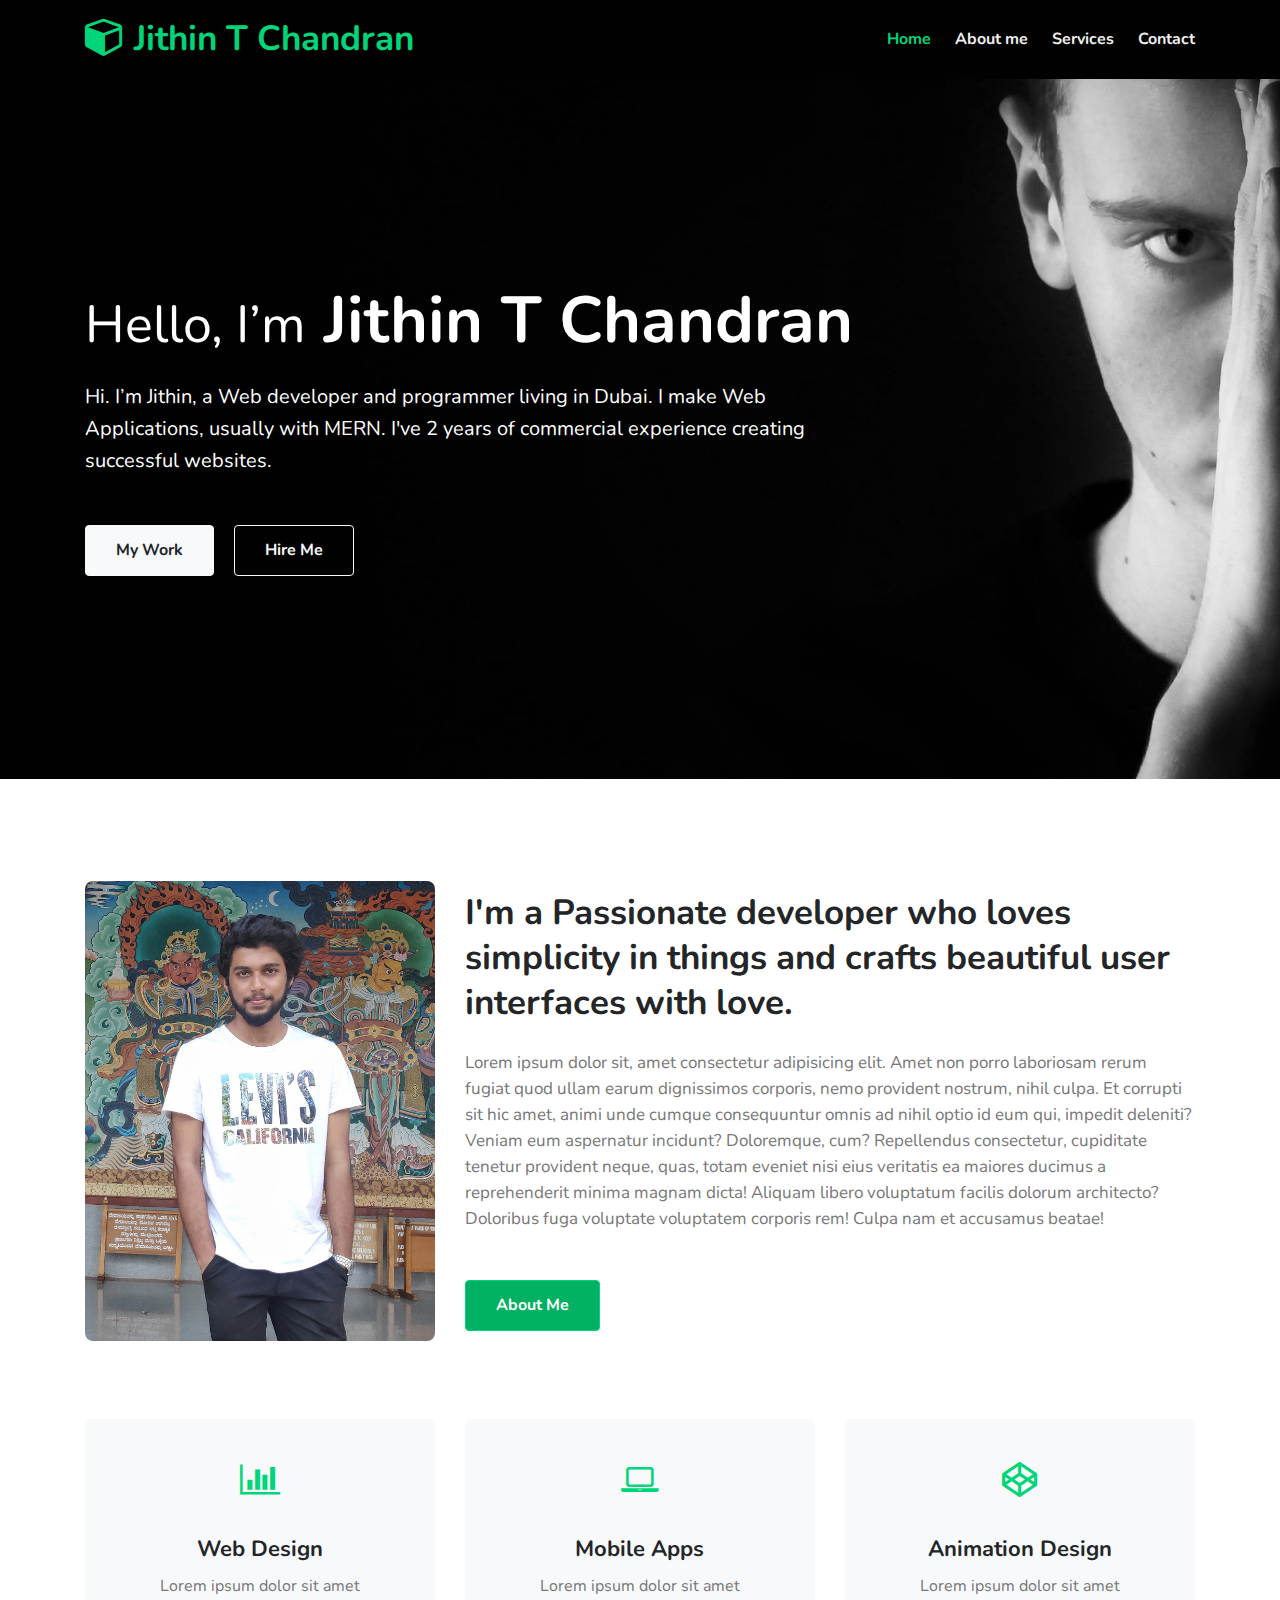
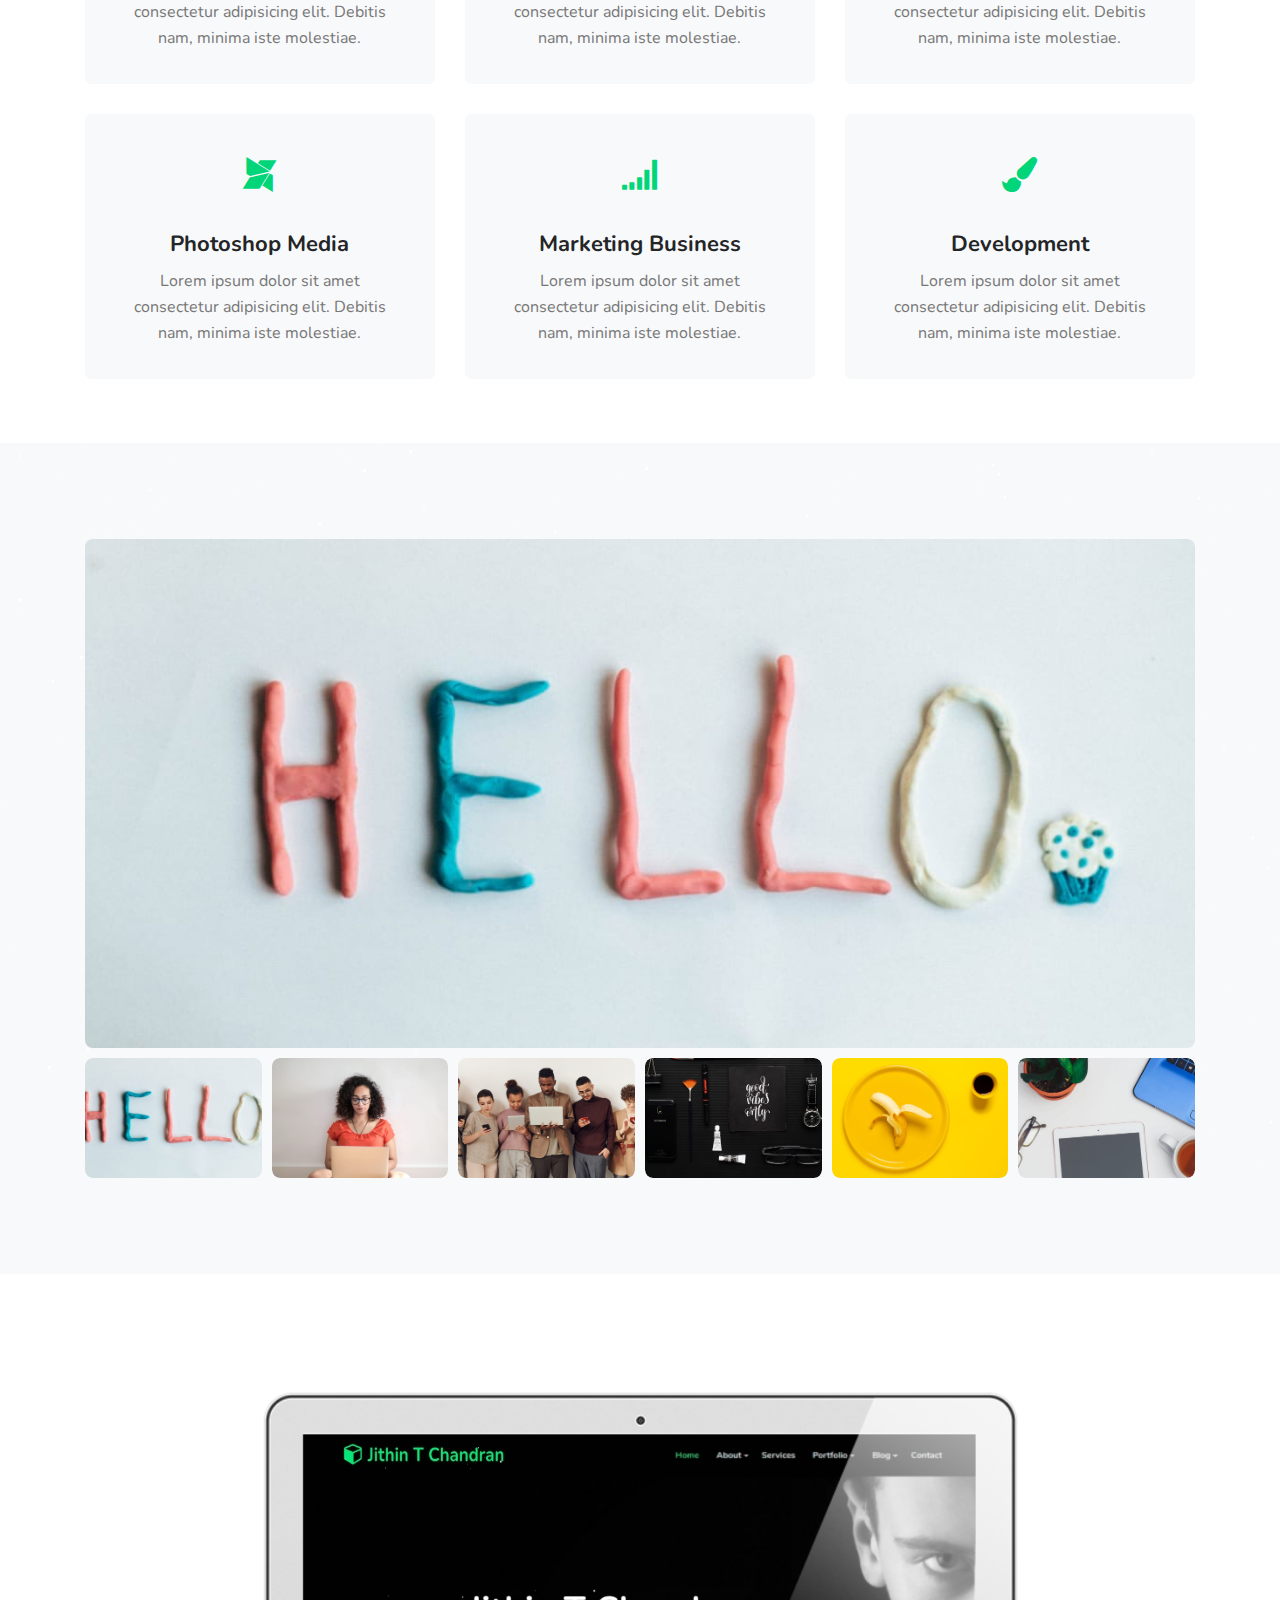
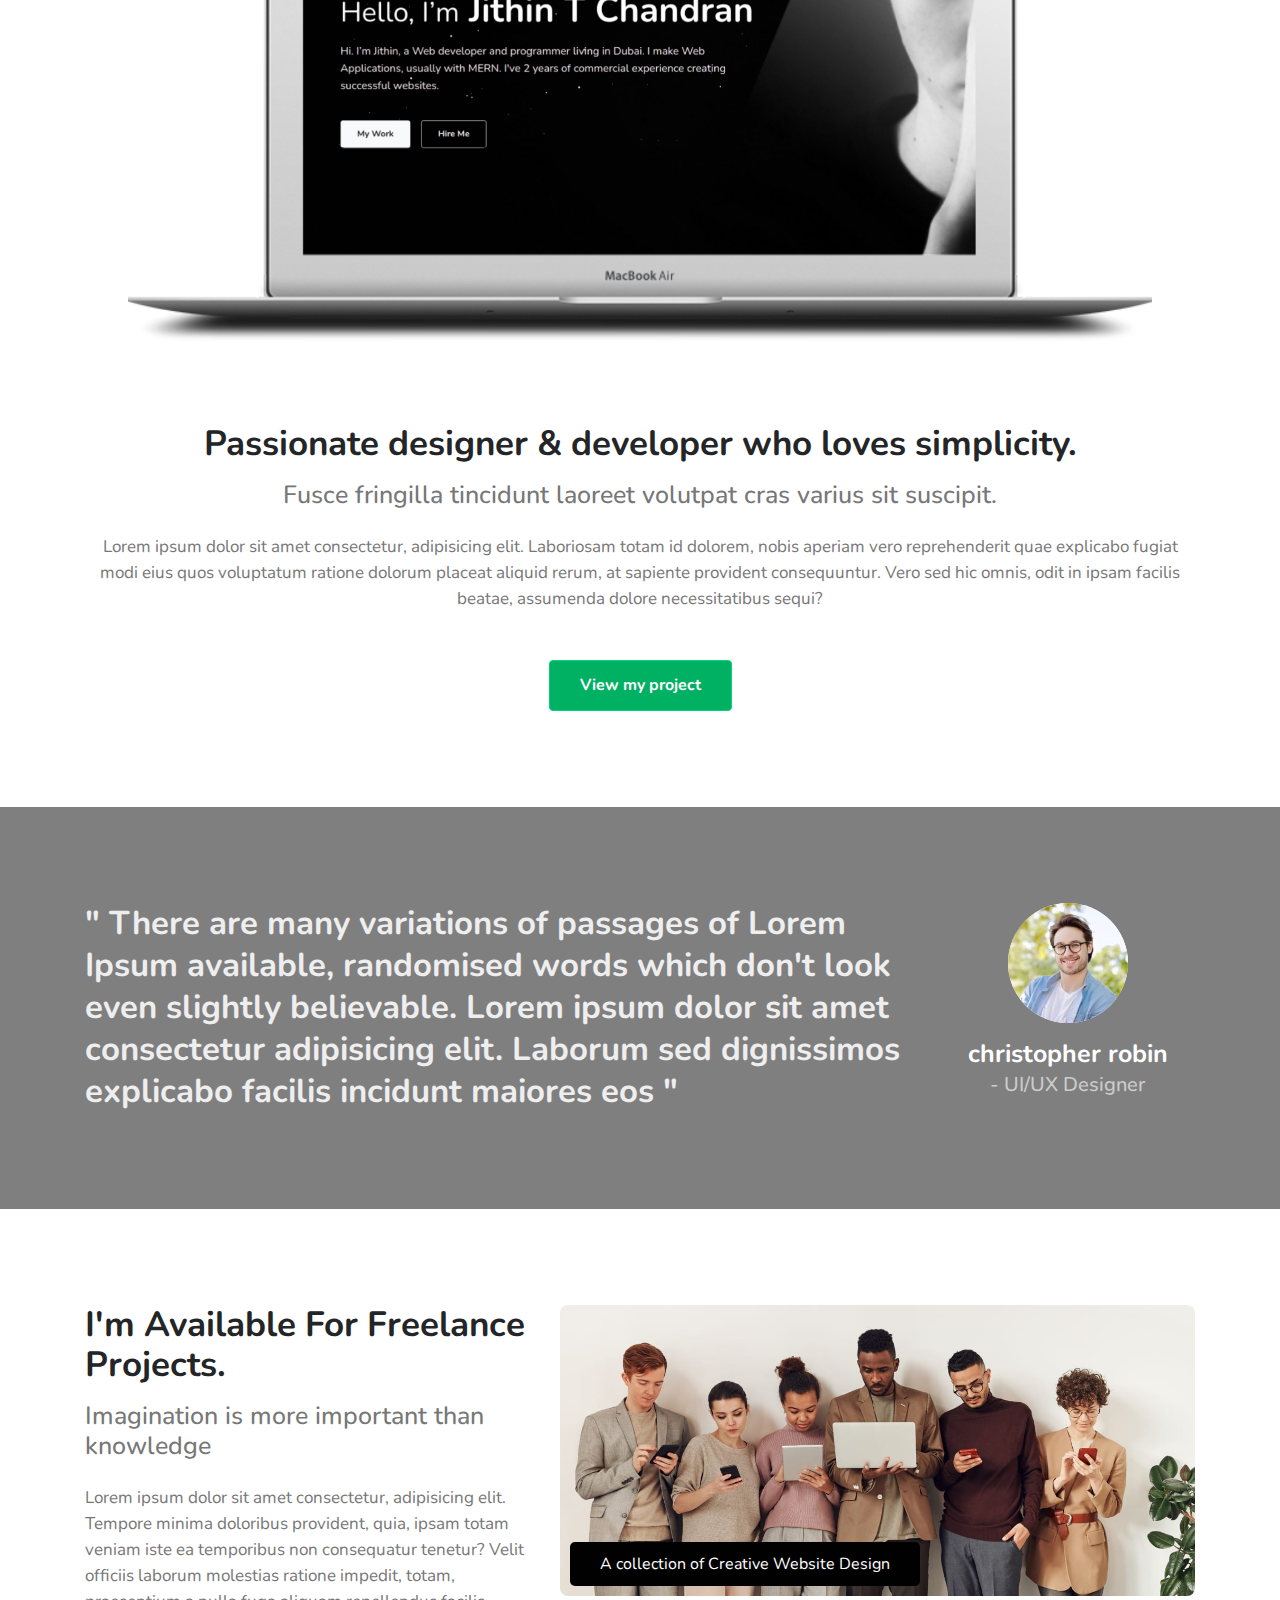
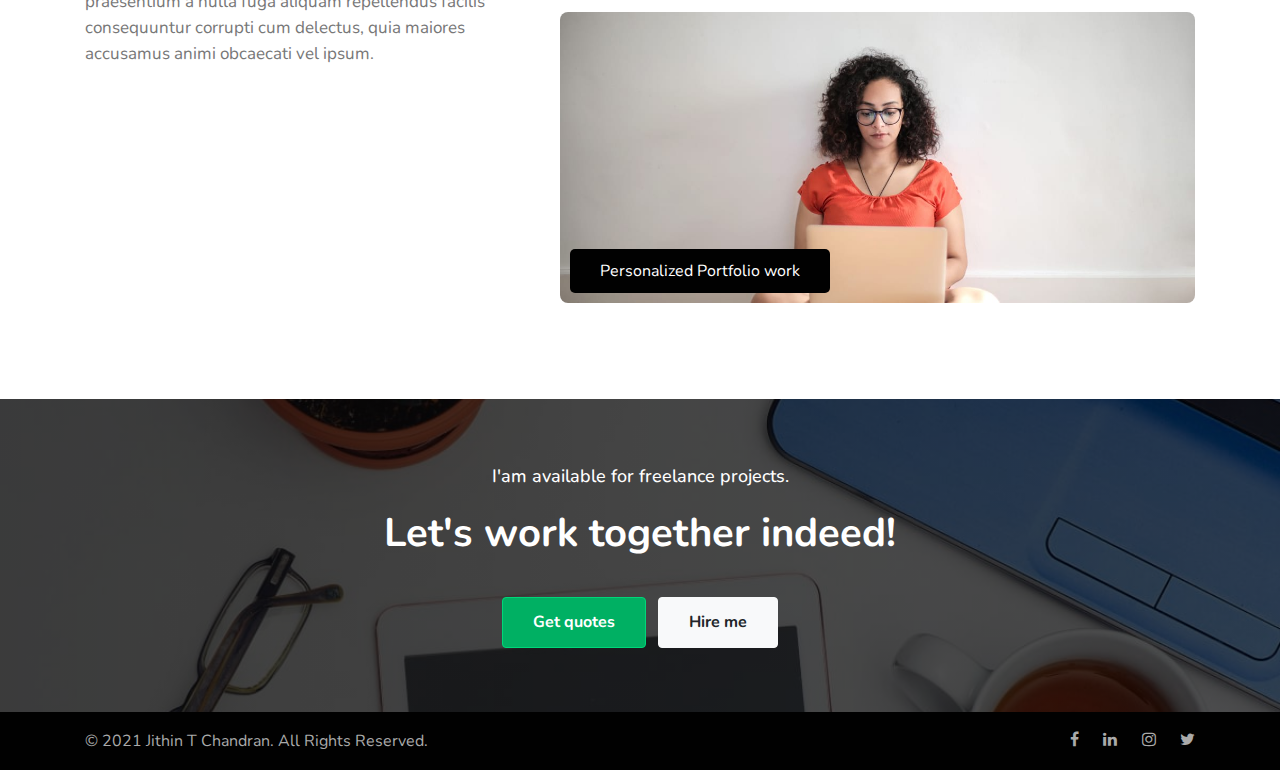
<file: starter/index.html>
<!doctype html>
<html lang="en">

<head>
  <!-- Required meta tags -->
  <meta charset="utf-8">
  <meta name="viewport" content="width=device-width, initial-scale=1, shrink-to-fit=no">

  <title>Jithin T Chandran</title>
  <meta name="keywords" content="Jithin T Chandran, Web developer, Auzzio, Front end web designer" />
  <link rel="icon" href="https://media-exp1.licdn.com/dms/image/C5603AQGc_AvHifvekA/profile-displayphoto-shrink_200_200/0/1610173479699?e=1624492800&v=beta&t=KFY4lPsWyFwlXbdUsfIwOdVzLFAPjejjeeGPY60iygs" type="image/gif" sizes="16x16">

  <!-- google fonts -->
  <link href="//fonts.googleapis.com/css?family=Nunito:400,700&display=swap" rel="stylesheet">

  <!-- Template CSS -->
  <link rel="stylesheet" href="assets/css/style-starter.css">

</head>

<body>
<!-- header -->
<header>
  <div class="gtl-header" id="home">
    <div class="container">
      <nav class="navbar navbar-expand-lg navbar-dark pl-0 pr-0">
        <a class="navbar-brand m-0" href="index.html"><span class="fa fa-cube"></span> Jithin T Chandran </a>
        <!-- if logo is image enable this   
            <a class="navbar-brand" href="#index.html">
                <img src="image-path" alt="Your logo" title="Your logo" style="height:35px;" />
            </a> -->
        <button class="navbar-toggler" type="button" data-toggle="collapse" data-target="#navbarNav" aria-controls="navbarNav" aria-expanded="false"
          aria-label="Toggle navigation">
          <span class="navbar-toggler-icon fa fa-bars"></span>
        </button>
        <div class="collapse navbar-collapse" id="navbarNav">
          <ul class="navbar-nav ml-auto">
            <li class="nav-item active mr-lg-4">
              <a class="nav-link pl-0 pr-0" href="index.html">Home <span class="sr-only">(current)</span></a>
            </li>
            <li class="nav-item mr-lg-4">
              <a class="nav-link pl-0 pr-0" href="about.html">About me</a>
            </li>
            <li class="nav-item mr-lg-4">
              <a class="nav-link pl-0 pr-0" href="services.html">Services</a>
            </li>
            <li class="nav-item">
              <a class="nav-link pl-0 pr-0" href="contact.html">Contact</a>
            </li>
          </ul>
        </div>
      </nav>
    </div>
  </div>
</header>
<!-- //header -->
<!--  Main banner section -->
<section class="gtl-main-banner">
  <div class="banner-view">
    <div class="banner-info container">
      <h3 class="banner-text"><small>Hello, I’m</small>
        Jithin T Chandran
      </h3>
      <p class="mt-3 mb-5"> Hi. I’m Jithin, a Web developer and programmer living in Dubai. I make Web Applications, usually with MERN. I've 2 years of commercial experience creating successful websites.
      </p><br>
      <a href="portfolio.html" class="btn btn-light btn-style mr-3">My Work</a>
      <a href="#about.html" class="btn btn-outline-light btn-style">Hire Me</a>
    </div>
  </div>

  <div id='stars'></div>
  <div id='stars2'></div>
  <div id='stars3'></div>
</section>
<!--  //Main banner section -->
<!-- gtl-content-photo-5 -->
<div class="gtl-content-photo-5 py-5" id="about">
	<div class="content-main pt-lg-5 pt-md-3 pb-0">
		<div class="container">
			<div class="row">
				<div class="col-lg-4 content-photo">
					<a href="#"><img src="assets/images/myimage.jpg" class="img-fluid" alt="content-photo"></a>
				</div>
				<div class="col-lg-8 content-left mt-lg-0 mt-5 ">
					<h3>I'm a Passionate developer who loves simplicity in things and crafts beautiful user interfaces with love.</h3>
					<p class="mb-0">Lorem ipsum dolor sit, amet consectetur adipisicing elit. Amet non porro laboriosam rerum fugiat quod ullam earum
						dignissimos corporis, nemo provident nostrum, nihil culpa. Et corrupti sit hic amet, animi unde cumque consequuntur omnis ad nihil optio
						id eum qui, impedit deleniti? Veniam eum aspernatur incidunt? Doloremque, cum? Repellendus consectetur, cupiditate tenetur provident
						neque, quas, totam eveniet nisi eius veritatis ea maiores ducimus a reprehenderit minima magnam dicta! Aliquam libero voluptatum facilis
						dolorum architecto? Doloribus fuga voluptate voluptatem corporis rem! Culpa nam et accusamus beatae!</p>
					<a href="about.html" class="btn-style btn-primary btn mt-lg-5 mt-4">About Me</a>
				</div>
			</div>
		</div>
	</div>
</div>
<!-- //gtl-content-photo-5 -->
<section class="gtl-services-block-3">
  <div class="features-main pb-5 pt-0 text-center">
    <div class="container pb-lg-3">
      <div class="row features">
        <div class="col-lg-4 col-md-6 feature-grid">
          <a href="#url">
            <div class="feature-body service1">
              <div class="feature-img">
                <span class="fa fa-bar-chart" aria-hidden="true"></span>
              </div>
              <div class="feature-info mt-4">
                <h3 class="feature-titel mb-2">Web Design</h3>
                <p class="feature-text">Lorem ipsum dolor sit amet consectetur adipisicing elit. Debitis nam, minima iste molestiae.
                </p>
              </div>
            </div>
          </a>
        </div>
        <div class="col-lg-4 col-md-6 feature-grid">
          <a href="#url">
            <div class="feature-body service2">
              <div class="feature-img">
                <span class="fa fa-laptop icon-fea" aria-hidden="true"></span>
              </div>
              <div class="feature-info mt-4">
                <h3 class="feature-titel mb-2">Mobile Apps</h3>
                <p class="feature-text">Lorem ipsum dolor sit amet consectetur adipisicing elit. Debitis nam, minima iste molestiae.
                </p>

              </div>
            </div>
          </a>
        </div>
        <div class="col-lg-4 col-md-6 feature-grid">
          <a href="#url">
            <div class="feature-body service3">
              <div class="feature-img">
                <span class="fa fa-codepen" aria-hidden="true"></span>
              </div>
              <div class="feature-info mt-4">
                <h3 class="feature-titel mb-2">Animation Design</h3>
                <p class="feature-text">Lorem ipsum dolor sit amet consectetur adipisicing elit. Debitis nam, minima iste molestiae.
                </p>
                <div class="hover">
                </div>
              </div>
            </div>
          </a>
        </div>
        <div class="col-lg-4 col-md-6 feature-grid">
          <a href="#url">
            <div class="feature-body service4">
              <div class="feature-img">
                <span class="fa fa-modx" aria-hidden="true"></span>
              </div>
              <div class="feature-info mt-4">
                <h3 class="feature-titel mb-2">Photoshop Media</h3>
                <p class="feature-text">Lorem ipsum dolor sit amet consectetur adipisicing elit. Debitis nam, minima iste molestiae.
                </p>
              </div>
            </div>
          </a>
        </div>
        <div class="col-lg-4 col-md-6 feature-grid">
          <a href="#url">
            <div class="feature-body service5">
              <div class="feature-img">
                <span class="fa fa-signal icon-fea" aria-hidden="true"></span>
              </div>
              <div class="feature-info mt-4">
                <h3 class="feature-titel mb-2">Marketing Business</h3>
                <p class="feature-text">Lorem ipsum dolor sit amet consectetur adipisicing elit. Debitis nam, minima iste molestiae.
                </p>
              </div>
            </div>
          </a>
        </div>
        <div class="col-lg-4 col-md-6 feature-grid">
          <a href="#url">
            <div class="feature-body service6">
              <div class="feature-img">
                <span class="fa fa-paint-brush icon-fea" aria-hidden="true"></span>
              </div>
              <div class="feature-info mt-4">
                <h3 class="feature-titel mb-2">Development</h3>
                <p class="feature-text">Lorem ipsum dolor sit amet consectetur adipisicing elit. Debitis nam, minima iste molestiae.
                </p>
              </div>
            </div>
          </a>
        </div>
      </div>
    </div>
  </div>
</section>
<!-- gallery-7 -->
<section class="gtl-gallery-7">
	<div class="gallery-7_sur py-5">
		<div class="container py-lg-5">
			<div id="container">
				<div class="galleryContainer">
					<div class="gallery">
						<input type="radio" name="controls" id="c1" checked><img class="galleryImage img-fluid" id="i1" src="assets/images/g1.jpg" class="img"
							alt="">
						<input type="radio" name="controls" id="c2"><img class="galleryImage img-fluid" id="i2" src="assets/images/g2.jpg" class="img" alt="">
						<input type="radio" name="controls" id="c3"><img class="galleryImage img-fluid" id="i3" src="assets/images/g3.jpg" class="img" alt="">
						<input type="radio" name="controls" id="c4"><img class="galleryImage img-fluid" id="i4" src="assets/images/g4.jpg" class="img" alt="">
						<input type="radio" name="controls" id="c5"><img class="galleryImage img-fluid" id="i5" src="assets/images/g5.jpg" class="img" alt="">
						<input type="radio" name="controls" id="c6"><img class="galleryImage img-fluid" id="i6" src="assets/images/g6.jpg" class="img" alt="">
					</div>
					<div class="thumbnails">
						<label class="thumbnailImage" for="c1"><img src="assets/images/g1.jpg" class="img img-fluid" alt=""></label>
						<label class="thumbnailImage" for="c2"><img src="assets/images/g2.jpg" class="img img-fluid" alt=""></label>
						<label class="thumbnailImage" for="c3"><img src="assets/images/g3.jpg" class="img img-fluid" alt=""></label>
						<label class="thumbnailImage" for="c4"><img src="assets/images/g4.jpg" class="img img-fluid" alt=""></label>
						<label class="thumbnailImage" for="c5"><img src="assets/images/g5.jpg" class="img img-fluid" alt=""></label>
						<label class="thumbnailImage" for="c6"><img src="assets/images/g6.jpg" class="img img-fluid" alt=""></label>

					</div>
				</div>
			</div>
		</div>
	</div>
</section>
<!-- //gallery-7 -->
<!-- iphone home block -->
<section class="gtl-blog py-5 text-center">
    <div class="container py-lg-5">
        <div class="row">
            <div class="col-lg-12">
                <div class="img-block">
                    <a href="#img">
                        <img src="assets/images/frame-mac.png" class="img-fluid" alt="image" />
                    </a>
                </div>
            </div>
        </div>
        <div class="row">
            <div class="col-lg-12">
                <h3>Passionate designer & developer who loves simplicity.</h3>
                <h5 class="mt-3">Fusce fringilla tincidunt laoreet volutpat cras varius sit suscipit.</h5>
                <p class="mt-4 mb-0"> Lorem ipsum dolor sit amet consectetur, adipisicing elit. Laboriosam totam id dolorem, nobis aperiam vero
                    reprehenderit quae explicabo fugiat modi eius quos voluptatum ratione dolorum placeat aliquid rerum, at sapiente provident
                    consequuntur. Vero sed hic omnis, odit in ipsam facilis beatae, assumenda dolore necessitatibus sequi?</p>
                <a href="blog1.html" class="btn-style btn-primary btn mt-lg-5 mt-4">View my project</a>
            </div>
            <!-- <div class="col-lg-3 col-6 pl-md-3 pl-2 mt-lg-0 mt-md-5 mt-4">
                <div class="img-block">
                    <a href="#img">
                        <img src="assets/images/p2.jpg" class="img-fluid" alt="image" />
                    </a>
                </div>
            </div> -->
        </div>
    </div>
</section>
<!-- //iphone home block -->
<!-- testimonial -->
<section class="gtl-quote-main" id="client">
    <div class="quote py-5">
        <div class="container py-lg-5">
            <div class="row">
                <div class="col-lg-9">
                    <h4>" There are many variations of passages of Lorem Ipsum available, randomised words which don't look even slightly believable.
                        Lorem ipsum dolor sit amet consectetur adipisicing elit. Laborum sed dignissimos explicabo facilis incidunt maiores eos "</h4>
                </div>
                <div class="col-lg-3 mt-lg-0 mt-3 text-lg-center tablet-grid">
                    <img src="assets/images/client1.jpg" alt="" class="img-fluid" />
                    <div>
                        <h6 class="mb-0 mt-lg-3">christopher robin</h6>
                        <h5 class="mt-1">- UI/UX Designer </h5>
                    </div>
                </div>
            </div>
        </div>
    </div>
</section>
<!-- //testimonial -->

<!-- home page blog-->
<section class="gtl-blog py-5">
    <div class="container py-lg-5 py-md-3">
        <div class="row">
            <div class="col-lg-5">
                <h3>I'm Available For Freelance Projects.</h3>
                <h5 class="mt-3">Imagination is more important than knowledge </h5>
                <p class="mt-4"> Lorem ipsum dolor sit amet consectetur, adipisicing elit. Tempore minima doloribus provident, quia, ipsam totam
                    veniam iste ea temporibus non consequatur tenetur? Velit officiis laborum molestias ratione impedit, totam, praesentium a nulla
                    fuga aliquam repellendus facilis consequuntur corrupti cum delectus, quia maiores accusamus animi obcaecati vel ipsum.</p>
            </div>
            <div class="col-lg-7 mt-lg-0 mt-4">
                <div class="img-block">
                    <a href="single.html">
                        <img src="assets/images/g3.jpg" class="img-fluid" alt="image" />
                        <span>A collection of Creative Website Design</span>
                    </a>
                </div>
                <div class="img-block mt-3">
                    <a href="single.html"> <img src="assets/images/g2.jpg" class="img-fluid" alt="image" />
                        <span>Personalized Portfolio work</span>
                    </a>
                </div>
            </div>
        </div>
    </div>
</section>
<!-- //home page blog-->
<!-- freelance hire me -->
<section class="gtl-grid-quote py-5">
    <div class="container py-lg-3">
        <h6>I'am available for freelance projects.</h6>
        <h3>Let's work together indeed!</h3>
        <a href="contact.html" class="btn-style btn-primary btn">Get quotes</a>
        <a href="contact.html" class="btn btn-style btn-light ml-2">Hire me</a>
    </div>
</section>
<!-- //freelance hire me -->

<!-- Footer -->
<footer>
  <section class="gtl-footers-1">
    <div class="footer py-3">
      <div class="container">
        <div class="footer-content">
          <div class="row">
            <div class="col-lg-8 footer-left">
              <p class="m-0">&copy; 2021 Jithin T Chandran. All Rights Reserved.</p>
            </div>
            <div class="col-lg-4 footer-right text-lg-right text-center mt-lg-0 mt-3">
              <ul class="social m-0 p-0">
                <li><a href="https://www.facebook.com/JithinTChandran"><span class="fa fa-facebook"></span></a></li>
                <li><a href="https://www.linkedin.com/in/jithin-t-chandran-577aaa1ba"><span class="fa fa-linkedin"></span></a></li>
                <li><a href="https://www.instagram.com/itz_gt_/"><span class="fa fa-instagram"></span></a></li>
                <li><a href="https://twitter.com/"><span class="fa fa-twitter"></span></a></li>
              </ul>
            </div>
          </div>
        </div>
      </div>
    </div>
  </section>
</footer>
<!-- //Footer -->

<!-- move top -->
<button onclick="topFunction()" id="movetop" class="editContent" title="Go to top">
  <span class="fa fa-angle-up"></span>
</button>
<script>
  // When the user scrolls down 20px from the top of the document, show the button
  window.onscroll = function () {
    scrollFunction()
  };

  function scrollFunction() {
    if (document.body.scrollTop > 20 || document.documentElement.scrollTop > 20) {
      document.getElementById("movetop").style.display = "block";
    } else {
      document.getElementById("movetop").style.display = "none";
    }
  }

  // When the user clicks on the button, scroll to the top of the document
  function topFunction() {
    document.body.scrollTop = 0;
    document.documentElement.scrollTop = 0;
  }
</script>
<!-- /move top -->

<!-- common jquery -->
<script src="assets/js/jquery-3.3.1.min.js"></script>
<!-- //common jquery -->

<!-- disable body scroll which navbar is in active -->
<script>
  $(function () {
    $('.navbar-toggler').click(function () {
      $('body').toggleClass('noscroll');
    })
  });
</script>
<!-- disable body scroll which navbar is in active -->


<!-- for blog carousel slider -->
<script src="assets/js/owl.carousel.js"></script>
<script>
  $(document).ready(function () {
    var owl = $('.owl-carousel');
    owl.owlCarousel({
      stagePadding: 20,
      margin: 15,
      nav: false,
      loop: false,
      responsive: {
        0: {
          items: 1
        },
        600: {
          items: 2
        },
        1000: {
          items: 3
        }
      }
    })
  })
</script>
<!-- //for blog carousel slider -->


<!-- stats number counter-->
<script src="assets/js/jquery.waypoints.min.js"></script>
<script src="assets/js/jquery.countup.js"></script>
<script>
  $('.counter').countUp();
</script>
<!-- //stats number counter -->

<!-- jQuery-Photo-filter-lightbox-portfolio-plugin -->
<script src="assets/js/jquery-1.7.2.js"></script>
<script src="assets/js/jquery.quicksand.js"></script>
<script src="assets/js/script.js"></script>
<script src="assets/js/jquery.prettyPhoto.js"></script>
<!-- //jQuery-Photo-filter-lightbox-portfolio-plugin -->

<!--  bootstrap js -->
<script src="assets/js/bootstrap.min.js"></script>
<!--  //bootstrap js -->

</body>

</html>
</file>
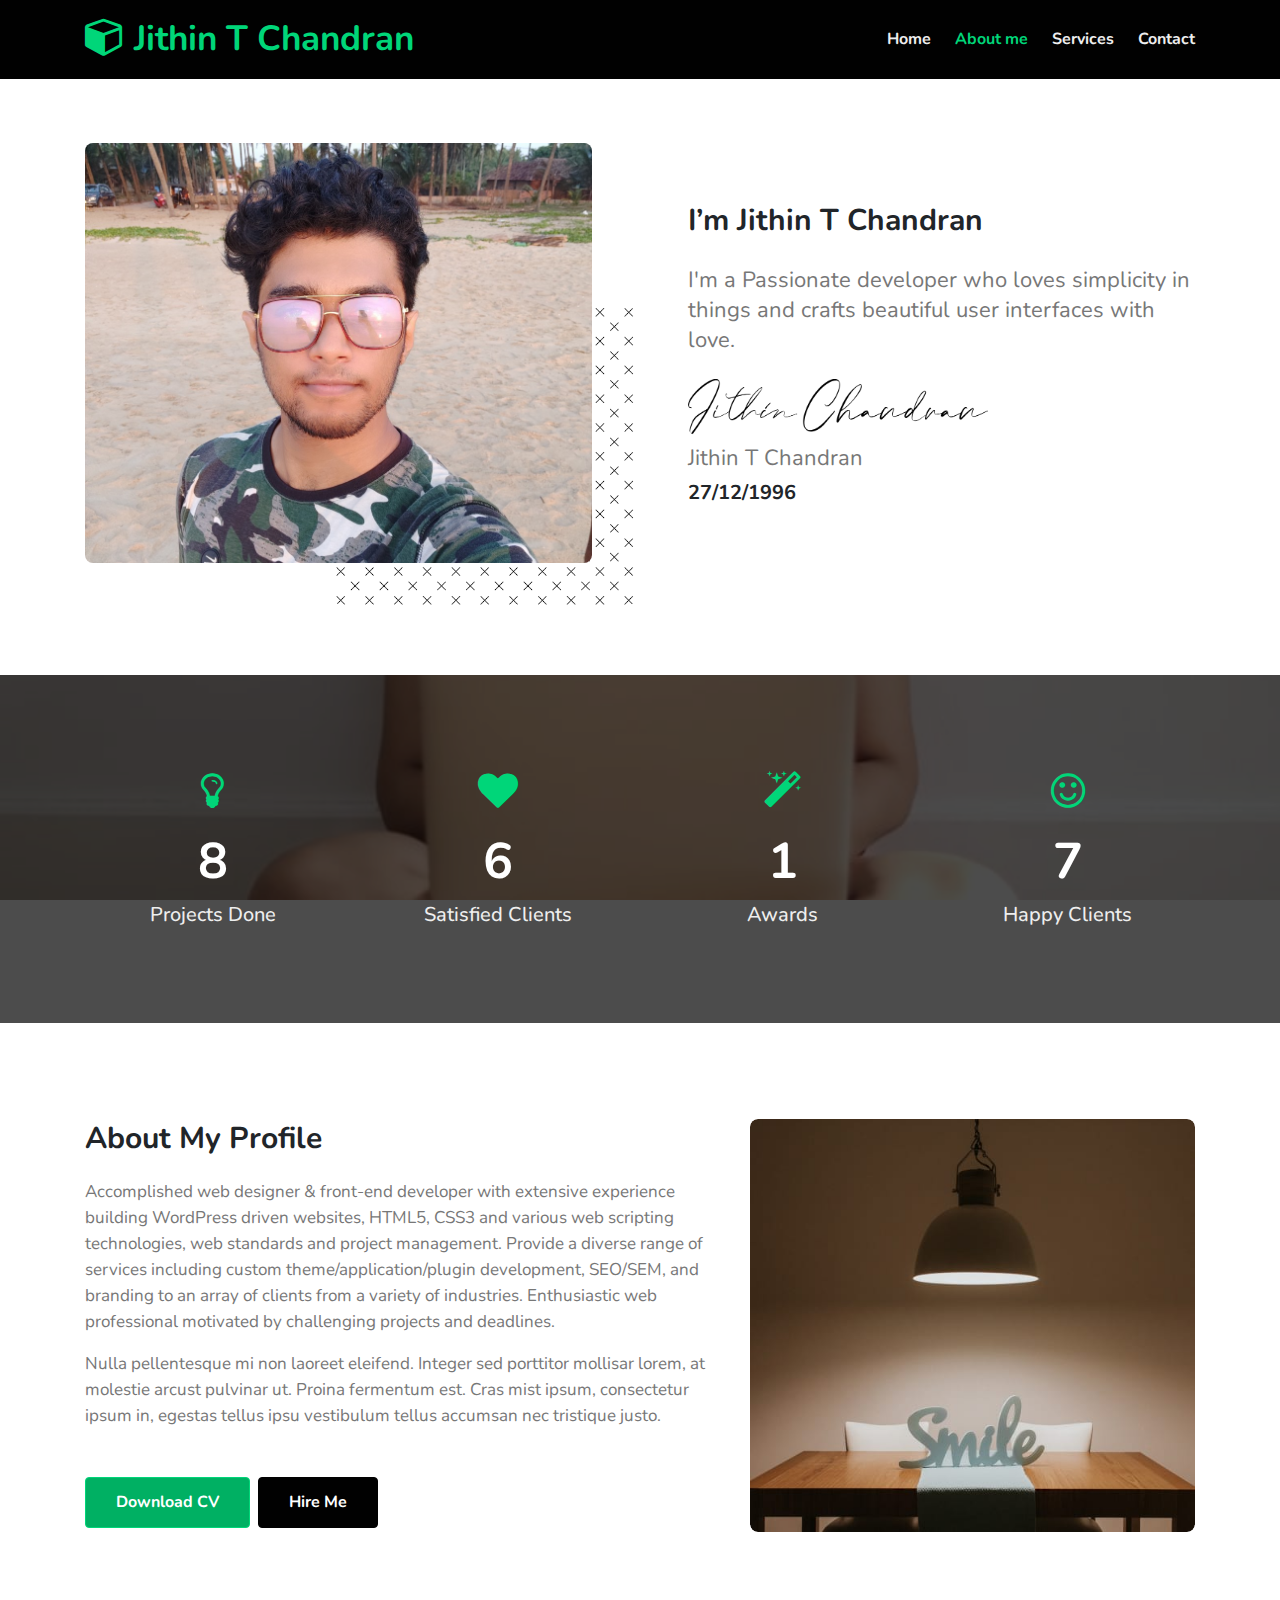
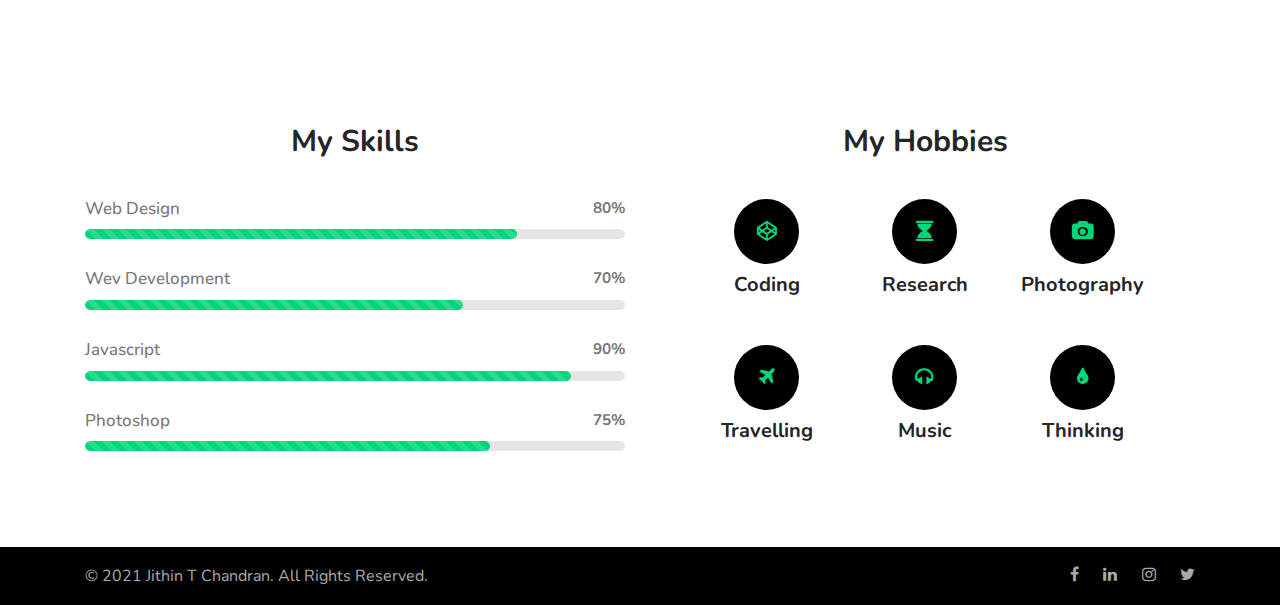
<file: starter/about.html>
<!--
Author: W3layouts
Author URL: http://w3layouts.com
-->
<!doctype html>
<html lang="en">

<head>
  <!-- Required meta tags -->
  <meta charset="utf-8">
  <meta name="viewport" content="width=device-width, initial-scale=1, shrink-to-fit=no">

  <title>Jithin T Chandran</title>
  <link rel="icon" href="https://media-exp1.licdn.com/dms/image/C5603AQGc_AvHifvekA/profile-displayphoto-shrink_200_200/0/1610173479699?e=1624492800&v=beta&t=KFY4lPsWyFwlXbdUsfIwOdVzLFAPjejjeeGPY60iygs" type="image/gif" sizes="16x16">
  <!-- google fonts -->
  <link href="//fonts.googleapis.com/css?family=Nunito:400,700&display=swap" rel="stylesheet">

  <!-- Template CSS -->
  <link rel="stylesheet" href="assets/css/style-starter.css">

</head>

<body>
<!-- header -->
<header>
  <div class="gtl-header" id="home">
    <div class="container">
      <nav class="navbar navbar-expand-lg navbar-dark pl-0 pr-0">
        <a class="navbar-brand m-0" href="index.html"><span class="fa fa-cube"></span> Jithin T Chandran </a>
        <!-- if logo is image enable this   
            <a class="navbar-brand" href="#index.html">
                <img src="image-path" alt="Your logo" title="Your logo" style="height:35px;" />
            </a> -->
        <button class="navbar-toggler" type="button" data-toggle="collapse" data-target="#navbarNav" aria-controls="navbarNav" aria-expanded="false"
          aria-label="Toggle navigation">
          <span class="navbar-toggler-icon fa fa-bars"></span>
        </button>
        <div class="collapse navbar-collapse" id="navbarNav">
          <ul class="navbar-nav ml-auto">
            <li class="nav-item mr-lg-4">
              <a class="nav-link pl-0 pr-0" href="index.html">Home <span class="sr-only">(current)</span></a>
            </li>
            <li class="nav-item active mr-lg-4">
              <a class="nav-link pl-0 pr-0" href="about.html">About me</a>
            </li>
            <li class="nav-item mr-lg-4">
              <a class="nav-link pl-0 pr-0" href="services.html">Services</a>
            </li>
            <li class="nav-item">
              <a class="nav-link pl-0 pr-0" href="contact.html">Contact</a>
            </li>
          </ul>
        </div>
      </nav>
    </div>
  </div>
</header>
<!-- //header -->
<!-- about me -->
<div class="gtl-about py-5">
    <div class="container py-lg-3">
        <div class="row about-content mb-lg-5">
            <div class="col-lg-6 pr-md-5">
                <div class="image-block">
                    <img src="assets/images/me.jpg" class="img-fluid myphoto" alt="my photo" />
                    <img src="assets/images/cross.png" class="img-fluid pos" alt="dots" />
                </div>
            </div>
            <div class="col-lg-6 info pl-lg-5 mt-lg-0 mt-5 pt-lg-0 pt-3 align-center">
                <h4 class="">I’m Jithin T Chandran</h4>
                <p class="mt-md-4 mt-3 mb-0">I'm a Passionate developer who loves simplicity in things and crafts beautiful user interfaces with love.</p>
                <img src="assets/images/signature.png" class="img-fluid signature mt-4 mb-2" width="300px" alt="my photo" />
                <p class="m-0 mb-2">Jithin T Chandran</p>
                <h6>27/12/1996</h6>
            </div>
        </div>
    </div>
</div>
<!-- //about me -->
<!-- stats -->
<section class="gtl-stats py-lg-5 py-4" id="stats">
    <div class="gallery-inner container py-md-5 py-4">
        <div class="row stats-con text-white">
            <div class="col-sm-3 col-6 stats_info counter_grid">
                <span class="fa fa-lightbulb-o"></span>
                <p class="counter">23</p>
                <h4>Projects Done</h4>
            </div>
            <div class="col-sm-3 col-6 stats_info counter_grid1">
                <span class="fa fa-heart"></span>
                <p class="counter">19</p>
                <h4>Satisfied Clients</h4>
            </div>
            <div class="col-sm-3 col-6 stats_info counter_grid mt-sm-0 mt-5">
                <span class="fa fa-magic"></span>
                <p class="counter">3</p>
                <h4>Awards</h4>
            </div>
            <div class="col-sm-3 col-6 stats_info counter_grid2 mt-sm-0 mt-5">
                <span class="fa fa-smile-o"></span>
                <p class="counter">22</p>
                <h4>Happy Clients</h4>
            </div>
        </div>
    </div>
</section>
<!-- //stats -->
<!-- about my profile -->
<section class="gtl-about-bottom py-5" id="about">
    <div class="container py-lg-5 py-md-3">
        <div class="row middle-grids">
            <div class="col-lg-7 advantage-grid-info">
                <div class="advantage_left">
                    <h4>About my profile </h4>
                    <p class="mb-3">Accomplished web designer & front-end developer with extensive experience
                        building WordPress driven websites, HTML5, CSS3 and various web scripting technologies,
                        web standards and project management. Provide a diverse range of services including custom
                        theme/application/plugin development, SEO/SEM, and branding to an array of clients from a
                        variety of industries. Enthusiastic web professional motivated by challenging projects and
                        deadlines.</p>
                    <p class="mb-0">Nulla pellentesque mi non laoreet eleifend. Integer sed porttitor mollisar
                        lorem, at molestie arcust pulvinar ut. Proina fermentum est. Cras mist ipsum, consectetur
                        ipsum in, egestas tellus ipsu vestibulum tellus accumsan nec tristique justo.
                    </p>
                    <a href="resume.html" class="btn-style btn-primary btn mt-lg-5 mt-4">Download CV</a>
                    <a href="contact.html" class="btn-style btn-secondary btn mt-lg-5 mt-4 ml-1">Hire Me</a>
                </div>
            </div>
            <div class="col-lg-5 advantage-grid-info1">
                <div class="advantage_left1 mt-lg-0 mt-5">
                    <img src="assets/images/about.jpg" class="img img-fluid" alt="">
                </div>
            </div>
        </div>
    </div>
</section>
<!-- //about my profile -->
<!-- skills and hobbies -->
<div class="gtl-skills py-5" id="skills">
    <div class="container py-lg-5 py-md-3">
        <div class="modal-spa">
            <div class="row skills">
                <div class="col-lg-6 bar-grids bargrids-left">
                    <h4> My Skills </h4>
                    <h6>web design <span> 80% </span></h6>
                    <div class="progress">
                        <div class="progress-bar progress-bar-striped active editContent" style="width: 80%">
                        </div>
                    </div>
                    <h6>wev development <span> 70% </span></h6>
                    <div class="progress  w3-bar-grids">
                        <div class="progress-bar progress-bar-striped active" style="width: 70%">
                        </div>
                    </div>
                    <h6>Javascript<span>90% </span></h6>
                    <div class="progress  w3-bar-grids">
                        <div class="progress-bar progress-bar-striped active" style="width: 90%">
                        </div>
                    </div>
                    <h6>Photoshop <span> 75% </span></h6>
                    <div class="progress  w3-bar-grids prgs-w3-last">
                        <div class="progress-bar progress-bar-striped active" style="width: 75%">
                        </div>
                    </div>
                </div>
                <div class="col-lg-6 bar-grids w3-bar-grids mt-lg-0 mt-5">
                    <h4> My Hobbies </h4>
                    <div class="row pl-lg-5 pr-lg-5">
                        <div class="col-4 hobbies-grid1 grid1">
                            <div class="icon-bg">
                                <span class="fa fa-codepen"></span>
                            </div>
                            <h5>Coding</h5>
                        </div>
                        <div class="col-4 hobbies-grid1 grid2">
                            <div class="icon-bg">
                                <span class="fa fa-hourglass"></span>
                            </div>
                            <h5>Research</h5>
                        </div>
                        <div class="col-4 hobbies-grid1 grid3">
                            <div class="icon-bg">
                                <span class="fa fa-camera"></span>
                            </div>
                            <h5>Photography</h5>
                        </div>
                        <div class="col-4 hobbies-grid1 grid4">
                            <div class="icon-bg">
                                <span class="fa fa-plane"></span>
                            </div>
                            <h5>Travelling</h5>
                        </div>
                        <div class="col-4 hobbies-grid1 grid5">
                            <div class="icon-bg">
                                <span class="fa fa-headphones"></span>
                            </div>
                            <h5>Music</h5>
                        </div>
                        <div class="col-4 hobbies-grid1 grid6">
                            <div class="icon-bg">
                                <span class="fa fa-tint"></span>
                            </div>
                            <h5>Thinking</h5>
                        </div>
                    </div>
                </div>
            </div>
        </div>
    </div>
</div>
<!-- //skills and hobbies -->
<!-- Footer -->
<footer>
  <section class="gtl-footers-1">
    <div class="footer py-3">
      <div class="container">
        <div class="footer-content">
          <div class="row">
            <div class="col-lg-8 footer-left">
              <p class="m-0">&copy; 2021 Jithin T Chandran. All Rights Reserved.</p>
            </div>
            <div class="col-lg-4 footer-right text-lg-right text-center mt-lg-0 mt-3">
              <ul class="social m-0 p-0">
                <li><a href="https://www.facebook.com/JithinTChandran"><span class="fa fa-facebook"></span></a></li>
                <li><a href="https://www.linkedin.com/in/jithin-t-chandran-577aaa1ba"><span class="fa fa-linkedin"></span></a></li>
                <li><a href="https://www.instagram.com/itz_gt_/"><span class="fa fa-instagram"></span></a></li>
                <li><a href="https://twitter.com/"><span class="fa fa-twitter"></span></a></li>
              </ul>
            </div>
          </div>
        </div>
      </div>
    </div>
  </section>
</footer>
<!-- //Footer -->

<!-- move top -->
<button onclick="topFunction()" id="movetop" class="editContent" title="Go to top">
  <span class="fa fa-angle-up"></span>
</button>
<script>
  // When the user scrolls down 20px from the top of the document, show the button
  window.onscroll = function () {
    scrollFunction()
  };

  function scrollFunction() {
    if (document.body.scrollTop > 20 || document.documentElement.scrollTop > 20) {
      document.getElementById("movetop").style.display = "block";
    } else {
      document.getElementById("movetop").style.display = "none";
    }
  }

  // When the user clicks on the button, scroll to the top of the document
  function topFunction() {
    document.body.scrollTop = 0;
    document.documentElement.scrollTop = 0;
  }
</script>
<!-- /move top -->

<!-- common jquery -->
<script src="assets/js/jquery-3.3.1.min.js"></script>
<!-- //common jquery -->

<!-- disable body scroll which navbar is in active -->
<script>
  $(function () {
    $('.navbar-toggler').click(function () {
      $('body').toggleClass('noscroll');
    })
  });
</script>
<!-- disable body scroll which navbar is in active -->


<!-- for blog carousel slider -->
<script src="assets/js/owl.carousel.js"></script>
<script>
  $(document).ready(function () {
    var owl = $('.owl-carousel');
    owl.owlCarousel({
      stagePadding: 20,
      margin: 15,
      nav: false,
      loop: false,
      responsive: {
        0: {
          items: 1
        },
        600: {
          items: 2
        },
        1000: {
          items: 3
        }
      }
    })
  })
</script>
<!-- //for blog carousel slider -->


<!-- stats number counter-->
<script src="assets/js/jquery.waypoints.min.js"></script>
<script src="assets/js/jquery.countup.js"></script>
<script>
  $('.counter').countUp();
</script>
<!-- //stats number counter -->

<!-- jQuery-Photo-filter-lightbox-portfolio-plugin -->
<script src="assets/js/jquery-1.7.2.js"></script>
<script src="assets/js/jquery.quicksand.js"></script>
<script src="assets/js/script.js"></script>
<script src="assets/js/jquery.prettyPhoto.js"></script>
<!-- //jQuery-Photo-filter-lightbox-portfolio-plugin -->

<!--  bootstrap js -->
<script src="assets/js/bootstrap.min.js"></script>
<!--  //bootstrap js -->

</body>

</html>
</file>
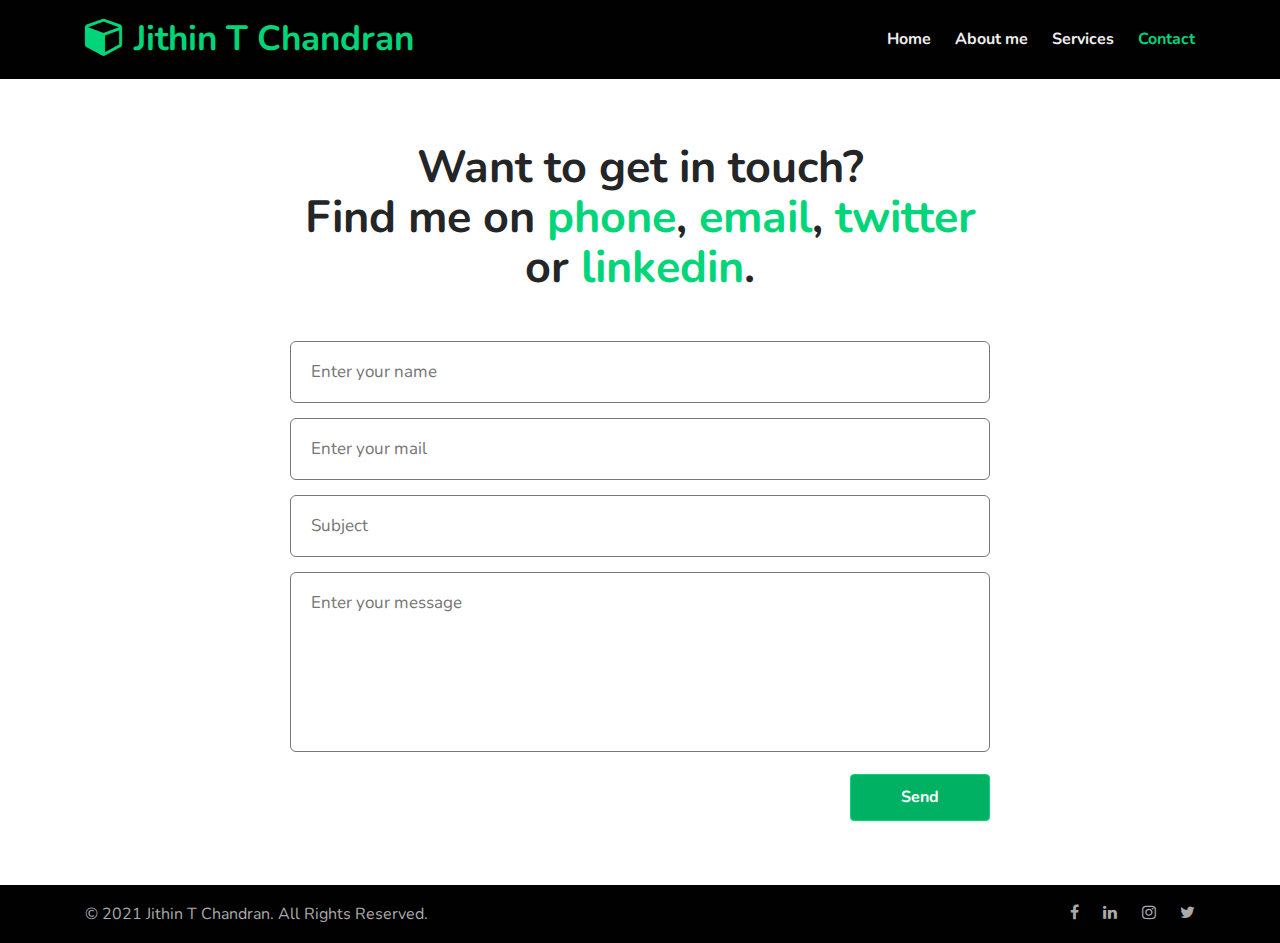
<file: starter/contact.html>
<!--
Author: W3layouts
Author URL: http://w3layouts.com
-->
<!doctype html>
<html lang="en">

<head>
  <!-- Required meta tags -->
  <meta charset="utf-8">
  <meta name="viewport" content="width=device-width, initial-scale=1, shrink-to-fit=no">

  <title>Jithin T Chandran</title>
  <link rel="icon" href="https://media-exp1.licdn.com/dms/image/C5603AQGc_AvHifvekA/profile-displayphoto-shrink_200_200/0/1610173479699?e=1624492800&v=beta&t=KFY4lPsWyFwlXbdUsfIwOdVzLFAPjejjeeGPY60iygs" type="image/gif" sizes="16x16">
  <!-- google fonts -->
  <link href="//fonts.googleapis.com/css?family=Nunito:400,700&display=swap" rel="stylesheet">

  <!-- Template CSS -->
  <link rel="stylesheet" href="assets/css/style-starter.css">

</head>

<body>
<!-- header -->
<header>
  <div class="gtl-header" id="home">
    <div class="container">
      <nav class="navbar navbar-expand-lg navbar-dark pl-0 pr-0">
        <a class="navbar-brand m-0" href="index.html"><span class="fa fa-cube"></span> Jithin T Chandran </a>
        <!-- if logo is image enable this   
            <a class="navbar-brand" href="#index.html">
                <img src="image-path" alt="Your logo" title="Your logo" style="height:35px;" />
            </a> -->
        <button class="navbar-toggler" type="button" data-toggle="collapse" data-target="#navbarNav" aria-controls="navbarNav" aria-expanded="false"
          aria-label="Toggle navigation">
          <span class="navbar-toggler-icon fa fa-bars"></span>
        </button>
        <div class="collapse navbar-collapse" id="navbarNav">
          <ul class="navbar-nav ml-auto">
            <li class="nav-item mr-lg-4">
              <a class="nav-link pl-0 pr-0" href="index.html">Home <span class="sr-only">(current)</span></a>
            </li>
            <li class="nav-item mr-lg-4">
              <a class="nav-link pl-0 pr-0" href="about.html">About me</a>
            </li>
            <li class="nav-item mr-lg-4">
              <a class="nav-link pl-0 pr-0" href="services.html">Services</a>
            </li>
            <li class="nav-item active">
              <a class="nav-link pl-0 pr-0" href="contact.html">Contact</a>
            </li>
          </ul>
        </div>
      </nav>
    </div>
  </div>
</header>
<!-- //header -->
<!-- contact form -->
<section class="gtl-contacts-12 py-5" id="contact">
	<div class="container py-md-3">
		<div class="contacts12-main">
			<div class="title-section">
				<h3 class="main-title-w3 mb-md-5 mb-4">Want to get in touch? <br>Find me on
					<a href="tel:+12-331-456-789" class="editContent">phone</a>,
					<a href="mailto:mymail@mail.com" class="editContent">email</a>,
					<a href="#twitter" class="editContent">twitter</a>
					or <a href="#linkedin" class="editContent">linkedin</a>.</h3>
			</div>
			<form action="https://sendmail.w3layouts.com/submitForm" method="post" class="">
				<div class="main-input">
					<input type="text" name="w3lName" placeholder="Enter your name" class="contact-input" required="" />
					<input type="email" name="w3lSender" placeholder="Enter your mail" class="contact-input" required="" />
					<input type="email" name="w3lSubject" placeholder="Subject" class="contact-input" />
					<textarea class="contact-textarea contact-input" name="w3lMessage" placeholder="Enter your message" required=""></textarea>
				</div>
				<div class="text-right">
					<button class="btn-primary btn btn-style">Send</button>
				</div>
			</form>
		</div>
	</div>
</section>
<!-- //contact form -->
<!-- Footer -->
<footer>
  <section class="gtl-footers-1">
    <div class="footer py-3">
      <div class="container">
        <div class="footer-content">
          <div class="row">
            <div class="col-lg-8 footer-left">
              <p class="m-0">&copy; 2021 Jithin T Chandran. All Rights Reserved.</p>
            </div>
            <div class="col-lg-4 footer-right text-lg-right text-center mt-lg-0 mt-3">
              <ul class="social m-0 p-0">
                <li><a href="https://www.facebook.com/JithinTChandran"><span class="fa fa-facebook"></span></a></li>
                <li><a href="https://www.linkedin.com/in/jithin-t-chandran-577aaa1ba"><span class="fa fa-linkedin"></span></a></li>
                <li><a href="https://www.instagram.com/itz_gt_/"><span class="fa fa-instagram"></span></a></li>
                <li><a href="https://twitter.com/"><span class="fa fa-twitter"></span></a></li>
              </ul>
            </div>
          </div>
        </div>
      </div>
    </div>
  </section>
</footer>
<!-- //Footer -->

<!-- move top -->
<button onclick="topFunction()" id="movetop" class="editContent" title="Go to top">
  <span class="fa fa-angle-up"></span>
</button>
<script>
  // When the user scrolls down 20px from the top of the document, show the button
  window.onscroll = function () {
    scrollFunction()
  };

  function scrollFunction() {
    if (document.body.scrollTop > 20 || document.documentElement.scrollTop > 20) {
      document.getElementById("movetop").style.display = "block";
    } else {
      document.getElementById("movetop").style.display = "none";
    }
  }

  // When the user clicks on the button, scroll to the top of the document
  function topFunction() {
    document.body.scrollTop = 0;
    document.documentElement.scrollTop = 0;
  }
</script>
<!-- /move top -->

<!-- common jquery -->
<script src="assets/js/jquery-3.3.1.min.js"></script>
<!-- //common jquery -->

<!-- disable body scroll which navbar is in active -->
<script>
  $(function () {
    $('.navbar-toggler').click(function () {
      $('body').toggleClass('noscroll');
    })
  });
</script>
<!-- disable body scroll which navbar is in active -->


<!-- for blog carousel slider -->
<script src="assets/js/owl.carousel.js"></script>
<script>
  $(document).ready(function () {
    var owl = $('.owl-carousel');
    owl.owlCarousel({
      stagePadding: 20,
      margin: 15,
      nav: false,
      loop: false,
      responsive: {
        0: {
          items: 1
        },
        600: {
          items: 2
        },
        1000: {
          items: 3
        }
      }
    })
  })
</script>
<!-- //for blog carousel slider -->


<!-- stats number counter-->
<script src="assets/js/jquery.waypoints.min.js"></script>
<script src="assets/js/jquery.countup.js"></script>
<script>
  $('.counter').countUp();
</script>
<!-- //stats number counter -->

<!-- jQuery-Photo-filter-lightbox-portfolio-plugin -->
<script src="assets/js/jquery-1.7.2.js"></script>
<script src="assets/js/jquery.quicksand.js"></script>
<script src="assets/js/script.js"></script>
<script src="assets/js/jquery.prettyPhoto.js"></script>
<!-- //jQuery-Photo-filter-lightbox-portfolio-plugin -->

<!--  bootstrap js -->
<script src="assets/js/bootstrap.min.js"></script>
<!--  //bootstrap js -->

</body>

</html>
</file>
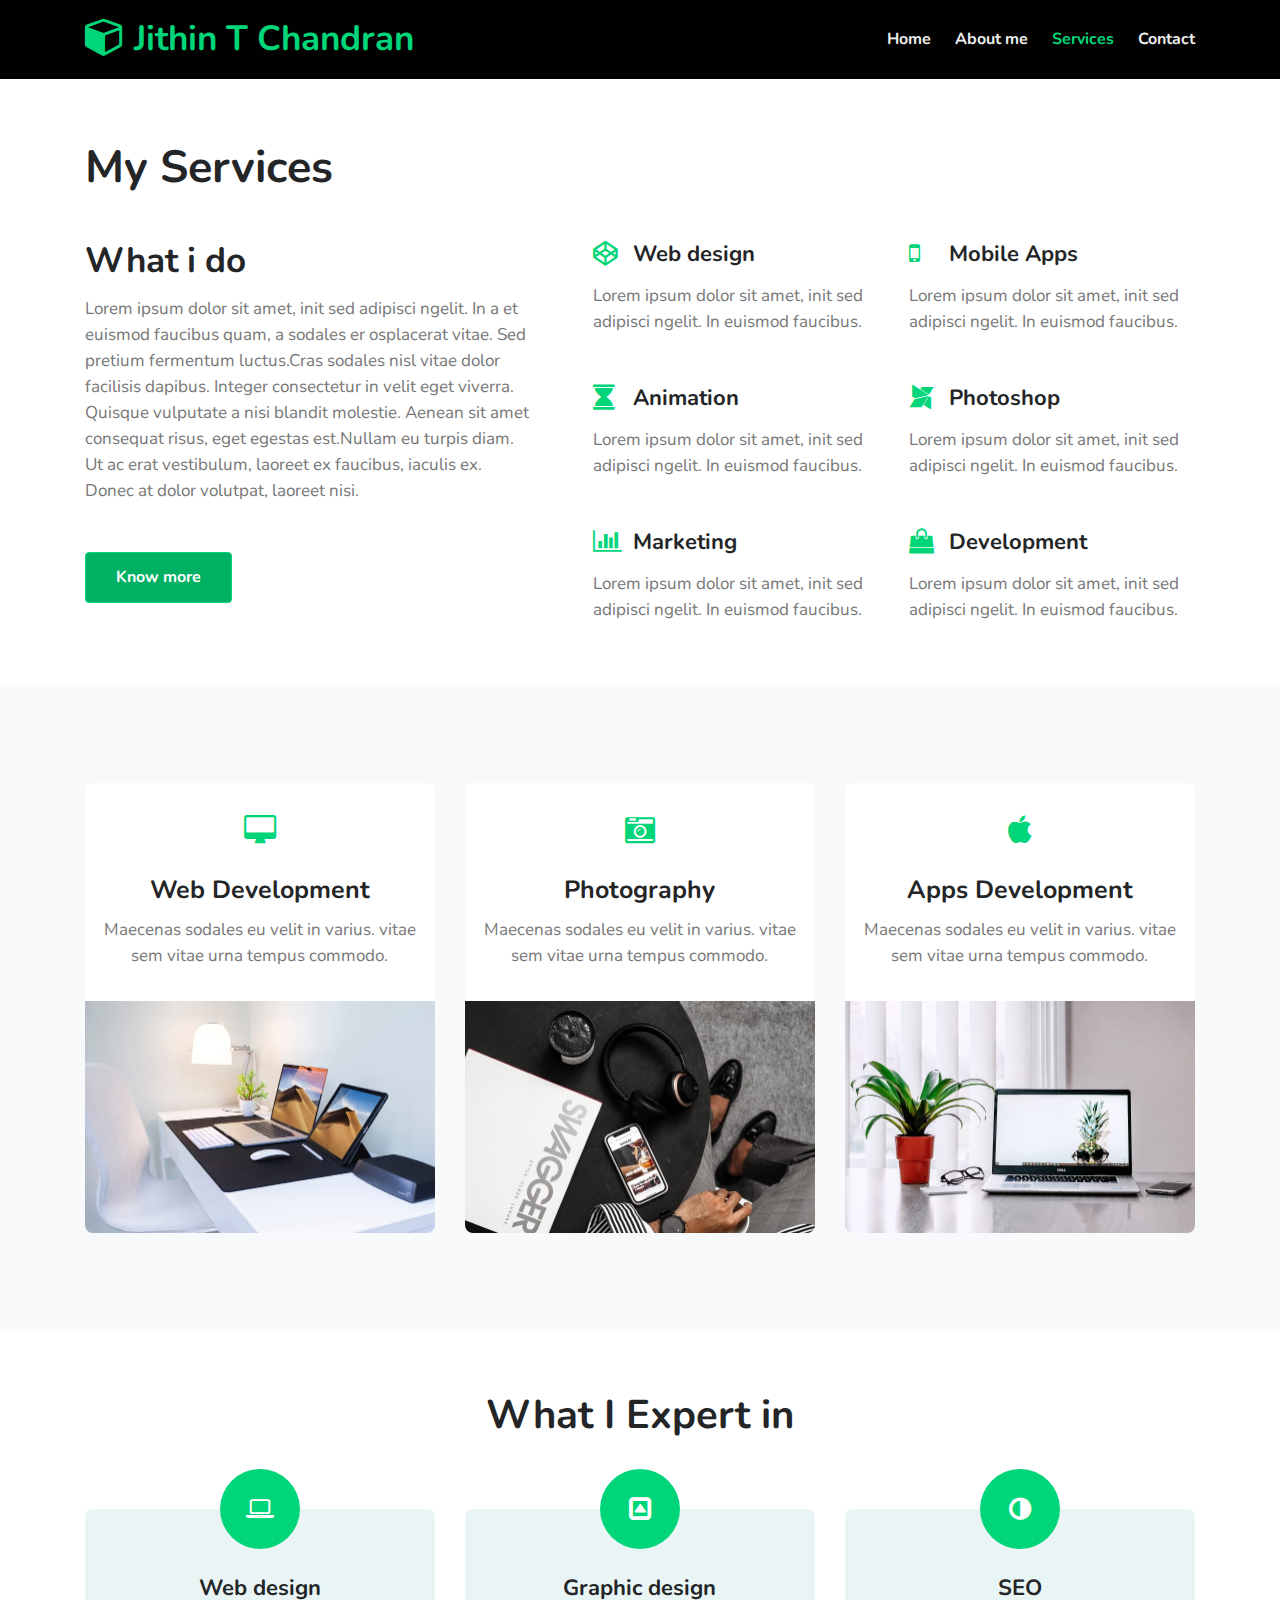
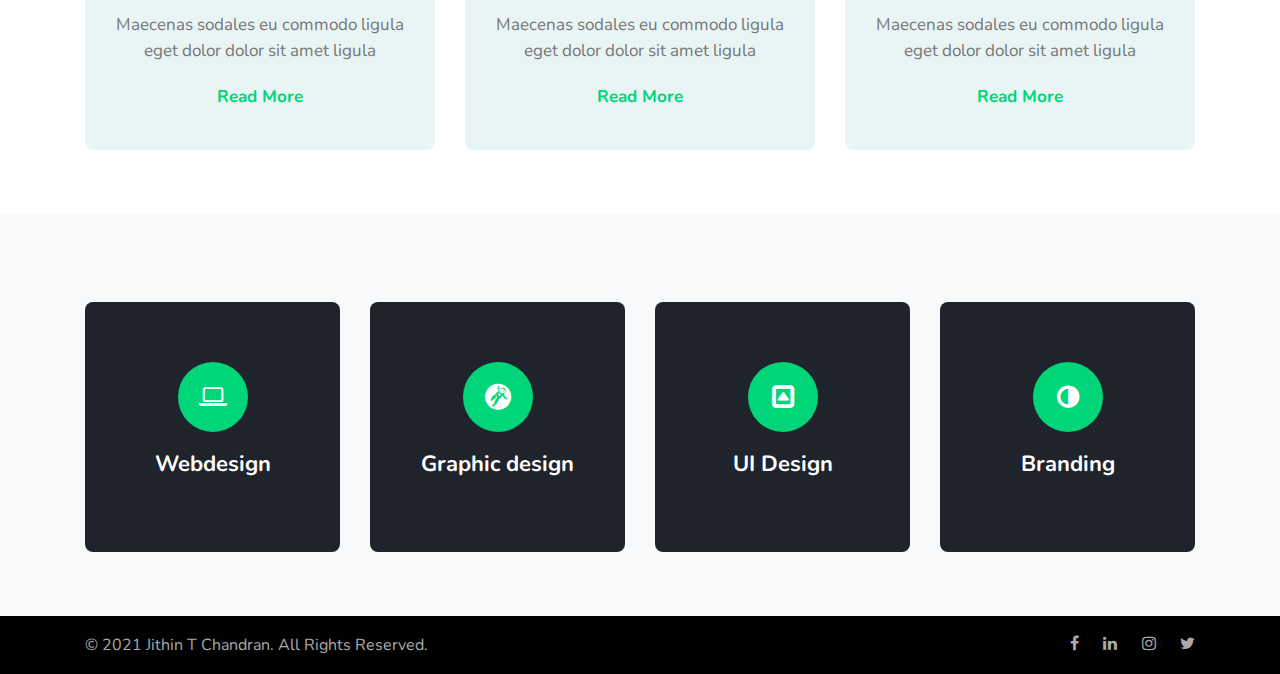
<file: starter/services.html>
<!doctype html>
<html lang="en">

<head>
  <!-- Required meta tags -->
  <meta charset="utf-8">
  <meta name="viewport" content="width=device-width, initial-scale=1, shrink-to-fit=no">

  <title>Jithin T Chandran</title>
  <link rel="icon" href="https://media-exp1.licdn.com/dms/image/C5603AQGc_AvHifvekA/profile-displayphoto-shrink_200_200/0/1610173479699?e=1624492800&v=beta&t=KFY4lPsWyFwlXbdUsfIwOdVzLFAPjejjeeGPY60iygs" type="image/gif" sizes="16x16">

  <!-- google fonts -->
  <link href="//fonts.googleapis.com/css?family=Nunito:400,700&display=swap" rel="stylesheet">

  <!-- Template CSS -->
  <link rel="stylesheet" href="assets/css/style-starter.css">

</head>

<body>
<!-- header -->
<header>
  <div class="gtl-header" id="home">
    <div class="container">
      <nav class="navbar navbar-expand-lg navbar-dark pl-0 pr-0">
        <a class="navbar-brand m-0" href="index.html"><span class="fa fa-cube"></span> Jithin T Chandran </a>
        <!-- if logo is image enable this   
            <a class="navbar-brand" href="#index.html">
                <img src="image-path" alt="Your logo" title="Your logo" style="height:35px;" />
            </a> -->
        <button class="navbar-toggler" type="button" data-toggle="collapse" data-target="#navbarNav" aria-controls="navbarNav" aria-expanded="false"
          aria-label="Toggle navigation">
          <span class="navbar-toggler-icon fa fa-bars"></span>
        </button>
        <div class="collapse navbar-collapse" id="navbarNav">
          <ul class="navbar-nav ml-auto">
            <li class="nav-item mr-lg-4">
              <a class="nav-link pl-0 pr-0" href="index.html">Home <span class="sr-only">(current)</span></a>
            </li>
            <li class="nav-item mr-lg-4">
              <a class="nav-link pl-0 pr-0" href="about.html">About me</a>
            </li>
            <li class="nav-item active mr-lg-4">
              <a class="nav-link pl-0 pr-0" href="services.html">Services</a>
            </li>
            <li class="nav-item">
              <a class="nav-link pl-0 pr-0" href="contact.html">Contact</a>
            </li>
          </ul>
        </div>
      </nav>
    </div>
  </div>
</header>
<!-- //header -->
<!-- services block1 -->
<div class="w3-services py-5" id="services">
    <div class="container py-lg-3">
        <div class="title-section">
            <h3 class="main-title-w3">My Services</h3>
            <div class="title-line">
            </div>
        </div>
        <div class="row w3-services-grids mt-lg-5 mt-4">
            <div class="col-lg-5 w3-services-left-grid">
                <h4>What i do</h4>
                <p>Lorem ipsum dolor sit amet, init sed adipisci ngelit. In a et euismod faucibus quam, a sodales er
                    osplacerat vitae. Sed pretium fermentum luctus.Cras sodales nisl vitae dolor facilisis dapibus.
                    Integer consectetur in velit eget viverra. Quisque vulputate a nisi blandit molestie. Aenean sit
                    amet consequat risus, eget egestas est.Nullam eu turpis diam. Ut ac erat vestibulum, laoreet ex
                    faucibus, iaculis ex. Donec at dolor volutpat, laoreet nisi. </p>
                <div class="more">
                    <a href="#more" class="btn-primary btn btn-style mt-lg-5 mt-4">Know more</a>
                </div>
            </div>
            <div class="col-lg-7 w3-services-right-grid mt-lg-0 mt-5 pl-lg-5">
                <div class="row w3-icon-grid-gap1">
                    <div class="col-md-6 col-sm-6 w3-icon-grid1">
                        <a href="#link">
                            <span class="fa fa-codepen editContent" aria-hidden="true"></span>
                            <h3>Web design</h3>
                            <div class="clearfix"></div>
                        </a>
                        <p>Lorem ipsum dolor sit amet, init sed adipisci ngelit. In euismod faucibus.</p>
                    </div>
                    <div class="col-md-6 col-sm-6 w3-icon-grid1">
                        <a href="#link">
                            <span class="fa fa-mobile editContent" aria-hidden="true"></span>
                            <h3>Mobile Apps</h3>
                            <div class="clearfix"></div>
                        </a>
                        <p>Lorem ipsum dolor sit amet, init sed adipisci ngelit. In euismod faucibus.</p>
                    </div>
                    <div class="col-md-6 col-sm-6 w3-icon-grid1">
                        <a href="#link">
                            <span class="fa fa-hourglass editContent" aria-hidden="true"></span>
                            <h3>Animation</h3>
                            <div class="clearfix"></div>
                        </a>
                        <p>Lorem ipsum dolor sit amet, init sed adipisci ngelit. In euismod faucibus.</p>
                    </div>
                    <div class="col-md-6 col-sm-6 w3-icon-grid1">
                        <a href="#link">
                            <span class="fa fa-modx editContent" aria-hidden="true"></span>
                            <h3>Photoshop</h3>
                            <div class="clearfix"></div>
                        </a>
                        <p>Lorem ipsum dolor sit amet, init sed adipisci ngelit. In euismod faucibus.</p>
                    </div>
                    <div class="col-md-6 col-sm-6 w3-icon-grid1">
                        <a href="#link">
                            <span class="fa fa-bar-chart editContent" aria-hidden="true"></span>
                            <h3>Marketing</h3>
                            <div class="clearfix"></div>
                        </a>
                        <p>Lorem ipsum dolor sit amet, init sed adipisci ngelit. In euismod faucibus.</p>
                    </div>
                    <div class="col-md-6 col-sm-6 w3-icon-grid1">
                        <a href="#link">
                            <span class="fa fa-shopping-bag editContent" aria-hidden="true"></span>
                            <h3>Development</h3>
                            <div class="clearfix"></div>
                        </a>
                        <p>Lorem ipsum dolor sit amet, init sed adipisci ngelit. In euismod faucibus.</p>
                    </div>
                </div>
            </div>
        </div>
    </div>
</div>
<!-- //services block1 -->

<!-- services block 2 -->
<div class="gtl-services-block py-5" id="classes">
    <div class="container py-lg-5 py-md-3">
        <div class="services-block_grids_bottom">
            <div class="row">
                <div class="col-lg-4 col-md-6 service_grid_btm_left">
                    <div class="service_grid_btm_left1">
                        <div class="service_grid_btm_left2">
                            <span class="fa fa-desktop editContent" aria-hidden="true"></span>
                            <h5>web development</h5>
                            <p>Maecenas sodales eu velit in varius. vitae sem vitae urna tempus commodo.</p>
                        </div>
                        <img src="assets/images/1.jpg" alt=" " class="img-fluid" />
                    </div>
                </div>
                <div class="col-lg-4 col-md-6 service_grid_btm_left mt-md-0 mt-sm-5 mt-4">
                    <div class="service_grid_btm_left1">
                        <div class="service_grid_btm_left2">
                            <span class="fa fa-camera-retro editContent" aria-hidden="true"></span>
                            <h5>Photography</h5>
                            <p>Maecenas sodales eu velit in varius. vitae sem vitae urna tempus commodo.</p>
                        </div>
                        <img src="assets/images/2.jpg" alt=" " class="img-fluid" />
                    </div>
                </div>
                <div class="col-lg-4 col-md-6 service_grid_btm_left mt-lg-0 mt-sm-5 mt-4">
                    <div class="service_grid_btm_left1">
                        <div class="service_grid_btm_left2">
                            <span class="fa fa-apple editContent" aria-hidden="true"></span>
                            <h5>Apps development</h5>
                            <p>Maecenas sodales eu velit in varius. vitae sem vitae urna tempus commodo.</p>
                        </div>
                        <img src="assets/images/3.jpg" alt=" " class="img-fluid" />
                    </div>
                </div>
            </div>
        </div>
    </div>
</div>
<!-- // services block2 -->

<!-- services block3 -->
<div class="gtl-open-block-services py-5">
    <div class="container py-lg-3">
        <h3 class="head-title">What I Expert in</h3>
        <div class="row mt-5 pt-3">
            <div class="col-lg-4 col-md-6">
                <div class="card text-center">
                    <div class="icon-holder">
                        <span class="fa fa-laptop service-icon" aria-hidden="true"></span>
                    </div>
                    <h4 class="mission">Web design</h4>
                    <div class="open-description">
                        <p>Maecenas sodales eu commodo ligula eget dolor dolor sit amet ligula</p>
                        <a href="#read" class="editContent">Read More</a>
                    </div>
                </div>
            </div>
            <div class="col-lg-4 col-md-6 mt-md-0 mt-5 pt-md-0 pt-3">
                <div class="card text-center">
                    <div class="icon-holder">
                        <span class="fa fa-caret-square-o-up service-icon" aria-hidden="true"></span>
                    </div>
                    <h4 class="mission">Graphic design</h4>
                    <div class="open-description">
                        <p>Maecenas sodales eu commodo ligula eget dolor dolor sit amet ligula</p>
                        <a href="#read" class="editContent">Read More</a>
                    </div>
                </div>
            </div>
            <div class="col-lg-4 col-md-6 mt-lg-0 mt-5 pt-lg-0 pt-3">
                <div class="card text-center">
                    <div class="icon-holder">
                        <span class="fa fa-adjust service-icon" aria-hidden="true"></span>
                    </div>
                    <h4 class="mission">SEO</h4>
                    <div class="open-description">
                        <p>Maecenas sodales eu commodo ligula eget dolor dolor sit amet ligula</p>
                        <a href="#read" class="editContent">Read More</a>
                    </div>
                </div>
            </div>
        </div>
    </div>
</div>
<!-- //services block3 -->

<!-- services block4 -->
<div class="gtl-services py-5">
    <div class="container principles-grids principles-grids1 py-lg-3">
        <div class="scrollbar -services-scroll">
            <div class="row abt-btm pt-4">
                <div class="col-lg-3 col-sm-6 bottom-gds">
                    <div class="elite-services1">
                        <div class="bott-img">
                            <div class="icon-holder editContent">
                                <span class="fa fa-laptop service-icon" aria-hidden="true"></span>
                            </div>
                            <h4 class="mission">Webdesign</h4>
                            <div class="description">
                                <p>Enean eget dolor dolor sit amet commodo ligula</p>
                                <a href="#read" class="editContent">Read More</a>
                            </div>
                        </div>
                    </div>
                </div>
                <div class="col-lg-3 col-sm-6 bottom-gds mt-md-0 mt-5">
                    <div class="elite-services2">
                        <div class="bott-img">
                            <div class="icon-holder editContent">
                                <span class="fa fa-grav service-icon aria-hidden=" true"></span>
                            </div>
                            <h4 class="mission">Graphic design</h4>
                            <div class="description">
                                <p>Commodo ligula eget dolor dolor sit amet ligula</p>
                                <a href="#read" class="editContent">Read More</a>
                            </div>
                        </div>
                    </div>
                </div>
                <div class="col-lg-3 col-sm-6 bottom-gds mt-lg-0 mt-5">
                    <div class="elite-services3">
                        <div class="bott-img">
                            <div class="icon-holder editContent">
                                <span class="fa fa-caret-square-o-up service-icon" aria-hidden="true"></span>
                            </div>
                            <h4 class="mission">UI Design</h4>
                            <div class="description">
                                <p>Enean eget dolor dolor sit amet commodo ligula</p>
                                <a href="#read" class="editContent">Read More</a>
                            </div>
                        </div>
                    </div>
                </div>
                <div class="col-lg-3 col-sm-6 bottom-gds mt-lg-0 mt-5">
                    <div class="elite-services4">
                        <div class="bott-img">
                            <div class="icon-holder editContent">
                                <span class="fa fa-adjust service-icon" aria-hidden="true"></span>
                            </div>
                            <h4 class="mission">Branding</h4>
                            <div class="description">
                                <p>Commodo ligula eget dolor dolor sit amet ligula</p>
                                <a href="#read" class="editContent">Read More</a>
                            </div>
                        </div>
                    </div>
                </div>
            </div>
        </div>
    </div>
</div>
<!-- //services block4 -->

<!-- Footer -->
<footer>
  <section class="gtl-footers-1">
    <div class="footer py-3">
      <div class="container">
        <div class="footer-content">
          <div class="row">
            <div class="col-lg-8 footer-left">
              <p class="m-0">&copy; 2021 Jithin T Chandran. All Rights Reserved.</p>
            </div>
            <div class="col-lg-4 footer-right text-lg-right text-center mt-lg-0 mt-3">
              <ul class="social m-0 p-0">
                <li><a href="https://www.facebook.com/JithinTChandran"><span class="fa fa-facebook"></span></a></li>
                <li><a href="https://www.linkedin.com/in/jithin-t-chandran-577aaa1ba"><span class="fa fa-linkedin"></span></a></li>
                <li><a href="https://www.instagram.com/itz_gt_/"><span class="fa fa-instagram"></span></a></li>
                <li><a href="https://twitter.com/"><span class="fa fa-twitter"></span></a></li>
              </ul>
            </div>
          </div>
        </div>
      </div>
    </div>
  </section>
</footer>
<!-- //Footer -->

<!-- move top -->
<button onclick="topFunction()" id="movetop" class="editContent" title="Go to top">
  <span class="fa fa-angle-up"></span>
</button>
<script>
  // When the user scrolls down 20px from the top of the document, show the button
  window.onscroll = function () {
    scrollFunction()
  };

  function scrollFunction() {
    if (document.body.scrollTop > 20 || document.documentElement.scrollTop > 20) {
      document.getElementById("movetop").style.display = "block";
    } else {
      document.getElementById("movetop").style.display = "none";
    }
  }

  // When the user clicks on the button, scroll to the top of the document
  function topFunction() {
    document.body.scrollTop = 0;
    document.documentElement.scrollTop = 0;
  }
</script>
<!-- /move top -->

<!-- common jquery -->
<script src="assets/js/jquery-3.3.1.min.js"></script>
<!-- //common jquery -->

<!-- disable body scroll which navbar is in active -->
<script>
  $(function () {
    $('.navbar-toggler').click(function () {
      $('body').toggleClass('noscroll');
    })
  });
</script>
<!-- disable body scroll which navbar is in active -->


<!-- for blog carousel slider -->
<script src="assets/js/owl.carousel.js"></script>
<script>
  $(document).ready(function () {
    var owl = $('.owl-carousel');
    owl.owlCarousel({
      stagePadding: 20,
      margin: 15,
      nav: false,
      loop: false,
      responsive: {
        0: {
          items: 1
        },
        600: {
          items: 2
        },
        1000: {
          items: 3
        }
      }
    })
  })
</script>
<!-- //for blog carousel slider -->


<!-- stats number counter-->
<script src="assets/js/jquery.waypoints.min.js"></script>
<script src="assets/js/jquery.countup.js"></script>
<script>
  $('.counter').countUp();
</script>
<!-- //stats number counter -->

<!-- jQuery-Photo-filter-lightbox-portfolio-plugin -->
<script src="assets/js/jquery-1.7.2.js"></script>
<script src="assets/js/jquery.quicksand.js"></script>
<script src="assets/js/script.js"></script>
<script src="assets/js/jquery.prettyPhoto.js"></script>
<!-- //jQuery-Photo-filter-lightbox-portfolio-plugin -->

<!--  bootstrap js -->
<script src="assets/js/bootstrap.min.js"></script>
<!--  //bootstrap js -->

</body>

</html>
</file>
<file: starter/assets/css/style-starter.css>
:root {
  --blue: #007bff;
  --indigo: #6610f2;
  --purple: #6f42c1;
  --pink: #e83e8c;
  --red: #dc3545;
  --orange: #fd7e14;
  --yellow: #ffc107;
  --green: #28a745;
  --teal: #20c997;
  --cyan: #17a2b8;
  --white: #fff;
  --gray: #6c757d;
  --gray-dark: #343a40;
  --primary: #00d679;
  --secondary: #010101;
  --success: #28a745;
  --info: #17a2b8;
  --warning: #ffc107;
  --danger: #dc3545;
  --light: #f8f9fa;
  --dark: #343a40;
  --breakpoint-xs: 0;
  --breakpoint-sm: 576px;
  --breakpoint-md: 768px;
  --breakpoint-lg: 992px;
  --breakpoint-xl: 1200px;
  --font-family-sans-serif: -apple-system, BlinkMacSystemFont, "Segoe UI", Roboto, "Helvetica Neue", Arial, "Noto Sans", sans-serif, "Apple Color Emoji", "Segoe UI Emoji", "Segoe UI Symbol", "Noto Color Emoji";
  --font-family-monospace: SFMono-Regular, Menlo, Monaco, Consolas, "Liberation Mono", "Courier New", monospace; }

*,
*::before,
*::after {
  box-sizing: border-box; }

html {
  font-family: sans-serif;
  line-height: 1.15;
  -webkit-text-size-adjust: 100%;
  -webkit-tap-highlight-color: rgba(0, 0, 0, 0); }

article, aside, figcaption, figure, footer, header, hgroup, main, nav, section {
  display: block; }

body {
  margin: 0;
  font-family: -apple-system, BlinkMacSystemFont, "Segoe UI", Roboto, "Helvetica Neue", Arial, "Noto Sans", sans-serif, "Apple Color Emoji", "Segoe UI Emoji", "Segoe UI Symbol", "Noto Color Emoji";
  font-size: 1rem;
  font-weight: 400;
  line-height: 1.5;
  color: #212529;
  text-align: left;
  background-color: #fff; }

[tabindex="-1"]:focus:not(:focus-visible) {
  outline: 0 !important; }

hr {
  box-sizing: content-box;
  height: 0;
  overflow: visible; }

h1, h2, h3, h4, h5, h6 {
  margin-top: 0;
  margin-bottom: 0.5rem; }

p {
  margin-top: 0;
  margin-bottom: 1rem; }

abbr[title],
abbr[data-original-title] {
  text-decoration: underline;
  -webkit-text-decoration: underline dotted;
          text-decoration: underline dotted;
  cursor: help;
  border-bottom: 0;
  -webkit-text-decoration-skip-ink: none;
          text-decoration-skip-ink: none; }

address {
  margin-bottom: 1rem;
  font-style: normal;
  line-height: inherit; }

ol,
ul,
dl {
  margin-top: 0;
  margin-bottom: 1rem; }

ol ol,
ul ul,
ol ul,
ul ol {
  margin-bottom: 0; }

dt {
  font-weight: 700; }

dd {
  margin-bottom: .5rem;
  margin-left: 0; }

blockquote {
  margin: 0 0 1rem; }

b,
strong {
  font-weight: bolder; }

small {
  font-size: 80%; }

sub,
sup {
  position: relative;
  font-size: 75%;
  line-height: 0;
  vertical-align: baseline; }

sub {
  bottom: -.25em; }

sup {
  top: -.5em; }

a {
  color: #00d679;
  text-decoration: none;
  background-color: transparent; }
  a:hover {
    color: #008a4e;
    text-decoration: underline; }

a:not([href]) {
  color: inherit;
  text-decoration: none; }
  a:not([href]):hover {
    color: inherit;
    text-decoration: none; }

pre,
code,
kbd,
samp {
  font-family: SFMono-Regular, Menlo, Monaco, Consolas, "Liberation Mono", "Courier New", monospace;
  font-size: 1em; }

pre {
  margin-top: 0;
  margin-bottom: 1rem;
  overflow: auto; }

figure {
  margin: 0 0 1rem; }

img {
  vertical-align: middle;
  border-style: none; }

svg {
  overflow: hidden;
  vertical-align: middle; }

table {
  border-collapse: collapse; }

caption {
  padding-top: 0.75rem;
  padding-bottom: 0.75rem;
  color: #6c757d;
  text-align: left;
  caption-side: bottom; }

th {
  text-align: inherit; }

label {
  display: inline-block;
  margin-bottom: 0.5rem; }

button {
  border-radius: 0; }

button:focus {
  outline: 1px dotted;
  outline: 5px auto -webkit-focus-ring-color; }

input,
button,
select,
optgroup,
textarea {
  margin: 0;
  font-family: inherit;
  font-size: inherit;
  line-height: inherit; }

button,
input {
  overflow: visible; }

button,
select {
  text-transform: none; }

select {
  word-wrap: normal; }

button,
[type="button"],
[type="reset"],
[type="submit"] {
  -webkit-appearance: button; }

button:not(:disabled),
[type="button"]:not(:disabled),
[type="reset"]:not(:disabled),
[type="submit"]:not(:disabled) {
  cursor: pointer; }

button::-moz-focus-inner,
[type="button"]::-moz-focus-inner,
[type="reset"]::-moz-focus-inner,
[type="submit"]::-moz-focus-inner {
  padding: 0;
  border-style: none; }

input[type="radio"],
input[type="checkbox"] {
  box-sizing: border-box;
  padding: 0; }

input[type="date"],
input[type="time"],
input[type="datetime-local"],
input[type="month"] {
  -webkit-appearance: listbox; }

textarea {
  overflow: auto;
  resize: vertical; }

fieldset {
  min-width: 0;
  padding: 0;
  margin: 0;
  border: 0; }

legend {
  display: block;
  width: 100%;
  max-width: 100%;
  padding: 0;
  margin-bottom: .5rem;
  font-size: 1.5rem;
  line-height: inherit;
  color: inherit;
  white-space: normal; }
  @media (max-width: 1200px) {
    legend {
      font-size: calc(1.275rem + 0.3vw) ; } }

progress {
  vertical-align: baseline; }

[type="number"]::-webkit-inner-spin-button,
[type="number"]::-webkit-outer-spin-button {
  height: auto; }

[type="search"] {
  outline-offset: -2px;
  -webkit-appearance: none; }

[type="search"]::-webkit-search-decoration {
  -webkit-appearance: none; }

::-webkit-file-upload-button {
  font: inherit;
  -webkit-appearance: button; }

output {
  display: inline-block; }

summary {
  display: list-item;
  cursor: pointer; }

template {
  display: none; }

[hidden] {
  display: none !important; }

h1, h2, h3, h4, h5, h6,
.h1, .h2, .h3, .h4, .h5, .h6 {
  margin-bottom: 0.5rem;
  font-weight: 500;
  line-height: 1.2; }

h1, .h1 {
  font-size: 2.5rem; }
  @media (max-width: 1200px) {
    h1, .h1 {
      font-size: calc(1.375rem + 1.5vw) ; } }

h2, .h2 {
  font-size: 2rem; }
  @media (max-width: 1200px) {
    h2, .h2 {
      font-size: calc(1.325rem + 0.9vw) ; } }

h3, .h3 {
  font-size: 1.75rem; }
  @media (max-width: 1200px) {
    h3, .h3 {
      font-size: calc(1.3rem + 0.6vw) ; } }

h4, .h4 {
  font-size: 1.5rem; }
  @media (max-width: 1200px) {
    h4, .h4 {
      font-size: calc(1.275rem + 0.3vw) ; } }

h5, .h5 {
  font-size: 1.25rem; }

h6, .h6 {
  font-size: 1rem; }

.lead {
  font-size: 1.25rem;
  font-weight: 300; }

.display-1 {
  font-size: 6rem;
  font-weight: 300;
  line-height: 1.2; }
  @media (max-width: 1200px) {
    .display-1 {
      font-size: calc(1.725rem + 5.7vw) ; } }

.display-2 {
  font-size: 5.5rem;
  font-weight: 300;
  line-height: 1.2; }
  @media (max-width: 1200px) {
    .display-2 {
      font-size: calc(1.675rem + 5.1vw) ; } }

.display-3 {
  font-size: 4.5rem;
  font-weight: 300;
  line-height: 1.2; }
  @media (max-width: 1200px) {
    .display-3 {
      font-size: calc(1.575rem + 3.9vw) ; } }

.display-4 {
  font-size: 3.5rem;
  font-weight: 300;
  line-height: 1.2; }
  @media (max-width: 1200px) {
    .display-4 {
      font-size: calc(1.475rem + 2.7vw) ; } }

hr {
  margin-top: 1rem;
  margin-bottom: 1rem;
  border: 0;
  border-top: 1px solid rgba(0, 0, 0, 0.1); }

small,
.small {
  font-size: 80%;
  font-weight: 400; }

mark,
.mark {
  padding: 0.2em;
  background-color: #fcf8e3; }

.list-unstyled {
  padding-left: 0;
  list-style: none; }

.list-inline {
  padding-left: 0;
  list-style: none; }

.list-inline-item {
  display: inline-block; }
  .list-inline-item:not(:last-child) {
    margin-right: 0.5rem; }

.initialism {
  font-size: 90%;
  text-transform: uppercase; }

.blockquote {
  margin-bottom: 1rem;
  font-size: 1.25rem; }

.blockquote-footer {
  display: block;
  font-size: 80%;
  color: #6c757d; }
  .blockquote-footer::before {
    content: "\2014\00A0"; }

.img-fluid {
  max-width: 100%;
  height: auto; }

.img-thumbnail {
  padding: 0.25rem;
  background-color: #fff;
  border: 1px solid #dee2e6;
  border-radius: 0.25rem;
  max-width: 100%;
  height: auto; }

.figure {
  display: inline-block; }

.figure-img {
  margin-bottom: 0.5rem;
  line-height: 1; }

.figure-caption {
  font-size: 90%;
  color: #6c757d; }

code {
  font-size: 87.5%;
  color: #e83e8c;
  word-wrap: break-word; }
  a > code {
    color: inherit; }

kbd {
  padding: 0.2rem 0.4rem;
  font-size: 87.5%;
  color: #fff;
  background-color: #212529;
  border-radius: 0.2rem; }
  kbd kbd {
    padding: 0;
    font-size: 100%;
    font-weight: 700; }

pre {
  display: block;
  font-size: 87.5%;
  color: #212529; }
  pre code {
    font-size: inherit;
    color: inherit;
    word-break: normal; }

.pre-scrollable {
  max-height: 340px;
  overflow-y: scroll; }

.container {
  width: 100%;
  padding-right: 15px;
  padding-left: 15px;
  margin-right: auto;
  margin-left: auto; }
  @media (min-width: 576px) {
    .container {
      max-width: 540px; } }
  @media (min-width: 768px) {
    .container {
      max-width: 720px; } }
  @media (min-width: 992px) {
    .container {
      max-width: 960px; } }
  @media (min-width: 1200px) {
    .container {
      max-width: 1140px; } }

.container-fluid, .container-sm, .container-md, .container-lg, .container-xl {
  width: 100%;
  padding-right: 15px;
  padding-left: 15px;
  margin-right: auto;
  margin-left: auto; }

@media (min-width: 576px) {
  .container, .container-sm {
    max-width: 540px; } }

@media (min-width: 768px) {
  .container, .container-sm, .container-md {
    max-width: 720px; } }

@media (min-width: 992px) {
  .container, .container-sm, .container-md, .container-lg {
    max-width: 960px; } }

@media (min-width: 1200px) {
  .container, .container-sm, .container-md, .container-lg, .container-xl {
    max-width: 1140px; } }

.row {
  display: flex;
  flex-wrap: wrap;
  margin-right: -15px;
  margin-left: -15px; }

.no-gutters {
  margin-right: 0;
  margin-left: 0; }
  .no-gutters > .col,
  .no-gutters > [class*="col-"] {
    padding-right: 0;
    padding-left: 0; }

.col-1, .col-2, .col-3, .col-4, .col-5, .col-6, .col-7, .col-8, .col-9, .col-10, .col-11, .col-12, .col,
.col-auto, .col-sm-1, .col-sm-2, .col-sm-3, .col-sm-4, .col-sm-5, .col-sm-6, .col-sm-7, .col-sm-8, .col-sm-9, .col-sm-10, .col-sm-11, .col-sm-12, .col-sm,
.col-sm-auto, .col-md-1, .col-md-2, .col-md-3, .col-md-4, .col-md-5, .col-md-6, .col-md-7, .col-md-8, .col-md-9, .col-md-10, .col-md-11, .col-md-12, .col-md,
.col-md-auto, .col-lg-1, .col-lg-2, .col-lg-3, .col-lg-4, .col-lg-5, .col-lg-6, .col-lg-7, .col-lg-8, .col-lg-9, .col-lg-10, .col-lg-11, .col-lg-12, .col-lg,
.col-lg-auto, .col-xl-1, .col-xl-2, .col-xl-3, .col-xl-4, .col-xl-5, .col-xl-6, .col-xl-7, .col-xl-8, .col-xl-9, .col-xl-10, .col-xl-11, .col-xl-12, .col-xl,
.col-xl-auto {
  position: relative;
  width: 100%;
  padding-right: 15px;
  padding-left: 15px; }

.col {
  flex-basis: 0;
  flex-grow: 1;
  max-width: 100%; }

.row-cols-1 > * {
  flex: 0 0 100%;
  max-width: 100%; }

.row-cols-2 > * {
  flex: 0 0 50%;
  max-width: 50%; }

.row-cols-3 > * {
  flex: 0 0 33.33333%;
  max-width: 33.33333%; }

.row-cols-4 > * {
  flex: 0 0 25%;
  max-width: 25%; }

.row-cols-5 > * {
  flex: 0 0 20%;
  max-width: 20%; }

.row-cols-6 > * {
  flex: 0 0 16.66667%;
  max-width: 16.66667%; }

.col-auto {
  flex: 0 0 auto;
  width: auto;
  max-width: 100%; }

.col-1 {
  flex: 0 0 8.33333%;
  max-width: 8.33333%; }

.col-2 {
  flex: 0 0 16.66667%;
  max-width: 16.66667%; }

.col-3 {
  flex: 0 0 25%;
  max-width: 25%; }

.col-4 {
  flex: 0 0 33.33333%;
  max-width: 33.33333%; }

.col-5 {
  flex: 0 0 41.66667%;
  max-width: 41.66667%; }

.col-6 {
  flex: 0 0 50%;
  max-width: 50%; }

.col-7 {
  flex: 0 0 58.33333%;
  max-width: 58.33333%; }

.col-8 {
  flex: 0 0 66.66667%;
  max-width: 66.66667%; }

.col-9 {
  flex: 0 0 75%;
  max-width: 75%; }

.col-10 {
  flex: 0 0 83.33333%;
  max-width: 83.33333%; }

.col-11 {
  flex: 0 0 91.66667%;
  max-width: 91.66667%; }

.col-12 {
  flex: 0 0 100%;
  max-width: 100%; }

.order-first {
  order: -1; }

.order-last {
  order: 13; }

.order-0 {
  order: 0; }

.order-1 {
  order: 1; }

.order-2 {
  order: 2; }

.order-3 {
  order: 3; }

.order-4 {
  order: 4; }

.order-5 {
  order: 5; }

.order-6 {
  order: 6; }

.order-7 {
  order: 7; }

.order-8 {
  order: 8; }

.order-9 {
  order: 9; }

.order-10 {
  order: 10; }

.order-11 {
  order: 11; }

.order-12 {
  order: 12; }

.offset-1 {
  margin-left: 8.33333%; }

.offset-2 {
  margin-left: 16.66667%; }

.offset-3 {
  margin-left: 25%; }

.offset-4 {
  margin-left: 33.33333%; }

.offset-5 {
  margin-left: 41.66667%; }

.offset-6 {
  margin-left: 50%; }

.offset-7 {
  margin-left: 58.33333%; }

.offset-8 {
  margin-left: 66.66667%; }

.offset-9 {
  margin-left: 75%; }

.offset-10 {
  margin-left: 83.33333%; }

.offset-11 {
  margin-left: 91.66667%; }

@media (min-width: 576px) {
  .col-sm {
    flex-basis: 0;
    flex-grow: 1;
    max-width: 100%; }
  .row-cols-sm-1 > * {
    flex: 0 0 100%;
    max-width: 100%; }
  .row-cols-sm-2 > * {
    flex: 0 0 50%;
    max-width: 50%; }
  .row-cols-sm-3 > * {
    flex: 0 0 33.33333%;
    max-width: 33.33333%; }
  .row-cols-sm-4 > * {
    flex: 0 0 25%;
    max-width: 25%; }
  .row-cols-sm-5 > * {
    flex: 0 0 20%;
    max-width: 20%; }
  .row-cols-sm-6 > * {
    flex: 0 0 16.66667%;
    max-width: 16.66667%; }
  .col-sm-auto {
    flex: 0 0 auto;
    width: auto;
    max-width: 100%; }
  .col-sm-1 {
    flex: 0 0 8.33333%;
    max-width: 8.33333%; }
  .col-sm-2 {
    flex: 0 0 16.66667%;
    max-width: 16.66667%; }
  .col-sm-3 {
    flex: 0 0 25%;
    max-width: 25%; }
  .col-sm-4 {
    flex: 0 0 33.33333%;
    max-width: 33.33333%; }
  .col-sm-5 {
    flex: 0 0 41.66667%;
    max-width: 41.66667%; }
  .col-sm-6 {
    flex: 0 0 50%;
    max-width: 50%; }
  .col-sm-7 {
    flex: 0 0 58.33333%;
    max-width: 58.33333%; }
  .col-sm-8 {
    flex: 0 0 66.66667%;
    max-width: 66.66667%; }
  .col-sm-9 {
    flex: 0 0 75%;
    max-width: 75%; }
  .col-sm-10 {
    flex: 0 0 83.33333%;
    max-width: 83.33333%; }
  .col-sm-11 {
    flex: 0 0 91.66667%;
    max-width: 91.66667%; }
  .col-sm-12 {
    flex: 0 0 100%;
    max-width: 100%; }
  .order-sm-first {
    order: -1; }
  .order-sm-last {
    order: 13; }
  .order-sm-0 {
    order: 0; }
  .order-sm-1 {
    order: 1; }
  .order-sm-2 {
    order: 2; }
  .order-sm-3 {
    order: 3; }
  .order-sm-4 {
    order: 4; }
  .order-sm-5 {
    order: 5; }
  .order-sm-6 {
    order: 6; }
  .order-sm-7 {
    order: 7; }
  .order-sm-8 {
    order: 8; }
  .order-sm-9 {
    order: 9; }
  .order-sm-10 {
    order: 10; }
  .order-sm-11 {
    order: 11; }
  .order-sm-12 {
    order: 12; }
  .offset-sm-0 {
    margin-left: 0; }
  .offset-sm-1 {
    margin-left: 8.33333%; }
  .offset-sm-2 {
    margin-left: 16.66667%; }
  .offset-sm-3 {
    margin-left: 25%; }
  .offset-sm-4 {
    margin-left: 33.33333%; }
  .offset-sm-5 {
    margin-left: 41.66667%; }
  .offset-sm-6 {
    margin-left: 50%; }
  .offset-sm-7 {
    margin-left: 58.33333%; }
  .offset-sm-8 {
    margin-left: 66.66667%; }
  .offset-sm-9 {
    margin-left: 75%; }
  .offset-sm-10 {
    margin-left: 83.33333%; }
  .offset-sm-11 {
    margin-left: 91.66667%; } }

@media (min-width: 768px) {
  .col-md {
    flex-basis: 0;
    flex-grow: 1;
    max-width: 100%; }
  .row-cols-md-1 > * {
    flex: 0 0 100%;
    max-width: 100%; }
  .row-cols-md-2 > * {
    flex: 0 0 50%;
    max-width: 50%; }
  .row-cols-md-3 > * {
    flex: 0 0 33.33333%;
    max-width: 33.33333%; }
  .row-cols-md-4 > * {
    flex: 0 0 25%;
    max-width: 25%; }
  .row-cols-md-5 > * {
    flex: 0 0 20%;
    max-width: 20%; }
  .row-cols-md-6 > * {
    flex: 0 0 16.66667%;
    max-width: 16.66667%; }
  .col-md-auto {
    flex: 0 0 auto;
    width: auto;
    max-width: 100%; }
  .col-md-1 {
    flex: 0 0 8.33333%;
    max-width: 8.33333%; }
  .col-md-2 {
    flex: 0 0 16.66667%;
    max-width: 16.66667%; }
  .col-md-3 {
    flex: 0 0 25%;
    max-width: 25%; }
  .col-md-4 {
    flex: 0 0 33.33333%;
    max-width: 33.33333%; }
  .col-md-5 {
    flex: 0 0 41.66667%;
    max-width: 41.66667%; }
  .col-md-6 {
    flex: 0 0 50%;
    max-width: 50%; }
  .col-md-7 {
    flex: 0 0 58.33333%;
    max-width: 58.33333%; }
  .col-md-8 {
    flex: 0 0 66.66667%;
    max-width: 66.66667%; }
  .col-md-9 {
    flex: 0 0 75%;
    max-width: 75%; }
  .col-md-10 {
    flex: 0 0 83.33333%;
    max-width: 83.33333%; }
  .col-md-11 {
    flex: 0 0 91.66667%;
    max-width: 91.66667%; }
  .col-md-12 {
    flex: 0 0 100%;
    max-width: 100%; }
  .order-md-first {
    order: -1; }
  .order-md-last {
    order: 13; }
  .order-md-0 {
    order: 0; }
  .order-md-1 {
    order: 1; }
  .order-md-2 {
    order: 2; }
  .order-md-3 {
    order: 3; }
  .order-md-4 {
    order: 4; }
  .order-md-5 {
    order: 5; }
  .order-md-6 {
    order: 6; }
  .order-md-7 {
    order: 7; }
  .order-md-8 {
    order: 8; }
  .order-md-9 {
    order: 9; }
  .order-md-10 {
    order: 10; }
  .order-md-11 {
    order: 11; }
  .order-md-12 {
    order: 12; }
  .offset-md-0 {
    margin-left: 0; }
  .offset-md-1 {
    margin-left: 8.33333%; }
  .offset-md-2 {
    margin-left: 16.66667%; }
  .offset-md-3 {
    margin-left: 25%; }
  .offset-md-4 {
    margin-left: 33.33333%; }
  .offset-md-5 {
    margin-left: 41.66667%; }
  .offset-md-6 {
    margin-left: 50%; }
  .offset-md-7 {
    margin-left: 58.33333%; }
  .offset-md-8 {
    margin-left: 66.66667%; }
  .offset-md-9 {
    margin-left: 75%; }
  .offset-md-10 {
    margin-left: 83.33333%; }
  .offset-md-11 {
    margin-left: 91.66667%; } }

@media (min-width: 992px) {
  .col-lg {
    flex-basis: 0;
    flex-grow: 1;
    max-width: 100%; }
  .row-cols-lg-1 > * {
    flex: 0 0 100%;
    max-width: 100%; }
  .row-cols-lg-2 > * {
    flex: 0 0 50%;
    max-width: 50%; }
  .row-cols-lg-3 > * {
    flex: 0 0 33.33333%;
    max-width: 33.33333%; }
  .row-cols-lg-4 > * {
    flex: 0 0 25%;
    max-width: 25%; }
  .row-cols-lg-5 > * {
    flex: 0 0 20%;
    max-width: 20%; }
  .row-cols-lg-6 > * {
    flex: 0 0 16.66667%;
    max-width: 16.66667%; }
  .col-lg-auto {
    flex: 0 0 auto;
    width: auto;
    max-width: 100%; }
  .col-lg-1 {
    flex: 0 0 8.33333%;
    max-width: 8.33333%; }
  .col-lg-2 {
    flex: 0 0 16.66667%;
    max-width: 16.66667%; }
  .col-lg-3 {
    flex: 0 0 25%;
    max-width: 25%; }
  .col-lg-4 {
    flex: 0 0 33.33333%;
    max-width: 33.33333%; }
  .col-lg-5 {
    flex: 0 0 41.66667%;
    max-width: 41.66667%; }
  .col-lg-6 {
    flex: 0 0 50%;
    max-width: 50%; }
  .col-lg-7 {
    flex: 0 0 58.33333%;
    max-width: 58.33333%; }
  .col-lg-8 {
    flex: 0 0 66.66667%;
    max-width: 66.66667%; }
  .col-lg-9 {
    flex: 0 0 75%;
    max-width: 75%; }
  .col-lg-10 {
    flex: 0 0 83.33333%;
    max-width: 83.33333%; }
  .col-lg-11 {
    flex: 0 0 91.66667%;
    max-width: 91.66667%; }
  .col-lg-12 {
    flex: 0 0 100%;
    max-width: 100%; }
  .order-lg-first {
    order: -1; }
  .order-lg-last {
    order: 13; }
  .order-lg-0 {
    order: 0; }
  .order-lg-1 {
    order: 1; }
  .order-lg-2 {
    order: 2; }
  .order-lg-3 {
    order: 3; }
  .order-lg-4 {
    order: 4; }
  .order-lg-5 {
    order: 5; }
  .order-lg-6 {
    order: 6; }
  .order-lg-7 {
    order: 7; }
  .order-lg-8 {
    order: 8; }
  .order-lg-9 {
    order: 9; }
  .order-lg-10 {
    order: 10; }
  .order-lg-11 {
    order: 11; }
  .order-lg-12 {
    order: 12; }
  .offset-lg-0 {
    margin-left: 0; }
  .offset-lg-1 {
    margin-left: 8.33333%; }
  .offset-lg-2 {
    margin-left: 16.66667%; }
  .offset-lg-3 {
    margin-left: 25%; }
  .offset-lg-4 {
    margin-left: 33.33333%; }
  .offset-lg-5 {
    margin-left: 41.66667%; }
  .offset-lg-6 {
    margin-left: 50%; }
  .offset-lg-7 {
    margin-left: 58.33333%; }
  .offset-lg-8 {
    margin-left: 66.66667%; }
  .offset-lg-9 {
    margin-left: 75%; }
  .offset-lg-10 {
    margin-left: 83.33333%; }
  .offset-lg-11 {
    margin-left: 91.66667%; } }

@media (min-width: 1200px) {
  .col-xl {
    flex-basis: 0;
    flex-grow: 1;
    max-width: 100%; }
  .row-cols-xl-1 > * {
    flex: 0 0 100%;
    max-width: 100%; }
  .row-cols-xl-2 > * {
    flex: 0 0 50%;
    max-width: 50%; }
  .row-cols-xl-3 > * {
    flex: 0 0 33.33333%;
    max-width: 33.33333%; }
  .row-cols-xl-4 > * {
    flex: 0 0 25%;
    max-width: 25%; }
  .row-cols-xl-5 > * {
    flex: 0 0 20%;
    max-width: 20%; }
  .row-cols-xl-6 > * {
    flex: 0 0 16.66667%;
    max-width: 16.66667%; }
  .col-xl-auto {
    flex: 0 0 auto;
    width: auto;
    max-width: 100%; }
  .col-xl-1 {
    flex: 0 0 8.33333%;
    max-width: 8.33333%; }
  .col-xl-2 {
    flex: 0 0 16.66667%;
    max-width: 16.66667%; }
  .col-xl-3 {
    flex: 0 0 25%;
    max-width: 25%; }
  .col-xl-4 {
    flex: 0 0 33.33333%;
    max-width: 33.33333%; }
  .col-xl-5 {
    flex: 0 0 41.66667%;
    max-width: 41.66667%; }
  .col-xl-6 {
    flex: 0 0 50%;
    max-width: 50%; }
  .col-xl-7 {
    flex: 0 0 58.33333%;
    max-width: 58.33333%; }
  .col-xl-8 {
    flex: 0 0 66.66667%;
    max-width: 66.66667%; }
  .col-xl-9 {
    flex: 0 0 75%;
    max-width: 75%; }
  .col-xl-10 {
    flex: 0 0 83.33333%;
    max-width: 83.33333%; }
  .col-xl-11 {
    flex: 0 0 91.66667%;
    max-width: 91.66667%; }
  .col-xl-12 {
    flex: 0 0 100%;
    max-width: 100%; }
  .order-xl-first {
    order: -1; }
  .order-xl-last {
    order: 13; }
  .order-xl-0 {
    order: 0; }
  .order-xl-1 {
    order: 1; }
  .order-xl-2 {
    order: 2; }
  .order-xl-3 {
    order: 3; }
  .order-xl-4 {
    order: 4; }
  .order-xl-5 {
    order: 5; }
  .order-xl-6 {
    order: 6; }
  .order-xl-7 {
    order: 7; }
  .order-xl-8 {
    order: 8; }
  .order-xl-9 {
    order: 9; }
  .order-xl-10 {
    order: 10; }
  .order-xl-11 {
    order: 11; }
  .order-xl-12 {
    order: 12; }
  .offset-xl-0 {
    margin-left: 0; }
  .offset-xl-1 {
    margin-left: 8.33333%; }
  .offset-xl-2 {
    margin-left: 16.66667%; }
  .offset-xl-3 {
    margin-left: 25%; }
  .offset-xl-4 {
    margin-left: 33.33333%; }
  .offset-xl-5 {
    margin-left: 41.66667%; }
  .offset-xl-6 {
    margin-left: 50%; }
  .offset-xl-7 {
    margin-left: 58.33333%; }
  .offset-xl-8 {
    margin-left: 66.66667%; }
  .offset-xl-9 {
    margin-left: 75%; }
  .offset-xl-10 {
    margin-left: 83.33333%; }
  .offset-xl-11 {
    margin-left: 91.66667%; } }

.table {
  width: 100%;
  margin-bottom: 1rem;
  color: #212529; }
  .table th,
  .table td {
    padding: 0.75rem;
    vertical-align: top;
    border-top: 1px solid #dee2e6; }
  .table thead th {
    vertical-align: bottom;
    border-bottom: 2px solid #dee2e6; }
  .table tbody + tbody {
    border-top: 2px solid #dee2e6; }

.table-sm th,
.table-sm td {
  padding: 0.3rem; }

.table-bordered {
  border: 1px solid #dee2e6; }
  .table-bordered th,
  .table-bordered td {
    border: 1px solid #dee2e6; }
  .table-bordered thead th,
  .table-bordered thead td {
    border-bottom-width: 2px; }

.table-borderless th,
.table-borderless td,
.table-borderless thead th,
.table-borderless tbody + tbody {
  border: 0; }

.table-striped tbody tr:nth-of-type(odd) {
  background-color: rgba(0, 0, 0, 0.05); }

.table-hover tbody tr:hover {
  color: #212529;
  background-color: rgba(0, 0, 0, 0.075); }

.table-primary,
.table-primary > th,
.table-primary > td {
  background-color: #b8f4d9; }

.table-primary th,
.table-primary td,
.table-primary thead th,
.table-primary tbody + tbody {
  border-color: #7aeab9; }

.table-hover .table-primary:hover {
  background-color: #a2f1cd; }
  .table-hover .table-primary:hover > td,
  .table-hover .table-primary:hover > th {
    background-color: #a2f1cd; }

.table-secondary,
.table-secondary > th,
.table-secondary > td {
  background-color: #b8b8b8; }

.table-secondary th,
.table-secondary td,
.table-secondary thead th,
.table-secondary tbody + tbody {
  border-color: #7b7b7b; }

.table-hover .table-secondary:hover {
  background-color: #ababab; }
  .table-hover .table-secondary:hover > td,
  .table-hover .table-secondary:hover > th {
    background-color: #ababab; }

.table-success,
.table-success > th,
.table-success > td {
  background-color: #c3e6cb; }

.table-success th,
.table-success td,
.table-success thead th,
.table-success tbody + tbody {
  border-color: #8fd19e; }

.table-hover .table-success:hover {
  background-color: #b1dfbb; }
  .table-hover .table-success:hover > td,
  .table-hover .table-success:hover > th {
    background-color: #b1dfbb; }

.table-info,
.table-info > th,
.table-info > td {
  background-color: #bee5eb; }

.table-info th,
.table-info td,
.table-info thead th,
.table-info tbody + tbody {
  border-color: #86cfda; }

.table-hover .table-info:hover {
  background-color: #abdde5; }
  .table-hover .table-info:hover > td,
  .table-hover .table-info:hover > th {
    background-color: #abdde5; }

.table-warning,
.table-warning > th,
.table-warning > td {
  background-color: #ffeeba; }

.table-warning th,
.table-warning td,
.table-warning thead th,
.table-warning tbody + tbody {
  border-color: #ffdf7e; }

.table-hover .table-warning:hover {
  background-color: #ffe8a1; }
  .table-hover .table-warning:hover > td,
  .table-hover .table-warning:hover > th {
    background-color: #ffe8a1; }

.table-danger,
.table-danger > th,
.table-danger > td {
  background-color: #f5c6cb; }

.table-danger th,
.table-danger td,
.table-danger thead th,
.table-danger tbody + tbody {
  border-color: #ed969e; }

.table-hover .table-danger:hover {
  background-color: #f1b0b7; }
  .table-hover .table-danger:hover > td,
  .table-hover .table-danger:hover > th {
    background-color: #f1b0b7; }

.table-light,
.table-light > th,
.table-light > td {
  background-color: #fdfdfe; }

.table-light th,
.table-light td,
.table-light thead th,
.table-light tbody + tbody {
  border-color: #fbfcfc; }

.table-hover .table-light:hover {
  background-color: #ececf6; }
  .table-hover .table-light:hover > td,
  .table-hover .table-light:hover > th {
    background-color: #ececf6; }

.table-dark,
.table-dark > th,
.table-dark > td {
  background-color: #c6c8ca; }

.table-dark th,
.table-dark td,
.table-dark thead th,
.table-dark tbody + tbody {
  border-color: #95999c; }

.table-hover .table-dark:hover {
  background-color: #b9bbbe; }
  .table-hover .table-dark:hover > td,
  .table-hover .table-dark:hover > th {
    background-color: #b9bbbe; }

.table-active,
.table-active > th,
.table-active > td {
  background-color: rgba(0, 0, 0, 0.075); }

.table-hover .table-active:hover {
  background-color: rgba(0, 0, 0, 0.075); }
  .table-hover .table-active:hover > td,
  .table-hover .table-active:hover > th {
    background-color: rgba(0, 0, 0, 0.075); }

.table .thead-dark th {
  color: #fff;
  background-color: #343a40;
  border-color: #454d55; }

.table .thead-light th {
  color: #495057;
  background-color: #e9ecef;
  border-color: #dee2e6; }

.table-dark {
  color: #fff;
  background-color: #343a40; }
  .table-dark th,
  .table-dark td,
  .table-dark thead th {
    border-color: #454d55; }
  .table-dark.table-bordered {
    border: 0; }
  .table-dark.table-striped tbody tr:nth-of-type(odd) {
    background-color: rgba(255, 255, 255, 0.05); }
  .table-dark.table-hover tbody tr:hover {
    color: #fff;
    background-color: rgba(255, 255, 255, 0.075); }

@media (max-width: 575.98px) {
  .table-responsive-sm {
    display: block;
    width: 100%;
    overflow-x: auto;
    -webkit-overflow-scrolling: touch; }
    .table-responsive-sm > .table-bordered {
      border: 0; } }

@media (max-width: 767.98px) {
  .table-responsive-md {
    display: block;
    width: 100%;
    overflow-x: auto;
    -webkit-overflow-scrolling: touch; }
    .table-responsive-md > .table-bordered {
      border: 0; } }

@media (max-width: 991.98px) {
  .table-responsive-lg {
    display: block;
    width: 100%;
    overflow-x: auto;
    -webkit-overflow-scrolling: touch; }
    .table-responsive-lg > .table-bordered {
      border: 0; } }

@media (max-width: 1199.98px) {
  .table-responsive-xl {
    display: block;
    width: 100%;
    overflow-x: auto;
    -webkit-overflow-scrolling: touch; }
    .table-responsive-xl > .table-bordered {
      border: 0; } }

.table-responsive {
  display: block;
  width: 100%;
  overflow-x: auto;
  -webkit-overflow-scrolling: touch; }
  .table-responsive > .table-bordered {
    border: 0; }

.form-control {
  display: block;
  width: 100%;
  height: calc(1.5em + 0.75rem + 2px);
  padding: 0.375rem 0.75rem;
  font-size: 1rem;
  font-weight: 400;
  line-height: 1.5;
  color: #495057;
  background-color: #fff;
  background-clip: padding-box;
  border: 1px solid #ced4da;
  border-radius: 0.25rem;
  transition: border-color 0.15s ease-in-out, box-shadow 0.15s ease-in-out; }
  @media (prefers-reduced-motion: reduce) {
    .form-control {
      transition: none; } }
  .form-control::-ms-expand {
    background-color: transparent;
    border: 0; }
  .form-control:-moz-focusring {
    color: transparent;
    text-shadow: 0 0 0 #495057; }
  .form-control:focus {
    color: #495057;
    background-color: #fff;
    border-color: #57ffb6;
    outline: 0;
    box-shadow: 0 0 0 0.2rem rgba(0, 214, 121, 0.25); }
  .form-control::-webkit-input-placeholder {
    color: #6c757d;
    opacity: 1; }
  .form-control::-moz-placeholder {
    color: #6c757d;
    opacity: 1; }
  .form-control:-ms-input-placeholder {
    color: #6c757d;
    opacity: 1; }
  .form-control::-ms-input-placeholder {
    color: #6c757d;
    opacity: 1; }
  .form-control::placeholder {
    color: #6c757d;
    opacity: 1; }
  .form-control:disabled, .form-control[readonly] {
    background-color: #e9ecef;
    opacity: 1; }

select.form-control:focus::-ms-value {
  color: #495057;
  background-color: #fff; }

.form-control-file,
.form-control-range {
  display: block;
  width: 100%; }

.col-form-label {
  padding-top: calc(0.375rem + 1px);
  padding-bottom: calc(0.375rem + 1px);
  margin-bottom: 0;
  font-size: inherit;
  line-height: 1.5; }

.col-form-label-lg {
  padding-top: calc(0.5rem + 1px);
  padding-bottom: calc(0.5rem + 1px);
  font-size: 1.25rem;
  line-height: 1.5; }

.col-form-label-sm {
  padding-top: calc(0.25rem + 1px);
  padding-bottom: calc(0.25rem + 1px);
  font-size: 0.875rem;
  line-height: 1.5; }

.form-control-plaintext {
  display: block;
  width: 100%;
  padding: 0.375rem 0;
  margin-bottom: 0;
  font-size: 1rem;
  line-height: 1.5;
  color: #212529;
  background-color: transparent;
  border: solid transparent;
  border-width: 1px 0; }
  .form-control-plaintext.form-control-sm, .form-control-plaintext.form-control-lg {
    padding-right: 0;
    padding-left: 0; }

.form-control-sm {
  height: calc(1.5em + 0.5rem + 2px);
  padding: 0.25rem 0.5rem;
  font-size: 0.875rem;
  line-height: 1.5;
  border-radius: 0.2rem; }

.form-control-lg {
  height: calc(1.5em + 1rem + 2px);
  padding: 0.5rem 1rem;
  font-size: 1.25rem;
  line-height: 1.5;
  border-radius: 0.3rem; }

select.form-control[size], select.form-control[multiple] {
  height: auto; }

textarea.form-control {
  height: auto; }

.form-group {
  margin-bottom: 1rem; }

.form-text {
  display: block;
  margin-top: 0.25rem; }

.form-row {
  display: flex;
  flex-wrap: wrap;
  margin-right: -5px;
  margin-left: -5px; }
  .form-row > .col,
  .form-row > [class*="col-"] {
    padding-right: 5px;
    padding-left: 5px; }

.form-check {
  position: relative;
  display: block;
  padding-left: 1.25rem; }

.form-check-input {
  position: absolute;
  margin-top: 0.3rem;
  margin-left: -1.25rem; }
  .form-check-input[disabled] ~ .form-check-label,
  .form-check-input:disabled ~ .form-check-label {
    color: #6c757d; }

.form-check-label {
  margin-bottom: 0; }

.form-check-inline {
  display: inline-flex;
  align-items: center;
  padding-left: 0;
  margin-right: 0.75rem; }
  .form-check-inline .form-check-input {
    position: static;
    margin-top: 0;
    margin-right: 0.3125rem;
    margin-left: 0; }

.valid-feedback {
  display: none;
  width: 100%;
  margin-top: 0.25rem;
  font-size: 80%;
  color: #28a745; }

.valid-tooltip {
  position: absolute;
  top: 100%;
  z-index: 5;
  display: none;
  max-width: 100%;
  padding: 0.25rem 0.5rem;
  margin-top: .1rem;
  font-size: 0.875rem;
  line-height: 1.5;
  color: #fff;
  background-color: rgba(40, 167, 69, 0.9);
  border-radius: 0.25rem; }

.was-validated :valid ~ .valid-feedback,
.was-validated :valid ~ .valid-tooltip,
.is-valid ~ .valid-feedback,
.is-valid ~ .valid-tooltip {
  display: block; }

.was-validated .form-control:valid, .form-control.is-valid {
  border-color: #28a745;
  padding-right: calc(1.5em + 0.75rem);
  background-image: url("data:image/svg+xml,%3csvg xmlns='http://www.w3.org/2000/svg' width='8' height='8' viewBox='0 0 8 8'%3e%3cpath fill='%2328a745' d='M2.3 6.73L.6 4.53c-.4-1.04.46-1.4 1.1-.8l1.1 1.4 3.4-3.8c.6-.63 1.6-.27 1.2.7l-4 4.6c-.43.5-.8.4-1.1.1z'/%3e%3c/svg%3e");
  background-repeat: no-repeat;
  background-position: right calc(0.375em + 0.1875rem) center;
  background-size: calc(0.75em + 0.375rem) calc(0.75em + 0.375rem); }
  .was-validated .form-control:valid:focus, .form-control.is-valid:focus {
    border-color: #28a745;
    box-shadow: 0 0 0 0.2rem rgba(40, 167, 69, 0.25); }

.was-validated textarea.form-control:valid, textarea.form-control.is-valid {
  padding-right: calc(1.5em + 0.75rem);
  background-position: top calc(0.375em + 0.1875rem) right calc(0.375em + 0.1875rem); }

.was-validated .custom-select:valid, .custom-select.is-valid {
  border-color: #28a745;
  padding-right: calc(0.75em + 2.3125rem);
  background: url("data:image/svg+xml,%3csvg xmlns='http://www.w3.org/2000/svg' width='4' height='5' viewBox='0 0 4 5'%3e%3cpath fill='%23343a40' d='M2 0L0 2h4zm0 5L0 3h4z'/%3e%3c/svg%3e") no-repeat right 0.75rem center/8px 10px, url("data:image/svg+xml,%3csvg xmlns='http://www.w3.org/2000/svg' width='8' height='8' viewBox='0 0 8 8'%3e%3cpath fill='%2328a745' d='M2.3 6.73L.6 4.53c-.4-1.04.46-1.4 1.1-.8l1.1 1.4 3.4-3.8c.6-.63 1.6-.27 1.2.7l-4 4.6c-.43.5-.8.4-1.1.1z'/%3e%3c/svg%3e") #fff no-repeat center right 1.75rem/calc(0.75em + 0.375rem) calc(0.75em + 0.375rem); }
  .was-validated .custom-select:valid:focus, .custom-select.is-valid:focus {
    border-color: #28a745;
    box-shadow: 0 0 0 0.2rem rgba(40, 167, 69, 0.25); }

.was-validated .form-check-input:valid ~ .form-check-label, .form-check-input.is-valid ~ .form-check-label {
  color: #28a745; }

.was-validated .form-check-input:valid ~ .valid-feedback,
.was-validated .form-check-input:valid ~ .valid-tooltip, .form-check-input.is-valid ~ .valid-feedback,
.form-check-input.is-valid ~ .valid-tooltip {
  display: block; }

.was-validated .custom-control-input:valid ~ .custom-control-label, .custom-control-input.is-valid ~ .custom-control-label {
  color: #28a745; }
  .was-validated .custom-control-input:valid ~ .custom-control-label::before, .custom-control-input.is-valid ~ .custom-control-label::before {
    border-color: #28a745; }

.was-validated .custom-control-input:valid:checked ~ .custom-control-label::before, .custom-control-input.is-valid:checked ~ .custom-control-label::before {
  border-color: #34ce57;
  background-color: #34ce57; }

.was-validated .custom-control-input:valid:focus ~ .custom-control-label::before, .custom-control-input.is-valid:focus ~ .custom-control-label::before {
  box-shadow: 0 0 0 0.2rem rgba(40, 167, 69, 0.25); }

.was-validated .custom-control-input:valid:focus:not(:checked) ~ .custom-control-label::before, .custom-control-input.is-valid:focus:not(:checked) ~ .custom-control-label::before {
  border-color: #28a745; }

.was-validated .custom-file-input:valid ~ .custom-file-label, .custom-file-input.is-valid ~ .custom-file-label {
  border-color: #28a745; }

.was-validated .custom-file-input:valid:focus ~ .custom-file-label, .custom-file-input.is-valid:focus ~ .custom-file-label {
  border-color: #28a745;
  box-shadow: 0 0 0 0.2rem rgba(40, 167, 69, 0.25); }

.invalid-feedback {
  display: none;
  width: 100%;
  margin-top: 0.25rem;
  font-size: 80%;
  color: #dc3545; }

.invalid-tooltip {
  position: absolute;
  top: 100%;
  z-index: 5;
  display: none;
  max-width: 100%;
  padding: 0.25rem 0.5rem;
  margin-top: .1rem;
  font-size: 0.875rem;
  line-height: 1.5;
  color: #fff;
  background-color: rgba(220, 53, 69, 0.9);
  border-radius: 0.25rem; }

.was-validated :invalid ~ .invalid-feedback,
.was-validated :invalid ~ .invalid-tooltip,
.is-invalid ~ .invalid-feedback,
.is-invalid ~ .invalid-tooltip {
  display: block; }

.was-validated .form-control:invalid, .form-control.is-invalid {
  border-color: #dc3545;
  padding-right: calc(1.5em + 0.75rem);
  background-image: url("data:image/svg+xml,%3csvg xmlns='http://www.w3.org/2000/svg' width='12' height='12' fill='none' stroke='%23dc3545' viewBox='0 0 12 12'%3e%3ccircle cx='6' cy='6' r='4.5'/%3e%3cpath stroke-linejoin='round' d='M5.8 3.6h.4L6 6.5z'/%3e%3ccircle cx='6' cy='8.2' r='.6' fill='%23dc3545' stroke='none'/%3e%3c/svg%3e");
  background-repeat: no-repeat;
  background-position: right calc(0.375em + 0.1875rem) center;
  background-size: calc(0.75em + 0.375rem) calc(0.75em + 0.375rem); }
  .was-validated .form-control:invalid:focus, .form-control.is-invalid:focus {
    border-color: #dc3545;
    box-shadow: 0 0 0 0.2rem rgba(220, 53, 69, 0.25); }

.was-validated textarea.form-control:invalid, textarea.form-control.is-invalid {
  padding-right: calc(1.5em + 0.75rem);
  background-position: top calc(0.375em + 0.1875rem) right calc(0.375em + 0.1875rem); }

.was-validated .custom-select:invalid, .custom-select.is-invalid {
  border-color: #dc3545;
  padding-right: calc(0.75em + 2.3125rem);
  background: url("data:image/svg+xml,%3csvg xmlns='http://www.w3.org/2000/svg' width='4' height='5' viewBox='0 0 4 5'%3e%3cpath fill='%23343a40' d='M2 0L0 2h4zm0 5L0 3h4z'/%3e%3c/svg%3e") no-repeat right 0.75rem center/8px 10px, url("data:image/svg+xml,%3csvg xmlns='http://www.w3.org/2000/svg' width='12' height='12' fill='none' stroke='%23dc3545' viewBox='0 0 12 12'%3e%3ccircle cx='6' cy='6' r='4.5'/%3e%3cpath stroke-linejoin='round' d='M5.8 3.6h.4L6 6.5z'/%3e%3ccircle cx='6' cy='8.2' r='.6' fill='%23dc3545' stroke='none'/%3e%3c/svg%3e") #fff no-repeat center right 1.75rem/calc(0.75em + 0.375rem) calc(0.75em + 0.375rem); }
  .was-validated .custom-select:invalid:focus, .custom-select.is-invalid:focus {
    border-color: #dc3545;
    box-shadow: 0 0 0 0.2rem rgba(220, 53, 69, 0.25); }

.was-validated .form-check-input:invalid ~ .form-check-label, .form-check-input.is-invalid ~ .form-check-label {
  color: #dc3545; }

.was-validated .form-check-input:invalid ~ .invalid-feedback,
.was-validated .form-check-input:invalid ~ .invalid-tooltip, .form-check-input.is-invalid ~ .invalid-feedback,
.form-check-input.is-invalid ~ .invalid-tooltip {
  display: block; }

.was-validated .custom-control-input:invalid ~ .custom-control-label, .custom-control-input.is-invalid ~ .custom-control-label {
  color: #dc3545; }
  .was-validated .custom-control-input:invalid ~ .custom-control-label::before, .custom-control-input.is-invalid ~ .custom-control-label::before {
    border-color: #dc3545; }

.was-validated .custom-control-input:invalid:checked ~ .custom-control-label::before, .custom-control-input.is-invalid:checked ~ .custom-control-label::before {
  border-color: #e4606d;
  background-color: #e4606d; }

.was-validated .custom-control-input:invalid:focus ~ .custom-control-label::before, .custom-control-input.is-invalid:focus ~ .custom-control-label::before {
  box-shadow: 0 0 0 0.2rem rgba(220, 53, 69, 0.25); }

.was-validated .custom-control-input:invalid:focus:not(:checked) ~ .custom-control-label::before, .custom-control-input.is-invalid:focus:not(:checked) ~ .custom-control-label::before {
  border-color: #dc3545; }

.was-validated .custom-file-input:invalid ~ .custom-file-label, .custom-file-input.is-invalid ~ .custom-file-label {
  border-color: #dc3545; }

.was-validated .custom-file-input:invalid:focus ~ .custom-file-label, .custom-file-input.is-invalid:focus ~ .custom-file-label {
  border-color: #dc3545;
  box-shadow: 0 0 0 0.2rem rgba(220, 53, 69, 0.25); }

.form-inline {
  display: flex;
  flex-flow: row wrap;
  align-items: center; }
  .form-inline .form-check {
    width: 100%; }
  @media (min-width: 576px) {
    .form-inline label {
      display: flex;
      align-items: center;
      justify-content: center;
      margin-bottom: 0; }
    .form-inline .form-group {
      display: flex;
      flex: 0 0 auto;
      flex-flow: row wrap;
      align-items: center;
      margin-bottom: 0; }
    .form-inline .form-control {
      display: inline-block;
      width: auto;
      vertical-align: middle; }
    .form-inline .form-control-plaintext {
      display: inline-block; }
    .form-inline .input-group,
    .form-inline .custom-select {
      width: auto; }
    .form-inline .form-check {
      display: flex;
      align-items: center;
      justify-content: center;
      width: auto;
      padding-left: 0; }
    .form-inline .form-check-input {
      position: relative;
      flex-shrink: 0;
      margin-top: 0;
      margin-right: 0.25rem;
      margin-left: 0; }
    .form-inline .custom-control {
      align-items: center;
      justify-content: center; }
    .form-inline .custom-control-label {
      margin-bottom: 0; } }

.btn {
  display: inline-block;
  font-weight: 400;
  color: #212529;
  text-align: center;
  vertical-align: middle;
  cursor: pointer;
  -webkit-user-select: none;
     -moz-user-select: none;
      -ms-user-select: none;
          user-select: none;
  background-color: transparent;
  border: 1px solid transparent;
  padding: 0.375rem 0.75rem;
  font-size: 1rem;
  line-height: 1.5;
  border-radius: 0.25rem;
  transition: color 0.15s ease-in-out, background-color 0.15s ease-in-out, border-color 0.15s ease-in-out, box-shadow 0.15s ease-in-out; }
  @media (prefers-reduced-motion: reduce) {
    .btn {
      transition: none; } }
  .btn:hover {
    color: #212529;
    text-decoration: none; }
  .btn:focus, .btn.focus {
    outline: 0;
    box-shadow: 0 0 0 0.2rem rgba(0, 214, 121, 0.25); }
  .btn.disabled, .btn:disabled {
    opacity: 0.65; }

a.btn.disabled,
fieldset:disabled a.btn {
  pointer-events: none; }

.btn-primary {
  color: #fff;
  background-color: #00d679;
  border-color: #00d679; }
  .btn-primary:hover {
    color: #fff;
    background-color: #00b063;
    border-color: #00a35c; }
  .btn-primary:focus, .btn-primary.focus {
    color: #fff;
    background-color: #00b063;
    border-color: #00a35c;
    box-shadow: 0 0 0 0.2rem rgba(38, 220, 141, 0.5); }
  .btn-primary.disabled, .btn-primary:disabled {
    color: #fff;
    background-color: #00d679;
    border-color: #00d679; }
  .btn-primary:not(:disabled):not(.disabled):active, .btn-primary:not(:disabled):not(.disabled).active,
  .show > .btn-primary.dropdown-toggle {
    color: #fff;
    background-color: #00a35c;
    border-color: #009655; }
    .btn-primary:not(:disabled):not(.disabled):active:focus, .btn-primary:not(:disabled):not(.disabled).active:focus,
    .show > .btn-primary.dropdown-toggle:focus {
      box-shadow: 0 0 0 0.2rem rgba(38, 220, 141, 0.5); }

.btn-secondary {
  color: #fff;
  background-color: #010101;
  border-color: #010101; }
  .btn-secondary:hover {
    color: #fff;
    background-color: black;
    border-color: black; }
  .btn-secondary:focus, .btn-secondary.focus {
    color: #fff;
    background-color: black;
    border-color: black;
    box-shadow: 0 0 0 0.2rem rgba(39, 39, 39, 0.5); }
  .btn-secondary.disabled, .btn-secondary:disabled {
    color: #fff;
    background-color: #010101;
    border-color: #010101; }
  .btn-secondary:not(:disabled):not(.disabled):active, .btn-secondary:not(:disabled):not(.disabled).active,
  .show > .btn-secondary.dropdown-toggle {
    color: #fff;
    background-color: black;
    border-color: black; }
    .btn-secondary:not(:disabled):not(.disabled):active:focus, .btn-secondary:not(:disabled):not(.disabled).active:focus,
    .show > .btn-secondary.dropdown-toggle:focus {
      box-shadow: 0 0 0 0.2rem rgba(39, 39, 39, 0.5); }

.btn-success {
  color: #fff;
  background-color: #28a745;
  border-color: #28a745; }
  .btn-success:hover {
    color: #fff;
    background-color: #218838;
    border-color: #1e7e34; }
  .btn-success:focus, .btn-success.focus {
    color: #fff;
    background-color: #218838;
    border-color: #1e7e34;
    box-shadow: 0 0 0 0.2rem rgba(72, 180, 97, 0.5); }
  .btn-success.disabled, .btn-success:disabled {
    color: #fff;
    background-color: #28a745;
    border-color: #28a745; }
  .btn-success:not(:disabled):not(.disabled):active, .btn-success:not(:disabled):not(.disabled).active,
  .show > .btn-success.dropdown-toggle {
    color: #fff;
    background-color: #1e7e34;
    border-color: #1c7430; }
    .btn-success:not(:disabled):not(.disabled):active:focus, .btn-success:not(:disabled):not(.disabled).active:focus,
    .show > .btn-success.dropdown-toggle:focus {
      box-shadow: 0 0 0 0.2rem rgba(72, 180, 97, 0.5); }

.btn-info {
  color: #fff;
  background-color: #17a2b8;
  border-color: #17a2b8; }
  .btn-info:hover {
    color: #fff;
    background-color: #138496;
    border-color: #117a8b; }
  .btn-info:focus, .btn-info.focus {
    color: #fff;
    background-color: #138496;
    border-color: #117a8b;
    box-shadow: 0 0 0 0.2rem rgba(58, 176, 195, 0.5); }
  .btn-info.disabled, .btn-info:disabled {
    color: #fff;
    background-color: #17a2b8;
    border-color: #17a2b8; }
  .btn-info:not(:disabled):not(.disabled):active, .btn-info:not(:disabled):not(.disabled).active,
  .show > .btn-info.dropdown-toggle {
    color: #fff;
    background-color: #117a8b;
    border-color: #10707f; }
    .btn-info:not(:disabled):not(.disabled):active:focus, .btn-info:not(:disabled):not(.disabled).active:focus,
    .show > .btn-info.dropdown-toggle:focus {
      box-shadow: 0 0 0 0.2rem rgba(58, 176, 195, 0.5); }

.btn-warning {
  color: #212529;
  background-color: #ffc107;
  border-color: #ffc107; }
  .btn-warning:hover {
    color: #212529;
    background-color: #e0a800;
    border-color: #d39e00; }
  .btn-warning:focus, .btn-warning.focus {
    color: #212529;
    background-color: #e0a800;
    border-color: #d39e00;
    box-shadow: 0 0 0 0.2rem rgba(222, 170, 12, 0.5); }
  .btn-warning.disabled, .btn-warning:disabled {
    color: #212529;
    background-color: #ffc107;
    border-color: #ffc107; }
  .btn-warning:not(:disabled):not(.disabled):active, .btn-warning:not(:disabled):not(.disabled).active,
  .show > .btn-warning.dropdown-toggle {
    color: #212529;
    background-color: #d39e00;
    border-color: #c69500; }
    .btn-warning:not(:disabled):not(.disabled):active:focus, .btn-warning:not(:disabled):not(.disabled).active:focus,
    .show > .btn-warning.dropdown-toggle:focus {
      box-shadow: 0 0 0 0.2rem rgba(222, 170, 12, 0.5); }

.btn-danger {
  color: #fff;
  background-color: #dc3545;
  border-color: #dc3545; }
  .btn-danger:hover {
    color: #fff;
    background-color: #c82333;
    border-color: #bd2130; }
  .btn-danger:focus, .btn-danger.focus {
    color: #fff;
    background-color: #c82333;
    border-color: #bd2130;
    box-shadow: 0 0 0 0.2rem rgba(225, 83, 97, 0.5); }
  .btn-danger.disabled, .btn-danger:disabled {
    color: #fff;
    background-color: #dc3545;
    border-color: #dc3545; }
  .btn-danger:not(:disabled):not(.disabled):active, .btn-danger:not(:disabled):not(.disabled).active,
  .show > .btn-danger.dropdown-toggle {
    color: #fff;
    background-color: #bd2130;
    border-color: #b21f2d; }
    .btn-danger:not(:disabled):not(.disabled):active:focus, .btn-danger:not(:disabled):not(.disabled).active:focus,
    .show > .btn-danger.dropdown-toggle:focus {
      box-shadow: 0 0 0 0.2rem rgba(225, 83, 97, 0.5); }

.btn-light {
  color: #212529;
  background-color: #f8f9fa;
  border-color: #f8f9fa; }
  .btn-light:hover {
    color: #212529;
    background-color: #e2e6ea;
    border-color: #dae0e5; }
  .btn-light:focus, .btn-light.focus {
    color: #212529;
    background-color: #e2e6ea;
    border-color: #dae0e5;
    box-shadow: 0 0 0 0.2rem rgba(216, 217, 219, 0.5); }
  .btn-light.disabled, .btn-light:disabled {
    color: #212529;
    background-color: #f8f9fa;
    border-color: #f8f9fa; }
  .btn-light:not(:disabled):not(.disabled):active, .btn-light:not(:disabled):not(.disabled).active,
  .show > .btn-light.dropdown-toggle {
    color: #212529;
    background-color: #dae0e5;
    border-color: #d3d9df; }
    .btn-light:not(:disabled):not(.disabled):active:focus, .btn-light:not(:disabled):not(.disabled).active:focus,
    .show > .btn-light.dropdown-toggle:focus {
      box-shadow: 0 0 0 0.2rem rgba(216, 217, 219, 0.5); }

.btn-dark {
  color: #fff;
  background-color: #343a40;
  border-color: #343a40; }
  .btn-dark:hover {
    color: #fff;
    background-color: #23272b;
    border-color: #1d2124; }
  .btn-dark:focus, .btn-dark.focus {
    color: #fff;
    background-color: #23272b;
    border-color: #1d2124;
    box-shadow: 0 0 0 0.2rem rgba(82, 88, 93, 0.5); }
  .btn-dark.disabled, .btn-dark:disabled {
    color: #fff;
    background-color: #343a40;
    border-color: #343a40; }
  .btn-dark:not(:disabled):not(.disabled):active, .btn-dark:not(:disabled):not(.disabled).active,
  .show > .btn-dark.dropdown-toggle {
    color: #fff;
    background-color: #1d2124;
    border-color: #171a1d; }
    .btn-dark:not(:disabled):not(.disabled):active:focus, .btn-dark:not(:disabled):not(.disabled).active:focus,
    .show > .btn-dark.dropdown-toggle:focus {
      box-shadow: 0 0 0 0.2rem rgba(82, 88, 93, 0.5); }

.btn-outline-primary {
  color: #00d679;
  border-color: #00d679; }
  .btn-outline-primary:hover {
    color: #fff;
    background-color: #00d679;
    border-color: #00d679; }
  .btn-outline-primary:focus, .btn-outline-primary.focus {
    box-shadow: 0 0 0 0.2rem rgba(0, 214, 121, 0.5); }
  .btn-outline-primary.disabled, .btn-outline-primary:disabled {
    color: #00d679;
    background-color: transparent; }
  .btn-outline-primary:not(:disabled):not(.disabled):active, .btn-outline-primary:not(:disabled):not(.disabled).active,
  .show > .btn-outline-primary.dropdown-toggle {
    color: #fff;
    background-color: #00d679;
    border-color: #00d679; }
    .btn-outline-primary:not(:disabled):not(.disabled):active:focus, .btn-outline-primary:not(:disabled):not(.disabled).active:focus,
    .show > .btn-outline-primary.dropdown-toggle:focus {
      box-shadow: 0 0 0 0.2rem rgba(0, 214, 121, 0.5); }

.btn-outline-secondary {
  color: #010101;
  border-color: #010101; }
  .btn-outline-secondary:hover {
    color: #fff;
    background-color: #010101;
    border-color: #010101; }
  .btn-outline-secondary:focus, .btn-outline-secondary.focus {
    box-shadow: 0 0 0 0.2rem rgba(1, 1, 1, 0.5); }
  .btn-outline-secondary.disabled, .btn-outline-secondary:disabled {
    color: #010101;
    background-color: transparent; }
  .btn-outline-secondary:not(:disabled):not(.disabled):active, .btn-outline-secondary:not(:disabled):not(.disabled).active,
  .show > .btn-outline-secondary.dropdown-toggle {
    color: #fff;
    background-color: #010101;
    border-color: #010101; }
    .btn-outline-secondary:not(:disabled):not(.disabled):active:focus, .btn-outline-secondary:not(:disabled):not(.disabled).active:focus,
    .show > .btn-outline-secondary.dropdown-toggle:focus {
      box-shadow: 0 0 0 0.2rem rgba(1, 1, 1, 0.5); }

.btn-outline-success {
  color: #28a745;
  border-color: #28a745; }
  .btn-outline-success:hover {
    color: #fff;
    background-color: #28a745;
    border-color: #28a745; }
  .btn-outline-success:focus, .btn-outline-success.focus {
    box-shadow: 0 0 0 0.2rem rgba(40, 167, 69, 0.5); }
  .btn-outline-success.disabled, .btn-outline-success:disabled {
    color: #28a745;
    background-color: transparent; }
  .btn-outline-success:not(:disabled):not(.disabled):active, .btn-outline-success:not(:disabled):not(.disabled).active,
  .show > .btn-outline-success.dropdown-toggle {
    color: #fff;
    background-color: #28a745;
    border-color: #28a745; }
    .btn-outline-success:not(:disabled):not(.disabled):active:focus, .btn-outline-success:not(:disabled):not(.disabled).active:focus,
    .show > .btn-outline-success.dropdown-toggle:focus {
      box-shadow: 0 0 0 0.2rem rgba(40, 167, 69, 0.5); }

.btn-outline-info {
  color: #17a2b8;
  border-color: #17a2b8; }
  .btn-outline-info:hover {
    color: #fff;
    background-color: #17a2b8;
    border-color: #17a2b8; }
  .btn-outline-info:focus, .btn-outline-info.focus {
    box-shadow: 0 0 0 0.2rem rgba(23, 162, 184, 0.5); }
  .btn-outline-info.disabled, .btn-outline-info:disabled {
    color: #17a2b8;
    background-color: transparent; }
  .btn-outline-info:not(:disabled):not(.disabled):active, .btn-outline-info:not(:disabled):not(.disabled).active,
  .show > .btn-outline-info.dropdown-toggle {
    color: #fff;
    background-color: #17a2b8;
    border-color: #17a2b8; }
    .btn-outline-info:not(:disabled):not(.disabled):active:focus, .btn-outline-info:not(:disabled):not(.disabled).active:focus,
    .show > .btn-outline-info.dropdown-toggle:focus {
      box-shadow: 0 0 0 0.2rem rgba(23, 162, 184, 0.5); }

.btn-outline-warning {
  color: #ffc107;
  border-color: #ffc107; }
  .btn-outline-warning:hover {
    color: #212529;
    background-color: #ffc107;
    border-color: #ffc107; }
  .btn-outline-warning:focus, .btn-outline-warning.focus {
    box-shadow: 0 0 0 0.2rem rgba(255, 193, 7, 0.5); }
  .btn-outline-warning.disabled, .btn-outline-warning:disabled {
    color: #ffc107;
    background-color: transparent; }
  .btn-outline-warning:not(:disabled):not(.disabled):active, .btn-outline-warning:not(:disabled):not(.disabled).active,
  .show > .btn-outline-warning.dropdown-toggle {
    color: #212529;
    background-color: #ffc107;
    border-color: #ffc107; }
    .btn-outline-warning:not(:disabled):not(.disabled):active:focus, .btn-outline-warning:not(:disabled):not(.disabled).active:focus,
    .show > .btn-outline-warning.dropdown-toggle:focus {
      box-shadow: 0 0 0 0.2rem rgba(255, 193, 7, 0.5); }

.btn-outline-danger {
  color: #dc3545;
  border-color: #dc3545; }
  .btn-outline-danger:hover {
    color: #fff;
    background-color: #dc3545;
    border-color: #dc3545; }
  .btn-outline-danger:focus, .btn-outline-danger.focus {
    box-shadow: 0 0 0 0.2rem rgba(220, 53, 69, 0.5); }
  .btn-outline-danger.disabled, .btn-outline-danger:disabled {
    color: #dc3545;
    background-color: transparent; }
  .btn-outline-danger:not(:disabled):not(.disabled):active, .btn-outline-danger:not(:disabled):not(.disabled).active,
  .show > .btn-outline-danger.dropdown-toggle {
    color: #fff;
    background-color: #dc3545;
    border-color: #dc3545; }
    .btn-outline-danger:not(:disabled):not(.disabled):active:focus, .btn-outline-danger:not(:disabled):not(.disabled).active:focus,
    .show > .btn-outline-danger.dropdown-toggle:focus {
      box-shadow: 0 0 0 0.2rem rgba(220, 53, 69, 0.5); }

.btn-outline-light {
  color: #f8f9fa;
  border-color: #f8f9fa; }
  .btn-outline-light:hover {
    color: #212529;
    background-color: #f8f9fa;
    border-color: #f8f9fa; }
  .btn-outline-light:focus, .btn-outline-light.focus {
    box-shadow: 0 0 0 0.2rem rgba(248, 249, 250, 0.5); }
  .btn-outline-light.disabled, .btn-outline-light:disabled {
    color: #f8f9fa;
    background-color: transparent; }
  .btn-outline-light:not(:disabled):not(.disabled):active, .btn-outline-light:not(:disabled):not(.disabled).active,
  .show > .btn-outline-light.dropdown-toggle {
    color: #212529;
    background-color: #f8f9fa;
    border-color: #f8f9fa; }
    .btn-outline-light:not(:disabled):not(.disabled):active:focus, .btn-outline-light:not(:disabled):not(.disabled).active:focus,
    .show > .btn-outline-light.dropdown-toggle:focus {
      box-shadow: 0 0 0 0.2rem rgba(248, 249, 250, 0.5); }

.btn-outline-dark {
  color: #343a40;
  border-color: #343a40; }
  .btn-outline-dark:hover {
    color: #fff;
    background-color: #343a40;
    border-color: #343a40; }
  .btn-outline-dark:focus, .btn-outline-dark.focus {
    box-shadow: 0 0 0 0.2rem rgba(52, 58, 64, 0.5); }
  .btn-outline-dark.disabled, .btn-outline-dark:disabled {
    color: #343a40;
    background-color: transparent; }
  .btn-outline-dark:not(:disabled):not(.disabled):active, .btn-outline-dark:not(:disabled):not(.disabled).active,
  .show > .btn-outline-dark.dropdown-toggle {
    color: #fff;
    background-color: #343a40;
    border-color: #343a40; }
    .btn-outline-dark:not(:disabled):not(.disabled):active:focus, .btn-outline-dark:not(:disabled):not(.disabled).active:focus,
    .show > .btn-outline-dark.dropdown-toggle:focus {
      box-shadow: 0 0 0 0.2rem rgba(52, 58, 64, 0.5); }

.btn-link {
  font-weight: 400;
  color: #00d679;
  text-decoration: none; }
  .btn-link:hover {
    color: #008a4e;
    text-decoration: underline; }
  .btn-link:focus, .btn-link.focus {
    text-decoration: underline;
    box-shadow: none; }
  .btn-link:disabled, .btn-link.disabled {
    color: #6c757d;
    pointer-events: none; }

.btn-lg, .btn-group-lg > .btn {
  padding: 0.5rem 1rem;
  font-size: 1.25rem;
  line-height: 1.5;
  border-radius: 0.3rem; }

.btn-sm, .btn-group-sm > .btn {
  padding: 0.25rem 0.5rem;
  font-size: 0.875rem;
  line-height: 1.5;
  border-radius: 0.2rem; }

.btn-block {
  display: block;
  width: 100%; }
  .btn-block + .btn-block {
    margin-top: 0.5rem; }

input[type="submit"].btn-block,
input[type="reset"].btn-block,
input[type="button"].btn-block {
  width: 100%; }

.fade {
  transition: opacity 0.15s linear; }
  @media (prefers-reduced-motion: reduce) {
    .fade {
      transition: none; } }
  .fade:not(.show) {
    opacity: 0; }

.collapse:not(.show) {
  display: none; }

.collapsing {
  position: relative;
  height: 0;
  overflow: hidden;
  transition: height 0.35s ease; }
  @media (prefers-reduced-motion: reduce) {
    .collapsing {
      transition: none; } }

.dropup,
.dropright,
.dropdown,
.dropleft {
  position: relative; }

.dropdown-toggle {
  white-space: nowrap; }
  .dropdown-toggle::after {
    display: inline-block;
    margin-left: 0.255em;
    vertical-align: 0.255em;
    content: "";
    border-top: 0.3em solid;
    border-right: 0.3em solid transparent;
    border-bottom: 0;
    border-left: 0.3em solid transparent; }
  .dropdown-toggle:empty::after {
    margin-left: 0; }

.dropdown-menu {
  position: absolute;
  top: 100%;
  left: 0;
  z-index: 1000;
  display: none;
  float: left;
  min-width: 10rem;
  padding: 0.5rem 0;
  margin: 0.125rem 0 0;
  font-size: 1rem;
  color: #212529;
  text-align: left;
  list-style: none;
  background-color: #fff;
  background-clip: padding-box;
  border: 1px solid rgba(0, 0, 0, 0.15);
  border-radius: 0.25rem; }

.dropdown-menu-left {
  right: auto;
  left: 0; }

.dropdown-menu-right {
  right: 0;
  left: auto; }

@media (min-width: 576px) {
  .dropdown-menu-sm-left {
    right: auto;
    left: 0; }
  .dropdown-menu-sm-right {
    right: 0;
    left: auto; } }

@media (min-width: 768px) {
  .dropdown-menu-md-left {
    right: auto;
    left: 0; }
  .dropdown-menu-md-right {
    right: 0;
    left: auto; } }

@media (min-width: 992px) {
  .dropdown-menu-lg-left {
    right: auto;
    left: 0; }
  .dropdown-menu-lg-right {
    right: 0;
    left: auto; } }

@media (min-width: 1200px) {
  .dropdown-menu-xl-left {
    right: auto;
    left: 0; }
  .dropdown-menu-xl-right {
    right: 0;
    left: auto; } }

.dropup .dropdown-menu {
  top: auto;
  bottom: 100%;
  margin-top: 0;
  margin-bottom: 0.125rem; }

.dropup .dropdown-toggle::after {
  display: inline-block;
  margin-left: 0.255em;
  vertical-align: 0.255em;
  content: "";
  border-top: 0;
  border-right: 0.3em solid transparent;
  border-bottom: 0.3em solid;
  border-left: 0.3em solid transparent; }

.dropup .dropdown-toggle:empty::after {
  margin-left: 0; }

.dropright .dropdown-menu {
  top: 0;
  right: auto;
  left: 100%;
  margin-top: 0;
  margin-left: 0.125rem; }

.dropright .dropdown-toggle::after {
  display: inline-block;
  margin-left: 0.255em;
  vertical-align: 0.255em;
  content: "";
  border-top: 0.3em solid transparent;
  border-right: 0;
  border-bottom: 0.3em solid transparent;
  border-left: 0.3em solid; }

.dropright .dropdown-toggle:empty::after {
  margin-left: 0; }

.dropright .dropdown-toggle::after {
  vertical-align: 0; }

.dropleft .dropdown-menu {
  top: 0;
  right: 100%;
  left: auto;
  margin-top: 0;
  margin-right: 0.125rem; }

.dropleft .dropdown-toggle::after {
  display: inline-block;
  margin-left: 0.255em;
  vertical-align: 0.255em;
  content: ""; }

.dropleft .dropdown-toggle::after {
  display: none; }

.dropleft .dropdown-toggle::before {
  display: inline-block;
  margin-right: 0.255em;
  vertical-align: 0.255em;
  content: "";
  border-top: 0.3em solid transparent;
  border-right: 0.3em solid;
  border-bottom: 0.3em solid transparent; }

.dropleft .dropdown-toggle:empty::after {
  margin-left: 0; }

.dropleft .dropdown-toggle::before {
  vertical-align: 0; }

.dropdown-menu[x-placement^="top"], .dropdown-menu[x-placement^="right"], .dropdown-menu[x-placement^="bottom"], .dropdown-menu[x-placement^="left"] {
  right: auto;
  bottom: auto; }

.dropdown-divider {
  height: 0;
  margin: 0.5rem 0;
  overflow: hidden;
  border-top: 1px solid #e9ecef; }

.dropdown-item {
  display: block;
  width: 100%;
  padding: 0.25rem 1.5rem;
  clear: both;
  font-weight: 400;
  color: #212529;
  text-align: inherit;
  white-space: nowrap;
  background-color: transparent;
  border: 0; }
  .dropdown-item:hover, .dropdown-item:focus {
    color: #16181b;
    text-decoration: none;
    background-color: #f8f9fa; }
  .dropdown-item.active, .dropdown-item:active {
    color: #fff;
    text-decoration: none;
    background-color: #00d679; }
  .dropdown-item.disabled, .dropdown-item:disabled {
    color: #6c757d;
    pointer-events: none;
    background-color: transparent; }

.dropdown-menu.show {
  display: block; }

.dropdown-header {
  display: block;
  padding: 0.5rem 1.5rem;
  margin-bottom: 0;
  font-size: 0.875rem;
  color: #6c757d;
  white-space: nowrap; }

.dropdown-item-text {
  display: block;
  padding: 0.25rem 1.5rem;
  color: #212529; }

.btn-group,
.btn-group-vertical {
  position: relative;
  display: inline-flex;
  vertical-align: middle; }
  .btn-group > .btn,
  .btn-group-vertical > .btn {
    position: relative;
    flex: 1 1 auto; }
    .btn-group > .btn:hover,
    .btn-group-vertical > .btn:hover {
      z-index: 1; }
    .btn-group > .btn:focus, .btn-group > .btn:active, .btn-group > .btn.active,
    .btn-group-vertical > .btn:focus,
    .btn-group-vertical > .btn:active,
    .btn-group-vertical > .btn.active {
      z-index: 1; }

.btn-toolbar {
  display: flex;
  flex-wrap: wrap;
  justify-content: flex-start; }
  .btn-toolbar .input-group {
    width: auto; }

.btn-group > .btn:not(:first-child),
.btn-group > .btn-group:not(:first-child) {
  margin-left: -1px; }

.btn-group > .btn:not(:last-child):not(.dropdown-toggle),
.btn-group > .btn-group:not(:last-child) > .btn {
  border-top-right-radius: 0;
  border-bottom-right-radius: 0; }

.btn-group > .btn:not(:first-child),
.btn-group > .btn-group:not(:first-child) > .btn {
  border-top-left-radius: 0;
  border-bottom-left-radius: 0; }

.dropdown-toggle-split {
  padding-right: 0.5625rem;
  padding-left: 0.5625rem; }
  .dropdown-toggle-split::after,
  .dropup .dropdown-toggle-split::after,
  .dropright .dropdown-toggle-split::after {
    margin-left: 0; }
  .dropleft .dropdown-toggle-split::before {
    margin-right: 0; }

.btn-sm + .dropdown-toggle-split, .btn-group-sm > .btn + .dropdown-toggle-split {
  padding-right: 0.375rem;
  padding-left: 0.375rem; }

.btn-lg + .dropdown-toggle-split, .btn-group-lg > .btn + .dropdown-toggle-split {
  padding-right: 0.75rem;
  padding-left: 0.75rem; }

.btn-group-vertical {
  flex-direction: column;
  align-items: flex-start;
  justify-content: center; }
  .btn-group-vertical > .btn,
  .btn-group-vertical > .btn-group {
    width: 100%; }
  .btn-group-vertical > .btn:not(:first-child),
  .btn-group-vertical > .btn-group:not(:first-child) {
    margin-top: -1px; }
  .btn-group-vertical > .btn:not(:last-child):not(.dropdown-toggle),
  .btn-group-vertical > .btn-group:not(:last-child) > .btn {
    border-bottom-right-radius: 0;
    border-bottom-left-radius: 0; }
  .btn-group-vertical > .btn:not(:first-child),
  .btn-group-vertical > .btn-group:not(:first-child) > .btn {
    border-top-left-radius: 0;
    border-top-right-radius: 0; }

.btn-group-toggle > .btn,
.btn-group-toggle > .btn-group > .btn {
  margin-bottom: 0; }
  .btn-group-toggle > .btn input[type="radio"],
  .btn-group-toggle > .btn input[type="checkbox"],
  .btn-group-toggle > .btn-group > .btn input[type="radio"],
  .btn-group-toggle > .btn-group > .btn input[type="checkbox"] {
    position: absolute;
    clip: rect(0, 0, 0, 0);
    pointer-events: none; }

.input-group {
  position: relative;
  display: flex;
  flex-wrap: wrap;
  align-items: stretch;
  width: 100%; }
  .input-group > .form-control,
  .input-group > .form-control-plaintext,
  .input-group > .custom-select,
  .input-group > .custom-file {
    position: relative;
    flex: 1 1 0%;
    min-width: 0;
    margin-bottom: 0; }
    .input-group > .form-control + .form-control,
    .input-group > .form-control + .custom-select,
    .input-group > .form-control + .custom-file,
    .input-group > .form-control-plaintext + .form-control,
    .input-group > .form-control-plaintext + .custom-select,
    .input-group > .form-control-plaintext + .custom-file,
    .input-group > .custom-select + .form-control,
    .input-group > .custom-select + .custom-select,
    .input-group > .custom-select + .custom-file,
    .input-group > .custom-file + .form-control,
    .input-group > .custom-file + .custom-select,
    .input-group > .custom-file + .custom-file {
      margin-left: -1px; }
  .input-group > .form-control:focus,
  .input-group > .custom-select:focus,
  .input-group > .custom-file .custom-file-input:focus ~ .custom-file-label {
    z-index: 3; }
  .input-group > .custom-file .custom-file-input:focus {
    z-index: 4; }
  .input-group > .form-control:not(:last-child),
  .input-group > .custom-select:not(:last-child) {
    border-top-right-radius: 0;
    border-bottom-right-radius: 0; }
  .input-group > .form-control:not(:first-child),
  .input-group > .custom-select:not(:first-child) {
    border-top-left-radius: 0;
    border-bottom-left-radius: 0; }
  .input-group > .custom-file {
    display: flex;
    align-items: center; }
    .input-group > .custom-file:not(:last-child) .custom-file-label,
    .input-group > .custom-file:not(:last-child) .custom-file-label::after {
      border-top-right-radius: 0;
      border-bottom-right-radius: 0; }
    .input-group > .custom-file:not(:first-child) .custom-file-label {
      border-top-left-radius: 0;
      border-bottom-left-radius: 0; }

.input-group-prepend,
.input-group-append {
  display: flex; }
  .input-group-prepend .btn,
  .input-group-append .btn {
    position: relative;
    z-index: 2; }
    .input-group-prepend .btn:focus,
    .input-group-append .btn:focus {
      z-index: 3; }
  .input-group-prepend .btn + .btn,
  .input-group-prepend .btn + .input-group-text,
  .input-group-prepend .input-group-text + .input-group-text,
  .input-group-prepend .input-group-text + .btn,
  .input-group-append .btn + .btn,
  .input-group-append .btn + .input-group-text,
  .input-group-append .input-group-text + .input-group-text,
  .input-group-append .input-group-text + .btn {
    margin-left: -1px; }

.input-group-prepend {
  margin-right: -1px; }

.input-group-append {
  margin-left: -1px; }

.input-group-text {
  display: flex;
  align-items: center;
  padding: 0.375rem 0.75rem;
  margin-bottom: 0;
  font-size: 1rem;
  font-weight: 400;
  line-height: 1.5;
  color: #495057;
  text-align: center;
  white-space: nowrap;
  background-color: #e9ecef;
  border: 1px solid #ced4da;
  border-radius: 0.25rem; }
  .input-group-text input[type="radio"],
  .input-group-text input[type="checkbox"] {
    margin-top: 0; }

.input-group-lg > .form-control:not(textarea),
.input-group-lg > .custom-select {
  height: calc(1.5em + 1rem + 2px); }

.input-group-lg > .form-control,
.input-group-lg > .custom-select,
.input-group-lg > .input-group-prepend > .input-group-text,
.input-group-lg > .input-group-append > .input-group-text,
.input-group-lg > .input-group-prepend > .btn,
.input-group-lg > .input-group-append > .btn {
  padding: 0.5rem 1rem;
  font-size: 1.25rem;
  line-height: 1.5;
  border-radius: 0.3rem; }

.input-group-sm > .form-control:not(textarea),
.input-group-sm > .custom-select {
  height: calc(1.5em + 0.5rem + 2px); }

.input-group-sm > .form-control,
.input-group-sm > .custom-select,
.input-group-sm > .input-group-prepend > .input-group-text,
.input-group-sm > .input-group-append > .input-group-text,
.input-group-sm > .input-group-prepend > .btn,
.input-group-sm > .input-group-append > .btn {
  padding: 0.25rem 0.5rem;
  font-size: 0.875rem;
  line-height: 1.5;
  border-radius: 0.2rem; }

.input-group-lg > .custom-select,
.input-group-sm > .custom-select {
  padding-right: 1.75rem; }

.input-group > .input-group-prepend > .btn,
.input-group > .input-group-prepend > .input-group-text,
.input-group > .input-group-append:not(:last-child) > .btn,
.input-group > .input-group-append:not(:last-child) > .input-group-text,
.input-group > .input-group-append:last-child > .btn:not(:last-child):not(.dropdown-toggle),
.input-group > .input-group-append:last-child > .input-group-text:not(:last-child) {
  border-top-right-radius: 0;
  border-bottom-right-radius: 0; }

.input-group > .input-group-append > .btn,
.input-group > .input-group-append > .input-group-text,
.input-group > .input-group-prepend:not(:first-child) > .btn,
.input-group > .input-group-prepend:not(:first-child) > .input-group-text,
.input-group > .input-group-prepend:first-child > .btn:not(:first-child),
.input-group > .input-group-prepend:first-child > .input-group-text:not(:first-child) {
  border-top-left-radius: 0;
  border-bottom-left-radius: 0; }

.custom-control {
  position: relative;
  display: block;
  min-height: 1.5rem;
  padding-left: 1.5rem; }

.custom-control-inline {
  display: inline-flex;
  margin-right: 1rem; }

.custom-control-input {
  position: absolute;
  left: 0;
  z-index: -1;
  width: 1rem;
  height: 1.25rem;
  opacity: 0; }
  .custom-control-input:checked ~ .custom-control-label::before {
    color: #fff;
    border-color: #00d679;
    background-color: #00d679; }
  .custom-control-input:focus ~ .custom-control-label::before {
    box-shadow: 0 0 0 0.2rem rgba(0, 214, 121, 0.25); }
  .custom-control-input:focus:not(:checked) ~ .custom-control-label::before {
    border-color: #57ffb6; }
  .custom-control-input:not(:disabled):active ~ .custom-control-label::before {
    color: #fff;
    background-color: #8affcc;
    border-color: #8affcc; }
  .custom-control-input[disabled] ~ .custom-control-label, .custom-control-input:disabled ~ .custom-control-label {
    color: #6c757d; }
    .custom-control-input[disabled] ~ .custom-control-label::before, .custom-control-input:disabled ~ .custom-control-label::before {
      background-color: #e9ecef; }

.custom-control-label {
  position: relative;
  margin-bottom: 0;
  vertical-align: top; }
  .custom-control-label::before {
    position: absolute;
    top: 0.25rem;
    left: -1.5rem;
    display: block;
    width: 1rem;
    height: 1rem;
    pointer-events: none;
    content: "";
    background-color: #fff;
    border: #adb5bd solid 1px; }
  .custom-control-label::after {
    position: absolute;
    top: 0.25rem;
    left: -1.5rem;
    display: block;
    width: 1rem;
    height: 1rem;
    content: "";
    background: no-repeat 50% / 50% 50%; }

.custom-checkbox .custom-control-label::before {
  border-radius: 0.25rem; }

.custom-checkbox .custom-control-input:checked ~ .custom-control-label::after {
  background-image: url("data:image/svg+xml,%3csvg xmlns='http://www.w3.org/2000/svg' width='8' height='8' viewBox='0 0 8 8'%3e%3cpath fill='%23fff' d='M6.564.75l-3.59 3.612-1.538-1.55L0 4.26l2.974 2.99L8 2.193z'/%3e%3c/svg%3e"); }

.custom-checkbox .custom-control-input:indeterminate ~ .custom-control-label::before {
  border-color: #00d679;
  background-color: #00d679; }

.custom-checkbox .custom-control-input:indeterminate ~ .custom-control-label::after {
  background-image: url("data:image/svg+xml,%3csvg xmlns='http://www.w3.org/2000/svg' width='4' height='4' viewBox='0 0 4 4'%3e%3cpath stroke='%23fff' d='M0 2h4'/%3e%3c/svg%3e"); }

.custom-checkbox .custom-control-input:disabled:checked ~ .custom-control-label::before {
  background-color: rgba(0, 214, 121, 0.5); }

.custom-checkbox .custom-control-input:disabled:indeterminate ~ .custom-control-label::before {
  background-color: rgba(0, 214, 121, 0.5); }

.custom-radio .custom-control-label::before {
  border-radius: 50%; }

.custom-radio .custom-control-input:checked ~ .custom-control-label::after {
  background-image: url("data:image/svg+xml,%3csvg xmlns='http://www.w3.org/2000/svg' width='12' height='12' viewBox='-4 -4 8 8'%3e%3ccircle r='3' fill='%23fff'/%3e%3c/svg%3e"); }

.custom-radio .custom-control-input:disabled:checked ~ .custom-control-label::before {
  background-color: rgba(0, 214, 121, 0.5); }

.custom-switch {
  padding-left: 2.25rem; }
  .custom-switch .custom-control-label::before {
    left: -2.25rem;
    width: 1.75rem;
    pointer-events: all;
    border-radius: 0.5rem; }
  .custom-switch .custom-control-label::after {
    top: calc(0.25rem + 2px);
    left: calc(-2.25rem + 2px);
    width: calc(1rem - 4px);
    height: calc(1rem - 4px);
    background-color: #adb5bd;
    border-radius: 0.5rem;
    transition: transform 0.15s ease-in-out, background-color 0.15s ease-in-out, border-color 0.15s ease-in-out, box-shadow 0.15s ease-in-out; }
    @media (prefers-reduced-motion: reduce) {
      .custom-switch .custom-control-label::after {
        transition: none; } }
  .custom-switch .custom-control-input:checked ~ .custom-control-label::after {
    background-color: #fff;
    transform: translateX(0.75rem); }
  .custom-switch .custom-control-input:disabled:checked ~ .custom-control-label::before {
    background-color: rgba(0, 214, 121, 0.5); }

.custom-select {
  display: inline-block;
  width: 100%;
  height: calc(1.5em + 0.75rem + 2px);
  padding: 0.375rem 1.75rem 0.375rem 0.75rem;
  font-size: 1rem;
  font-weight: 400;
  line-height: 1.5;
  color: #495057;
  vertical-align: middle;
  background: #fff url("data:image/svg+xml,%3csvg xmlns='http://www.w3.org/2000/svg' width='4' height='5' viewBox='0 0 4 5'%3e%3cpath fill='%23343a40' d='M2 0L0 2h4zm0 5L0 3h4z'/%3e%3c/svg%3e") no-repeat right 0.75rem center/8px 10px;
  border: 1px solid #ced4da;
  border-radius: 0.25rem;
  -webkit-appearance: none;
     -moz-appearance: none;
          appearance: none; }
  .custom-select:focus {
    border-color: #57ffb6;
    outline: 0;
    box-shadow: 0 0 0 0.2rem rgba(0, 214, 121, 0.25); }
    .custom-select:focus::-ms-value {
      color: #495057;
      background-color: #fff; }
  .custom-select[multiple], .custom-select[size]:not([size="1"]) {
    height: auto;
    padding-right: 0.75rem;
    background-image: none; }
  .custom-select:disabled {
    color: #6c757d;
    background-color: #e9ecef; }
  .custom-select::-ms-expand {
    display: none; }
  .custom-select:-moz-focusring {
    color: transparent;
    text-shadow: 0 0 0 #495057; }

.custom-select-sm {
  height: calc(1.5em + 0.5rem + 2px);
  padding-top: 0.25rem;
  padding-bottom: 0.25rem;
  padding-left: 0.5rem;
  font-size: 0.875rem; }

.custom-select-lg {
  height: calc(1.5em + 1rem + 2px);
  padding-top: 0.5rem;
  padding-bottom: 0.5rem;
  padding-left: 1rem;
  font-size: 1.25rem; }

.custom-file {
  position: relative;
  display: inline-block;
  width: 100%;
  height: calc(1.5em + 0.75rem + 2px);
  margin-bottom: 0; }

.custom-file-input {
  position: relative;
  z-index: 2;
  width: 100%;
  height: calc(1.5em + 0.75rem + 2px);
  margin: 0;
  opacity: 0; }
  .custom-file-input:focus ~ .custom-file-label {
    border-color: #57ffb6;
    box-shadow: 0 0 0 0.2rem rgba(0, 214, 121, 0.25); }
  .custom-file-input[disabled] ~ .custom-file-label,
  .custom-file-input:disabled ~ .custom-file-label {
    background-color: #e9ecef; }
  .custom-file-input:lang(en) ~ .custom-file-label::after {
    content: "Browse"; }
  .custom-file-input ~ .custom-file-label[data-browse]::after {
    content: attr(data-browse); }

.custom-file-label {
  position: absolute;
  top: 0;
  right: 0;
  left: 0;
  z-index: 1;
  height: calc(1.5em + 0.75rem + 2px);
  padding: 0.375rem 0.75rem;
  font-weight: 400;
  line-height: 1.5;
  color: #495057;
  background-color: #fff;
  border: 1px solid #ced4da;
  border-radius: 0.25rem; }
  .custom-file-label::after {
    position: absolute;
    top: 0;
    right: 0;
    bottom: 0;
    z-index: 3;
    display: block;
    height: calc(1.5em + 0.75rem);
    padding: 0.375rem 0.75rem;
    line-height: 1.5;
    color: #495057;
    content: "Browse";
    background-color: #e9ecef;
    border-left: inherit;
    border-radius: 0 0.25rem 0.25rem 0; }

.custom-range {
  width: 100%;
  height: 1.4rem;
  padding: 0;
  background-color: transparent;
  -webkit-appearance: none;
     -moz-appearance: none;
          appearance: none; }
  .custom-range:focus {
    outline: none; }
    .custom-range:focus::-webkit-slider-thumb {
      box-shadow: 0 0 0 1px #fff, 0 0 0 0.2rem rgba(0, 214, 121, 0.25); }
    .custom-range:focus::-moz-range-thumb {
      box-shadow: 0 0 0 1px #fff, 0 0 0 0.2rem rgba(0, 214, 121, 0.25); }
    .custom-range:focus::-ms-thumb {
      box-shadow: 0 0 0 1px #fff, 0 0 0 0.2rem rgba(0, 214, 121, 0.25); }
  .custom-range::-moz-focus-outer {
    border: 0; }
  .custom-range::-webkit-slider-thumb {
    width: 1rem;
    height: 1rem;
    margin-top: -0.25rem;
    background-color: #00d679;
    border: 0;
    border-radius: 1rem;
    transition: background-color 0.15s ease-in-out, border-color 0.15s ease-in-out, box-shadow 0.15s ease-in-out;
    -webkit-appearance: none;
            appearance: none; }
    @media (prefers-reduced-motion: reduce) {
      .custom-range::-webkit-slider-thumb {
        transition: none; } }
    .custom-range::-webkit-slider-thumb:active {
      background-color: #8affcc; }
  .custom-range::-webkit-slider-runnable-track {
    width: 100%;
    height: 0.5rem;
    color: transparent;
    cursor: pointer;
    background-color: #dee2e6;
    border-color: transparent;
    border-radius: 1rem; }
  .custom-range::-moz-range-thumb {
    width: 1rem;
    height: 1rem;
    background-color: #00d679;
    border: 0;
    border-radius: 1rem;
    transition: background-color 0.15s ease-in-out, border-color 0.15s ease-in-out, box-shadow 0.15s ease-in-out;
    -moz-appearance: none;
         appearance: none; }
    @media (prefers-reduced-motion: reduce) {
      .custom-range::-moz-range-thumb {
        transition: none; } }
    .custom-range::-moz-range-thumb:active {
      background-color: #8affcc; }
  .custom-range::-moz-range-track {
    width: 100%;
    height: 0.5rem;
    color: transparent;
    cursor: pointer;
    background-color: #dee2e6;
    border-color: transparent;
    border-radius: 1rem; }
  .custom-range::-ms-thumb {
    width: 1rem;
    height: 1rem;
    margin-top: 0;
    margin-right: 0.2rem;
    margin-left: 0.2rem;
    background-color: #00d679;
    border: 0;
    border-radius: 1rem;
    transition: background-color 0.15s ease-in-out, border-color 0.15s ease-in-out, box-shadow 0.15s ease-in-out;
    appearance: none; }
    @media (prefers-reduced-motion: reduce) {
      .custom-range::-ms-thumb {
        transition: none; } }
    .custom-range::-ms-thumb:active {
      background-color: #8affcc; }
  .custom-range::-ms-track {
    width: 100%;
    height: 0.5rem;
    color: transparent;
    cursor: pointer;
    background-color: transparent;
    border-color: transparent;
    border-width: 0.5rem; }
  .custom-range::-ms-fill-lower {
    background-color: #dee2e6;
    border-radius: 1rem; }
  .custom-range::-ms-fill-upper {
    margin-right: 15px;
    background-color: #dee2e6;
    border-radius: 1rem; }
  .custom-range:disabled::-webkit-slider-thumb {
    background-color: #adb5bd; }
  .custom-range:disabled::-webkit-slider-runnable-track {
    cursor: default; }
  .custom-range:disabled::-moz-range-thumb {
    background-color: #adb5bd; }
  .custom-range:disabled::-moz-range-track {
    cursor: default; }
  .custom-range:disabled::-ms-thumb {
    background-color: #adb5bd; }

.custom-control-label::before,
.custom-file-label,
.custom-select {
  transition: background-color 0.15s ease-in-out, border-color 0.15s ease-in-out, box-shadow 0.15s ease-in-out; }
  @media (prefers-reduced-motion: reduce) {
    .custom-control-label::before,
    .custom-file-label,
    .custom-select {
      transition: none; } }

.nav {
  display: flex;
  flex-wrap: wrap;
  padding-left: 0;
  margin-bottom: 0;
  list-style: none; }

.nav-link {
  display: block;
  padding: 0.5rem 1rem; }
  .nav-link:hover, .nav-link:focus {
    text-decoration: none; }
  .nav-link.disabled {
    color: #6c757d;
    pointer-events: none;
    cursor: default; }

.nav-tabs {
  border-bottom: 1px solid #dee2e6; }
  .nav-tabs .nav-item {
    margin-bottom: -1px; }
  .nav-tabs .nav-link {
    border: 1px solid transparent;
    border-top-left-radius: 0.25rem;
    border-top-right-radius: 0.25rem; }
    .nav-tabs .nav-link:hover, .nav-tabs .nav-link:focus {
      border-color: #e9ecef #e9ecef #dee2e6; }
    .nav-tabs .nav-link.disabled {
      color: #6c757d;
      background-color: transparent;
      border-color: transparent; }
  .nav-tabs .nav-link.active,
  .nav-tabs .nav-item.show .nav-link {
    color: #495057;
    background-color: #fff;
    border-color: #dee2e6 #dee2e6 #fff; }
  .nav-tabs .dropdown-menu {
    margin-top: -1px;
    border-top-left-radius: 0;
    border-top-right-radius: 0; }

.nav-pills .nav-link {
  border-radius: 0.25rem; }

.nav-pills .nav-link.active,
.nav-pills .show > .nav-link {
  color: #fff;
  background-color: #00d679; }

.nav-fill .nav-item {
  flex: 1 1 auto;
  text-align: center; }

.nav-justified .nav-item {
  flex-basis: 0;
  flex-grow: 1;
  text-align: center; }

.tab-content > .tab-pane {
  display: none; }

.tab-content > .active {
  display: block; }

.navbar {
  position: relative;
  display: flex;
  flex-wrap: wrap;
  align-items: center;
  justify-content: space-between;
  padding: 0.5rem 1rem; }
  .navbar .container,
  .navbar .container-fluid, .navbar .container-sm, .navbar .container-md, .navbar .container-lg, .navbar .container-xl {
    display: flex;
    flex-wrap: wrap;
    align-items: center;
    justify-content: space-between; }

.navbar-brand {
  display: inline-block;
  padding-top: 0.3125rem;
  padding-bottom: 0.3125rem;
  margin-right: 1rem;
  font-size: 1.25rem;
  line-height: inherit;
  white-space: nowrap; }
  .navbar-brand:hover, .navbar-brand:focus {
    text-decoration: none; }

.navbar-nav {
  display: flex;
  flex-direction: column;
  padding-left: 0;
  margin-bottom: 0;
  list-style: none; }
  .navbar-nav .nav-link {
    padding-right: 0;
    padding-left: 0; }
  .navbar-nav .dropdown-menu {
    position: static;
    float: none; }

.navbar-text {
  display: inline-block;
  padding-top: 0.5rem;
  padding-bottom: 0.5rem; }

.navbar-collapse {
  flex-basis: 100%;
  flex-grow: 1;
  align-items: center; }

.navbar-toggler {
  padding: 0.25rem 0.75rem;
  font-size: 1.25rem;
  line-height: 1;
  background-color: transparent;
  border: 1px solid transparent;
  border-radius: 0.25rem; }
  .navbar-toggler:hover, .navbar-toggler:focus {
    text-decoration: none; }

.navbar-toggler-icon {
  display: inline-block;
  width: 1.5em;
  height: 1.5em;
  vertical-align: middle;
  content: "";
  background: no-repeat center center;
  background-size: 100% 100%; }

@media (max-width: 575.98px) {
  .navbar-expand-sm > .container,
  .navbar-expand-sm > .container-fluid, .navbar-expand-sm > .container-sm, .navbar-expand-sm > .container-md, .navbar-expand-sm > .container-lg, .navbar-expand-sm > .container-xl {
    padding-right: 0;
    padding-left: 0; } }

@media (min-width: 576px) {
  .navbar-expand-sm {
    flex-flow: row nowrap;
    justify-content: flex-start; }
    .navbar-expand-sm .navbar-nav {
      flex-direction: row; }
      .navbar-expand-sm .navbar-nav .dropdown-menu {
        position: absolute; }
      .navbar-expand-sm .navbar-nav .nav-link {
        padding-right: 0.5rem;
        padding-left: 0.5rem; }
    .navbar-expand-sm > .container,
    .navbar-expand-sm > .container-fluid, .navbar-expand-sm > .container-sm, .navbar-expand-sm > .container-md, .navbar-expand-sm > .container-lg, .navbar-expand-sm > .container-xl {
      flex-wrap: nowrap; }
    .navbar-expand-sm .navbar-collapse {
      display: flex !important;
      flex-basis: auto; }
    .navbar-expand-sm .navbar-toggler {
      display: none; } }

@media (max-width: 767.98px) {
  .navbar-expand-md > .container,
  .navbar-expand-md > .container-fluid, .navbar-expand-md > .container-sm, .navbar-expand-md > .container-md, .navbar-expand-md > .container-lg, .navbar-expand-md > .container-xl {
    padding-right: 0;
    padding-left: 0; } }

@media (min-width: 768px) {
  .navbar-expand-md {
    flex-flow: row nowrap;
    justify-content: flex-start; }
    .navbar-expand-md .navbar-nav {
      flex-direction: row; }
      .navbar-expand-md .navbar-nav .dropdown-menu {
        position: absolute; }
      .navbar-expand-md .navbar-nav .nav-link {
        padding-right: 0.5rem;
        padding-left: 0.5rem; }
    .navbar-expand-md > .container,
    .navbar-expand-md > .container-fluid, .navbar-expand-md > .container-sm, .navbar-expand-md > .container-md, .navbar-expand-md > .container-lg, .navbar-expand-md > .container-xl {
      flex-wrap: nowrap; }
    .navbar-expand-md .navbar-collapse {
      display: flex !important;
      flex-basis: auto; }
    .navbar-expand-md .navbar-toggler {
      display: none; } }

@media (max-width: 991.98px) {
  .navbar-expand-lg > .container,
  .navbar-expand-lg > .container-fluid, .navbar-expand-lg > .container-sm, .navbar-expand-lg > .container-md, .navbar-expand-lg > .container-lg, .navbar-expand-lg > .container-xl {
    padding-right: 0;
    padding-left: 0; } }

@media (min-width: 992px) {
  .navbar-expand-lg {
    flex-flow: row nowrap;
    justify-content: flex-start; }
    .navbar-expand-lg .navbar-nav {
      flex-direction: row; }
      .navbar-expand-lg .navbar-nav .dropdown-menu {
        position: absolute; }
      .navbar-expand-lg .navbar-nav .nav-link {
        padding-right: 0.5rem;
        padding-left: 0.5rem; }
    .navbar-expand-lg > .container,
    .navbar-expand-lg > .container-fluid, .navbar-expand-lg > .container-sm, .navbar-expand-lg > .container-md, .navbar-expand-lg > .container-lg, .navbar-expand-lg > .container-xl {
      flex-wrap: nowrap; }
    .navbar-expand-lg .navbar-collapse {
      display: flex !important;
      flex-basis: auto; }
    .navbar-expand-lg .navbar-toggler {
      display: none; } }

@media (max-width: 1199.98px) {
  .navbar-expand-xl > .container,
  .navbar-expand-xl > .container-fluid, .navbar-expand-xl > .container-sm, .navbar-expand-xl > .container-md, .navbar-expand-xl > .container-lg, .navbar-expand-xl > .container-xl {
    padding-right: 0;
    padding-left: 0; } }

@media (min-width: 1200px) {
  .navbar-expand-xl {
    flex-flow: row nowrap;
    justify-content: flex-start; }
    .navbar-expand-xl .navbar-nav {
      flex-direction: row; }
      .navbar-expand-xl .navbar-nav .dropdown-menu {
        position: absolute; }
      .navbar-expand-xl .navbar-nav .nav-link {
        padding-right: 0.5rem;
        padding-left: 0.5rem; }
    .navbar-expand-xl > .container,
    .navbar-expand-xl > .container-fluid, .navbar-expand-xl > .container-sm, .navbar-expand-xl > .container-md, .navbar-expand-xl > .container-lg, .navbar-expand-xl > .container-xl {
      flex-wrap: nowrap; }
    .navbar-expand-xl .navbar-collapse {
      display: flex !important;
      flex-basis: auto; }
    .navbar-expand-xl .navbar-toggler {
      display: none; } }

.navbar-expand {
  flex-flow: row nowrap;
  justify-content: flex-start; }
  .navbar-expand > .container,
  .navbar-expand > .container-fluid, .navbar-expand > .container-sm, .navbar-expand > .container-md, .navbar-expand > .container-lg, .navbar-expand > .container-xl {
    padding-right: 0;
    padding-left: 0; }
  .navbar-expand .navbar-nav {
    flex-direction: row; }
    .navbar-expand .navbar-nav .dropdown-menu {
      position: absolute; }
    .navbar-expand .navbar-nav .nav-link {
      padding-right: 0.5rem;
      padding-left: 0.5rem; }
  .navbar-expand > .container,
  .navbar-expand > .container-fluid, .navbar-expand > .container-sm, .navbar-expand > .container-md, .navbar-expand > .container-lg, .navbar-expand > .container-xl {
    flex-wrap: nowrap; }
  .navbar-expand .navbar-collapse {
    display: flex !important;
    flex-basis: auto; }
  .navbar-expand .navbar-toggler {
    display: none; }

.navbar-light .navbar-brand {
  color: rgba(0, 0, 0, 0.9); }
  .navbar-light .navbar-brand:hover, .navbar-light .navbar-brand:focus {
    color: rgba(0, 0, 0, 0.9); }

.navbar-light .navbar-nav .nav-link {
  color: rgba(0, 0, 0, 0.5); }
  .navbar-light .navbar-nav .nav-link:hover, .navbar-light .navbar-nav .nav-link:focus {
    color: rgba(0, 0, 0, 0.7); }
  .navbar-light .navbar-nav .nav-link.disabled {
    color: rgba(0, 0, 0, 0.3); }

.navbar-light .navbar-nav .show > .nav-link,
.navbar-light .navbar-nav .active > .nav-link,
.navbar-light .navbar-nav .nav-link.show,
.navbar-light .navbar-nav .nav-link.active {
  color: rgba(0, 0, 0, 0.9); }

.navbar-light .navbar-toggler {
  color: rgba(0, 0, 0, 0.5);
  border-color: rgba(0, 0, 0, 0.1); }

.navbar-light .navbar-toggler-icon {
  background-image: url("data:image/svg+xml,%3csvg xmlns='http://www.w3.org/2000/svg' width='30' height='30' viewBox='0 0 30 30'%3e%3cpath stroke='rgba(0, 0, 0, 0.5)' stroke-linecap='round' stroke-miterlimit='10' stroke-width='2' d='M4 7h22M4 15h22M4 23h22'/%3e%3c/svg%3e"); }

.navbar-light .navbar-text {
  color: rgba(0, 0, 0, 0.5); }
  .navbar-light .navbar-text a {
    color: rgba(0, 0, 0, 0.9); }
    .navbar-light .navbar-text a:hover, .navbar-light .navbar-text a:focus {
      color: rgba(0, 0, 0, 0.9); }

.navbar-dark .navbar-brand {
  color: #fff; }
  .navbar-dark .navbar-brand:hover, .navbar-dark .navbar-brand:focus {
    color: #fff; }

.navbar-dark .navbar-nav .nav-link {
  color: rgba(255, 255, 255, 0.5); }
  .navbar-dark .navbar-nav .nav-link:hover, .navbar-dark .navbar-nav .nav-link:focus {
    color: rgba(255, 255, 255, 0.75); }
  .navbar-dark .navbar-nav .nav-link.disabled {
    color: rgba(255, 255, 255, 0.25); }

.navbar-dark .navbar-nav .show > .nav-link,
.navbar-dark .navbar-nav .active > .nav-link,
.navbar-dark .navbar-nav .nav-link.show,
.navbar-dark .navbar-nav .nav-link.active {
  color: #fff; }

.navbar-dark .navbar-toggler {
  color: rgba(255, 255, 255, 0.5);
  border-color: rgba(255, 255, 255, 0.1); }

.navbar-dark .navbar-toggler-icon {
  background-image: url("data:image/svg+xml,%3csvg xmlns='http://www.w3.org/2000/svg' width='30' height='30' viewBox='0 0 30 30'%3e%3cpath stroke='rgba(255, 255, 255, 0.5)' stroke-linecap='round' stroke-miterlimit='10' stroke-width='2' d='M4 7h22M4 15h22M4 23h22'/%3e%3c/svg%3e"); }

.navbar-dark .navbar-text {
  color: rgba(255, 255, 255, 0.5); }
  .navbar-dark .navbar-text a {
    color: #fff; }
    .navbar-dark .navbar-text a:hover, .navbar-dark .navbar-text a:focus {
      color: #fff; }

.card {
  position: relative;
  display: flex;
  flex-direction: column;
  min-width: 0;
  word-wrap: break-word;
  background-color: #fff;
  background-clip: border-box;
  border: 1px solid rgba(0, 0, 0, 0.125);
  border-radius: 0.25rem; }
  .card > hr {
    margin-right: 0;
    margin-left: 0; }
  .card > .list-group:first-child .list-group-item:first-child {
    border-top-left-radius: 0.25rem;
    border-top-right-radius: 0.25rem; }
  .card > .list-group:last-child .list-group-item:last-child {
    border-bottom-right-radius: 0.25rem;
    border-bottom-left-radius: 0.25rem; }

.card-body {
  flex: 1 1 auto;
  min-height: 1px;
  padding: 1.25rem; }

.card-title {
  margin-bottom: 0.75rem; }

.card-subtitle {
  margin-top: -0.375rem;
  margin-bottom: 0; }

.card-text:last-child {
  margin-bottom: 0; }

.card-link:hover {
  text-decoration: none; }

.card-link + .card-link {
  margin-left: 1.25rem; }

.card-header {
  padding: 0.75rem 1.25rem;
  margin-bottom: 0;
  background-color: rgba(0, 0, 0, 0.03);
  border-bottom: 1px solid rgba(0, 0, 0, 0.125); }
  .card-header:first-child {
    border-radius: calc(0.25rem - 1px) calc(0.25rem - 1px) 0 0; }
  .card-header + .list-group .list-group-item:first-child {
    border-top: 0; }

.card-footer {
  padding: 0.75rem 1.25rem;
  background-color: rgba(0, 0, 0, 0.03);
  border-top: 1px solid rgba(0, 0, 0, 0.125); }
  .card-footer:last-child {
    border-radius: 0 0 calc(0.25rem - 1px) calc(0.25rem - 1px); }

.card-header-tabs {
  margin-right: -0.625rem;
  margin-bottom: -0.75rem;
  margin-left: -0.625rem;
  border-bottom: 0; }

.card-header-pills {
  margin-right: -0.625rem;
  margin-left: -0.625rem; }

.card-img-overlay {
  position: absolute;
  top: 0;
  right: 0;
  bottom: 0;
  left: 0;
  padding: 1.25rem; }

.card-img,
.card-img-top,
.card-img-bottom {
  flex-shrink: 0;
  width: 100%; }

.card-img,
.card-img-top {
  border-top-left-radius: calc(0.25rem - 1px);
  border-top-right-radius: calc(0.25rem - 1px); }

.card-img,
.card-img-bottom {
  border-bottom-right-radius: calc(0.25rem - 1px);
  border-bottom-left-radius: calc(0.25rem - 1px); }

.card-deck .card {
  margin-bottom: 15px; }

@media (min-width: 576px) {
  .card-deck {
    display: flex;
    flex-flow: row wrap;
    margin-right: -15px;
    margin-left: -15px; }
    .card-deck .card {
      flex: 1 0 0%;
      margin-right: 15px;
      margin-bottom: 0;
      margin-left: 15px; } }

.card-group > .card {
  margin-bottom: 15px; }

@media (min-width: 576px) {
  .card-group {
    display: flex;
    flex-flow: row wrap; }
    .card-group > .card {
      flex: 1 0 0%;
      margin-bottom: 0; }
      .card-group > .card + .card {
        margin-left: 0;
        border-left: 0; }
      .card-group > .card:not(:last-child) {
        border-top-right-radius: 0;
        border-bottom-right-radius: 0; }
        .card-group > .card:not(:last-child) .card-img-top,
        .card-group > .card:not(:last-child) .card-header {
          border-top-right-radius: 0; }
        .card-group > .card:not(:last-child) .card-img-bottom,
        .card-group > .card:not(:last-child) .card-footer {
          border-bottom-right-radius: 0; }
      .card-group > .card:not(:first-child) {
        border-top-left-radius: 0;
        border-bottom-left-radius: 0; }
        .card-group > .card:not(:first-child) .card-img-top,
        .card-group > .card:not(:first-child) .card-header {
          border-top-left-radius: 0; }
        .card-group > .card:not(:first-child) .card-img-bottom,
        .card-group > .card:not(:first-child) .card-footer {
          border-bottom-left-radius: 0; } }

.card-columns .card {
  margin-bottom: 0.75rem; }

@media (min-width: 576px) {
  .card-columns {
    -webkit-column-count: 3;
       -moz-column-count: 3;
            column-count: 3;
    -webkit-column-gap: 1.25rem;
       -moz-column-gap: 1.25rem;
            column-gap: 1.25rem;
    orphans: 1;
    widows: 1; }
    .card-columns .card {
      display: inline-block;
      width: 100%; } }

.accordion > .card {
  overflow: hidden; }
  .accordion > .card:not(:last-of-type) {
    border-bottom: 0;
    border-bottom-right-radius: 0;
    border-bottom-left-radius: 0; }
  .accordion > .card:not(:first-of-type) {
    border-top-left-radius: 0;
    border-top-right-radius: 0; }
  .accordion > .card > .card-header {
    border-radius: 0;
    margin-bottom: -1px; }

.breadcrumb {
  display: flex;
  flex-wrap: wrap;
  padding: 0.75rem 1rem;
  margin-bottom: 1rem;
  list-style: none;
  background-color: #e9ecef;
  border-radius: 0.25rem; }

.breadcrumb-item + .breadcrumb-item {
  padding-left: 0.5rem; }
  .breadcrumb-item + .breadcrumb-item::before {
    display: inline-block;
    padding-right: 0.5rem;
    color: #6c757d;
    content: "/"; }

.breadcrumb-item + .breadcrumb-item:hover::before {
  text-decoration: underline; }

.breadcrumb-item + .breadcrumb-item:hover::before {
  text-decoration: none; }

.breadcrumb-item.active {
  color: #6c757d; }

.pagination {
  display: flex;
  padding-left: 0;
  list-style: none;
  border-radius: 0.25rem; }

.page-link {
  position: relative;
  display: block;
  padding: 0.5rem 0.75rem;
  margin-left: -1px;
  line-height: 1.25;
  color: #00d679;
  background-color: #fff;
  border: 1px solid #dee2e6; }
  .page-link:hover {
    z-index: 2;
    color: #008a4e;
    text-decoration: none;
    background-color: #e9ecef;
    border-color: #dee2e6; }
  .page-link:focus {
    z-index: 3;
    outline: 0;
    box-shadow: 0 0 0 0.2rem rgba(0, 214, 121, 0.25); }

.page-item:first-child .page-link {
  margin-left: 0;
  border-top-left-radius: 0.25rem;
  border-bottom-left-radius: 0.25rem; }

.page-item:last-child .page-link {
  border-top-right-radius: 0.25rem;
  border-bottom-right-radius: 0.25rem; }

.page-item.active .page-link {
  z-index: 3;
  color: #fff;
  background-color: #00d679;
  border-color: #00d679; }

.page-item.disabled .page-link {
  color: #6c757d;
  pointer-events: none;
  cursor: auto;
  background-color: #fff;
  border-color: #dee2e6; }

.pagination-lg .page-link {
  padding: 0.75rem 1.5rem;
  font-size: 1.25rem;
  line-height: 1.5; }

.pagination-lg .page-item:first-child .page-link {
  border-top-left-radius: 0.3rem;
  border-bottom-left-radius: 0.3rem; }

.pagination-lg .page-item:last-child .page-link {
  border-top-right-radius: 0.3rem;
  border-bottom-right-radius: 0.3rem; }

.pagination-sm .page-link {
  padding: 0.25rem 0.5rem;
  font-size: 0.875rem;
  line-height: 1.5; }

.pagination-sm .page-item:first-child .page-link {
  border-top-left-radius: 0.2rem;
  border-bottom-left-radius: 0.2rem; }

.pagination-sm .page-item:last-child .page-link {
  border-top-right-radius: 0.2rem;
  border-bottom-right-radius: 0.2rem; }

.badge {
  display: inline-block;
  padding: 0.25em 0.4em;
  font-size: 75%;
  font-weight: 700;
  line-height: 1;
  text-align: center;
  white-space: nowrap;
  vertical-align: baseline;
  border-radius: 0.25rem;
  transition: color 0.15s ease-in-out, background-color 0.15s ease-in-out, border-color 0.15s ease-in-out, box-shadow 0.15s ease-in-out; }
  @media (prefers-reduced-motion: reduce) {
    .badge {
      transition: none; } }
  a.badge:hover, a.badge:focus {
    text-decoration: none; }
  .badge:empty {
    display: none; }

.btn .badge {
  position: relative;
  top: -1px; }

.badge-pill {
  padding-right: 0.6em;
  padding-left: 0.6em;
  border-radius: 10rem; }

.badge-primary {
  color: #fff;
  background-color: #00d679; }
  a.badge-primary:hover, a.badge-primary:focus {
    color: #fff;
    background-color: #00a35c; }
  a.badge-primary:focus, a.badge-primary.focus {
    outline: 0;
    box-shadow: 0 0 0 0.2rem rgba(0, 214, 121, 0.5); }

.badge-secondary {
  color: #fff;
  background-color: #010101; }
  a.badge-secondary:hover, a.badge-secondary:focus {
    color: #fff;
    background-color: black; }
  a.badge-secondary:focus, a.badge-secondary.focus {
    outline: 0;
    box-shadow: 0 0 0 0.2rem rgba(1, 1, 1, 0.5); }

.badge-success {
  color: #fff;
  background-color: #28a745; }
  a.badge-success:hover, a.badge-success:focus {
    color: #fff;
    background-color: #1e7e34; }
  a.badge-success:focus, a.badge-success.focus {
    outline: 0;
    box-shadow: 0 0 0 0.2rem rgba(40, 167, 69, 0.5); }

.badge-info {
  color: #fff;
  background-color: #17a2b8; }
  a.badge-info:hover, a.badge-info:focus {
    color: #fff;
    background-color: #117a8b; }
  a.badge-info:focus, a.badge-info.focus {
    outline: 0;
    box-shadow: 0 0 0 0.2rem rgba(23, 162, 184, 0.5); }

.badge-warning {
  color: #212529;
  background-color: #ffc107; }
  a.badge-warning:hover, a.badge-warning:focus {
    color: #212529;
    background-color: #d39e00; }
  a.badge-warning:focus, a.badge-warning.focus {
    outline: 0;
    box-shadow: 0 0 0 0.2rem rgba(255, 193, 7, 0.5); }

.badge-danger {
  color: #fff;
  background-color: #dc3545; }
  a.badge-danger:hover, a.badge-danger:focus {
    color: #fff;
    background-color: #bd2130; }
  a.badge-danger:focus, a.badge-danger.focus {
    outline: 0;
    box-shadow: 0 0 0 0.2rem rgba(220, 53, 69, 0.5); }

.badge-light {
  color: #212529;
  background-color: #f8f9fa; }
  a.badge-light:hover, a.badge-light:focus {
    color: #212529;
    background-color: #dae0e5; }
  a.badge-light:focus, a.badge-light.focus {
    outline: 0;
    box-shadow: 0 0 0 0.2rem rgba(248, 249, 250, 0.5); }

.badge-dark {
  color: #fff;
  background-color: #343a40; }
  a.badge-dark:hover, a.badge-dark:focus {
    color: #fff;
    background-color: #1d2124; }
  a.badge-dark:focus, a.badge-dark.focus {
    outline: 0;
    box-shadow: 0 0 0 0.2rem rgba(52, 58, 64, 0.5); }

.jumbotron {
  padding: 2rem 1rem;
  margin-bottom: 2rem;
  background-color: #e9ecef;
  border-radius: 0.3rem; }
  @media (min-width: 576px) {
    .jumbotron {
      padding: 4rem 2rem; } }

.jumbotron-fluid {
  padding-right: 0;
  padding-left: 0;
  border-radius: 0; }

.alert {
  position: relative;
  padding: 0.75rem 1.25rem;
  margin-bottom: 1rem;
  border: 1px solid transparent;
  border-radius: 0.25rem; }

.alert-heading {
  color: inherit; }

.alert-link {
  font-weight: 700; }

.alert-dismissible {
  padding-right: 4rem; }
  .alert-dismissible .close {
    position: absolute;
    top: 0;
    right: 0;
    padding: 0.75rem 1.25rem;
    color: inherit; }

.alert-primary {
  color: #006f3f;
  background-color: #ccf7e4;
  border-color: #b8f4d9; }
  .alert-primary hr {
    border-top-color: #a2f1cd; }
  .alert-primary .alert-link {
    color: #003c22; }

.alert-secondary {
  color: #010101;
  background-color: #cccccc;
  border-color: #b8b8b8; }
  .alert-secondary hr {
    border-top-color: #ababab; }
  .alert-secondary .alert-link {
    color: black; }

.alert-success {
  color: #155724;
  background-color: #d4edda;
  border-color: #c3e6cb; }
  .alert-success hr {
    border-top-color: #b1dfbb; }
  .alert-success .alert-link {
    color: #0b2e13; }

.alert-info {
  color: #0c5460;
  background-color: #d1ecf1;
  border-color: #bee5eb; }
  .alert-info hr {
    border-top-color: #abdde5; }
  .alert-info .alert-link {
    color: #062c33; }

.alert-warning {
  color: #856404;
  background-color: #fff3cd;
  border-color: #ffeeba; }
  .alert-warning hr {
    border-top-color: #ffe8a1; }
  .alert-warning .alert-link {
    color: #533f03; }

.alert-danger {
  color: #721c24;
  background-color: #f8d7da;
  border-color: #f5c6cb; }
  .alert-danger hr {
    border-top-color: #f1b0b7; }
  .alert-danger .alert-link {
    color: #491217; }

.alert-light {
  color: #818182;
  background-color: #fefefe;
  border-color: #fdfdfe; }
  .alert-light hr {
    border-top-color: #ececf6; }
  .alert-light .alert-link {
    color: #686868; }

.alert-dark {
  color: #1b1e21;
  background-color: #d6d8d9;
  border-color: #c6c8ca; }
  .alert-dark hr {
    border-top-color: #b9bbbe; }
  .alert-dark .alert-link {
    color: #040505; }

@-webkit-keyframes progress-bar-stripes {
  from {
    background-position: 1rem 0; }
  to {
    background-position: 0 0; } }

@keyframes progress-bar-stripes {
  from {
    background-position: 1rem 0; }
  to {
    background-position: 0 0; } }

.progress {
  display: flex;
  height: 1rem;
  overflow: hidden;
  font-size: 0.75rem;
  background-color: #e9ecef;
  border-radius: 0.25rem; }

.progress-bar {
  display: flex;
  flex-direction: column;
  justify-content: center;
  overflow: hidden;
  color: #fff;
  text-align: center;
  white-space: nowrap;
  background-color: #00d679;
  transition: width 0.6s ease; }
  @media (prefers-reduced-motion: reduce) {
    .progress-bar {
      transition: none; } }

.progress-bar-striped {
  background-image: linear-gradient(45deg, rgba(255, 255, 255, 0.15) 25%, transparent 25%, transparent 50%, rgba(255, 255, 255, 0.15) 50%, rgba(255, 255, 255, 0.15) 75%, transparent 75%, transparent);
  background-size: 1rem 1rem; }

.progress-bar-animated {
  -webkit-animation: progress-bar-stripes 1s linear infinite;
          animation: progress-bar-stripes 1s linear infinite; }
  @media (prefers-reduced-motion: reduce) {
    .progress-bar-animated {
      -webkit-animation: none;
              animation: none; } }

.media {
  display: flex;
  align-items: flex-start; }

.media-body {
  flex: 1; }

.list-group {
  display: flex;
  flex-direction: column;
  padding-left: 0;
  margin-bottom: 0; }

.list-group-item-action {
  width: 100%;
  color: #495057;
  text-align: inherit; }
  .list-group-item-action:hover, .list-group-item-action:focus {
    z-index: 1;
    color: #495057;
    text-decoration: none;
    background-color: #f8f9fa; }
  .list-group-item-action:active {
    color: #212529;
    background-color: #e9ecef; }

.list-group-item {
  position: relative;
  display: block;
  padding: 0.75rem 1.25rem;
  background-color: #fff;
  border: 1px solid rgba(0, 0, 0, 0.125); }
  .list-group-item:first-child {
    border-top-left-radius: 0.25rem;
    border-top-right-radius: 0.25rem; }
  .list-group-item:last-child {
    border-bottom-right-radius: 0.25rem;
    border-bottom-left-radius: 0.25rem; }
  .list-group-item.disabled, .list-group-item:disabled {
    color: #6c757d;
    pointer-events: none;
    background-color: #fff; }
  .list-group-item.active {
    z-index: 2;
    color: #fff;
    background-color: #00d679;
    border-color: #00d679; }
  .list-group-item + .list-group-item {
    border-top-width: 0; }
    .list-group-item + .list-group-item.active {
      margin-top: -1px;
      border-top-width: 1px; }

.list-group-horizontal {
  flex-direction: row; }
  .list-group-horizontal .list-group-item:first-child {
    border-bottom-left-radius: 0.25rem;
    border-top-right-radius: 0; }
  .list-group-horizontal .list-group-item:last-child {
    border-top-right-radius: 0.25rem;
    border-bottom-left-radius: 0; }
  .list-group-horizontal .list-group-item.active {
    margin-top: 0; }
  .list-group-horizontal .list-group-item + .list-group-item {
    border-top-width: 1px;
    border-left-width: 0; }
    .list-group-horizontal .list-group-item + .list-group-item.active {
      margin-left: -1px;
      border-left-width: 1px; }

@media (min-width: 576px) {
  .list-group-horizontal-sm {
    flex-direction: row; }
    .list-group-horizontal-sm .list-group-item:first-child {
      border-bottom-left-radius: 0.25rem;
      border-top-right-radius: 0; }
    .list-group-horizontal-sm .list-group-item:last-child {
      border-top-right-radius: 0.25rem;
      border-bottom-left-radius: 0; }
    .list-group-horizontal-sm .list-group-item.active {
      margin-top: 0; }
    .list-group-horizontal-sm .list-group-item + .list-group-item {
      border-top-width: 1px;
      border-left-width: 0; }
      .list-group-horizontal-sm .list-group-item + .list-group-item.active {
        margin-left: -1px;
        border-left-width: 1px; } }

@media (min-width: 768px) {
  .list-group-horizontal-md {
    flex-direction: row; }
    .list-group-horizontal-md .list-group-item:first-child {
      border-bottom-left-radius: 0.25rem;
      border-top-right-radius: 0; }
    .list-group-horizontal-md .list-group-item:last-child {
      border-top-right-radius: 0.25rem;
      border-bottom-left-radius: 0; }
    .list-group-horizontal-md .list-group-item.active {
      margin-top: 0; }
    .list-group-horizontal-md .list-group-item + .list-group-item {
      border-top-width: 1px;
      border-left-width: 0; }
      .list-group-horizontal-md .list-group-item + .list-group-item.active {
        margin-left: -1px;
        border-left-width: 1px; } }

@media (min-width: 992px) {
  .list-group-horizontal-lg {
    flex-direction: row; }
    .list-group-horizontal-lg .list-group-item:first-child {
      border-bottom-left-radius: 0.25rem;
      border-top-right-radius: 0; }
    .list-group-horizontal-lg .list-group-item:last-child {
      border-top-right-radius: 0.25rem;
      border-bottom-left-radius: 0; }
    .list-group-horizontal-lg .list-group-item.active {
      margin-top: 0; }
    .list-group-horizontal-lg .list-group-item + .list-group-item {
      border-top-width: 1px;
      border-left-width: 0; }
      .list-group-horizontal-lg .list-group-item + .list-group-item.active {
        margin-left: -1px;
        border-left-width: 1px; } }

@media (min-width: 1200px) {
  .list-group-horizontal-xl {
    flex-direction: row; }
    .list-group-horizontal-xl .list-group-item:first-child {
      border-bottom-left-radius: 0.25rem;
      border-top-right-radius: 0; }
    .list-group-horizontal-xl .list-group-item:last-child {
      border-top-right-radius: 0.25rem;
      border-bottom-left-radius: 0; }
    .list-group-horizontal-xl .list-group-item.active {
      margin-top: 0; }
    .list-group-horizontal-xl .list-group-item + .list-group-item {
      border-top-width: 1px;
      border-left-width: 0; }
      .list-group-horizontal-xl .list-group-item + .list-group-item.active {
        margin-left: -1px;
        border-left-width: 1px; } }

.list-group-flush .list-group-item {
  border-right-width: 0;
  border-left-width: 0;
  border-radius: 0; }
  .list-group-flush .list-group-item:first-child {
    border-top-width: 0; }

.list-group-flush:last-child .list-group-item:last-child {
  border-bottom-width: 0; }

.list-group-item-primary {
  color: #006f3f;
  background-color: #b8f4d9; }
  .list-group-item-primary.list-group-item-action:hover, .list-group-item-primary.list-group-item-action:focus {
    color: #006f3f;
    background-color: #a2f1cd; }
  .list-group-item-primary.list-group-item-action.active {
    color: #fff;
    background-color: #006f3f;
    border-color: #006f3f; }

.list-group-item-secondary {
  color: #010101;
  background-color: #b8b8b8; }
  .list-group-item-secondary.list-group-item-action:hover, .list-group-item-secondary.list-group-item-action:focus {
    color: #010101;
    background-color: #ababab; }
  .list-group-item-secondary.list-group-item-action.active {
    color: #fff;
    background-color: #010101;
    border-color: #010101; }

.list-group-item-success {
  color: #155724;
  background-color: #c3e6cb; }
  .list-group-item-success.list-group-item-action:hover, .list-group-item-success.list-group-item-action:focus {
    color: #155724;
    background-color: #b1dfbb; }
  .list-group-item-success.list-group-item-action.active {
    color: #fff;
    background-color: #155724;
    border-color: #155724; }

.list-group-item-info {
  color: #0c5460;
  background-color: #bee5eb; }
  .list-group-item-info.list-group-item-action:hover, .list-group-item-info.list-group-item-action:focus {
    color: #0c5460;
    background-color: #abdde5; }
  .list-group-item-info.list-group-item-action.active {
    color: #fff;
    background-color: #0c5460;
    border-color: #0c5460; }

.list-group-item-warning {
  color: #856404;
  background-color: #ffeeba; }
  .list-group-item-warning.list-group-item-action:hover, .list-group-item-warning.list-group-item-action:focus {
    color: #856404;
    background-color: #ffe8a1; }
  .list-group-item-warning.list-group-item-action.active {
    color: #fff;
    background-color: #856404;
    border-color: #856404; }

.list-group-item-danger {
  color: #721c24;
  background-color: #f5c6cb; }
  .list-group-item-danger.list-group-item-action:hover, .list-group-item-danger.list-group-item-action:focus {
    color: #721c24;
    background-color: #f1b0b7; }
  .list-group-item-danger.list-group-item-action.active {
    color: #fff;
    background-color: #721c24;
    border-color: #721c24; }

.list-group-item-light {
  color: #818182;
  background-color: #fdfdfe; }
  .list-group-item-light.list-group-item-action:hover, .list-group-item-light.list-group-item-action:focus {
    color: #818182;
    background-color: #ececf6; }
  .list-group-item-light.list-group-item-action.active {
    color: #fff;
    background-color: #818182;
    border-color: #818182; }

.list-group-item-dark {
  color: #1b1e21;
  background-color: #c6c8ca; }
  .list-group-item-dark.list-group-item-action:hover, .list-group-item-dark.list-group-item-action:focus {
    color: #1b1e21;
    background-color: #b9bbbe; }
  .list-group-item-dark.list-group-item-action.active {
    color: #fff;
    background-color: #1b1e21;
    border-color: #1b1e21; }

.close {
  float: right;
  font-size: 1.5rem;
  font-weight: 700;
  line-height: 1;
  color: #000;
  text-shadow: 0 1px 0 #fff;
  opacity: .5; }
  @media (max-width: 1200px) {
    .close {
      font-size: calc(1.275rem + 0.3vw) ; } }
  .close:hover {
    color: #000;
    text-decoration: none; }
  .close:not(:disabled):not(.disabled):hover, .close:not(:disabled):not(.disabled):focus {
    opacity: .75; }

button.close {
  padding: 0;
  background-color: transparent;
  border: 0;
  -webkit-appearance: none;
     -moz-appearance: none;
          appearance: none; }

a.close.disabled {
  pointer-events: none; }

.toast {
  max-width: 350px;
  overflow: hidden;
  font-size: 0.875rem;
  background-color: rgba(255, 255, 255, 0.85);
  background-clip: padding-box;
  border: 1px solid rgba(0, 0, 0, 0.1);
  box-shadow: 0 0.25rem 0.75rem rgba(0, 0, 0, 0.1);
  -webkit-backdrop-filter: blur(10px);
          backdrop-filter: blur(10px);
  opacity: 0;
  border-radius: 0.25rem; }
  .toast:not(:last-child) {
    margin-bottom: 0.75rem; }
  .toast.showing {
    opacity: 1; }
  .toast.show {
    display: block;
    opacity: 1; }
  .toast.hide {
    display: none; }

.toast-header {
  display: flex;
  align-items: center;
  padding: 0.25rem 0.75rem;
  color: #6c757d;
  background-color: rgba(255, 255, 255, 0.85);
  background-clip: padding-box;
  border-bottom: 1px solid rgba(0, 0, 0, 0.05); }

.toast-body {
  padding: 0.75rem; }

.modal-open {
  overflow: hidden; }
  .modal-open .modal {
    overflow-x: hidden;
    overflow-y: auto; }

.modal {
  position: fixed;
  top: 0;
  left: 0;
  z-index: 1050;
  display: none;
  width: 100%;
  height: 100%;
  overflow: hidden;
  outline: 0; }

.modal-dialog {
  position: relative;
  width: auto;
  margin: 0.5rem;
  pointer-events: none; }
  .modal.fade .modal-dialog {
    transition: transform 0.3s ease-out;
    transform: translate(0, -50px); }
    @media (prefers-reduced-motion: reduce) {
      .modal.fade .modal-dialog {
        transition: none; } }
  .modal.show .modal-dialog {
    transform: none; }
  .modal.modal-static .modal-dialog {
    transform: scale(1.02); }

.modal-dialog-scrollable {
  display: flex;
  max-height: calc(100% - 1rem); }
  .modal-dialog-scrollable .modal-content {
    max-height: calc(100vh - 1rem);
    overflow: hidden; }
  .modal-dialog-scrollable .modal-header,
  .modal-dialog-scrollable .modal-footer {
    flex-shrink: 0; }
  .modal-dialog-scrollable .modal-body {
    overflow-y: auto; }

.modal-dialog-centered {
  display: flex;
  align-items: center;
  min-height: calc(100% - 1rem); }
  .modal-dialog-centered::before {
    display: block;
    height: calc(100vh - 1rem);
    content: ""; }
  .modal-dialog-centered.modal-dialog-scrollable {
    flex-direction: column;
    justify-content: center;
    height: 100%; }
    .modal-dialog-centered.modal-dialog-scrollable .modal-content {
      max-height: none; }
    .modal-dialog-centered.modal-dialog-scrollable::before {
      content: none; }

.modal-content {
  position: relative;
  display: flex;
  flex-direction: column;
  width: 100%;
  pointer-events: auto;
  background-color: #fff;
  background-clip: padding-box;
  border: 1px solid rgba(0, 0, 0, 0.2);
  border-radius: 0.3rem;
  outline: 0; }

.modal-backdrop {
  position: fixed;
  top: 0;
  left: 0;
  z-index: 1040;
  width: 100vw;
  height: 100vh;
  background-color: #000; }
  .modal-backdrop.fade {
    opacity: 0; }
  .modal-backdrop.show {
    opacity: 0.5; }

.modal-header {
  display: flex;
  align-items: flex-start;
  justify-content: space-between;
  padding: 1rem 1rem;
  border-bottom: 1px solid #dee2e6;
  border-top-left-radius: calc(0.3rem - 1px);
  border-top-right-radius: calc(0.3rem - 1px); }
  .modal-header .close {
    padding: 1rem 1rem;
    margin: -1rem -1rem -1rem auto; }

.modal-title {
  margin-bottom: 0;
  line-height: 1.5; }

.modal-body {
  position: relative;
  flex: 1 1 auto;
  padding: 1rem; }

.modal-footer {
  display: flex;
  flex-wrap: wrap;
  align-items: center;
  justify-content: flex-end;
  padding: 0.75rem;
  border-top: 1px solid #dee2e6;
  border-bottom-right-radius: calc(0.3rem - 1px);
  border-bottom-left-radius: calc(0.3rem - 1px); }
  .modal-footer > * {
    margin: 0.25rem; }

.modal-scrollbar-measure {
  position: absolute;
  top: -9999px;
  width: 50px;
  height: 50px;
  overflow: scroll; }

@media (min-width: 576px) {
  .modal-dialog {
    max-width: 500px;
    margin: 1.75rem auto; }
  .modal-dialog-scrollable {
    max-height: calc(100% - 3.5rem); }
    .modal-dialog-scrollable .modal-content {
      max-height: calc(100vh - 3.5rem); }
  .modal-dialog-centered {
    min-height: calc(100% - 3.5rem); }
    .modal-dialog-centered::before {
      height: calc(100vh - 3.5rem); }
  .modal-sm {
    max-width: 300px; } }

@media (min-width: 992px) {
  .modal-lg,
  .modal-xl {
    max-width: 800px; } }

@media (min-width: 1200px) {
  .modal-xl {
    max-width: 1140px; } }

.tooltip {
  position: absolute;
  z-index: 1070;
  display: block;
  margin: 0;
  font-family: -apple-system, BlinkMacSystemFont, "Segoe UI", Roboto, "Helvetica Neue", Arial, "Noto Sans", sans-serif, "Apple Color Emoji", "Segoe UI Emoji", "Segoe UI Symbol", "Noto Color Emoji";
  font-style: normal;
  font-weight: 400;
  line-height: 1.5;
  text-align: left;
  text-align: start;
  text-decoration: none;
  text-shadow: none;
  text-transform: none;
  letter-spacing: normal;
  word-break: normal;
  word-spacing: normal;
  white-space: normal;
  line-break: auto;
  font-size: 0.875rem;
  word-wrap: break-word;
  opacity: 0; }
  .tooltip.show {
    opacity: 0.9; }
  .tooltip .arrow {
    position: absolute;
    display: block;
    width: 0.8rem;
    height: 0.4rem; }
    .tooltip .arrow::before {
      position: absolute;
      content: "";
      border-color: transparent;
      border-style: solid; }

.bs-tooltip-top, .bs-tooltip-auto[x-placement^="top"] {
  padding: 0.4rem 0; }
  .bs-tooltip-top .arrow, .bs-tooltip-auto[x-placement^="top"] .arrow {
    bottom: 0; }
    .bs-tooltip-top .arrow::before, .bs-tooltip-auto[x-placement^="top"] .arrow::before {
      top: 0;
      border-width: 0.4rem 0.4rem 0;
      border-top-color: #000; }

.bs-tooltip-right, .bs-tooltip-auto[x-placement^="right"] {
  padding: 0 0.4rem; }
  .bs-tooltip-right .arrow, .bs-tooltip-auto[x-placement^="right"] .arrow {
    left: 0;
    width: 0.4rem;
    height: 0.8rem; }
    .bs-tooltip-right .arrow::before, .bs-tooltip-auto[x-placement^="right"] .arrow::before {
      right: 0;
      border-width: 0.4rem 0.4rem 0.4rem 0;
      border-right-color: #000; }

.bs-tooltip-bottom, .bs-tooltip-auto[x-placement^="bottom"] {
  padding: 0.4rem 0; }
  .bs-tooltip-bottom .arrow, .bs-tooltip-auto[x-placement^="bottom"] .arrow {
    top: 0; }
    .bs-tooltip-bottom .arrow::before, .bs-tooltip-auto[x-placement^="bottom"] .arrow::before {
      bottom: 0;
      border-width: 0 0.4rem 0.4rem;
      border-bottom-color: #000; }

.bs-tooltip-left, .bs-tooltip-auto[x-placement^="left"] {
  padding: 0 0.4rem; }
  .bs-tooltip-left .arrow, .bs-tooltip-auto[x-placement^="left"] .arrow {
    right: 0;
    width: 0.4rem;
    height: 0.8rem; }
    .bs-tooltip-left .arrow::before, .bs-tooltip-auto[x-placement^="left"] .arrow::before {
      left: 0;
      border-width: 0.4rem 0 0.4rem 0.4rem;
      border-left-color: #000; }

.tooltip-inner {
  max-width: 200px;
  padding: 0.25rem 0.5rem;
  color: #fff;
  text-align: center;
  background-color: #000;
  border-radius: 0.25rem; }

.popover {
  position: absolute;
  top: 0;
  left: 0;
  z-index: 1060;
  display: block;
  max-width: 276px;
  font-family: -apple-system, BlinkMacSystemFont, "Segoe UI", Roboto, "Helvetica Neue", Arial, "Noto Sans", sans-serif, "Apple Color Emoji", "Segoe UI Emoji", "Segoe UI Symbol", "Noto Color Emoji";
  font-style: normal;
  font-weight: 400;
  line-height: 1.5;
  text-align: left;
  text-align: start;
  text-decoration: none;
  text-shadow: none;
  text-transform: none;
  letter-spacing: normal;
  word-break: normal;
  word-spacing: normal;
  white-space: normal;
  line-break: auto;
  font-size: 0.875rem;
  word-wrap: break-word;
  background-color: #fff;
  background-clip: padding-box;
  border: 1px solid rgba(0, 0, 0, 0.2);
  border-radius: 0.3rem; }
  .popover .arrow {
    position: absolute;
    display: block;
    width: 1rem;
    height: 0.5rem;
    margin: 0 0.3rem; }
    .popover .arrow::before, .popover .arrow::after {
      position: absolute;
      display: block;
      content: "";
      border-color: transparent;
      border-style: solid; }

.bs-popover-top, .bs-popover-auto[x-placement^="top"] {
  margin-bottom: 0.5rem; }
  .bs-popover-top > .arrow, .bs-popover-auto[x-placement^="top"] > .arrow {
    bottom: calc(-0.5rem - 1px); }
    .bs-popover-top > .arrow::before, .bs-popover-auto[x-placement^="top"] > .arrow::before {
      bottom: 0;
      border-width: 0.5rem 0.5rem 0;
      border-top-color: rgba(0, 0, 0, 0.25); }
    .bs-popover-top > .arrow::after, .bs-popover-auto[x-placement^="top"] > .arrow::after {
      bottom: 1px;
      border-width: 0.5rem 0.5rem 0;
      border-top-color: #fff; }

.bs-popover-right, .bs-popover-auto[x-placement^="right"] {
  margin-left: 0.5rem; }
  .bs-popover-right > .arrow, .bs-popover-auto[x-placement^="right"] > .arrow {
    left: calc(-0.5rem - 1px);
    width: 0.5rem;
    height: 1rem;
    margin: 0.3rem 0; }
    .bs-popover-right > .arrow::before, .bs-popover-auto[x-placement^="right"] > .arrow::before {
      left: 0;
      border-width: 0.5rem 0.5rem 0.5rem 0;
      border-right-color: rgba(0, 0, 0, 0.25); }
    .bs-popover-right > .arrow::after, .bs-popover-auto[x-placement^="right"] > .arrow::after {
      left: 1px;
      border-width: 0.5rem 0.5rem 0.5rem 0;
      border-right-color: #fff; }

.bs-popover-bottom, .bs-popover-auto[x-placement^="bottom"] {
  margin-top: 0.5rem; }
  .bs-popover-bottom > .arrow, .bs-popover-auto[x-placement^="bottom"] > .arrow {
    top: calc(-0.5rem - 1px); }
    .bs-popover-bottom > .arrow::before, .bs-popover-auto[x-placement^="bottom"] > .arrow::before {
      top: 0;
      border-width: 0 0.5rem 0.5rem 0.5rem;
      border-bottom-color: rgba(0, 0, 0, 0.25); }
    .bs-popover-bottom > .arrow::after, .bs-popover-auto[x-placement^="bottom"] > .arrow::after {
      top: 1px;
      border-width: 0 0.5rem 0.5rem 0.5rem;
      border-bottom-color: #fff; }
  .bs-popover-bottom .popover-header::before, .bs-popover-auto[x-placement^="bottom"] .popover-header::before {
    position: absolute;
    top: 0;
    left: 50%;
    display: block;
    width: 1rem;
    margin-left: -0.5rem;
    content: "";
    border-bottom: 1px solid #f7f7f7; }

.bs-popover-left, .bs-popover-auto[x-placement^="left"] {
  margin-right: 0.5rem; }
  .bs-popover-left > .arrow, .bs-popover-auto[x-placement^="left"] > .arrow {
    right: calc(-0.5rem - 1px);
    width: 0.5rem;
    height: 1rem;
    margin: 0.3rem 0; }
    .bs-popover-left > .arrow::before, .bs-popover-auto[x-placement^="left"] > .arrow::before {
      right: 0;
      border-width: 0.5rem 0 0.5rem 0.5rem;
      border-left-color: rgba(0, 0, 0, 0.25); }
    .bs-popover-left > .arrow::after, .bs-popover-auto[x-placement^="left"] > .arrow::after {
      right: 1px;
      border-width: 0.5rem 0 0.5rem 0.5rem;
      border-left-color: #fff; }

.popover-header {
  padding: 0.5rem 0.75rem;
  margin-bottom: 0;
  font-size: 1rem;
  background-color: #f7f7f7;
  border-bottom: 1px solid #ebebeb;
  border-top-left-radius: calc(0.3rem - 1px);
  border-top-right-radius: calc(0.3rem - 1px); }
  .popover-header:empty {
    display: none; }

.popover-body {
  padding: 0.5rem 0.75rem;
  color: #212529; }

.carousel {
  position: relative; }

.carousel.pointer-event {
  touch-action: pan-y; }

.carousel-inner {
  position: relative;
  width: 100%;
  overflow: hidden; }
  .carousel-inner::after {
    display: block;
    clear: both;
    content: ""; }

.carousel-item {
  position: relative;
  display: none;
  float: left;
  width: 100%;
  margin-right: -100%;
  -webkit-backface-visibility: hidden;
          backface-visibility: hidden;
  transition: transform 0.6s ease-in-out; }
  @media (prefers-reduced-motion: reduce) {
    .carousel-item {
      transition: none; } }

.carousel-item.active,
.carousel-item-next,
.carousel-item-prev {
  display: block; }

.carousel-item-next:not(.carousel-item-left),
.active.carousel-item-right {
  transform: translateX(100%); }

.carousel-item-prev:not(.carousel-item-right),
.active.carousel-item-left {
  transform: translateX(-100%); }

.carousel-fade .carousel-item {
  opacity: 0;
  transition-property: opacity;
  transform: none; }

.carousel-fade .carousel-item.active,
.carousel-fade .carousel-item-next.carousel-item-left,
.carousel-fade .carousel-item-prev.carousel-item-right {
  z-index: 1;
  opacity: 1; }

.carousel-fade .active.carousel-item-left,
.carousel-fade .active.carousel-item-right {
  z-index: 0;
  opacity: 0;
  transition: opacity 0s 0.6s; }
  @media (prefers-reduced-motion: reduce) {
    .carousel-fade .active.carousel-item-left,
    .carousel-fade .active.carousel-item-right {
      transition: none; } }

.carousel-control-prev,
.carousel-control-next {
  position: absolute;
  top: 0;
  bottom: 0;
  z-index: 1;
  display: flex;
  align-items: center;
  justify-content: center;
  width: 15%;
  color: #fff;
  text-align: center;
  opacity: 0.5;
  transition: opacity 0.15s ease; }
  @media (prefers-reduced-motion: reduce) {
    .carousel-control-prev,
    .carousel-control-next {
      transition: none; } }
  .carousel-control-prev:hover, .carousel-control-prev:focus,
  .carousel-control-next:hover,
  .carousel-control-next:focus {
    color: #fff;
    text-decoration: none;
    outline: 0;
    opacity: 0.9; }

.carousel-control-prev {
  left: 0; }

.carousel-control-next {
  right: 0; }

.carousel-control-prev-icon,
.carousel-control-next-icon {
  display: inline-block;
  width: 20px;
  height: 20px;
  background: no-repeat 50% / 100% 100%; }

.carousel-control-prev-icon {
  background-image: url("data:image/svg+xml,%3csvg xmlns='http://www.w3.org/2000/svg' fill='%23fff' width='8' height='8' viewBox='0 0 8 8'%3e%3cpath d='M5.25 0l-4 4 4 4 1.5-1.5L4.25 4l2.5-2.5L5.25 0z'/%3e%3c/svg%3e"); }

.carousel-control-next-icon {
  background-image: url("data:image/svg+xml,%3csvg xmlns='http://www.w3.org/2000/svg' fill='%23fff' width='8' height='8' viewBox='0 0 8 8'%3e%3cpath d='M2.75 0l-1.5 1.5L3.75 4l-2.5 2.5L2.75 8l4-4-4-4z'/%3e%3c/svg%3e"); }

.carousel-indicators {
  position: absolute;
  right: 0;
  bottom: 0;
  left: 0;
  z-index: 15;
  display: flex;
  justify-content: center;
  padding-left: 0;
  margin-right: 15%;
  margin-left: 15%;
  list-style: none; }
  .carousel-indicators li {
    box-sizing: content-box;
    flex: 0 1 auto;
    width: 30px;
    height: 3px;
    margin-right: 3px;
    margin-left: 3px;
    text-indent: -999px;
    cursor: pointer;
    background-color: #fff;
    background-clip: padding-box;
    border-top: 10px solid transparent;
    border-bottom: 10px solid transparent;
    opacity: .5;
    transition: opacity 0.6s ease; }
    @media (prefers-reduced-motion: reduce) {
      .carousel-indicators li {
        transition: none; } }
  .carousel-indicators .active {
    opacity: 1; }

.carousel-caption {
  position: absolute;
  right: 15%;
  bottom: 20px;
  left: 15%;
  z-index: 10;
  padding-top: 20px;
  padding-bottom: 20px;
  color: #fff;
  text-align: center; }

@-webkit-keyframes spinner-border {
  to {
    transform: rotate(360deg); } }

@keyframes spinner-border {
  to {
    transform: rotate(360deg); } }

.spinner-border {
  display: inline-block;
  width: 2rem;
  height: 2rem;
  vertical-align: text-bottom;
  border: 0.25em solid currentColor;
  border-right-color: transparent;
  border-radius: 50%;
  -webkit-animation: spinner-border .75s linear infinite;
          animation: spinner-border .75s linear infinite; }

.spinner-border-sm {
  width: 1rem;
  height: 1rem;
  border-width: 0.2em; }

@-webkit-keyframes spinner-grow {
  0% {
    transform: scale(0); }
  50% {
    opacity: 1; } }

@keyframes spinner-grow {
  0% {
    transform: scale(0); }
  50% {
    opacity: 1; } }

.spinner-grow {
  display: inline-block;
  width: 2rem;
  height: 2rem;
  vertical-align: text-bottom;
  background-color: currentColor;
  border-radius: 50%;
  opacity: 0;
  -webkit-animation: spinner-grow .75s linear infinite;
          animation: spinner-grow .75s linear infinite; }

.spinner-grow-sm {
  width: 1rem;
  height: 1rem; }

.align-baseline {
  vertical-align: baseline !important; }

.align-top {
  vertical-align: top !important; }

.align-middle {
  vertical-align: middle !important; }

.align-bottom {
  vertical-align: bottom !important; }

.align-text-bottom {
  vertical-align: text-bottom !important; }

.align-text-top {
  vertical-align: text-top !important; }

.bg-primary {
  background-color: #00d679 !important; }

a.bg-primary:hover, a.bg-primary:focus,
button.bg-primary:hover,
button.bg-primary:focus {
  background-color: #00a35c !important; }

.bg-secondary {
  background-color: #010101 !important; }

a.bg-secondary:hover, a.bg-secondary:focus,
button.bg-secondary:hover,
button.bg-secondary:focus {
  background-color: black !important; }

.bg-success {
  background-color: #28a745 !important; }

a.bg-success:hover, a.bg-success:focus,
button.bg-success:hover,
button.bg-success:focus {
  background-color: #1e7e34 !important; }

.bg-info {
  background-color: #17a2b8 !important; }

a.bg-info:hover, a.bg-info:focus,
button.bg-info:hover,
button.bg-info:focus {
  background-color: #117a8b !important; }

.bg-warning {
  background-color: #ffc107 !important; }

a.bg-warning:hover, a.bg-warning:focus,
button.bg-warning:hover,
button.bg-warning:focus {
  background-color: #d39e00 !important; }

.bg-danger {
  background-color: #dc3545 !important; }

a.bg-danger:hover, a.bg-danger:focus,
button.bg-danger:hover,
button.bg-danger:focus {
  background-color: #bd2130 !important; }

.bg-light {
  background-color: #f8f9fa !important; }

a.bg-light:hover, a.bg-light:focus,
button.bg-light:hover,
button.bg-light:focus {
  background-color: #dae0e5 !important; }

.bg-dark {
  background-color: #343a40 !important; }

a.bg-dark:hover, a.bg-dark:focus,
button.bg-dark:hover,
button.bg-dark:focus {
  background-color: #1d2124 !important; }

.bg-white {
  background-color: #fff !important; }

.bg-transparent {
  background-color: transparent !important; }

.border {
  border: 1px solid #dee2e6 !important; }

.border-top {
  border-top: 1px solid #dee2e6 !important; }

.border-right {
  border-right: 1px solid #dee2e6 !important; }

.border-bottom {
  border-bottom: 1px solid #dee2e6 !important; }

.border-left {
  border-left: 1px solid #dee2e6 !important; }

.border-0 {
  border: 0 !important; }

.border-top-0 {
  border-top: 0 !important; }

.border-right-0 {
  border-right: 0 !important; }

.border-bottom-0 {
  border-bottom: 0 !important; }

.border-left-0 {
  border-left: 0 !important; }

.border-primary {
  border-color: #00d679 !important; }

.border-secondary {
  border-color: #010101 !important; }

.border-success {
  border-color: #28a745 !important; }

.border-info {
  border-color: #17a2b8 !important; }

.border-warning {
  border-color: #ffc107 !important; }

.border-danger {
  border-color: #dc3545 !important; }

.border-light {
  border-color: #f8f9fa !important; }

.border-dark {
  border-color: #343a40 !important; }

.border-white {
  border-color: #fff !important; }

.rounded-sm {
  border-radius: 0.2rem !important; }

.rounded {
  border-radius: 0.25rem !important; }

.rounded-top {
  border-top-left-radius: 0.25rem !important;
  border-top-right-radius: 0.25rem !important; }

.rounded-right {
  border-top-right-radius: 0.25rem !important;
  border-bottom-right-radius: 0.25rem !important; }

.rounded-bottom {
  border-bottom-right-radius: 0.25rem !important;
  border-bottom-left-radius: 0.25rem !important; }

.rounded-left {
  border-top-left-radius: 0.25rem !important;
  border-bottom-left-radius: 0.25rem !important; }

.rounded-lg {
  border-radius: 0.3rem !important; }

.rounded-circle {
  border-radius: 50% !important; }

.rounded-pill {
  border-radius: 50rem !important; }

.rounded-0 {
  border-radius: 0 !important; }

.clearfix::after {
  display: block;
  clear: both;
  content: ""; }

.d-none {
  display: none !important; }

.d-inline {
  display: inline !important; }

.d-inline-block {
  display: inline-block !important; }

.d-block {
  display: block !important; }

.d-table {
  display: table !important; }

.d-table-row {
  display: table-row !important; }

.d-table-cell {
  display: table-cell !important; }

.d-flex {
  display: flex !important; }

.d-inline-flex {
  display: inline-flex !important; }

@media (min-width: 576px) {
  .d-sm-none {
    display: none !important; }
  .d-sm-inline {
    display: inline !important; }
  .d-sm-inline-block {
    display: inline-block !important; }
  .d-sm-block {
    display: block !important; }
  .d-sm-table {
    display: table !important; }
  .d-sm-table-row {
    display: table-row !important; }
  .d-sm-table-cell {
    display: table-cell !important; }
  .d-sm-flex {
    display: flex !important; }
  .d-sm-inline-flex {
    display: inline-flex !important; } }

@media (min-width: 768px) {
  .d-md-none {
    display: none !important; }
  .d-md-inline {
    display: inline !important; }
  .d-md-inline-block {
    display: inline-block !important; }
  .d-md-block {
    display: block !important; }
  .d-md-table {
    display: table !important; }
  .d-md-table-row {
    display: table-row !important; }
  .d-md-table-cell {
    display: table-cell !important; }
  .d-md-flex {
    display: flex !important; }
  .d-md-inline-flex {
    display: inline-flex !important; } }

@media (min-width: 992px) {
  .d-lg-none {
    display: none !important; }
  .d-lg-inline {
    display: inline !important; }
  .d-lg-inline-block {
    display: inline-block !important; }
  .d-lg-block {
    display: block !important; }
  .d-lg-table {
    display: table !important; }
  .d-lg-table-row {
    display: table-row !important; }
  .d-lg-table-cell {
    display: table-cell !important; }
  .d-lg-flex {
    display: flex !important; }
  .d-lg-inline-flex {
    display: inline-flex !important; } }

@media (min-width: 1200px) {
  .d-xl-none {
    display: none !important; }
  .d-xl-inline {
    display: inline !important; }
  .d-xl-inline-block {
    display: inline-block !important; }
  .d-xl-block {
    display: block !important; }
  .d-xl-table {
    display: table !important; }
  .d-xl-table-row {
    display: table-row !important; }
  .d-xl-table-cell {
    display: table-cell !important; }
  .d-xl-flex {
    display: flex !important; }
  .d-xl-inline-flex {
    display: inline-flex !important; } }

@media print {
  .d-print-none {
    display: none !important; }
  .d-print-inline {
    display: inline !important; }
  .d-print-inline-block {
    display: inline-block !important; }
  .d-print-block {
    display: block !important; }
  .d-print-table {
    display: table !important; }
  .d-print-table-row {
    display: table-row !important; }
  .d-print-table-cell {
    display: table-cell !important; }
  .d-print-flex {
    display: flex !important; }
  .d-print-inline-flex {
    display: inline-flex !important; } }

.embed-responsive {
  position: relative;
  display: block;
  width: 100%;
  padding: 0;
  overflow: hidden; }
  .embed-responsive::before {
    display: block;
    content: ""; }
  .embed-responsive .embed-responsive-item,
  .embed-responsive iframe,
  .embed-responsive embed,
  .embed-responsive object,
  .embed-responsive video {
    position: absolute;
    top: 0;
    bottom: 0;
    left: 0;
    width: 100%;
    height: 100%;
    border: 0; }

.embed-responsive-21by9::before {
  padding-top: 42.85714%; }

.embed-responsive-16by9::before {
  padding-top: 56.25%; }

.embed-responsive-4by3::before {
  padding-top: 75%; }

.embed-responsive-1by1::before {
  padding-top: 100%; }

.embed-responsive-21by9::before {
  padding-top: 42.85714%; }

.embed-responsive-16by9::before {
  padding-top: 56.25%; }

.embed-responsive-4by3::before {
  padding-top: 75%; }

.embed-responsive-1by1::before {
  padding-top: 100%; }

.flex-row {
  flex-direction: row !important; }

.flex-column {
  flex-direction: column !important; }

.flex-row-reverse {
  flex-direction: row-reverse !important; }

.flex-column-reverse {
  flex-direction: column-reverse !important; }

.flex-wrap {
  flex-wrap: wrap !important; }

.flex-nowrap {
  flex-wrap: nowrap !important; }

.flex-wrap-reverse {
  flex-wrap: wrap-reverse !important; }

.flex-fill {
  flex: 1 1 auto !important; }

.flex-grow-0 {
  flex-grow: 0 !important; }

.flex-grow-1 {
  flex-grow: 1 !important; }

.flex-shrink-0 {
  flex-shrink: 0 !important; }

.flex-shrink-1 {
  flex-shrink: 1 !important; }

.justify-content-start {
  justify-content: flex-start !important; }

.justify-content-end {
  justify-content: flex-end !important; }

.justify-content-center {
  justify-content: center !important; }

.justify-content-between {
  justify-content: space-between !important; }

.justify-content-around {
  justify-content: space-around !important; }

.align-items-start {
  align-items: flex-start !important; }

.align-items-end {
  align-items: flex-end !important; }

.align-items-center {
  align-items: center !important; }

.align-items-baseline {
  align-items: baseline !important; }

.align-items-stretch {
  align-items: stretch !important; }

.align-content-start {
  align-content: flex-start !important; }

.align-content-end {
  align-content: flex-end !important; }

.align-content-center {
  align-content: center !important; }

.align-content-between {
  align-content: space-between !important; }

.align-content-around {
  align-content: space-around !important; }

.align-content-stretch {
  align-content: stretch !important; }

.align-self-auto {
  align-self: auto !important; }

.align-self-start {
  align-self: flex-start !important; }

.align-self-end {
  align-self: flex-end !important; }

.align-self-center {
  align-self: center !important; }

.align-self-baseline {
  align-self: baseline !important; }

.align-self-stretch {
  align-self: stretch !important; }

@media (min-width: 576px) {
  .flex-sm-row {
    flex-direction: row !important; }
  .flex-sm-column {
    flex-direction: column !important; }
  .flex-sm-row-reverse {
    flex-direction: row-reverse !important; }
  .flex-sm-column-reverse {
    flex-direction: column-reverse !important; }
  .flex-sm-wrap {
    flex-wrap: wrap !important; }
  .flex-sm-nowrap {
    flex-wrap: nowrap !important; }
  .flex-sm-wrap-reverse {
    flex-wrap: wrap-reverse !important; }
  .flex-sm-fill {
    flex: 1 1 auto !important; }
  .flex-sm-grow-0 {
    flex-grow: 0 !important; }
  .flex-sm-grow-1 {
    flex-grow: 1 !important; }
  .flex-sm-shrink-0 {
    flex-shrink: 0 !important; }
  .flex-sm-shrink-1 {
    flex-shrink: 1 !important; }
  .justify-content-sm-start {
    justify-content: flex-start !important; }
  .justify-content-sm-end {
    justify-content: flex-end !important; }
  .justify-content-sm-center {
    justify-content: center !important; }
  .justify-content-sm-between {
    justify-content: space-between !important; }
  .justify-content-sm-around {
    justify-content: space-around !important; }
  .align-items-sm-start {
    align-items: flex-start !important; }
  .align-items-sm-end {
    align-items: flex-end !important; }
  .align-items-sm-center {
    align-items: center !important; }
  .align-items-sm-baseline {
    align-items: baseline !important; }
  .align-items-sm-stretch {
    align-items: stretch !important; }
  .align-content-sm-start {
    align-content: flex-start !important; }
  .align-content-sm-end {
    align-content: flex-end !important; }
  .align-content-sm-center {
    align-content: center !important; }
  .align-content-sm-between {
    align-content: space-between !important; }
  .align-content-sm-around {
    align-content: space-around !important; }
  .align-content-sm-stretch {
    align-content: stretch !important; }
  .align-self-sm-auto {
    align-self: auto !important; }
  .align-self-sm-start {
    align-self: flex-start !important; }
  .align-self-sm-end {
    align-self: flex-end !important; }
  .align-self-sm-center {
    align-self: center !important; }
  .align-self-sm-baseline {
    align-self: baseline !important; }
  .align-self-sm-stretch {
    align-self: stretch !important; } }

@media (min-width: 768px) {
  .flex-md-row {
    flex-direction: row !important; }
  .flex-md-column {
    flex-direction: column !important; }
  .flex-md-row-reverse {
    flex-direction: row-reverse !important; }
  .flex-md-column-reverse {
    flex-direction: column-reverse !important; }
  .flex-md-wrap {
    flex-wrap: wrap !important; }
  .flex-md-nowrap {
    flex-wrap: nowrap !important; }
  .flex-md-wrap-reverse {
    flex-wrap: wrap-reverse !important; }
  .flex-md-fill {
    flex: 1 1 auto !important; }
  .flex-md-grow-0 {
    flex-grow: 0 !important; }
  .flex-md-grow-1 {
    flex-grow: 1 !important; }
  .flex-md-shrink-0 {
    flex-shrink: 0 !important; }
  .flex-md-shrink-1 {
    flex-shrink: 1 !important; }
  .justify-content-md-start {
    justify-content: flex-start !important; }
  .justify-content-md-end {
    justify-content: flex-end !important; }
  .justify-content-md-center {
    justify-content: center !important; }
  .justify-content-md-between {
    justify-content: space-between !important; }
  .justify-content-md-around {
    justify-content: space-around !important; }
  .align-items-md-start {
    align-items: flex-start !important; }
  .align-items-md-end {
    align-items: flex-end !important; }
  .align-items-md-center {
    align-items: center !important; }
  .align-items-md-baseline {
    align-items: baseline !important; }
  .align-items-md-stretch {
    align-items: stretch !important; }
  .align-content-md-start {
    align-content: flex-start !important; }
  .align-content-md-end {
    align-content: flex-end !important; }
  .align-content-md-center {
    align-content: center !important; }
  .align-content-md-between {
    align-content: space-between !important; }
  .align-content-md-around {
    align-content: space-around !important; }
  .align-content-md-stretch {
    align-content: stretch !important; }
  .align-self-md-auto {
    align-self: auto !important; }
  .align-self-md-start {
    align-self: flex-start !important; }
  .align-self-md-end {
    align-self: flex-end !important; }
  .align-self-md-center {
    align-self: center !important; }
  .align-self-md-baseline {
    align-self: baseline !important; }
  .align-self-md-stretch {
    align-self: stretch !important; } }

@media (min-width: 992px) {
  .flex-lg-row {
    flex-direction: row !important; }
  .flex-lg-column {
    flex-direction: column !important; }
  .flex-lg-row-reverse {
    flex-direction: row-reverse !important; }
  .flex-lg-column-reverse {
    flex-direction: column-reverse !important; }
  .flex-lg-wrap {
    flex-wrap: wrap !important; }
  .flex-lg-nowrap {
    flex-wrap: nowrap !important; }
  .flex-lg-wrap-reverse {
    flex-wrap: wrap-reverse !important; }
  .flex-lg-fill {
    flex: 1 1 auto !important; }
  .flex-lg-grow-0 {
    flex-grow: 0 !important; }
  .flex-lg-grow-1 {
    flex-grow: 1 !important; }
  .flex-lg-shrink-0 {
    flex-shrink: 0 !important; }
  .flex-lg-shrink-1 {
    flex-shrink: 1 !important; }
  .justify-content-lg-start {
    justify-content: flex-start !important; }
  .justify-content-lg-end {
    justify-content: flex-end !important; }
  .justify-content-lg-center {
    justify-content: center !important; }
  .justify-content-lg-between {
    justify-content: space-between !important; }
  .justify-content-lg-around {
    justify-content: space-around !important; }
  .align-items-lg-start {
    align-items: flex-start !important; }
  .align-items-lg-end {
    align-items: flex-end !important; }
  .align-items-lg-center {
    align-items: center !important; }
  .align-items-lg-baseline {
    align-items: baseline !important; }
  .align-items-lg-stretch {
    align-items: stretch !important; }
  .align-content-lg-start {
    align-content: flex-start !important; }
  .align-content-lg-end {
    align-content: flex-end !important; }
  .align-content-lg-center {
    align-content: center !important; }
  .align-content-lg-between {
    align-content: space-between !important; }
  .align-content-lg-around {
    align-content: space-around !important; }
  .align-content-lg-stretch {
    align-content: stretch !important; }
  .align-self-lg-auto {
    align-self: auto !important; }
  .align-self-lg-start {
    align-self: flex-start !important; }
  .align-self-lg-end {
    align-self: flex-end !important; }
  .align-self-lg-center {
    align-self: center !important; }
  .align-self-lg-baseline {
    align-self: baseline !important; }
  .align-self-lg-stretch {
    align-self: stretch !important; } }

@media (min-width: 1200px) {
  .flex-xl-row {
    flex-direction: row !important; }
  .flex-xl-column {
    flex-direction: column !important; }
  .flex-xl-row-reverse {
    flex-direction: row-reverse !important; }
  .flex-xl-column-reverse {
    flex-direction: column-reverse !important; }
  .flex-xl-wrap {
    flex-wrap: wrap !important; }
  .flex-xl-nowrap {
    flex-wrap: nowrap !important; }
  .flex-xl-wrap-reverse {
    flex-wrap: wrap-reverse !important; }
  .flex-xl-fill {
    flex: 1 1 auto !important; }
  .flex-xl-grow-0 {
    flex-grow: 0 !important; }
  .flex-xl-grow-1 {
    flex-grow: 1 !important; }
  .flex-xl-shrink-0 {
    flex-shrink: 0 !important; }
  .flex-xl-shrink-1 {
    flex-shrink: 1 !important; }
  .justify-content-xl-start {
    justify-content: flex-start !important; }
  .justify-content-xl-end {
    justify-content: flex-end !important; }
  .justify-content-xl-center {
    justify-content: center !important; }
  .justify-content-xl-between {
    justify-content: space-between !important; }
  .justify-content-xl-around {
    justify-content: space-around !important; }
  .align-items-xl-start {
    align-items: flex-start !important; }
  .align-items-xl-end {
    align-items: flex-end !important; }
  .align-items-xl-center {
    align-items: center !important; }
  .align-items-xl-baseline {
    align-items: baseline !important; }
  .align-items-xl-stretch {
    align-items: stretch !important; }
  .align-content-xl-start {
    align-content: flex-start !important; }
  .align-content-xl-end {
    align-content: flex-end !important; }
  .align-content-xl-center {
    align-content: center !important; }
  .align-content-xl-between {
    align-content: space-between !important; }
  .align-content-xl-around {
    align-content: space-around !important; }
  .align-content-xl-stretch {
    align-content: stretch !important; }
  .align-self-xl-auto {
    align-self: auto !important; }
  .align-self-xl-start {
    align-self: flex-start !important; }
  .align-self-xl-end {
    align-self: flex-end !important; }
  .align-self-xl-center {
    align-self: center !important; }
  .align-self-xl-baseline {
    align-self: baseline !important; }
  .align-self-xl-stretch {
    align-self: stretch !important; } }

.float-left {
  float: left !important; }

.float-right {
  float: right !important; }

.float-none {
  float: none !important; }

@media (min-width: 576px) {
  .float-sm-left {
    float: left !important; }
  .float-sm-right {
    float: right !important; }
  .float-sm-none {
    float: none !important; } }

@media (min-width: 768px) {
  .float-md-left {
    float: left !important; }
  .float-md-right {
    float: right !important; }
  .float-md-none {
    float: none !important; } }

@media (min-width: 992px) {
  .float-lg-left {
    float: left !important; }
  .float-lg-right {
    float: right !important; }
  .float-lg-none {
    float: none !important; } }

@media (min-width: 1200px) {
  .float-xl-left {
    float: left !important; }
  .float-xl-right {
    float: right !important; }
  .float-xl-none {
    float: none !important; } }

.overflow-auto {
  overflow: auto !important; }

.overflow-hidden {
  overflow: hidden !important; }

.position-static {
  position: static !important; }

.position-relative {
  position: relative !important; }

.position-absolute {
  position: absolute !important; }

.position-fixed {
  position: fixed !important; }

.position-sticky {
  position: -webkit-sticky !important;
  position: sticky !important; }

.fixed-top {
  position: fixed;
  top: 0;
  right: 0;
  left: 0;
  z-index: 1030; }

.fixed-bottom {
  position: fixed;
  right: 0;
  bottom: 0;
  left: 0;
  z-index: 1030; }

@supports ((position: -webkit-sticky) or (position: sticky)) {
  .sticky-top {
    position: -webkit-sticky;
    position: sticky;
    top: 0;
    z-index: 1020; } }

.sr-only {
  position: absolute;
  width: 1px;
  height: 1px;
  padding: 0;
  margin: -1px;
  overflow: hidden;
  clip: rect(0, 0, 0, 0);
  white-space: nowrap;
  border: 0; }

.sr-only-focusable:active, .sr-only-focusable:focus {
  position: static;
  width: auto;
  height: auto;
  overflow: visible;
  clip: auto;
  white-space: normal; }

.shadow-sm {
  box-shadow: 0 0.125rem 0.25rem rgba(0, 0, 0, 0.075) !important; }

.shadow {
  box-shadow: 0 0.5rem 1rem rgba(0, 0, 0, 0.15) !important; }

.shadow-lg {
  box-shadow: 0 1rem 3rem rgba(0, 0, 0, 0.175) !important; }

.shadow-none {
  box-shadow: none !important; }

.w-25 {
  width: 25% !important; }

.w-50 {
  width: 50% !important; }

.w-75 {
  width: 75% !important; }

.w-100 {
  width: 100% !important; }

.w-auto {
  width: auto !important; }

.h-25 {
  height: 25% !important; }

.h-50 {
  height: 50% !important; }

.h-75 {
  height: 75% !important; }

.h-100 {
  height: 100% !important; }

.h-auto {
  height: auto !important; }

.mw-100 {
  max-width: 100% !important; }

.mh-100 {
  max-height: 100% !important; }

.min-vw-100 {
  min-width: 100vw !important; }

.min-vh-100 {
  min-height: 100vh !important; }

.vw-100 {
  width: 100vw !important; }

.vh-100 {
  height: 100vh !important; }

.stretched-link::after {
  position: absolute;
  top: 0;
  right: 0;
  bottom: 0;
  left: 0;
  z-index: 1;
  pointer-events: auto;
  content: "";
  background-color: rgba(0, 0, 0, 0); }

.m-0 {
  margin: 0 !important; }

.mt-0,
.my-0 {
  margin-top: 0 !important; }

.mr-0,
.mx-0 {
  margin-right: 0 !important; }

.mb-0,
.my-0 {
  margin-bottom: 0 !important; }

.ml-0,
.mx-0 {
  margin-left: 0 !important; }

.m-1 {
  margin: 0.25rem !important; }

.mt-1,
.my-1 {
  margin-top: 0.25rem !important; }

.mr-1,
.mx-1 {
  margin-right: 0.25rem !important; }

.mb-1,
.my-1 {
  margin-bottom: 0.25rem !important; }

.ml-1,
.mx-1 {
  margin-left: 0.25rem !important; }

.m-2 {
  margin: 0.5rem !important; }

.mt-2,
.my-2 {
  margin-top: 0.5rem !important; }

.mr-2,
.mx-2 {
  margin-right: 0.5rem !important; }

.mb-2,
.my-2 {
  margin-bottom: 0.5rem !important; }

.ml-2,
.mx-2 {
  margin-left: 0.5rem !important; }

.m-3 {
  margin: 1rem !important; }

.mt-3,
.my-3 {
  margin-top: 1rem !important; }

.mr-3,
.mx-3 {
  margin-right: 1rem !important; }

.mb-3,
.my-3 {
  margin-bottom: 1rem !important; }

.ml-3,
.mx-3 {
  margin-left: 1rem !important; }

.m-4 {
  margin: 1.5rem !important; }

.mt-4,
.my-4 {
  margin-top: 1.5rem !important; }

.mr-4,
.mx-4 {
  margin-right: 1.5rem !important; }

.mb-4,
.my-4 {
  margin-bottom: 1.5rem !important; }

.ml-4,
.mx-4 {
  margin-left: 1.5rem !important; }

.m-5 {
  margin: 3rem !important; }

.mt-5,
.my-5 {
  margin-top: 3rem !important; }

.mr-5,
.mx-5 {
  margin-right: 3rem !important; }

.mb-5,
.my-5 {
  margin-bottom: 3rem !important; }

.ml-5,
.mx-5 {
  margin-left: 3rem !important; }

.p-0 {
  padding: 0 !important; }

.pt-0,
.py-0 {
  padding-top: 0 !important; }

.pr-0,
.px-0 {
  padding-right: 0 !important; }

.pb-0,
.py-0 {
  padding-bottom: 0 !important; }

.pl-0,
.px-0 {
  padding-left: 0 !important; }

.p-1 {
  padding: 0.25rem !important; }

.pt-1,
.py-1 {
  padding-top: 0.25rem !important; }

.pr-1,
.px-1 {
  padding-right: 0.25rem !important; }

.pb-1,
.py-1 {
  padding-bottom: 0.25rem !important; }

.pl-1,
.px-1 {
  padding-left: 0.25rem !important; }

.p-2 {
  padding: 0.5rem !important; }

.pt-2,
.py-2 {
  padding-top: 0.5rem !important; }

.pr-2,
.px-2 {
  padding-right: 0.5rem !important; }

.pb-2,
.py-2 {
  padding-bottom: 0.5rem !important; }

.pl-2,
.px-2 {
  padding-left: 0.5rem !important; }

.p-3 {
  padding: 1rem !important; }

.pt-3,
.py-3 {
  padding-top: 1rem !important; }

.pr-3,
.px-3 {
  padding-right: 1rem !important; }

.pb-3,
.py-3 {
  padding-bottom: 1rem !important; }

.pl-3,
.px-3 {
  padding-left: 1rem !important; }

.p-4 {
  padding: 1.5rem !important; }

.pt-4,
.py-4 {
  padding-top: 1.5rem !important; }

.pr-4,
.px-4 {
  padding-right: 1.5rem !important; }

.pb-4,
.py-4 {
  padding-bottom: 1.5rem !important; }

.pl-4,
.px-4 {
  padding-left: 1.5rem !important; }

.p-5 {
  padding: 3rem !important; }

.pt-5,
.py-5 {
  padding-top: 3rem !important; }

.pr-5,
.px-5 {
  padding-right: 3rem !important; }

.pb-5,
.py-5 {
  padding-bottom: 3rem !important; }

.pl-5,
.px-5 {
  padding-left: 3rem !important; }

.m-n1 {
  margin: -0.25rem !important; }

.mt-n1,
.my-n1 {
  margin-top: -0.25rem !important; }

.mr-n1,
.mx-n1 {
  margin-right: -0.25rem !important; }

.mb-n1,
.my-n1 {
  margin-bottom: -0.25rem !important; }

.ml-n1,
.mx-n1 {
  margin-left: -0.25rem !important; }

.m-n2 {
  margin: -0.5rem !important; }

.mt-n2,
.my-n2 {
  margin-top: -0.5rem !important; }

.mr-n2,
.mx-n2 {
  margin-right: -0.5rem !important; }

.mb-n2,
.my-n2 {
  margin-bottom: -0.5rem !important; }

.ml-n2,
.mx-n2 {
  margin-left: -0.5rem !important; }

.m-n3 {
  margin: -1rem !important; }

.mt-n3,
.my-n3 {
  margin-top: -1rem !important; }

.mr-n3,
.mx-n3 {
  margin-right: -1rem !important; }

.mb-n3,
.my-n3 {
  margin-bottom: -1rem !important; }

.ml-n3,
.mx-n3 {
  margin-left: -1rem !important; }

.m-n4 {
  margin: -1.5rem !important; }

.mt-n4,
.my-n4 {
  margin-top: -1.5rem !important; }

.mr-n4,
.mx-n4 {
  margin-right: -1.5rem !important; }

.mb-n4,
.my-n4 {
  margin-bottom: -1.5rem !important; }

.ml-n4,
.mx-n4 {
  margin-left: -1.5rem !important; }

.m-n5 {
  margin: -3rem !important; }

.mt-n5,
.my-n5 {
  margin-top: -3rem !important; }

.mr-n5,
.mx-n5 {
  margin-right: -3rem !important; }

.mb-n5,
.my-n5 {
  margin-bottom: -3rem !important; }

.ml-n5,
.mx-n5 {
  margin-left: -3rem !important; }

.m-auto {
  margin: auto !important; }

.mt-auto,
.my-auto {
  margin-top: auto !important; }

.mr-auto,
.mx-auto {
  margin-right: auto !important; }

.mb-auto,
.my-auto {
  margin-bottom: auto !important; }

.ml-auto,
.mx-auto {
  margin-left: auto !important; }

@media (min-width: 576px) {
  .m-sm-0 {
    margin: 0 !important; }
  .mt-sm-0,
  .my-sm-0 {
    margin-top: 0 !important; }
  .mr-sm-0,
  .mx-sm-0 {
    margin-right: 0 !important; }
  .mb-sm-0,
  .my-sm-0 {
    margin-bottom: 0 !important; }
  .ml-sm-0,
  .mx-sm-0 {
    margin-left: 0 !important; }
  .m-sm-1 {
    margin: 0.25rem !important; }
  .mt-sm-1,
  .my-sm-1 {
    margin-top: 0.25rem !important; }
  .mr-sm-1,
  .mx-sm-1 {
    margin-right: 0.25rem !important; }
  .mb-sm-1,
  .my-sm-1 {
    margin-bottom: 0.25rem !important; }
  .ml-sm-1,
  .mx-sm-1 {
    margin-left: 0.25rem !important; }
  .m-sm-2 {
    margin: 0.5rem !important; }
  .mt-sm-2,
  .my-sm-2 {
    margin-top: 0.5rem !important; }
  .mr-sm-2,
  .mx-sm-2 {
    margin-right: 0.5rem !important; }
  .mb-sm-2,
  .my-sm-2 {
    margin-bottom: 0.5rem !important; }
  .ml-sm-2,
  .mx-sm-2 {
    margin-left: 0.5rem !important; }
  .m-sm-3 {
    margin: 1rem !important; }
  .mt-sm-3,
  .my-sm-3 {
    margin-top: 1rem !important; }
  .mr-sm-3,
  .mx-sm-3 {
    margin-right: 1rem !important; }
  .mb-sm-3,
  .my-sm-3 {
    margin-bottom: 1rem !important; }
  .ml-sm-3,
  .mx-sm-3 {
    margin-left: 1rem !important; }
  .m-sm-4 {
    margin: 1.5rem !important; }
  .mt-sm-4,
  .my-sm-4 {
    margin-top: 1.5rem !important; }
  .mr-sm-4,
  .mx-sm-4 {
    margin-right: 1.5rem !important; }
  .mb-sm-4,
  .my-sm-4 {
    margin-bottom: 1.5rem !important; }
  .ml-sm-4,
  .mx-sm-4 {
    margin-left: 1.5rem !important; }
  .m-sm-5 {
    margin: 3rem !important; }
  .mt-sm-5,
  .my-sm-5 {
    margin-top: 3rem !important; }
  .mr-sm-5,
  .mx-sm-5 {
    margin-right: 3rem !important; }
  .mb-sm-5,
  .my-sm-5 {
    margin-bottom: 3rem !important; }
  .ml-sm-5,
  .mx-sm-5 {
    margin-left: 3rem !important; }
  .p-sm-0 {
    padding: 0 !important; }
  .pt-sm-0,
  .py-sm-0 {
    padding-top: 0 !important; }
  .pr-sm-0,
  .px-sm-0 {
    padding-right: 0 !important; }
  .pb-sm-0,
  .py-sm-0 {
    padding-bottom: 0 !important; }
  .pl-sm-0,
  .px-sm-0 {
    padding-left: 0 !important; }
  .p-sm-1 {
    padding: 0.25rem !important; }
  .pt-sm-1,
  .py-sm-1 {
    padding-top: 0.25rem !important; }
  .pr-sm-1,
  .px-sm-1 {
    padding-right: 0.25rem !important; }
  .pb-sm-1,
  .py-sm-1 {
    padding-bottom: 0.25rem !important; }
  .pl-sm-1,
  .px-sm-1 {
    padding-left: 0.25rem !important; }
  .p-sm-2 {
    padding: 0.5rem !important; }
  .pt-sm-2,
  .py-sm-2 {
    padding-top: 0.5rem !important; }
  .pr-sm-2,
  .px-sm-2 {
    padding-right: 0.5rem !important; }
  .pb-sm-2,
  .py-sm-2 {
    padding-bottom: 0.5rem !important; }
  .pl-sm-2,
  .px-sm-2 {
    padding-left: 0.5rem !important; }
  .p-sm-3 {
    padding: 1rem !important; }
  .pt-sm-3,
  .py-sm-3 {
    padding-top: 1rem !important; }
  .pr-sm-3,
  .px-sm-3 {
    padding-right: 1rem !important; }
  .pb-sm-3,
  .py-sm-3 {
    padding-bottom: 1rem !important; }
  .pl-sm-3,
  .px-sm-3 {
    padding-left: 1rem !important; }
  .p-sm-4 {
    padding: 1.5rem !important; }
  .pt-sm-4,
  .py-sm-4 {
    padding-top: 1.5rem !important; }
  .pr-sm-4,
  .px-sm-4 {
    padding-right: 1.5rem !important; }
  .pb-sm-4,
  .py-sm-4 {
    padding-bottom: 1.5rem !important; }
  .pl-sm-4,
  .px-sm-4 {
    padding-left: 1.5rem !important; }
  .p-sm-5 {
    padding: 3rem !important; }
  .pt-sm-5,
  .py-sm-5 {
    padding-top: 3rem !important; }
  .pr-sm-5,
  .px-sm-5 {
    padding-right: 3rem !important; }
  .pb-sm-5,
  .py-sm-5 {
    padding-bottom: 3rem !important; }
  .pl-sm-5,
  .px-sm-5 {
    padding-left: 3rem !important; }
  .m-sm-n1 {
    margin: -0.25rem !important; }
  .mt-sm-n1,
  .my-sm-n1 {
    margin-top: -0.25rem !important; }
  .mr-sm-n1,
  .mx-sm-n1 {
    margin-right: -0.25rem !important; }
  .mb-sm-n1,
  .my-sm-n1 {
    margin-bottom: -0.25rem !important; }
  .ml-sm-n1,
  .mx-sm-n1 {
    margin-left: -0.25rem !important; }
  .m-sm-n2 {
    margin: -0.5rem !important; }
  .mt-sm-n2,
  .my-sm-n2 {
    margin-top: -0.5rem !important; }
  .mr-sm-n2,
  .mx-sm-n2 {
    margin-right: -0.5rem !important; }
  .mb-sm-n2,
  .my-sm-n2 {
    margin-bottom: -0.5rem !important; }
  .ml-sm-n2,
  .mx-sm-n2 {
    margin-left: -0.5rem !important; }
  .m-sm-n3 {
    margin: -1rem !important; }
  .mt-sm-n3,
  .my-sm-n3 {
    margin-top: -1rem !important; }
  .mr-sm-n3,
  .mx-sm-n3 {
    margin-right: -1rem !important; }
  .mb-sm-n3,
  .my-sm-n3 {
    margin-bottom: -1rem !important; }
  .ml-sm-n3,
  .mx-sm-n3 {
    margin-left: -1rem !important; }
  .m-sm-n4 {
    margin: -1.5rem !important; }
  .mt-sm-n4,
  .my-sm-n4 {
    margin-top: -1.5rem !important; }
  .mr-sm-n4,
  .mx-sm-n4 {
    margin-right: -1.5rem !important; }
  .mb-sm-n4,
  .my-sm-n4 {
    margin-bottom: -1.5rem !important; }
  .ml-sm-n4,
  .mx-sm-n4 {
    margin-left: -1.5rem !important; }
  .m-sm-n5 {
    margin: -3rem !important; }
  .mt-sm-n5,
  .my-sm-n5 {
    margin-top: -3rem !important; }
  .mr-sm-n5,
  .mx-sm-n5 {
    margin-right: -3rem !important; }
  .mb-sm-n5,
  .my-sm-n5 {
    margin-bottom: -3rem !important; }
  .ml-sm-n5,
  .mx-sm-n5 {
    margin-left: -3rem !important; }
  .m-sm-auto {
    margin: auto !important; }
  .mt-sm-auto,
  .my-sm-auto {
    margin-top: auto !important; }
  .mr-sm-auto,
  .mx-sm-auto {
    margin-right: auto !important; }
  .mb-sm-auto,
  .my-sm-auto {
    margin-bottom: auto !important; }
  .ml-sm-auto,
  .mx-sm-auto {
    margin-left: auto !important; } }

@media (min-width: 768px) {
  .m-md-0 {
    margin: 0 !important; }
  .mt-md-0,
  .my-md-0 {
    margin-top: 0 !important; }
  .mr-md-0,
  .mx-md-0 {
    margin-right: 0 !important; }
  .mb-md-0,
  .my-md-0 {
    margin-bottom: 0 !important; }
  .ml-md-0,
  .mx-md-0 {
    margin-left: 0 !important; }
  .m-md-1 {
    margin: 0.25rem !important; }
  .mt-md-1,
  .my-md-1 {
    margin-top: 0.25rem !important; }
  .mr-md-1,
  .mx-md-1 {
    margin-right: 0.25rem !important; }
  .mb-md-1,
  .my-md-1 {
    margin-bottom: 0.25rem !important; }
  .ml-md-1,
  .mx-md-1 {
    margin-left: 0.25rem !important; }
  .m-md-2 {
    margin: 0.5rem !important; }
  .mt-md-2,
  .my-md-2 {
    margin-top: 0.5rem !important; }
  .mr-md-2,
  .mx-md-2 {
    margin-right: 0.5rem !important; }
  .mb-md-2,
  .my-md-2 {
    margin-bottom: 0.5rem !important; }
  .ml-md-2,
  .mx-md-2 {
    margin-left: 0.5rem !important; }
  .m-md-3 {
    margin: 1rem !important; }
  .mt-md-3,
  .my-md-3 {
    margin-top: 1rem !important; }
  .mr-md-3,
  .mx-md-3 {
    margin-right: 1rem !important; }
  .mb-md-3,
  .my-md-3 {
    margin-bottom: 1rem !important; }
  .ml-md-3,
  .mx-md-3 {
    margin-left: 1rem !important; }
  .m-md-4 {
    margin: 1.5rem !important; }
  .mt-md-4,
  .my-md-4 {
    margin-top: 1.5rem !important; }
  .mr-md-4,
  .mx-md-4 {
    margin-right: 1.5rem !important; }
  .mb-md-4,
  .my-md-4 {
    margin-bottom: 1.5rem !important; }
  .ml-md-4,
  .mx-md-4 {
    margin-left: 1.5rem !important; }
  .m-md-5 {
    margin: 3rem !important; }
  .mt-md-5,
  .my-md-5 {
    margin-top: 3rem !important; }
  .mr-md-5,
  .mx-md-5 {
    margin-right: 3rem !important; }
  .mb-md-5,
  .my-md-5 {
    margin-bottom: 3rem !important; }
  .ml-md-5,
  .mx-md-5 {
    margin-left: 3rem !important; }
  .p-md-0 {
    padding: 0 !important; }
  .pt-md-0,
  .py-md-0 {
    padding-top: 0 !important; }
  .pr-md-0,
  .px-md-0 {
    padding-right: 0 !important; }
  .pb-md-0,
  .py-md-0 {
    padding-bottom: 0 !important; }
  .pl-md-0,
  .px-md-0 {
    padding-left: 0 !important; }
  .p-md-1 {
    padding: 0.25rem !important; }
  .pt-md-1,
  .py-md-1 {
    padding-top: 0.25rem !important; }
  .pr-md-1,
  .px-md-1 {
    padding-right: 0.25rem !important; }
  .pb-md-1,
  .py-md-1 {
    padding-bottom: 0.25rem !important; }
  .pl-md-1,
  .px-md-1 {
    padding-left: 0.25rem !important; }
  .p-md-2 {
    padding: 0.5rem !important; }
  .pt-md-2,
  .py-md-2 {
    padding-top: 0.5rem !important; }
  .pr-md-2,
  .px-md-2 {
    padding-right: 0.5rem !important; }
  .pb-md-2,
  .py-md-2 {
    padding-bottom: 0.5rem !important; }
  .pl-md-2,
  .px-md-2 {
    padding-left: 0.5rem !important; }
  .p-md-3 {
    padding: 1rem !important; }
  .pt-md-3,
  .py-md-3 {
    padding-top: 1rem !important; }
  .pr-md-3,
  .px-md-3 {
    padding-right: 1rem !important; }
  .pb-md-3,
  .py-md-3 {
    padding-bottom: 1rem !important; }
  .pl-md-3,
  .px-md-3 {
    padding-left: 1rem !important; }
  .p-md-4 {
    padding: 1.5rem !important; }
  .pt-md-4,
  .py-md-4 {
    padding-top: 1.5rem !important; }
  .pr-md-4,
  .px-md-4 {
    padding-right: 1.5rem !important; }
  .pb-md-4,
  .py-md-4 {
    padding-bottom: 1.5rem !important; }
  .pl-md-4,
  .px-md-4 {
    padding-left: 1.5rem !important; }
  .p-md-5 {
    padding: 3rem !important; }
  .pt-md-5,
  .py-md-5 {
    padding-top: 3rem !important; }
  .pr-md-5,
  .px-md-5 {
    padding-right: 3rem !important; }
  .pb-md-5,
  .py-md-5 {
    padding-bottom: 3rem !important; }
  .pl-md-5,
  .px-md-5 {
    padding-left: 3rem !important; }
  .m-md-n1 {
    margin: -0.25rem !important; }
  .mt-md-n1,
  .my-md-n1 {
    margin-top: -0.25rem !important; }
  .mr-md-n1,
  .mx-md-n1 {
    margin-right: -0.25rem !important; }
  .mb-md-n1,
  .my-md-n1 {
    margin-bottom: -0.25rem !important; }
  .ml-md-n1,
  .mx-md-n1 {
    margin-left: -0.25rem !important; }
  .m-md-n2 {
    margin: -0.5rem !important; }
  .mt-md-n2,
  .my-md-n2 {
    margin-top: -0.5rem !important; }
  .mr-md-n2,
  .mx-md-n2 {
    margin-right: -0.5rem !important; }
  .mb-md-n2,
  .my-md-n2 {
    margin-bottom: -0.5rem !important; }
  .ml-md-n2,
  .mx-md-n2 {
    margin-left: -0.5rem !important; }
  .m-md-n3 {
    margin: -1rem !important; }
  .mt-md-n3,
  .my-md-n3 {
    margin-top: -1rem !important; }
  .mr-md-n3,
  .mx-md-n3 {
    margin-right: -1rem !important; }
  .mb-md-n3,
  .my-md-n3 {
    margin-bottom: -1rem !important; }
  .ml-md-n3,
  .mx-md-n3 {
    margin-left: -1rem !important; }
  .m-md-n4 {
    margin: -1.5rem !important; }
  .mt-md-n4,
  .my-md-n4 {
    margin-top: -1.5rem !important; }
  .mr-md-n4,
  .mx-md-n4 {
    margin-right: -1.5rem !important; }
  .mb-md-n4,
  .my-md-n4 {
    margin-bottom: -1.5rem !important; }
  .ml-md-n4,
  .mx-md-n4 {
    margin-left: -1.5rem !important; }
  .m-md-n5 {
    margin: -3rem !important; }
  .mt-md-n5,
  .my-md-n5 {
    margin-top: -3rem !important; }
  .mr-md-n5,
  .mx-md-n5 {
    margin-right: -3rem !important; }
  .mb-md-n5,
  .my-md-n5 {
    margin-bottom: -3rem !important; }
  .ml-md-n5,
  .mx-md-n5 {
    margin-left: -3rem !important; }
  .m-md-auto {
    margin: auto !important; }
  .mt-md-auto,
  .my-md-auto {
    margin-top: auto !important; }
  .mr-md-auto,
  .mx-md-auto {
    margin-right: auto !important; }
  .mb-md-auto,
  .my-md-auto {
    margin-bottom: auto !important; }
  .ml-md-auto,
  .mx-md-auto {
    margin-left: auto !important; } }

@media (min-width: 992px) {
  .m-lg-0 {
    margin: 0 !important; }
  .mt-lg-0,
  .my-lg-0 {
    margin-top: 0 !important; }
  .mr-lg-0,
  .mx-lg-0 {
    margin-right: 0 !important; }
  .mb-lg-0,
  .my-lg-0 {
    margin-bottom: 0 !important; }
  .ml-lg-0,
  .mx-lg-0 {
    margin-left: 0 !important; }
  .m-lg-1 {
    margin: 0.25rem !important; }
  .mt-lg-1,
  .my-lg-1 {
    margin-top: 0.25rem !important; }
  .mr-lg-1,
  .mx-lg-1 {
    margin-right: 0.25rem !important; }
  .mb-lg-1,
  .my-lg-1 {
    margin-bottom: 0.25rem !important; }
  .ml-lg-1,
  .mx-lg-1 {
    margin-left: 0.25rem !important; }
  .m-lg-2 {
    margin: 0.5rem !important; }
  .mt-lg-2,
  .my-lg-2 {
    margin-top: 0.5rem !important; }
  .mr-lg-2,
  .mx-lg-2 {
    margin-right: 0.5rem !important; }
  .mb-lg-2,
  .my-lg-2 {
    margin-bottom: 0.5rem !important; }
  .ml-lg-2,
  .mx-lg-2 {
    margin-left: 0.5rem !important; }
  .m-lg-3 {
    margin: 1rem !important; }
  .mt-lg-3,
  .my-lg-3 {
    margin-top: 1rem !important; }
  .mr-lg-3,
  .mx-lg-3 {
    margin-right: 1rem !important; }
  .mb-lg-3,
  .my-lg-3 {
    margin-bottom: 1rem !important; }
  .ml-lg-3,
  .mx-lg-3 {
    margin-left: 1rem !important; }
  .m-lg-4 {
    margin: 1.5rem !important; }
  .mt-lg-4,
  .my-lg-4 {
    margin-top: 1.5rem !important; }
  .mr-lg-4,
  .mx-lg-4 {
    margin-right: 1.5rem !important; }
  .mb-lg-4,
  .my-lg-4 {
    margin-bottom: 1.5rem !important; }
  .ml-lg-4,
  .mx-lg-4 {
    margin-left: 1.5rem !important; }
  .m-lg-5 {
    margin: 3rem !important; }
  .mt-lg-5,
  .my-lg-5 {
    margin-top: 3rem !important; }
  .mr-lg-5,
  .mx-lg-5 {
    margin-right: 3rem !important; }
  .mb-lg-5,
  .my-lg-5 {
    margin-bottom: 3rem !important; }
  .ml-lg-5,
  .mx-lg-5 {
    margin-left: 3rem !important; }
  .p-lg-0 {
    padding: 0 !important; }
  .pt-lg-0,
  .py-lg-0 {
    padding-top: 0 !important; }
  .pr-lg-0,
  .px-lg-0 {
    padding-right: 0 !important; }
  .pb-lg-0,
  .py-lg-0 {
    padding-bottom: 0 !important; }
  .pl-lg-0,
  .px-lg-0 {
    padding-left: 0 !important; }
  .p-lg-1 {
    padding: 0.25rem !important; }
  .pt-lg-1,
  .py-lg-1 {
    padding-top: 0.25rem !important; }
  .pr-lg-1,
  .px-lg-1 {
    padding-right: 0.25rem !important; }
  .pb-lg-1,
  .py-lg-1 {
    padding-bottom: 0.25rem !important; }
  .pl-lg-1,
  .px-lg-1 {
    padding-left: 0.25rem !important; }
  .p-lg-2 {
    padding: 0.5rem !important; }
  .pt-lg-2,
  .py-lg-2 {
    padding-top: 0.5rem !important; }
  .pr-lg-2,
  .px-lg-2 {
    padding-right: 0.5rem !important; }
  .pb-lg-2,
  .py-lg-2 {
    padding-bottom: 0.5rem !important; }
  .pl-lg-2,
  .px-lg-2 {
    padding-left: 0.5rem !important; }
  .p-lg-3 {
    padding: 1rem !important; }
  .pt-lg-3,
  .py-lg-3 {
    padding-top: 1rem !important; }
  .pr-lg-3,
  .px-lg-3 {
    padding-right: 1rem !important; }
  .pb-lg-3,
  .py-lg-3 {
    padding-bottom: 1rem !important; }
  .pl-lg-3,
  .px-lg-3 {
    padding-left: 1rem !important; }
  .p-lg-4 {
    padding: 1.5rem !important; }
  .pt-lg-4,
  .py-lg-4 {
    padding-top: 1.5rem !important; }
  .pr-lg-4,
  .px-lg-4 {
    padding-right: 1.5rem !important; }
  .pb-lg-4,
  .py-lg-4 {
    padding-bottom: 1.5rem !important; }
  .pl-lg-4,
  .px-lg-4 {
    padding-left: 1.5rem !important; }
  .p-lg-5 {
    padding: 3rem !important; }
  .pt-lg-5,
  .py-lg-5 {
    padding-top: 3rem !important; }
  .pr-lg-5,
  .px-lg-5 {
    padding-right: 3rem !important; }
  .pb-lg-5,
  .py-lg-5 {
    padding-bottom: 3rem !important; }
  .pl-lg-5,
  .px-lg-5 {
    padding-left: 3rem !important; }
  .m-lg-n1 {
    margin: -0.25rem !important; }
  .mt-lg-n1,
  .my-lg-n1 {
    margin-top: -0.25rem !important; }
  .mr-lg-n1,
  .mx-lg-n1 {
    margin-right: -0.25rem !important; }
  .mb-lg-n1,
  .my-lg-n1 {
    margin-bottom: -0.25rem !important; }
  .ml-lg-n1,
  .mx-lg-n1 {
    margin-left: -0.25rem !important; }
  .m-lg-n2 {
    margin: -0.5rem !important; }
  .mt-lg-n2,
  .my-lg-n2 {
    margin-top: -0.5rem !important; }
  .mr-lg-n2,
  .mx-lg-n2 {
    margin-right: -0.5rem !important; }
  .mb-lg-n2,
  .my-lg-n2 {
    margin-bottom: -0.5rem !important; }
  .ml-lg-n2,
  .mx-lg-n2 {
    margin-left: -0.5rem !important; }
  .m-lg-n3 {
    margin: -1rem !important; }
  .mt-lg-n3,
  .my-lg-n3 {
    margin-top: -1rem !important; }
  .mr-lg-n3,
  .mx-lg-n3 {
    margin-right: -1rem !important; }
  .mb-lg-n3,
  .my-lg-n3 {
    margin-bottom: -1rem !important; }
  .ml-lg-n3,
  .mx-lg-n3 {
    margin-left: -1rem !important; }
  .m-lg-n4 {
    margin: -1.5rem !important; }
  .mt-lg-n4,
  .my-lg-n4 {
    margin-top: -1.5rem !important; }
  .mr-lg-n4,
  .mx-lg-n4 {
    margin-right: -1.5rem !important; }
  .mb-lg-n4,
  .my-lg-n4 {
    margin-bottom: -1.5rem !important; }
  .ml-lg-n4,
  .mx-lg-n4 {
    margin-left: -1.5rem !important; }
  .m-lg-n5 {
    margin: -3rem !important; }
  .mt-lg-n5,
  .my-lg-n5 {
    margin-top: -3rem !important; }
  .mr-lg-n5,
  .mx-lg-n5 {
    margin-right: -3rem !important; }
  .mb-lg-n5,
  .my-lg-n5 {
    margin-bottom: -3rem !important; }
  .ml-lg-n5,
  .mx-lg-n5 {
    margin-left: -3rem !important; }
  .m-lg-auto {
    margin: auto !important; }
  .mt-lg-auto,
  .my-lg-auto {
    margin-top: auto !important; }
  .mr-lg-auto,
  .mx-lg-auto {
    margin-right: auto !important; }
  .mb-lg-auto,
  .my-lg-auto {
    margin-bottom: auto !important; }
  .ml-lg-auto,
  .mx-lg-auto {
    margin-left: auto !important; } }

@media (min-width: 1200px) {
  .m-xl-0 {
    margin: 0 !important; }
  .mt-xl-0,
  .my-xl-0 {
    margin-top: 0 !important; }
  .mr-xl-0,
  .mx-xl-0 {
    margin-right: 0 !important; }
  .mb-xl-0,
  .my-xl-0 {
    margin-bottom: 0 !important; }
  .ml-xl-0,
  .mx-xl-0 {
    margin-left: 0 !important; }
  .m-xl-1 {
    margin: 0.25rem !important; }
  .mt-xl-1,
  .my-xl-1 {
    margin-top: 0.25rem !important; }
  .mr-xl-1,
  .mx-xl-1 {
    margin-right: 0.25rem !important; }
  .mb-xl-1,
  .my-xl-1 {
    margin-bottom: 0.25rem !important; }
  .ml-xl-1,
  .mx-xl-1 {
    margin-left: 0.25rem !important; }
  .m-xl-2 {
    margin: 0.5rem !important; }
  .mt-xl-2,
  .my-xl-2 {
    margin-top: 0.5rem !important; }
  .mr-xl-2,
  .mx-xl-2 {
    margin-right: 0.5rem !important; }
  .mb-xl-2,
  .my-xl-2 {
    margin-bottom: 0.5rem !important; }
  .ml-xl-2,
  .mx-xl-2 {
    margin-left: 0.5rem !important; }
  .m-xl-3 {
    margin: 1rem !important; }
  .mt-xl-3,
  .my-xl-3 {
    margin-top: 1rem !important; }
  .mr-xl-3,
  .mx-xl-3 {
    margin-right: 1rem !important; }
  .mb-xl-3,
  .my-xl-3 {
    margin-bottom: 1rem !important; }
  .ml-xl-3,
  .mx-xl-3 {
    margin-left: 1rem !important; }
  .m-xl-4 {
    margin: 1.5rem !important; }
  .mt-xl-4,
  .my-xl-4 {
    margin-top: 1.5rem !important; }
  .mr-xl-4,
  .mx-xl-4 {
    margin-right: 1.5rem !important; }
  .mb-xl-4,
  .my-xl-4 {
    margin-bottom: 1.5rem !important; }
  .ml-xl-4,
  .mx-xl-4 {
    margin-left: 1.5rem !important; }
  .m-xl-5 {
    margin: 3rem !important; }
  .mt-xl-5,
  .my-xl-5 {
    margin-top: 3rem !important; }
  .mr-xl-5,
  .mx-xl-5 {
    margin-right: 3rem !important; }
  .mb-xl-5,
  .my-xl-5 {
    margin-bottom: 3rem !important; }
  .ml-xl-5,
  .mx-xl-5 {
    margin-left: 3rem !important; }
  .p-xl-0 {
    padding: 0 !important; }
  .pt-xl-0,
  .py-xl-0 {
    padding-top: 0 !important; }
  .pr-xl-0,
  .px-xl-0 {
    padding-right: 0 !important; }
  .pb-xl-0,
  .py-xl-0 {
    padding-bottom: 0 !important; }
  .pl-xl-0,
  .px-xl-0 {
    padding-left: 0 !important; }
  .p-xl-1 {
    padding: 0.25rem !important; }
  .pt-xl-1,
  .py-xl-1 {
    padding-top: 0.25rem !important; }
  .pr-xl-1,
  .px-xl-1 {
    padding-right: 0.25rem !important; }
  .pb-xl-1,
  .py-xl-1 {
    padding-bottom: 0.25rem !important; }
  .pl-xl-1,
  .px-xl-1 {
    padding-left: 0.25rem !important; }
  .p-xl-2 {
    padding: 0.5rem !important; }
  .pt-xl-2,
  .py-xl-2 {
    padding-top: 0.5rem !important; }
  .pr-xl-2,
  .px-xl-2 {
    padding-right: 0.5rem !important; }
  .pb-xl-2,
  .py-xl-2 {
    padding-bottom: 0.5rem !important; }
  .pl-xl-2,
  .px-xl-2 {
    padding-left: 0.5rem !important; }
  .p-xl-3 {
    padding: 1rem !important; }
  .pt-xl-3,
  .py-xl-3 {
    padding-top: 1rem !important; }
  .pr-xl-3,
  .px-xl-3 {
    padding-right: 1rem !important; }
  .pb-xl-3,
  .py-xl-3 {
    padding-bottom: 1rem !important; }
  .pl-xl-3,
  .px-xl-3 {
    padding-left: 1rem !important; }
  .p-xl-4 {
    padding: 1.5rem !important; }
  .pt-xl-4,
  .py-xl-4 {
    padding-top: 1.5rem !important; }
  .pr-xl-4,
  .px-xl-4 {
    padding-right: 1.5rem !important; }
  .pb-xl-4,
  .py-xl-4 {
    padding-bottom: 1.5rem !important; }
  .pl-xl-4,
  .px-xl-4 {
    padding-left: 1.5rem !important; }
  .p-xl-5 {
    padding: 3rem !important; }
  .pt-xl-5,
  .py-xl-5 {
    padding-top: 3rem !important; }
  .pr-xl-5,
  .px-xl-5 {
    padding-right: 3rem !important; }
  .pb-xl-5,
  .py-xl-5 {
    padding-bottom: 3rem !important; }
  .pl-xl-5,
  .px-xl-5 {
    padding-left: 3rem !important; }
  .m-xl-n1 {
    margin: -0.25rem !important; }
  .mt-xl-n1,
  .my-xl-n1 {
    margin-top: -0.25rem !important; }
  .mr-xl-n1,
  .mx-xl-n1 {
    margin-right: -0.25rem !important; }
  .mb-xl-n1,
  .my-xl-n1 {
    margin-bottom: -0.25rem !important; }
  .ml-xl-n1,
  .mx-xl-n1 {
    margin-left: -0.25rem !important; }
  .m-xl-n2 {
    margin: -0.5rem !important; }
  .mt-xl-n2,
  .my-xl-n2 {
    margin-top: -0.5rem !important; }
  .mr-xl-n2,
  .mx-xl-n2 {
    margin-right: -0.5rem !important; }
  .mb-xl-n2,
  .my-xl-n2 {
    margin-bottom: -0.5rem !important; }
  .ml-xl-n2,
  .mx-xl-n2 {
    margin-left: -0.5rem !important; }
  .m-xl-n3 {
    margin: -1rem !important; }
  .mt-xl-n3,
  .my-xl-n3 {
    margin-top: -1rem !important; }
  .mr-xl-n3,
  .mx-xl-n3 {
    margin-right: -1rem !important; }
  .mb-xl-n3,
  .my-xl-n3 {
    margin-bottom: -1rem !important; }
  .ml-xl-n3,
  .mx-xl-n3 {
    margin-left: -1rem !important; }
  .m-xl-n4 {
    margin: -1.5rem !important; }
  .mt-xl-n4,
  .my-xl-n4 {
    margin-top: -1.5rem !important; }
  .mr-xl-n4,
  .mx-xl-n4 {
    margin-right: -1.5rem !important; }
  .mb-xl-n4,
  .my-xl-n4 {
    margin-bottom: -1.5rem !important; }
  .ml-xl-n4,
  .mx-xl-n4 {
    margin-left: -1.5rem !important; }
  .m-xl-n5 {
    margin: -3rem !important; }
  .mt-xl-n5,
  .my-xl-n5 {
    margin-top: -3rem !important; }
  .mr-xl-n5,
  .mx-xl-n5 {
    margin-right: -3rem !important; }
  .mb-xl-n5,
  .my-xl-n5 {
    margin-bottom: -3rem !important; }
  .ml-xl-n5,
  .mx-xl-n5 {
    margin-left: -3rem !important; }
  .m-xl-auto {
    margin: auto !important; }
  .mt-xl-auto,
  .my-xl-auto {
    margin-top: auto !important; }
  .mr-xl-auto,
  .mx-xl-auto {
    margin-right: auto !important; }
  .mb-xl-auto,
  .my-xl-auto {
    margin-bottom: auto !important; }
  .ml-xl-auto,
  .mx-xl-auto {
    margin-left: auto !important; } }

.text-monospace {
  font-family: SFMono-Regular, Menlo, Monaco, Consolas, "Liberation Mono", "Courier New", monospace !important; }

.text-justify {
  text-align: justify !important; }

.text-wrap {
  white-space: normal !important; }

.text-nowrap {
  white-space: nowrap !important; }

.text-truncate {
  overflow: hidden;
  text-overflow: ellipsis;
  white-space: nowrap; }

.text-left {
  text-align: left !important; }

.text-right {
  text-align: right !important; }

.text-center {
  text-align: center !important; }

@media (min-width: 576px) {
  .text-sm-left {
    text-align: left !important; }
  .text-sm-right {
    text-align: right !important; }
  .text-sm-center {
    text-align: center !important; } }

@media (min-width: 768px) {
  .text-md-left {
    text-align: left !important; }
  .text-md-right {
    text-align: right !important; }
  .text-md-center {
    text-align: center !important; } }

@media (min-width: 992px) {
  .text-lg-left {
    text-align: left !important; }
  .text-lg-right {
    text-align: right !important; }
  .text-lg-center {
    text-align: center !important; } }

@media (min-width: 1200px) {
  .text-xl-left {
    text-align: left !important; }
  .text-xl-right {
    text-align: right !important; }
  .text-xl-center {
    text-align: center !important; } }

.text-lowercase {
  text-transform: lowercase !important; }

.text-uppercase {
  text-transform: uppercase !important; }

.text-capitalize {
  text-transform: capitalize !important; }

.font-weight-light {
  font-weight: 300 !important; }

.font-weight-lighter {
  font-weight: lighter !important; }

.font-weight-normal {
  font-weight: 400 !important; }

.font-weight-bold {
  font-weight: 700 !important; }

.font-weight-bolder {
  font-weight: bolder !important; }

.font-italic {
  font-style: italic !important; }

.text-white {
  color: #fff !important; }

.text-primary {
  color: #00d679 !important; }

a.text-primary:hover, a.text-primary:focus {
  color: #008a4e !important; }

.text-secondary {
  color: #010101 !important; }

a.text-secondary:hover, a.text-secondary:focus {
  color: black !important; }

.text-success {
  color: #28a745 !important; }

a.text-success:hover, a.text-success:focus {
  color: #19692c !important; }

.text-info {
  color: #17a2b8 !important; }

a.text-info:hover, a.text-info:focus {
  color: #0f6674 !important; }

.text-warning {
  color: #ffc107 !important; }

a.text-warning:hover, a.text-warning:focus {
  color: #ba8b00 !important; }

.text-danger {
  color: #dc3545 !important; }

a.text-danger:hover, a.text-danger:focus {
  color: #a71d2a !important; }

.text-light {
  color: #f8f9fa !important; }

a.text-light:hover, a.text-light:focus {
  color: #cbd3da !important; }

.text-dark {
  color: #343a40 !important; }

a.text-dark:hover, a.text-dark:focus {
  color: #121416 !important; }

.text-body {
  color: #212529 !important; }

.text-muted {
  color: #6c757d !important; }

.text-black-50 {
  color: rgba(0, 0, 0, 0.5) !important; }

.text-white-50 {
  color: rgba(255, 255, 255, 0.5) !important; }

.text-hide {
  font: 0/0 a;
  color: transparent;
  text-shadow: none;
  background-color: transparent;
  border: 0; }

.text-decoration-none {
  text-decoration: none !important; }

.text-break {
  word-break: break-word !important;
  overflow-wrap: break-word !important; }

.text-reset {
  color: inherit !important; }

.visible {
  visibility: visible !important; }

.invisible {
  visibility: hidden !important; }

@media print {
  *,
  *::before,
  *::after {
    text-shadow: none !important;
    box-shadow: none !important; }
  a:not(.btn) {
    text-decoration: underline; }
  abbr[title]::after {
    content: " (" attr(title) ")"; }
  pre {
    white-space: pre-wrap !important; }
  pre,
  blockquote {
    border: 1px solid #adb5bd;
    page-break-inside: avoid; }
  thead {
    display: table-header-group; }
  tr,
  img {
    page-break-inside: avoid; }
  p,
  h2,
  h3 {
    orphans: 3;
    widows: 3; }
  h2,
  h3 {
    page-break-after: avoid; }
  @page {
    size: a3; }
  body {
    min-width: 992px !important; }
  .container {
    min-width: 992px !important; }
  .navbar {
    display: none; }
  .badge {
    border: 1px solid #000; }
  .table {
    border-collapse: collapse !important; }
    .table td,
    .table th {
      background-color: #fff !important; }
  .table-bordered th,
  .table-bordered td {
    border: 1px solid #dee2e6 !important; }
  .table-dark {
    color: inherit; }
    .table-dark th,
    .table-dark td,
    .table-dark thead th,
    .table-dark tbody + tbody {
      border-color: #dee2e6; }
  .table .thead-dark th {
    color: inherit;
    border-color: #dee2e6; } }

/*!
 *  Font Awesome 4.7.0 by @davegandy - http://fontawesome.io - @fontawesome
 *  License - http://fontawesome.io/license (Font: SIL OFL 1.1, CSS: MIT License)
 */
/* FONT PATH
 * -------------------------- */
@font-face {
  font-family: 'FontAwesome';
  src: url("../fonts/fontawesome-webfont.eot?v=4.7.0");
  src: url("../fonts/fontawesome-webfont.eot?#iefix&v=4.7.0") format("embedded-opentype"), url("../fonts/fontawesome-webfont.woff2?v=4.7.0") format("woff2"), url("../fonts/fontawesome-webfont.woff?v=4.7.0") format("woff"), url("../fonts/fontawesome-webfont.ttf?v=4.7.0") format("truetype"), url("../fonts/fontawesome-webfont.svg?v=4.7.0#fontawesomeregular") format("svg");
  font-weight: normal;
  font-style: normal; }

.fa {
  display: inline-block;
  font: normal normal normal 14px/1 FontAwesome;
  font-size: inherit;
  text-rendering: auto;
  -webkit-font-smoothing: antialiased;
  -moz-osx-font-smoothing: grayscale; }

/* makes the font 33% larger relative to the icon container */
.fa-lg {
  font-size: 1.33333em;
  line-height: 0.75em;
  vertical-align: -15%; }

.fa-2x {
  font-size: 2em; }

.fa-3x {
  font-size: 3em; }

.fa-4x {
  font-size: 4em; }

.fa-5x {
  font-size: 5em; }

.fa-fw {
  width: 1.28571em;
  text-align: center; }

.fa-ul {
  padding-left: 0;
  margin-left: 2.14286em;
  list-style-type: none; }
  .fa-ul > li {
    position: relative; }

.fa-li {
  position: absolute;
  left: -2.14286em;
  width: 2.14286em;
  top: 0.14286em;
  text-align: center; }
  .fa-li.fa-lg {
    left: -1.85714em; }

.fa-border {
  padding: .2em .25em .15em;
  border: solid 0.08em #eee;
  border-radius: .1em; }

.fa-pull-left {
  float: left; }

.fa-pull-right {
  float: right; }

.fa.fa-pull-left {
  margin-right: .3em; }

.fa.fa-pull-right {
  margin-left: .3em; }

/* Deprecated as of 4.4.0 */
.pull-right {
  float: right; }

.pull-left {
  float: left; }

.fa.pull-left {
  margin-right: .3em; }

.fa.pull-right {
  margin-left: .3em; }

.fa-spin {
  -webkit-animation: fa-spin 2s infinite linear;
  animation: fa-spin 2s infinite linear; }

.fa-pulse {
  -webkit-animation: fa-spin 1s infinite steps(8);
  animation: fa-spin 1s infinite steps(8); }

@-webkit-keyframes fa-spin {
  0% {
    transform: rotate(0deg); }
  100% {
    transform: rotate(359deg); } }

@keyframes fa-spin {
  0% {
    transform: rotate(0deg); }
  100% {
    transform: rotate(359deg); } }

.fa-rotate-90 {
  -ms-filter: "progid:DXImageTransform.Microsoft.BasicImage(rotation=1)";
  transform: rotate(90deg); }

.fa-rotate-180 {
  -ms-filter: "progid:DXImageTransform.Microsoft.BasicImage(rotation=2)";
  transform: rotate(180deg); }

.fa-rotate-270 {
  -ms-filter: "progid:DXImageTransform.Microsoft.BasicImage(rotation=3)";
  transform: rotate(270deg); }

.fa-flip-horizontal {
  -ms-filter: "progid:DXImageTransform.Microsoft.BasicImage(rotation=0, mirror=1)";
  transform: scale(-1, 1); }

.fa-flip-vertical {
  -ms-filter: "progid:DXImageTransform.Microsoft.BasicImage(rotation=2, mirror=1)";
  transform: scale(1, -1); }

:root .fa-rotate-90,
:root .fa-rotate-180,
:root .fa-rotate-270,
:root .fa-flip-horizontal,
:root .fa-flip-vertical {
  -webkit-filter: none;
          filter: none; }

.fa-stack {
  position: relative;
  display: inline-block;
  width: 2em;
  height: 2em;
  line-height: 2em;
  vertical-align: middle; }

.fa-stack-1x, .fa-stack-2x {
  position: absolute;
  left: 0;
  width: 100%;
  text-align: center; }

.fa-stack-1x {
  line-height: inherit; }

.fa-stack-2x {
  font-size: 2em; }

.fa-inverse {
  color: #fff; }

/* Font Awesome uses the Unicode Private Use Area (PUA) to ensure screen
   readers do not read off random characters that represent icons */
.fa-glass:before {
  content: ""; }

.fa-music:before {
  content: ""; }

.fa-search:before {
  content: ""; }

.fa-envelope-o:before {
  content: ""; }

.fa-heart:before {
  content: ""; }

.fa-star:before {
  content: ""; }

.fa-star-o:before {
  content: ""; }

.fa-user:before {
  content: ""; }

.fa-film:before {
  content: ""; }

.fa-th-large:before {
  content: ""; }

.fa-th:before {
  content: ""; }

.fa-th-list:before {
  content: ""; }

.fa-check:before {
  content: ""; }

.fa-remove:before,
.fa-close:before,
.fa-times:before {
  content: ""; }

.fa-search-plus:before {
  content: ""; }

.fa-search-minus:before {
  content: ""; }

.fa-power-off:before {
  content: ""; }

.fa-signal:before {
  content: ""; }

.fa-gear:before,
.fa-cog:before {
  content: ""; }

.fa-trash-o:before {
  content: ""; }

.fa-home:before {
  content: ""; }

.fa-file-o:before {
  content: ""; }

.fa-clock-o:before {
  content: ""; }

.fa-road:before {
  content: ""; }

.fa-download:before {
  content: ""; }

.fa-arrow-circle-o-down:before {
  content: ""; }

.fa-arrow-circle-o-up:before {
  content: ""; }

.fa-inbox:before {
  content: ""; }

.fa-play-circle-o:before {
  content: ""; }

.fa-rotate-right:before,
.fa-repeat:before {
  content: ""; }

.fa-refresh:before {
  content: ""; }

.fa-list-alt:before {
  content: ""; }

.fa-lock:before {
  content: ""; }

.fa-flag:before {
  content: ""; }

.fa-headphones:before {
  content: ""; }

.fa-volume-off:before {
  content: ""; }

.fa-volume-down:before {
  content: ""; }

.fa-volume-up:before {
  content: ""; }

.fa-qrcode:before {
  content: ""; }

.fa-barcode:before {
  content: ""; }

.fa-tag:before {
  content: ""; }

.fa-tags:before {
  content: ""; }

.fa-book:before {
  content: ""; }

.fa-bookmark:before {
  content: ""; }

.fa-print:before {
  content: ""; }

.fa-camera:before {
  content: ""; }

.fa-font:before {
  content: ""; }

.fa-bold:before {
  content: ""; }

.fa-italic:before {
  content: ""; }

.fa-text-height:before {
  content: ""; }

.fa-text-width:before {
  content: ""; }

.fa-align-left:before {
  content: ""; }

.fa-align-center:before {
  content: ""; }

.fa-align-right:before {
  content: ""; }

.fa-align-justify:before {
  content: ""; }

.fa-list:before {
  content: ""; }

.fa-dedent:before,
.fa-outdent:before {
  content: ""; }

.fa-indent:before {
  content: ""; }

.fa-video-camera:before {
  content: ""; }

.fa-photo:before,
.fa-image:before,
.fa-picture-o:before {
  content: ""; }

.fa-pencil:before {
  content: ""; }

.fa-map-marker:before {
  content: ""; }

.fa-adjust:before {
  content: ""; }

.fa-tint:before {
  content: ""; }

.fa-edit:before,
.fa-pencil-square-o:before {
  content: ""; }

.fa-share-square-o:before {
  content: ""; }

.fa-check-square-o:before {
  content: ""; }

.fa-arrows:before {
  content: ""; }

.fa-step-backward:before {
  content: ""; }

.fa-fast-backward:before {
  content: ""; }

.fa-backward:before {
  content: ""; }

.fa-play:before {
  content: ""; }

.fa-pause:before {
  content: ""; }

.fa-stop:before {
  content: ""; }

.fa-forward:before {
  content: ""; }

.fa-fast-forward:before {
  content: ""; }

.fa-step-forward:before {
  content: ""; }

.fa-eject:before {
  content: ""; }

.fa-chevron-left:before {
  content: ""; }

.fa-chevron-right:before {
  content: ""; }

.fa-plus-circle:before {
  content: ""; }

.fa-minus-circle:before {
  content: ""; }

.fa-times-circle:before {
  content: ""; }

.fa-check-circle:before {
  content: ""; }

.fa-question-circle:before {
  content: ""; }

.fa-info-circle:before {
  content: ""; }

.fa-crosshairs:before {
  content: ""; }

.fa-times-circle-o:before {
  content: ""; }

.fa-check-circle-o:before {
  content: ""; }

.fa-ban:before {
  content: ""; }

.fa-arrow-left:before {
  content: ""; }

.fa-arrow-right:before {
  content: ""; }

.fa-arrow-up:before {
  content: ""; }

.fa-arrow-down:before {
  content: ""; }

.fa-mail-forward:before,
.fa-share:before {
  content: ""; }

.fa-expand:before {
  content: ""; }

.fa-compress:before {
  content: ""; }

.fa-plus:before {
  content: ""; }

.fa-minus:before {
  content: ""; }

.fa-asterisk:before {
  content: ""; }

.fa-exclamation-circle:before {
  content: ""; }

.fa-gift:before {
  content: ""; }

.fa-leaf:before {
  content: ""; }

.fa-fire:before {
  content: ""; }

.fa-eye:before {
  content: ""; }

.fa-eye-slash:before {
  content: ""; }

.fa-warning:before,
.fa-exclamation-triangle:before {
  content: ""; }

.fa-plane:before {
  content: ""; }

.fa-calendar:before {
  content: ""; }

.fa-random:before {
  content: ""; }

.fa-comment:before {
  content: ""; }

.fa-magnet:before {
  content: ""; }

.fa-chevron-up:before {
  content: ""; }

.fa-chevron-down:before {
  content: ""; }

.fa-retweet:before {
  content: ""; }

.fa-shopping-cart:before {
  content: ""; }

.fa-folder:before {
  content: ""; }

.fa-folder-open:before {
  content: ""; }

.fa-arrows-v:before {
  content: ""; }

.fa-arrows-h:before {
  content: ""; }

.fa-bar-chart-o:before,
.fa-bar-chart:before {
  content: ""; }

.fa-twitter-square:before {
  content: ""; }

.fa-facebook-square:before {
  content: ""; }

.fa-camera-retro:before {
  content: ""; }

.fa-key:before {
  content: ""; }

.fa-gears:before,
.fa-cogs:before {
  content: ""; }

.fa-comments:before {
  content: ""; }

.fa-thumbs-o-up:before {
  content: ""; }

.fa-thumbs-o-down:before {
  content: ""; }

.fa-star-half:before {
  content: ""; }

.fa-heart-o:before {
  content: ""; }

.fa-sign-out:before {
  content: ""; }

.fa-linkedin-square:before {
  content: ""; }

.fa-thumb-tack:before {
  content: ""; }

.fa-external-link:before {
  content: ""; }

.fa-sign-in:before {
  content: ""; }

.fa-trophy:before {
  content: ""; }

.fa-github-square:before {
  content: ""; }

.fa-upload:before {
  content: ""; }

.fa-lemon-o:before {
  content: ""; }

.fa-phone:before {
  content: ""; }

.fa-square-o:before {
  content: ""; }

.fa-bookmark-o:before {
  content: ""; }

.fa-phone-square:before {
  content: ""; }

.fa-twitter:before {
  content: ""; }

.fa-facebook-f:before,
.fa-facebook:before {
  content: ""; }

.fa-github:before {
  content: ""; }

.fa-unlock:before {
  content: ""; }

.fa-credit-card:before {
  content: ""; }

.fa-feed:before,
.fa-rss:before {
  content: ""; }

.fa-hdd-o:before {
  content: ""; }

.fa-bullhorn:before {
  content: ""; }

.fa-bell:before {
  content: ""; }

.fa-certificate:before {
  content: ""; }

.fa-hand-o-right:before {
  content: ""; }

.fa-hand-o-left:before {
  content: ""; }

.fa-hand-o-up:before {
  content: ""; }

.fa-hand-o-down:before {
  content: ""; }

.fa-arrow-circle-left:before {
  content: ""; }

.fa-arrow-circle-right:before {
  content: ""; }

.fa-arrow-circle-up:before {
  content: ""; }

.fa-arrow-circle-down:before {
  content: ""; }

.fa-globe:before {
  content: ""; }

.fa-wrench:before {
  content: ""; }

.fa-tasks:before {
  content: ""; }

.fa-filter:before {
  content: ""; }

.fa-briefcase:before {
  content: ""; }

.fa-arrows-alt:before {
  content: ""; }

.fa-group:before,
.fa-users:before {
  content: ""; }

.fa-chain:before,
.fa-link:before {
  content: ""; }

.fa-cloud:before {
  content: ""; }

.fa-flask:before {
  content: ""; }

.fa-cut:before,
.fa-scissors:before {
  content: ""; }

.fa-copy:before,
.fa-files-o:before {
  content: ""; }

.fa-paperclip:before {
  content: ""; }

.fa-save:before,
.fa-floppy-o:before {
  content: ""; }

.fa-square:before {
  content: ""; }

.fa-navicon:before,
.fa-reorder:before,
.fa-bars:before {
  content: ""; }

.fa-list-ul:before {
  content: ""; }

.fa-list-ol:before {
  content: ""; }

.fa-strikethrough:before {
  content: ""; }

.fa-underline:before {
  content: ""; }

.fa-table:before {
  content: ""; }

.fa-magic:before {
  content: ""; }

.fa-truck:before {
  content: ""; }

.fa-pinterest:before {
  content: ""; }

.fa-pinterest-square:before {
  content: ""; }

.fa-google-plus-square:before {
  content: ""; }

.fa-google-plus:before {
  content: ""; }

.fa-money:before {
  content: ""; }

.fa-caret-down:before {
  content: ""; }

.fa-caret-up:before {
  content: ""; }

.fa-caret-left:before {
  content: ""; }

.fa-caret-right:before {
  content: ""; }

.fa-columns:before {
  content: ""; }

.fa-unsorted:before,
.fa-sort:before {
  content: ""; }

.fa-sort-down:before,
.fa-sort-desc:before {
  content: ""; }

.fa-sort-up:before,
.fa-sort-asc:before {
  content: ""; }

.fa-envelope:before {
  content: ""; }

.fa-linkedin:before {
  content: ""; }

.fa-rotate-left:before,
.fa-undo:before {
  content: ""; }

.fa-legal:before,
.fa-gavel:before {
  content: ""; }

.fa-dashboard:before,
.fa-tachometer:before {
  content: ""; }

.fa-comment-o:before {
  content: ""; }

.fa-comments-o:before {
  content: ""; }

.fa-flash:before,
.fa-bolt:before {
  content: ""; }

.fa-sitemap:before {
  content: ""; }

.fa-umbrella:before {
  content: ""; }

.fa-paste:before,
.fa-clipboard:before {
  content: ""; }

.fa-lightbulb-o:before {
  content: ""; }

.fa-exchange:before {
  content: ""; }

.fa-cloud-download:before {
  content: ""; }

.fa-cloud-upload:before {
  content: ""; }

.fa-user-md:before {
  content: ""; }

.fa-stethoscope:before {
  content: ""; }

.fa-suitcase:before {
  content: ""; }

.fa-bell-o:before {
  content: ""; }

.fa-coffee:before {
  content: ""; }

.fa-cutlery:before {
  content: ""; }

.fa-file-text-o:before {
  content: ""; }

.fa-building-o:before {
  content: ""; }

.fa-hospital-o:before {
  content: ""; }

.fa-ambulance:before {
  content: ""; }

.fa-medkit:before {
  content: ""; }

.fa-fighter-jet:before {
  content: ""; }

.fa-beer:before {
  content: ""; }

.fa-h-square:before {
  content: ""; }

.fa-plus-square:before {
  content: ""; }

.fa-angle-double-left:before {
  content: ""; }

.fa-angle-double-right:before {
  content: ""; }

.fa-angle-double-up:before {
  content: ""; }

.fa-angle-double-down:before {
  content: ""; }

.fa-angle-left:before {
  content: ""; }

.fa-angle-right:before {
  content: ""; }

.fa-angle-up:before {
  content: ""; }

.fa-angle-down:before {
  content: ""; }

.fa-desktop:before {
  content: ""; }

.fa-laptop:before {
  content: ""; }

.fa-tablet:before {
  content: ""; }

.fa-mobile-phone:before,
.fa-mobile:before {
  content: ""; }

.fa-circle-o:before {
  content: ""; }

.fa-quote-left:before {
  content: ""; }

.fa-quote-right:before {
  content: ""; }

.fa-spinner:before {
  content: ""; }

.fa-circle:before {
  content: ""; }

.fa-mail-reply:before,
.fa-reply:before {
  content: ""; }

.fa-github-alt:before {
  content: ""; }

.fa-folder-o:before {
  content: ""; }

.fa-folder-open-o:before {
  content: ""; }

.fa-smile-o:before {
  content: ""; }

.fa-frown-o:before {
  content: ""; }

.fa-meh-o:before {
  content: ""; }

.fa-gamepad:before {
  content: ""; }

.fa-keyboard-o:before {
  content: ""; }

.fa-flag-o:before {
  content: ""; }

.fa-flag-checkered:before {
  content: ""; }

.fa-terminal:before {
  content: ""; }

.fa-code:before {
  content: ""; }

.fa-mail-reply-all:before,
.fa-reply-all:before {
  content: ""; }

.fa-star-half-empty:before,
.fa-star-half-full:before,
.fa-star-half-o:before {
  content: ""; }

.fa-location-arrow:before {
  content: ""; }

.fa-crop:before {
  content: ""; }

.fa-code-fork:before {
  content: ""; }

.fa-unlink:before,
.fa-chain-broken:before {
  content: ""; }

.fa-question:before {
  content: ""; }

.fa-info:before {
  content: ""; }

.fa-exclamation:before {
  content: ""; }

.fa-superscript:before {
  content: ""; }

.fa-subscript:before {
  content: ""; }

.fa-eraser:before {
  content: ""; }

.fa-puzzle-piece:before {
  content: ""; }

.fa-microphone:before {
  content: ""; }

.fa-microphone-slash:before {
  content: ""; }

.fa-shield:before {
  content: ""; }

.fa-calendar-o:before {
  content: ""; }

.fa-fire-extinguisher:before {
  content: ""; }

.fa-rocket:before {
  content: ""; }

.fa-maxcdn:before {
  content: ""; }

.fa-chevron-circle-left:before {
  content: ""; }

.fa-chevron-circle-right:before {
  content: ""; }

.fa-chevron-circle-up:before {
  content: ""; }

.fa-chevron-circle-down:before {
  content: ""; }

.fa-html5:before {
  content: ""; }

.fa-css3:before {
  content: ""; }

.fa-anchor:before {
  content: ""; }

.fa-unlock-alt:before {
  content: ""; }

.fa-bullseye:before {
  content: ""; }

.fa-ellipsis-h:before {
  content: ""; }

.fa-ellipsis-v:before {
  content: ""; }

.fa-rss-square:before {
  content: ""; }

.fa-play-circle:before {
  content: ""; }

.fa-ticket:before {
  content: ""; }

.fa-minus-square:before {
  content: ""; }

.fa-minus-square-o:before {
  content: ""; }

.fa-level-up:before {
  content: ""; }

.fa-level-down:before {
  content: ""; }

.fa-check-square:before {
  content: ""; }

.fa-pencil-square:before {
  content: ""; }

.fa-external-link-square:before {
  content: ""; }

.fa-share-square:before {
  content: ""; }

.fa-compass:before {
  content: ""; }

.fa-toggle-down:before,
.fa-caret-square-o-down:before {
  content: ""; }

.fa-toggle-up:before,
.fa-caret-square-o-up:before {
  content: ""; }

.fa-toggle-right:before,
.fa-caret-square-o-right:before {
  content: ""; }

.fa-euro:before,
.fa-eur:before {
  content: ""; }

.fa-gbp:before {
  content: ""; }

.fa-dollar:before,
.fa-usd:before {
  content: ""; }

.fa-rupee:before,
.fa-inr:before {
  content: ""; }

.fa-cny:before,
.fa-rmb:before,
.fa-yen:before,
.fa-jpy:before {
  content: ""; }

.fa-ruble:before,
.fa-rouble:before,
.fa-rub:before {
  content: ""; }

.fa-won:before,
.fa-krw:before {
  content: ""; }

.fa-bitcoin:before,
.fa-btc:before {
  content: ""; }

.fa-file:before {
  content: ""; }

.fa-file-text:before {
  content: ""; }

.fa-sort-alpha-asc:before {
  content: ""; }

.fa-sort-alpha-desc:before {
  content: ""; }

.fa-sort-amount-asc:before {
  content: ""; }

.fa-sort-amount-desc:before {
  content: ""; }

.fa-sort-numeric-asc:before {
  content: ""; }

.fa-sort-numeric-desc:before {
  content: ""; }

.fa-thumbs-up:before {
  content: ""; }

.fa-thumbs-down:before {
  content: ""; }

.fa-youtube-square:before {
  content: ""; }

.fa-youtube:before {
  content: ""; }

.fa-xing:before {
  content: ""; }

.fa-xing-square:before {
  content: ""; }

.fa-youtube-play:before {
  content: ""; }

.fa-dropbox:before {
  content: ""; }

.fa-stack-overflow:before {
  content: ""; }

.fa-instagram:before {
  content: ""; }

.fa-flickr:before {
  content: ""; }

.fa-adn:before {
  content: ""; }

.fa-bitbucket:before {
  content: ""; }

.fa-bitbucket-square:before {
  content: ""; }

.fa-tumblr:before {
  content: ""; }

.fa-tumblr-square:before {
  content: ""; }

.fa-long-arrow-down:before {
  content: ""; }

.fa-long-arrow-up:before {
  content: ""; }

.fa-long-arrow-left:before {
  content: ""; }

.fa-long-arrow-right:before {
  content: ""; }

.fa-apple:before {
  content: ""; }

.fa-windows:before {
  content: ""; }

.fa-android:before {
  content: ""; }

.fa-linux:before {
  content: ""; }

.fa-dribbble:before {
  content: ""; }

.fa-skype:before {
  content: ""; }

.fa-foursquare:before {
  content: ""; }

.fa-trello:before {
  content: ""; }

.fa-female:before {
  content: ""; }

.fa-male:before {
  content: ""; }

.fa-gittip:before,
.fa-gratipay:before {
  content: ""; }

.fa-sun-o:before {
  content: ""; }

.fa-moon-o:before {
  content: ""; }

.fa-archive:before {
  content: ""; }

.fa-bug:before {
  content: ""; }

.fa-vk:before {
  content: ""; }

.fa-weibo:before {
  content: ""; }

.fa-renren:before {
  content: ""; }

.fa-pagelines:before {
  content: ""; }

.fa-stack-exchange:before {
  content: ""; }

.fa-arrow-circle-o-right:before {
  content: ""; }

.fa-arrow-circle-o-left:before {
  content: ""; }

.fa-toggle-left:before,
.fa-caret-square-o-left:before {
  content: ""; }

.fa-dot-circle-o:before {
  content: ""; }

.fa-wheelchair:before {
  content: ""; }

.fa-vimeo-square:before {
  content: ""; }

.fa-turkish-lira:before,
.fa-try:before {
  content: ""; }

.fa-plus-square-o:before {
  content: ""; }

.fa-space-shuttle:before {
  content: ""; }

.fa-slack:before {
  content: ""; }

.fa-envelope-square:before {
  content: ""; }

.fa-wordpress:before {
  content: ""; }

.fa-openid:before {
  content: ""; }

.fa-institution:before,
.fa-bank:before,
.fa-university:before {
  content: ""; }

.fa-mortar-board:before,
.fa-graduation-cap:before {
  content: ""; }

.fa-yahoo:before {
  content: ""; }

.fa-google:before {
  content: ""; }

.fa-reddit:before {
  content: ""; }

.fa-reddit-square:before {
  content: ""; }

.fa-stumbleupon-circle:before {
  content: ""; }

.fa-stumbleupon:before {
  content: ""; }

.fa-delicious:before {
  content: ""; }

.fa-digg:before {
  content: ""; }

.fa-pied-piper-pp:before {
  content: ""; }

.fa-pied-piper-alt:before {
  content: ""; }

.fa-drupal:before {
  content: ""; }

.fa-joomla:before {
  content: ""; }

.fa-language:before {
  content: ""; }

.fa-fax:before {
  content: ""; }

.fa-building:before {
  content: ""; }

.fa-child:before {
  content: ""; }

.fa-paw:before {
  content: ""; }

.fa-spoon:before {
  content: ""; }

.fa-cube:before {
  content: ""; }

.fa-cubes:before {
  content: ""; }

.fa-behance:before {
  content: ""; }

.fa-behance-square:before {
  content: ""; }

.fa-steam:before {
  content: ""; }

.fa-steam-square:before {
  content: ""; }

.fa-recycle:before {
  content: ""; }

.fa-automobile:before,
.fa-car:before {
  content: ""; }

.fa-cab:before,
.fa-taxi:before {
  content: ""; }

.fa-tree:before {
  content: ""; }

.fa-spotify:before {
  content: ""; }

.fa-deviantart:before {
  content: ""; }

.fa-soundcloud:before {
  content: ""; }

.fa-database:before {
  content: ""; }

.fa-file-pdf-o:before {
  content: ""; }

.fa-file-word-o:before {
  content: ""; }

.fa-file-excel-o:before {
  content: ""; }

.fa-file-powerpoint-o:before {
  content: ""; }

.fa-file-photo-o:before,
.fa-file-picture-o:before,
.fa-file-image-o:before {
  content: ""; }

.fa-file-zip-o:before,
.fa-file-archive-o:before {
  content: ""; }

.fa-file-sound-o:before,
.fa-file-audio-o:before {
  content: ""; }

.fa-file-movie-o:before,
.fa-file-video-o:before {
  content: ""; }

.fa-file-code-o:before {
  content: ""; }

.fa-vine:before {
  content: ""; }

.fa-codepen:before {
  content: ""; }

.fa-jsfiddle:before {
  content: ""; }

.fa-life-bouy:before,
.fa-life-buoy:before,
.fa-life-saver:before,
.fa-support:before,
.fa-life-ring:before {
  content: ""; }

.fa-circle-o-notch:before {
  content: ""; }

.fa-ra:before,
.fa-resistance:before,
.fa-rebel:before {
  content: ""; }

.fa-ge:before,
.fa-empire:before {
  content: ""; }

.fa-git-square:before {
  content: ""; }

.fa-git:before {
  content: ""; }

.fa-y-combinator-square:before,
.fa-yc-square:before,
.fa-hacker-news:before {
  content: ""; }

.fa-tencent-weibo:before {
  content: ""; }

.fa-qq:before {
  content: ""; }

.fa-wechat:before,
.fa-weixin:before {
  content: ""; }

.fa-send:before,
.fa-paper-plane:before {
  content: ""; }

.fa-send-o:before,
.fa-paper-plane-o:before {
  content: ""; }

.fa-history:before {
  content: ""; }

.fa-circle-thin:before {
  content: ""; }

.fa-header:before {
  content: ""; }

.fa-paragraph:before {
  content: ""; }

.fa-sliders:before {
  content: ""; }

.fa-share-alt:before {
  content: ""; }

.fa-share-alt-square:before {
  content: ""; }

.fa-bomb:before {
  content: ""; }

.fa-soccer-ball-o:before,
.fa-futbol-o:before {
  content: ""; }

.fa-tty:before {
  content: ""; }

.fa-binoculars:before {
  content: ""; }

.fa-plug:before {
  content: ""; }

.fa-slideshare:before {
  content: ""; }

.fa-twitch:before {
  content: ""; }

.fa-yelp:before {
  content: ""; }

.fa-newspaper-o:before {
  content: ""; }

.fa-wifi:before {
  content: ""; }

.fa-calculator:before {
  content: ""; }

.fa-paypal:before {
  content: ""; }

.fa-google-wallet:before {
  content: ""; }

.fa-cc-visa:before {
  content: ""; }

.fa-cc-mastercard:before {
  content: ""; }

.fa-cc-discover:before {
  content: ""; }

.fa-cc-amex:before {
  content: ""; }

.fa-cc-paypal:before {
  content: ""; }

.fa-cc-stripe:before {
  content: ""; }

.fa-bell-slash:before {
  content: ""; }

.fa-bell-slash-o:before {
  content: ""; }

.fa-trash:before {
  content: ""; }

.fa-copyright:before {
  content: ""; }

.fa-at:before {
  content: ""; }

.fa-eyedropper:before {
  content: ""; }

.fa-paint-brush:before {
  content: ""; }

.fa-birthday-cake:before {
  content: ""; }

.fa-area-chart:before {
  content: ""; }

.fa-pie-chart:before {
  content: ""; }

.fa-line-chart:before {
  content: ""; }

.fa-lastfm:before {
  content: ""; }

.fa-lastfm-square:before {
  content: ""; }

.fa-toggle-off:before {
  content: ""; }

.fa-toggle-on:before {
  content: ""; }

.fa-bicycle:before {
  content: ""; }

.fa-bus:before {
  content: ""; }

.fa-ioxhost:before {
  content: ""; }

.fa-angellist:before {
  content: ""; }

.fa-cc:before {
  content: ""; }

.fa-shekel:before,
.fa-sheqel:before,
.fa-ils:before {
  content: ""; }

.fa-meanpath:before {
  content: ""; }

.fa-buysellads:before {
  content: ""; }

.fa-connectdevelop:before {
  content: ""; }

.fa-dashcube:before {
  content: ""; }

.fa-forumbee:before {
  content: ""; }

.fa-leanpub:before {
  content: ""; }

.fa-sellsy:before {
  content: ""; }

.fa-shirtsinbulk:before {
  content: ""; }

.fa-simplybuilt:before {
  content: ""; }

.fa-skyatlas:before {
  content: ""; }

.fa-cart-plus:before {
  content: ""; }

.fa-cart-arrow-down:before {
  content: ""; }

.fa-diamond:before {
  content: ""; }

.fa-ship:before {
  content: ""; }

.fa-user-secret:before {
  content: ""; }

.fa-motorcycle:before {
  content: ""; }

.fa-street-view:before {
  content: ""; }

.fa-heartbeat:before {
  content: ""; }

.fa-venus:before {
  content: ""; }

.fa-mars:before {
  content: ""; }

.fa-mercury:before {
  content: ""; }

.fa-intersex:before,
.fa-transgender:before {
  content: ""; }

.fa-transgender-alt:before {
  content: ""; }

.fa-venus-double:before {
  content: ""; }

.fa-mars-double:before {
  content: ""; }

.fa-venus-mars:before {
  content: ""; }

.fa-mars-stroke:before {
  content: ""; }

.fa-mars-stroke-v:before {
  content: ""; }

.fa-mars-stroke-h:before {
  content: ""; }

.fa-neuter:before {
  content: ""; }

.fa-genderless:before {
  content: ""; }

.fa-facebook-official:before {
  content: ""; }

.fa-pinterest-p:before {
  content: ""; }

.fa-whatsapp:before {
  content: ""; }

.fa-server:before {
  content: ""; }

.fa-user-plus:before {
  content: ""; }

.fa-user-times:before {
  content: ""; }

.fa-hotel:before,
.fa-bed:before {
  content: ""; }

.fa-viacoin:before {
  content: ""; }

.fa-train:before {
  content: ""; }

.fa-subway:before {
  content: ""; }

.fa-medium:before {
  content: ""; }

.fa-yc:before,
.fa-y-combinator:before {
  content: ""; }

.fa-optin-monster:before {
  content: ""; }

.fa-opencart:before {
  content: ""; }

.fa-expeditedssl:before {
  content: ""; }

.fa-battery-4:before,
.fa-battery:before,
.fa-battery-full:before {
  content: ""; }

.fa-battery-3:before,
.fa-battery-three-quarters:before {
  content: ""; }

.fa-battery-2:before,
.fa-battery-half:before {
  content: ""; }

.fa-battery-1:before,
.fa-battery-quarter:before {
  content: ""; }

.fa-battery-0:before,
.fa-battery-empty:before {
  content: ""; }

.fa-mouse-pointer:before {
  content: ""; }

.fa-i-cursor:before {
  content: ""; }

.fa-object-group:before {
  content: ""; }

.fa-object-ungroup:before {
  content: ""; }

.fa-sticky-note:before {
  content: ""; }

.fa-sticky-note-o:before {
  content: ""; }

.fa-cc-jcb:before {
  content: ""; }

.fa-cc-diners-club:before {
  content: ""; }

.fa-clone:before {
  content: ""; }

.fa-balance-scale:before {
  content: ""; }

.fa-hourglass-o:before {
  content: ""; }

.fa-hourglass-1:before,
.fa-hourglass-start:before {
  content: ""; }

.fa-hourglass-2:before,
.fa-hourglass-half:before {
  content: ""; }

.fa-hourglass-3:before,
.fa-hourglass-end:before {
  content: ""; }

.fa-hourglass:before {
  content: ""; }

.fa-hand-grab-o:before,
.fa-hand-rock-o:before {
  content: ""; }

.fa-hand-stop-o:before,
.fa-hand-paper-o:before {
  content: ""; }

.fa-hand-scissors-o:before {
  content: ""; }

.fa-hand-lizard-o:before {
  content: ""; }

.fa-hand-spock-o:before {
  content: ""; }

.fa-hand-pointer-o:before {
  content: ""; }

.fa-hand-peace-o:before {
  content: ""; }

.fa-trademark:before {
  content: ""; }

.fa-registered:before {
  content: ""; }

.fa-creative-commons:before {
  content: ""; }

.fa-gg:before {
  content: ""; }

.fa-gg-circle:before {
  content: ""; }

.fa-tripadvisor:before {
  content: ""; }

.fa-odnoklassniki:before {
  content: ""; }

.fa-odnoklassniki-square:before {
  content: ""; }

.fa-get-pocket:before {
  content: ""; }

.fa-wikipedia-w:before {
  content: ""; }

.fa-safari:before {
  content: ""; }

.fa-chrome:before {
  content: ""; }

.fa-firefox:before {
  content: ""; }

.fa-opera:before {
  content: ""; }

.fa-internet-explorer:before {
  content: ""; }

.fa-tv:before,
.fa-television:before {
  content: ""; }

.fa-contao:before {
  content: ""; }

.fa-500px:before {
  content: ""; }

.fa-amazon:before {
  content: ""; }

.fa-calendar-plus-o:before {
  content: ""; }

.fa-calendar-minus-o:before {
  content: ""; }

.fa-calendar-times-o:before {
  content: ""; }

.fa-calendar-check-o:before {
  content: ""; }

.fa-industry:before {
  content: ""; }

.fa-map-pin:before {
  content: ""; }

.fa-map-signs:before {
  content: ""; }

.fa-map-o:before {
  content: ""; }

.fa-map:before {
  content: ""; }

.fa-commenting:before {
  content: ""; }

.fa-commenting-o:before {
  content: ""; }

.fa-houzz:before {
  content: ""; }

.fa-vimeo:before {
  content: ""; }

.fa-black-tie:before {
  content: ""; }

.fa-fonticons:before {
  content: ""; }

.fa-reddit-alien:before {
  content: ""; }

.fa-edge:before {
  content: ""; }

.fa-credit-card-alt:before {
  content: ""; }

.fa-codiepie:before {
  content: ""; }

.fa-modx:before {
  content: ""; }

.fa-fort-awesome:before {
  content: ""; }

.fa-usb:before {
  content: ""; }

.fa-product-hunt:before {
  content: ""; }

.fa-mixcloud:before {
  content: ""; }

.fa-scribd:before {
  content: ""; }

.fa-pause-circle:before {
  content: ""; }

.fa-pause-circle-o:before {
  content: ""; }

.fa-stop-circle:before {
  content: ""; }

.fa-stop-circle-o:before {
  content: ""; }

.fa-shopping-bag:before {
  content: ""; }

.fa-shopping-basket:before {
  content: ""; }

.fa-hashtag:before {
  content: ""; }

.fa-bluetooth:before {
  content: ""; }

.fa-bluetooth-b:before {
  content: ""; }

.fa-percent:before {
  content: ""; }

.fa-gitlab:before {
  content: ""; }

.fa-wpbeginner:before {
  content: ""; }

.fa-wpforms:before {
  content: ""; }

.fa-envira:before {
  content: ""; }

.fa-universal-access:before {
  content: ""; }

.fa-wheelchair-alt:before {
  content: ""; }

.fa-question-circle-o:before {
  content: ""; }

.fa-blind:before {
  content: ""; }

.fa-audio-description:before {
  content: ""; }

.fa-volume-control-phone:before {
  content: ""; }

.fa-braille:before {
  content: ""; }

.fa-assistive-listening-systems:before {
  content: ""; }

.fa-asl-interpreting:before,
.fa-american-sign-language-interpreting:before {
  content: ""; }

.fa-deafness:before,
.fa-hard-of-hearing:before,
.fa-deaf:before {
  content: ""; }

.fa-glide:before {
  content: ""; }

.fa-glide-g:before {
  content: ""; }

.fa-signing:before,
.fa-sign-language:before {
  content: ""; }

.fa-low-vision:before {
  content: ""; }

.fa-viadeo:before {
  content: ""; }

.fa-viadeo-square:before {
  content: ""; }

.fa-snapchat:before {
  content: ""; }

.fa-snapchat-ghost:before {
  content: ""; }

.fa-snapchat-square:before {
  content: ""; }

.fa-pied-piper:before {
  content: ""; }

.fa-first-order:before {
  content: ""; }

.fa-yoast:before {
  content: ""; }

.fa-themeisle:before {
  content: ""; }

.fa-google-plus-circle:before,
.fa-google-plus-official:before {
  content: ""; }

.fa-fa:before,
.fa-font-awesome:before {
  content: ""; }

.fa-handshake-o:before {
  content: ""; }

.fa-envelope-open:before {
  content: ""; }

.fa-envelope-open-o:before {
  content: ""; }

.fa-linode:before {
  content: ""; }

.fa-address-book:before {
  content: ""; }

.fa-address-book-o:before {
  content: ""; }

.fa-vcard:before,
.fa-address-card:before {
  content: ""; }

.fa-vcard-o:before,
.fa-address-card-o:before {
  content: ""; }

.fa-user-circle:before {
  content: ""; }

.fa-user-circle-o:before {
  content: ""; }

.fa-user-o:before {
  content: ""; }

.fa-id-badge:before {
  content: ""; }

.fa-drivers-license:before,
.fa-id-card:before {
  content: ""; }

.fa-drivers-license-o:before,
.fa-id-card-o:before {
  content: ""; }

.fa-quora:before {
  content: ""; }

.fa-free-code-camp:before {
  content: ""; }

.fa-telegram:before {
  content: ""; }

.fa-thermometer-4:before,
.fa-thermometer:before,
.fa-thermometer-full:before {
  content: ""; }

.fa-thermometer-3:before,
.fa-thermometer-three-quarters:before {
  content: ""; }

.fa-thermometer-2:before,
.fa-thermometer-half:before {
  content: ""; }

.fa-thermometer-1:before,
.fa-thermometer-quarter:before {
  content: ""; }

.fa-thermometer-0:before,
.fa-thermometer-empty:before {
  content: ""; }

.fa-shower:before {
  content: ""; }

.fa-bathtub:before,
.fa-s15:before,
.fa-bath:before {
  content: ""; }

.fa-podcast:before {
  content: ""; }

.fa-window-maximize:before {
  content: ""; }

.fa-window-minimize:before {
  content: ""; }

.fa-window-restore:before {
  content: ""; }

.fa-times-rectangle:before,
.fa-window-close:before {
  content: ""; }

.fa-times-rectangle-o:before,
.fa-window-close-o:before {
  content: ""; }

.fa-bandcamp:before {
  content: ""; }

.fa-grav:before {
  content: ""; }

.fa-etsy:before {
  content: ""; }

.fa-imdb:before {
  content: ""; }

.fa-ravelry:before {
  content: ""; }

.fa-eercast:before {
  content: ""; }

.fa-microchip:before {
  content: ""; }

.fa-snowflake-o:before {
  content: ""; }

.fa-superpowers:before {
  content: ""; }

.fa-wpexplorer:before {
  content: ""; }

.fa-meetup:before {
  content: ""; }

.sr-only {
  position: absolute;
  width: 1px;
  height: 1px;
  padding: 0;
  margin: -1px;
  overflow: hidden;
  clip: rect(0, 0, 0, 0);
  border: 0; }

.sr-only-focusable:active, .sr-only-focusable:focus {
  position: static;
  width: auto;
  height: auto;
  margin: 0;
  overflow: visible;
  clip: auto; }

:root {
  --primary: #00d679;
  --secondary: #010101;
  --heading: #232527;
  --para: #777;
  --bg-light: #f8f9fa;
  --card-curve: 6px; }

html {
  scroll-behavior: smooth; }

body,
html {
  margin: 0;
  padding: 0;
  font-family: 'Work Sans', sans-serif; }

.clear {
  clear: both; }

.noscroll {
  min-height: 100vh;
  overflow: hidden; }

button,
input,
select {
  -webkit-appearance: none;
  outline: none;
  font-family: 'Nunito', sans-serif; }

button,
.btn,
select {
  cursor: pointer;
  font-family: 'Nunito', sans-serif; }

a,
a:hover {
  text-decoration: none; }

h1,
h2,
h3,
h4,
h5,
h6,
p,
a,
li {
  font-family: 'Nunito', sans-serif;
  margin: 0; }

p {
  font-size: 17px;
  line-height: 26px;
  color: var(--para);
  margin: 0; }

input,
textarea,
button {
  font-family: 'Nunito', sans-serif !important; }

img {
  border-radius: 8px; }

.btn-primary {
  background-color: #00b063; }

.btn-style {
  font-size: 16px;
  line-height: 25px;
  text-decoration: none;
  display: inline-block;
  padding: 12px 30px;
  outline: none;
  font-weight: 700; }

h3.main-title-w3 {
  font-size: 45px;
  line-height: 50px;
  font-weight: 700;
  color: var(--heading); }

@media (max-width: 992px) {
  h3.main-title-w3 {
    font-size: 40px;
    line-height: 45px; } }

@media (max-width: 737px) {
  h3.main-title-w3 {
    font-size: 35px;
    line-height: 40px; } }

@media (max-width: 480px) {
  h3.main-title-w3 {
    font-size: 35px;
    line-height: 40px; } }

@media (max-width: 415px) {
  h3.main-title-w3 {
    font-size: 33px;
    line-height: 37px; } }

@media (max-width: 384px) {
  h3.main-title-w3 {
    font-size: 28px;
    line-height: 33px; } }

li.active a.nav-link {
  padding-right: 0;
  padding-left: 0; }

.navbar-dark .navbar-brand {
  font-size: 35px;
  font-weight: 700;
  color: var(--primary); }

.navbar-dark .navbar-brand:hover {
  color: var(--primary); }

a.navbar-brand span.fa {
  font-size: 40px; }

.dropdown-toggle::after {
  vertical-align: middle !important; }

.dropdown-item {
  color: #333;
  font-size: 17px;
  line-height: 26px;
  padding: 0.25rem 1rem; }

.dropdown-item.active, .dropdown-item:active {
  color: #fff;
  background-color: none !important; }

@media screen and (max-width: 991px) {
  .navbar-collapse {
    background: #1f242ccf;
    padding: 20px 20px;
    z-index: 10;
    height: 100vh;
    backdrop-filter: blur(2px);
    -webkit-backdrop-filter: blur(2px);
    -moz-backdrop-filter: blur(2px);
    transition: .3s ease; }
  .navbar-dark .navbar-toggler {
    border-color: var(--primary) !important;
    background: #161a1f;
    padding: 6px 10px;
    outline: none; } }

@media screen and (max-width: 600px) {
  .navbar {
    padding: 0rem 0rem !important; } }

@media screen and (max-width: 600px) {
  .navbar {
    padding: 0rem 0rem !important; }
  .inner-banner {
    height: 85px; } }

*,
*:before,
*:after {
  box-sizing: border-box; }

.gtl-header {
  display: flex;
  align-items: center;
  width: 100%;
  z-index: 10;
  background: var(--secondary); }

.navbar-dark .navbar-nav .show > .nav-link,
.navbar-dark .navbar-nav .active > .nav-link,
.navbar-dark .navbar-nav .nav-link.show,
.navbar-dark .navbar-nav .nav-link.active {
  color: var(--primary); }

.navbar-dark .navbar-nav .nav-link {
  color: #eee;
  font-weight: 700; }

.navbar-dark .navbar-nav .nav-link:hover, .navbar-dark .navbar-nav .nav-link:focus {
  color: var(--primary); }

.gtl-header.inner-gtl-header {
  position: static;
  padding-top: 15px;
  padding-bottom: 15px; }

.gtl-header__logo {
  font-size: 1.3em;
  font-weight: 700;
  letter-spacing: -1px; }

.gtl-header__logo span {
  display: inline-block;
  transform: translateY(4px) rotate(180deg);
  pointer-events: none; }

.gtl-header__menu {
  margin-left: auto; }

.gtl-header__menu__list {
  display: flex;
  list-style: none;
  margin: 0;
  padding: 0; }

.gtl-header__menu__link {
  margin-left: 30px;
  font-size: 16px;
  line-height: 25px;
  text-transform: capitalize; }

@media (max-width: 1200px) {
  .navbar-dark .navbar-toggler-icon {
    background-image: none;
    color: #fff;
    font-size: 14px;
    padding-top: 3px; }
  .gtl-header .navbar-toggler {
    padding: 6px 10px;
    font-size: 16px;
    background-color: var(--primary);
    border: none; } }

.gtl-main-banner {
  position: relative; }

.gtl-main-banner h3.banner-text {
  font-weight: 700;
  font-size: 65px;
  line-height: 80px;
  color: #ffffff; }

.gtl-main-banner .banner-info p {
  font-size: 20px;
  font-weight: 400;
  color: #ffffff;
  display: inline-block;
  line-height: 32px;
  max-width: 750px; }

.gtl-main-banner .banner-view {
  background: url(../images/mainimage.jpg) no-repeat right;
  background-size: cover;
  min-height: 700px;
  z-index: 0;
  display: grid;
  align-items: center;
  position: relative; }

@media (max-width: 992px) {
  .gtl-main-banner h3.gallery4-head {
    font-size: 30px;
    line-height: 37px; }
  .gtl-main-banner h3.banner-text {
    font-size: 60px;
    line-height: 75px; }
  .gtl-main-banner .banner-top-inner-page {
    min-height: 180px; } }

@media (max-width: 900px) {
  .gtl-main-banner h3.banner-text {
    font-size: 55px;
    line-height: 70px; }
  .gtl-main-banner .banner-top-inner-page {
    min-height: 150px; } }

@media (max-width: 600px) {
  .gtl-main-banner h3.gallery4-head {
    margin-bottom: 20px; }
  .gtl-main-banner .banner-view {
    min-height: 550px; } }

@media (max-width: 569px) {
  .gtl-main-banner h3.gallery4-head {
    font-size: 26px;
    line-height: 34px; }
  .gtl-main-banner h3.banner-text {
    font-size: 45px;
    line-height: 55px; }
  .gtl-main-banner .banner-top-inner-page {
    min-height: 120px; } }

@media (max-width: 440px) {
  .gtl-main-banner h3.banner-text {
    font-size: 40px;
    line-height: 50px; } }

#stars {
  width: 1px;
  height: 1px;
  background: transparent;
  box-shadow: 272px 730px #FFF , 1776px 1759px #FFF , 1095px 372px #FFF , 1946px 1764px #FFF , 1205px 1888px #FFF , 1468px 1233px #FFF , 263px 245px #FFF , 1189px 398px #FFF , 63px 1560px #FFF , 1664px 1274px #FFF , 612px 1247px #FFF , 1377px 925px #FFF , 276px 738px #FFF , 586px 78px #FFF , 169px 241px #FFF , 386px 117px #FFF , 64px 934px #FFF , 1544px 753px #FFF , 1193px 689px #FFF , 1366px 1223px #FFF , 551px 28px #FFF , 292px 1126px #FFF , 927px 742px #FFF , 1199px 1179px #FFF , 203px 1409px #FFF , 1209px 1951px #FFF , 843px 920px #FFF , 220px 96px #FFF , 158px 94px #FFF , 1483px 1931px #FFF , 1921px 1272px #FFF , 276px 1460px #FFF , 1765px 1744px #FFF , 1353px 1369px #FFF , 1779px 1425px #FFF , 806px 349px #FFF , 1154px 1906px #FFF , 1800px 765px #FFF , 1202px 1392px #FFF , 1278px 1671px #FFF , 87px 1267px #FFF , 1793px 1812px #FFF , 86px 844px #FFF , 634px 590px #FFF , 499px 1235px #FFF , 836px 1608px #FFF , 1753px 662px #FFF , 1198px 903px #FFF , 1821px 1805px #FFF , 125px 365px #FFF , 1199px 1467px #FFF , 640px 724px #FFF , 286px 1644px #FFF , 105px 1350px #FFF , 715px 907px #FFF , 1921px 86px #FFF , 719px 1917px #FFF , 737px 1621px #FFF , 1892px 791px #FFF , 138px 1401px #FFF , 1743px 621px #FFF , 1753px 383px #FFF , 1976px 1527px #FFF , 382px 39px #FFF , 1855px 1248px #FFF , 951px 552px #FFF , 93px 1012px #FFF , 1411px 483px #FFF , 824px 1847px #FFF , 326px 1696px #FFF , 445px 124px #FFF , 858px 1963px #FFF , 958px 1118px #FFF , 19px 1435px #FFF , 1380px 991px #FFF , 1646px 332px #FFF , 1201px 982px #FFF , 461px 601px #FFF , 1077px 254px #FFF , 915px 1822px #FFF , 232px 407px #FFF , 1953px 1574px #FFF , 1189px 1006px #FFF , 1593px 54px #FFF , 687px 437px #FFF , 1934px 255px #FFF , 879px 1087px #FFF , 1832px 134px #FFF , 1407px 1979px #FFF , 1367px 1451px #FFF , 1745px 627px #FFF , 348px 46px #FFF , 277px 750px #FFF , 1932px 1626px #FFF , 182px 1905px #FFF , 89px 1867px #FFF , 1098px 1783px #FFF , 1765px 766px #FFF , 2px 968px #FFF , 317px 1459px #FFF , 225px 386px #FFF , 1267px 195px #FFF , 1763px 1915px #FFF , 1557px 1119px #FFF , 1546px 1825px #FFF , 1509px 465px #FFF , 19px 1144px #FFF , 216px 294px #FFF , 1119px 89px #FFF , 348px 1284px #FFF , 1311px 1630px #FFF , 479px 1035px #FFF , 1822px 1362px #FFF , 1835px 1597px #FFF , 110px 1483px #FFF , 1931px 679px #FFF , 1178px 1730px #FFF , 208px 666px #FFF , 245px 1978px #FFF , 1224px 1429px #FFF , 1809px 101px #FFF , 881px 33px #FFF , 1920px 1976px #FFF , 1642px 1291px #FFF , 1659px 123px #FFF , 1134px 1835px #FFF , 346px 1687px #FFF , 763px 601px #FFF , 105px 1324px #FFF , 1487px 1942px #FFF , 296px 119px #FFF , 1768px 930px #FFF , 958px 865px #FFF , 1362px 1418px #FFF , 1562px 111px #FFF , 1513px 694px #FFF , 1533px 77px #FFF , 758px 1842px #FFF , 437px 1724px #FFF , 644px 289px #FFF , 1673px 1689px #FFF , 170px 1283px #FFF , 1067px 786px #FFF , 1788px 460px #FFF , 1110px 930px #FFF , 138px 930px #FFF , 813px 529px #FFF , 1048px 866px #FFF , 1885px 1594px #FFF , 141px 199px #FFF , 544px 864px #FFF , 1443px 148px #FFF , 1721px 1521px #FFF , 1804px 241px #FFF , 1810px 1326px #FFF , 1467px 867px #FFF , 1151px 289px #FFF , 1588px 1004px #FFF , 122px 464px #FFF , 910px 1922px #FFF , 242px 1045px #FFF , 159px 84px #FFF , 288px 1085px #FFF , 864px 1745px #FFF , 1266px 1313px #FFF , 1537px 22px #FFF , 606px 1413px #FFF , 194px 1743px #FFF , 812px 1728px #FFF , 461px 1770px #FFF , 1008px 1184px #FFF , 1730px 1245px #FFF , 1915px 1289px #FFF , 978px 1846px #FFF , 1934px 1478px #FFF , 459px 194px #FFF , 31px 66px #FFF , 731px 973px #FFF , 858px 1421px #FFF , 213px 1196px #FFF , 719px 732px #FFF , 965px 1122px #FFF , 1149px 1941px #FFF , 206px 1722px #FFF , 1921px 1497px #FFF , 784px 645px #FFF , 1809px 1935px #FFF , 538px 773px #FFF , 1875px 1465px #FFF , 290px 914px #FFF , 1494px 86px #FFF , 506px 979px #FFF , 658px 989px #FFF , 962px 1243px #FFF , 163px 24px #FFF , 875px 859px #FFF , 1254px 461px #FFF , 582px 780px #FFF , 1127px 670px #FFF , 1245px 584px #FFF , 1494px 480px #FFF , 1734px 767px #FFF , 511px 57px #FFF , 134px 1530px #FFF , 81px 691px #FFF , 948px 1554px #FFF , 183px 1106px #FFF , 1623px 1354px #FFF , 1823px 1710px #FFF , 1336px 624px #FFF , 1931px 1907px #FFF , 1867px 851px #FFF , 1718px 782px #FFF , 1731px 836px #FFF , 1053px 1026px #FFF , 88px 748px #FFF , 341px 1276px #FFF , 1515px 1704px #FFF , 1250px 198px #FFF , 764px 1141px #FFF , 1084px 1407px #FFF , 85px 1141px #FFF , 455px 1538px #FFF , 1949px 173px #FFF , 1125px 925px #FFF , 1453px 496px #FFF , 81px 1106px #FFF , 38px 173px #FFF , 1272px 1131px #FFF , 699px 1208px #FFF , 851px 1730px #FFF , 653px 1679px #FFF , 82px 1790px #FFF , 1043px 2px #FFF , 858px 135px #FFF , 1382px 1972px #FFF , 1834px 1507px #FFF , 39px 603px #FFF , 405px 600px #FFF , 1109px 1763px #FFF , 573px 446px #FFF , 1132px 1834px #FFF , 442px 921px #FFF , 1149px 546px #FFF , 509px 1519px #FFF , 1645px 1594px #FFF , 727px 19px #FFF , 894px 925px #FFF , 674px 223px #FFF , 214px 1384px #FFF , 1332px 1549px #FFF , 1917px 904px #FFF , 1265px 426px #FFF , 1774px 761px #FFF , 555px 1318px #FFF , 1126px 931px #FFF , 1993px 743px #FFF , 565px 879px #FFF , 1079px 58px #FFF , 1342px 895px #FFF , 141px 1820px #FFF , 574px 327px #FFF , 1225px 1216px #FFF , 368px 1451px #FFF , 1671px 589px #FFF , 1749px 1666px #FFF , 104px 835px #FFF , 1255px 1840px #FFF , 1351px 1397px #FFF , 587px 1531px #FFF , 1796px 130px #FFF , 1129px 1218px #FFF , 1031px 1672px #FFF , 819px 266px #FFF , 934px 259px #FFF , 1101px 566px #FFF , 100px 366px #FFF , 1022px 782px #FFF , 1971px 1807px #FFF , 63px 670px #FFF , 1843px 94px #FFF , 1623px 968px #FFF , 728px 375px #FFF , 347px 782px #FFF , 1520px 1349px #FFF , 159px 742px #FFF , 1640px 221px #FFF , 1492px 1670px #FFF , 1850px 1631px #FFF , 293px 346px #FFF , 824px 1429px #FFF , 1342px 613px #FFF , 264px 1047px #FFF , 232px 1208px #FFF , 1880px 994px #FFF , 1750px 1430px #FFF , 203px 962px #FFF , 647px 204px #FFF , 231px 1437px #FFF , 750px 708px #FFF , 906px 1829px #FFF , 618px 1940px #FFF , 525px 1358px #FFF , 158px 758px #FFF , 1198px 271px #FFF , 633px 1646px #FFF , 956px 1474px #FFF , 453px 1458px #FFF , 588px 1678px #FFF , 1570px 1538px #FFF , 855px 912px #FFF , 1260px 1988px #FFF , 1468px 1905px #FFF , 1550px 1132px #FFF , 367px 35px #FFF , 1013px 263px #FFF , 1050px 1948px #FFF , 235px 645px #FFF , 1871px 1197px #FFF , 958px 1474px #FFF , 376px 1264px #FFF , 934px 1630px #FFF , 1450px 385px #FFF , 1391px 966px #FFF , 1016px 223px #FFF , 672px 1029px #FFF , 1834px 1739px #FFF , 693px 649px #FFF , 1695px 979px #FFF , 1580px 1222px #FFF , 864px 1239px #FFF , 926px 1441px #FFF , 1108px 1993px #FFF , 1177px 1368px #FFF , 698px 698px #FFF , 527px 928px #FFF , 39px 816px #FFF , 1165px 1899px #FFF , 99px 984px #FFF , 1844px 184px #FFF , 858px 1142px #FFF , 244px 1897px #FFF , 1720px 1570px #FFF , 906px 1229px #FFF , 718px 176px #FFF , 1721px 397px #FFF , 1637px 313px #FFF , 46px 966px #FFF , 1021px 405px #FFF , 179px 634px #FFF , 1428px 616px #FFF , 616px 796px #FFF , 1842px 1946px #FFF , 1415px 1350px #FFF , 571px 1379px #FFF , 1064px 1319px #FFF , 1688px 1808px #FFF , 641px 1781px #FFF , 238px 320px #FFF , 22px 1143px #FFF , 1241px 1177px #FFF , 1043px 456px #FFF , 1379px 1198px #FFF , 430px 152px #FFF , 1294px 1722px #FFF , 157px 581px #FFF , 488px 1485px #FFF , 1426px 719px #FFF , 680px 979px #FFF , 578px 1169px #FFF , 212px 1535px #FFF , 1988px 199px #FFF , 1215px 1360px #FFF , 187px 62px #FFF , 287px 1383px #FFF , 528px 1820px #FFF , 1028px 1861px #FFF , 1193px 655px #FFF , 1766px 417px #FFF , 201px 960px #FFF , 1546px 1497px #FFF , 1433px 1144px #FFF , 1633px 983px #FFF , 586px 1442px #FFF , 1154px 1540px #FFF , 27px 871px #FFF , 673px 1783px #FFF , 1505px 818px #FFF , 644px 1992px #FFF , 91px 416px #FFF , 67px 645px #FFF , 1668px 1431px #FFF , 771px 1658px #FFF , 1551px 600px #FFF , 832px 531px #FFF , 1944px 605px #FFF , 325px 222px #FFF , 680px 1979px #FFF , 955px 1916px #FFF , 1052px 1982px #FFF , 1084px 168px #FFF , 442px 1617px #FFF , 1262px 981px #FFF , 645px 693px #FFF , 1940px 1689px #FFF , 706px 1404px #FFF , 152px 493px #FFF , 1331px 1847px #FFF , 537px 1918px #FFF , 297px 1974px #FFF , 1834px 1265px #FFF , 833px 1707px #FFF , 1520px 558px #FFF , 1805px 797px #FFF , 247px 664px #FFF , 1664px 320px #FFF , 1198px 410px #FFF , 1971px 1591px #FFF , 1881px 1709px #FFF , 445px 1505px #FFF , 835px 1931px #FFF , 1726px 573px #FFF , 737px 1037px #FFF , 1786px 933px #FFF , 1596px 1874px #FFF , 1021px 1563px #FFF , 919px 1135px #FFF , 1075px 1122px #FFF , 536px 460px #FFF , 1580px 635px #FFF , 687px 113px #FFF , 259px 1305px #FFF , 945px 1468px #FFF , 1130px 735px #FFF , 1472px 1030px #FFF , 1371px 43px #FFF , 491px 792px #FFF , 1330px 1451px #FFF , 1569px 785px #FFF , 614px 136px #FFF , 1205px 1534px #FFF , 209px 1808px #FFF , 1244px 848px #FFF , 1727px 1275px #FFF , 1468px 1910px #FFF , 1126px 1087px #FFF , 970px 191px #FFF , 1883px 441px #FFF , 173px 1515px #FFF , 1455px 437px #FFF , 412px 359px #FFF , 658px 969px #FFF , 836px 1304px #FFF , 796px 1981px #FFF , 1526px 1084px #FFF , 882px 81px #FFF , 659px 910px #FFF , 1555px 471px #FFF , 1520px 1232px #FFF , 1571px 305px #FFF , 1152px 1777px #FFF , 799px 1482px #FFF , 1543px 530px #FFF , 232px 1311px #FFF , 1944px 1485px #FFF , 796px 1782px #FFF , 464px 564px #FFF , 1228px 240px #FFF , 84px 533px #FFF , 1786px 77px #FFF , 1561px 300px #FFF , 934px 1739px #FFF , 243px 1691px #FFF , 40px 1196px #FFF , 1975px 1927px #FFF , 1348px 1334px #FFF , 9px 1770px #FFF , 1167px 1607px #FFF , 1864px 1039px #FFF , 1004px 504px #FFF , 1341px 642px #FFF , 895px 1954px #FFF , 158px 1006px #FFF , 1499px 1827px #FFF , 110px 1595px #FFF , 167px 1317px #FFF , 787px 940px #FFF , 1085px 1444px #FFF , 89px 1356px #FFF , 1715px 1964px #FFF , 542px 1172px #FFF , 79px 413px #FFF , 177px 1544px #FFF , 141px 1349px #FFF , 1177px 921px #FFF , 494px 1825px #FFF , 203px 774px #FFF , 1963px 766px #FFF , 418px 1935px #FFF , 14px 1227px #FFF , 1209px 1328px #FFF , 1193px 16px #FFF , 1858px 1530px #FFF , 1276px 1758px #FFF , 1623px 1480px #FFF , 1655px 888px #FFF , 554px 38px #FFF , 1581px 401px #FFF , 1183px 1567px #FFF , 1161px 1833px #FFF , 1047px 1979px #FFF , 1493px 840px #FFF , 1308px 1487px #FFF , 1657px 441px #FFF , 1427px 1826px #FFF , 916px 1544px #FFF , 1726px 1997px #FFF , 1929px 1976px #FFF , 861px 1380px #FFF , 138px 1731px #FFF , 1949px 712px #FFF , 1879px 327px #FFF , 618px 468px #FFF , 1622px 774px #FFF , 82px 237px #FFF , 835px 1306px #FFF , 1777px 648px #FFF , 757px 1123px #FFF , 1596px 1917px #FFF , 481px 287px #FFF , 1156px 1144px #FFF , 1057px 1807px #FFF , 1380px 498px #FFF , 1541px 873px #FFF , 1739px 192px #FFF , 1000px 1679px #FFF , 1078px 1156px #FFF , 1995px 1730px #FFF , 1609px 384px #FFF , 1495px 1964px #FFF , 513px 1147px #FFF , 1008px 1224px #FFF , 1346px 1109px #FFF , 1087px 1005px #FFF , 1953px 578px #FFF , 1699px 529px #FFF , 1192px 6px #FFF , 1208px 422px #FFF , 1402px 344px #FFF , 828px 1585px #FFF , 612px 738px #FFF , 1845px 896px #FFF , 803px 769px #FFF , 701px 333px #FFF , 750px 1209px #FFF , 1556px 50px #FFF , 1764px 1060px #FFF , 915px 173px #FFF , 1283px 1880px #FFF , 548px 1377px #FFF , 1493px 1449px #FFF , 834px 1321px #FFF , 910px 1114px #FFF , 1040px 1221px #FFF , 1090px 1930px #FFF , 1186px 418px #FFF , 985px 1679px #FFF , 1949px 1840px #FFF , 509px 1936px #FFF , 1140px 214px #FFF , 1227px 1810px #FFF , 1255px 1565px #FFF , 266px 807px #FFF , 1528px 1361px #FFF , 1749px 1413px #FFF , 207px 723px #FFF , 494px 647px #FFF , 1394px 1715px #FFF , 1911px 1757px #FFF , 512px 1341px #FFF , 333px 1544px #FFF , 500px 881px #FFF , 1059px 704px #FFF , 1489px 570px #FFF , 1115px 491px #FFF , 637px 943px #FFF , 1261px 215px #FFF , 777px 530px #FFF , 1543px 899px #FFF , 1433px 970px #FFF , 1386px 1349px #FFF , 378px 1121px #FFF , 649px 1252px #FFF , 624px 1150px #FFF , 1372px 1764px #FFF , 490px 909px #FFF , 1015px 155px #FFF , 1021px 41px #FFF , 725px 1819px #FFF , 1852px 1093px #FFF , 1907px 1294px #FFF , 1644px 286px #FFF , 120px 232px #FFF , 453px 824px #FFF , 1050px 533px #FFF , 1211px 1731px #FFF , 1449px 722px #FFF , 1957px 1783px #FFF , 1809px 1113px #FFF , 168px 1106px #FFF , 21px 6px #FFF , 1611px 1120px #FFF , 757px 170px #FFF , 485px 1036px #FFF , 1872px 456px #FFF , 107px 1134px #FFF , 1833px 260px #FFF , 468px 35px #FFF , 1225px 1332px #FFF , 1705px 1403px #FFF , 253px 401px #FFF , 589px 1040px #FFF , 1314px 601px #FFF , 1745px 121px #FFF , 395px 1735px #FFF , 1594px 1278px #FFF , 1915px 1830px #FFF , 1134px 885px #FFF , 1815px 1241px #FFF , 1524px 1454px #FFF , 349px 386px #FFF , 1362px 174px #FFF , 709px 1254px #FFF , 706px 1208px #FFF , 1981px 151px #FFF , 1095px 1704px #FFF , 294px 1531px #FFF , 1534px 149px #FFF , 425px 498px #FFF , 1522px 1567px #FFF , 1460px 868px #FFF , 451px 1954px #FFF , 331px 1149px #FFF , 1824px 830px #FFF , 13px 413px #FFF , 85px 1016px #FFF , 658px 1999px #FFF , 1841px 1414px #FFF , 366px 27px #FFF , 1491px 1601px #FFF , 849px 18px #FFF , 515px 988px #FFF , 1301px 1294px #FFF , 1734px 298px #FFF , 318px 1830px #FFF , 613px 599px #FFF , 341px 1398px #FFF , 707px 1783px #FFF , 81px 96px #FFF , 835px 525px #FFF , 854px 1296px #FFF , 1496px 150px #FFF , 515px 419px #FFF , 1689px 605px #FFF , 563px 461px #FFF , 4px 1622px #FFF , 1357px 1611px #FFF , 135px 1343px #FFF , 755px 1929px #FFF , 279px 1404px #FFF , 530px 1247px #FFF , 788px 709px #FFF , 832px 1213px #FFF , 1433px 944px #FFF , 982px 1286px #FFF , 1959px 841px #FFF , 174px 750px #FFF , 1826px 628px #FFF , 1653px 307px #FFF , 650px 149px #FFF , 250px 323px #FFF , 1589px 1394px #FFF , 152px 1327px #FFF , 1884px 1081px #FFF , 319px 1178px #FFF , 81px 1188px #FFF , 623px 1293px #FFF , 1005px 94px #FFF , 1453px 200px #FFF , 583px 247px #FFF , 402px 1548px #FFF , 811px 1991px #FFF , 428px 915px #FFF , 997px 782px #FFF , 61px 1297px #FFF , 479px 1457px #FFF , 1226px 817px #FFF , 1396px 1075px #FFF , 1289px 1683px #FFF , 1416px 444px #FFF;
  -webkit-animation: animStar 50s linear infinite;
          animation: animStar 50s linear infinite; }

#stars:after {
  content: " ";
  position: absolute;
  width: 1px;
  height: 1px;
  background: transparent;
  box-shadow: 272px 730px #FFF , 1776px 1759px #FFF , 1095px 372px #FFF , 1946px 1764px #FFF , 1205px 1888px #FFF , 1468px 1233px #FFF , 263px 245px #FFF , 1189px 398px #FFF , 63px 1560px #FFF , 1664px 1274px #FFF , 612px 1247px #FFF , 1377px 925px #FFF , 276px 738px #FFF , 586px 78px #FFF , 169px 241px #FFF , 386px 117px #FFF , 64px 934px #FFF , 1544px 753px #FFF , 1193px 689px #FFF , 1366px 1223px #FFF , 551px 28px #FFF , 292px 1126px #FFF , 927px 742px #FFF , 1199px 1179px #FFF , 203px 1409px #FFF , 1209px 1951px #FFF , 843px 920px #FFF , 220px 96px #FFF , 158px 94px #FFF , 1483px 1931px #FFF , 1921px 1272px #FFF , 276px 1460px #FFF , 1765px 1744px #FFF , 1353px 1369px #FFF , 1779px 1425px #FFF , 806px 349px #FFF , 1154px 1906px #FFF , 1800px 765px #FFF , 1202px 1392px #FFF , 1278px 1671px #FFF , 87px 1267px #FFF , 1793px 1812px #FFF , 86px 844px #FFF , 634px 590px #FFF , 499px 1235px #FFF , 836px 1608px #FFF , 1753px 662px #FFF , 1198px 903px #FFF , 1821px 1805px #FFF , 125px 365px #FFF , 1199px 1467px #FFF , 640px 724px #FFF , 286px 1644px #FFF , 105px 1350px #FFF , 715px 907px #FFF , 1921px 86px #FFF , 719px 1917px #FFF , 737px 1621px #FFF , 1892px 791px #FFF , 138px 1401px #FFF , 1743px 621px #FFF , 1753px 383px #FFF , 1976px 1527px #FFF , 382px 39px #FFF , 1855px 1248px #FFF , 951px 552px #FFF , 93px 1012px #FFF , 1411px 483px #FFF , 824px 1847px #FFF , 326px 1696px #FFF , 445px 124px #FFF , 858px 1963px #FFF , 958px 1118px #FFF , 19px 1435px #FFF , 1380px 991px #FFF , 1646px 332px #FFF , 1201px 982px #FFF , 461px 601px #FFF , 1077px 254px #FFF , 915px 1822px #FFF , 232px 407px #FFF , 1953px 1574px #FFF , 1189px 1006px #FFF , 1593px 54px #FFF , 687px 437px #FFF , 1934px 255px #FFF , 879px 1087px #FFF , 1832px 134px #FFF , 1407px 1979px #FFF , 1367px 1451px #FFF , 1745px 627px #FFF , 348px 46px #FFF , 277px 750px #FFF , 1932px 1626px #FFF , 182px 1905px #FFF , 89px 1867px #FFF , 1098px 1783px #FFF , 1765px 766px #FFF , 2px 968px #FFF , 317px 1459px #FFF , 225px 386px #FFF , 1267px 195px #FFF , 1763px 1915px #FFF , 1557px 1119px #FFF , 1546px 1825px #FFF , 1509px 465px #FFF , 19px 1144px #FFF , 216px 294px #FFF , 1119px 89px #FFF , 348px 1284px #FFF , 1311px 1630px #FFF , 479px 1035px #FFF , 1822px 1362px #FFF , 1835px 1597px #FFF , 110px 1483px #FFF , 1931px 679px #FFF , 1178px 1730px #FFF , 208px 666px #FFF , 245px 1978px #FFF , 1224px 1429px #FFF , 1809px 101px #FFF , 881px 33px #FFF , 1920px 1976px #FFF , 1642px 1291px #FFF , 1659px 123px #FFF , 1134px 1835px #FFF , 346px 1687px #FFF , 763px 601px #FFF , 105px 1324px #FFF , 1487px 1942px #FFF , 296px 119px #FFF , 1768px 930px #FFF , 958px 865px #FFF , 1362px 1418px #FFF , 1562px 111px #FFF , 1513px 694px #FFF , 1533px 77px #FFF , 758px 1842px #FFF , 437px 1724px #FFF , 644px 289px #FFF , 1673px 1689px #FFF , 170px 1283px #FFF , 1067px 786px #FFF , 1788px 460px #FFF , 1110px 930px #FFF , 138px 930px #FFF , 813px 529px #FFF , 1048px 866px #FFF , 1885px 1594px #FFF , 141px 199px #FFF , 544px 864px #FFF , 1443px 148px #FFF , 1721px 1521px #FFF , 1804px 241px #FFF , 1810px 1326px #FFF , 1467px 867px #FFF , 1151px 289px #FFF , 1588px 1004px #FFF , 122px 464px #FFF , 910px 1922px #FFF , 242px 1045px #FFF , 159px 84px #FFF , 288px 1085px #FFF , 864px 1745px #FFF , 1266px 1313px #FFF , 1537px 22px #FFF , 606px 1413px #FFF , 194px 1743px #FFF , 812px 1728px #FFF , 461px 1770px #FFF , 1008px 1184px #FFF , 1730px 1245px #FFF , 1915px 1289px #FFF , 978px 1846px #FFF , 1934px 1478px #FFF , 459px 194px #FFF , 31px 66px #FFF , 731px 973px #FFF , 858px 1421px #FFF , 213px 1196px #FFF , 719px 732px #FFF , 965px 1122px #FFF , 1149px 1941px #FFF , 206px 1722px #FFF , 1921px 1497px #FFF , 784px 645px #FFF , 1809px 1935px #FFF , 538px 773px #FFF , 1875px 1465px #FFF , 290px 914px #FFF , 1494px 86px #FFF , 506px 979px #FFF , 658px 989px #FFF , 962px 1243px #FFF , 163px 24px #FFF , 875px 859px #FFF , 1254px 461px #FFF , 582px 780px #FFF , 1127px 670px #FFF , 1245px 584px #FFF , 1494px 480px #FFF , 1734px 767px #FFF , 511px 57px #FFF , 134px 1530px #FFF , 81px 691px #FFF , 948px 1554px #FFF , 183px 1106px #FFF , 1623px 1354px #FFF , 1823px 1710px #FFF , 1336px 624px #FFF , 1931px 1907px #FFF , 1867px 851px #FFF , 1718px 782px #FFF , 1731px 836px #FFF , 1053px 1026px #FFF , 88px 748px #FFF , 341px 1276px #FFF , 1515px 1704px #FFF , 1250px 198px #FFF , 764px 1141px #FFF , 1084px 1407px #FFF , 85px 1141px #FFF , 455px 1538px #FFF , 1949px 173px #FFF , 1125px 925px #FFF , 1453px 496px #FFF , 81px 1106px #FFF , 38px 173px #FFF , 1272px 1131px #FFF , 699px 1208px #FFF , 851px 1730px #FFF , 653px 1679px #FFF , 82px 1790px #FFF , 1043px 2px #FFF , 858px 135px #FFF , 1382px 1972px #FFF , 1834px 1507px #FFF , 39px 603px #FFF , 405px 600px #FFF , 1109px 1763px #FFF , 573px 446px #FFF , 1132px 1834px #FFF , 442px 921px #FFF , 1149px 546px #FFF , 509px 1519px #FFF , 1645px 1594px #FFF , 727px 19px #FFF , 894px 925px #FFF , 674px 223px #FFF , 214px 1384px #FFF , 1332px 1549px #FFF , 1917px 904px #FFF , 1265px 426px #FFF , 1774px 761px #FFF , 555px 1318px #FFF , 1126px 931px #FFF , 1993px 743px #FFF , 565px 879px #FFF , 1079px 58px #FFF , 1342px 895px #FFF , 141px 1820px #FFF , 574px 327px #FFF , 1225px 1216px #FFF , 368px 1451px #FFF , 1671px 589px #FFF , 1749px 1666px #FFF , 104px 835px #FFF , 1255px 1840px #FFF , 1351px 1397px #FFF , 587px 1531px #FFF , 1796px 130px #FFF , 1129px 1218px #FFF , 1031px 1672px #FFF , 819px 266px #FFF , 934px 259px #FFF , 1101px 566px #FFF , 100px 366px #FFF , 1022px 782px #FFF , 1971px 1807px #FFF , 63px 670px #FFF , 1843px 94px #FFF , 1623px 968px #FFF , 728px 375px #FFF , 347px 782px #FFF , 1520px 1349px #FFF , 159px 742px #FFF , 1640px 221px #FFF , 1492px 1670px #FFF , 1850px 1631px #FFF , 293px 346px #FFF , 824px 1429px #FFF , 1342px 613px #FFF , 264px 1047px #FFF , 232px 1208px #FFF , 1880px 994px #FFF , 1750px 1430px #FFF , 203px 962px #FFF , 647px 204px #FFF , 231px 1437px #FFF , 750px 708px #FFF , 906px 1829px #FFF , 618px 1940px #FFF , 525px 1358px #FFF , 158px 758px #FFF , 1198px 271px #FFF , 633px 1646px #FFF , 956px 1474px #FFF , 453px 1458px #FFF , 588px 1678px #FFF , 1570px 1538px #FFF , 855px 912px #FFF , 1260px 1988px #FFF , 1468px 1905px #FFF , 1550px 1132px #FFF , 367px 35px #FFF , 1013px 263px #FFF , 1050px 1948px #FFF , 235px 645px #FFF , 1871px 1197px #FFF , 958px 1474px #FFF , 376px 1264px #FFF , 934px 1630px #FFF , 1450px 385px #FFF , 1391px 966px #FFF , 1016px 223px #FFF , 672px 1029px #FFF , 1834px 1739px #FFF , 693px 649px #FFF , 1695px 979px #FFF , 1580px 1222px #FFF , 864px 1239px #FFF , 926px 1441px #FFF , 1108px 1993px #FFF , 1177px 1368px #FFF , 698px 698px #FFF , 527px 928px #FFF , 39px 816px #FFF , 1165px 1899px #FFF , 99px 984px #FFF , 1844px 184px #FFF , 858px 1142px #FFF , 244px 1897px #FFF , 1720px 1570px #FFF , 906px 1229px #FFF , 718px 176px #FFF , 1721px 397px #FFF , 1637px 313px #FFF , 46px 966px #FFF , 1021px 405px #FFF , 179px 634px #FFF , 1428px 616px #FFF , 616px 796px #FFF , 1842px 1946px #FFF , 1415px 1350px #FFF , 571px 1379px #FFF , 1064px 1319px #FFF , 1688px 1808px #FFF , 641px 1781px #FFF , 238px 320px #FFF , 22px 1143px #FFF , 1241px 1177px #FFF , 1043px 456px #FFF , 1379px 1198px #FFF , 430px 152px #FFF , 1294px 1722px #FFF , 157px 581px #FFF , 488px 1485px #FFF , 1426px 719px #FFF , 680px 979px #FFF , 578px 1169px #FFF , 212px 1535px #FFF , 1988px 199px #FFF , 1215px 1360px #FFF , 187px 62px #FFF , 287px 1383px #FFF , 528px 1820px #FFF , 1028px 1861px #FFF , 1193px 655px #FFF , 1766px 417px #FFF , 201px 960px #FFF , 1546px 1497px #FFF , 1433px 1144px #FFF , 1633px 983px #FFF , 586px 1442px #FFF , 1154px 1540px #FFF , 27px 871px #FFF , 673px 1783px #FFF , 1505px 818px #FFF , 644px 1992px #FFF , 91px 416px #FFF , 67px 645px #FFF , 1668px 1431px #FFF , 771px 1658px #FFF , 1551px 600px #FFF , 832px 531px #FFF , 1944px 605px #FFF , 325px 222px #FFF , 680px 1979px #FFF , 955px 1916px #FFF , 1052px 1982px #FFF , 1084px 168px #FFF , 442px 1617px #FFF , 1262px 981px #FFF , 645px 693px #FFF , 1940px 1689px #FFF , 706px 1404px #FFF , 152px 493px #FFF , 1331px 1847px #FFF , 537px 1918px #FFF , 297px 1974px #FFF , 1834px 1265px #FFF , 833px 1707px #FFF , 1520px 558px #FFF , 1805px 797px #FFF , 247px 664px #FFF , 1664px 320px #FFF , 1198px 410px #FFF , 1971px 1591px #FFF , 1881px 1709px #FFF , 445px 1505px #FFF , 835px 1931px #FFF , 1726px 573px #FFF , 737px 1037px #FFF , 1786px 933px #FFF , 1596px 1874px #FFF , 1021px 1563px #FFF , 919px 1135px #FFF , 1075px 1122px #FFF , 536px 460px #FFF , 1580px 635px #FFF , 687px 113px #FFF , 259px 1305px #FFF , 945px 1468px #FFF , 1130px 735px #FFF , 1472px 1030px #FFF , 1371px 43px #FFF , 491px 792px #FFF , 1330px 1451px #FFF , 1569px 785px #FFF , 614px 136px #FFF , 1205px 1534px #FFF , 209px 1808px #FFF , 1244px 848px #FFF , 1727px 1275px #FFF , 1468px 1910px #FFF , 1126px 1087px #FFF , 970px 191px #FFF , 1883px 441px #FFF , 173px 1515px #FFF , 1455px 437px #FFF , 412px 359px #FFF , 658px 969px #FFF , 836px 1304px #FFF , 796px 1981px #FFF , 1526px 1084px #FFF , 882px 81px #FFF , 659px 910px #FFF , 1555px 471px #FFF , 1520px 1232px #FFF , 1571px 305px #FFF , 1152px 1777px #FFF , 799px 1482px #FFF , 1543px 530px #FFF , 232px 1311px #FFF , 1944px 1485px #FFF , 796px 1782px #FFF , 464px 564px #FFF , 1228px 240px #FFF , 84px 533px #FFF , 1786px 77px #FFF , 1561px 300px #FFF , 934px 1739px #FFF , 243px 1691px #FFF , 40px 1196px #FFF , 1975px 1927px #FFF , 1348px 1334px #FFF , 9px 1770px #FFF , 1167px 1607px #FFF , 1864px 1039px #FFF , 1004px 504px #FFF , 1341px 642px #FFF , 895px 1954px #FFF , 158px 1006px #FFF , 1499px 1827px #FFF , 110px 1595px #FFF , 167px 1317px #FFF , 787px 940px #FFF , 1085px 1444px #FFF , 89px 1356px #FFF , 1715px 1964px #FFF , 542px 1172px #FFF , 79px 413px #FFF , 177px 1544px #FFF , 141px 1349px #FFF , 1177px 921px #FFF , 494px 1825px #FFF , 203px 774px #FFF , 1963px 766px #FFF , 418px 1935px #FFF , 14px 1227px #FFF , 1209px 1328px #FFF , 1193px 16px #FFF , 1858px 1530px #FFF , 1276px 1758px #FFF , 1623px 1480px #FFF , 1655px 888px #FFF , 554px 38px #FFF , 1581px 401px #FFF , 1183px 1567px #FFF , 1161px 1833px #FFF , 1047px 1979px #FFF , 1493px 840px #FFF , 1308px 1487px #FFF , 1657px 441px #FFF , 1427px 1826px #FFF , 916px 1544px #FFF , 1726px 1997px #FFF , 1929px 1976px #FFF , 861px 1380px #FFF , 138px 1731px #FFF , 1949px 712px #FFF , 1879px 327px #FFF , 618px 468px #FFF , 1622px 774px #FFF , 82px 237px #FFF , 835px 1306px #FFF , 1777px 648px #FFF , 757px 1123px #FFF , 1596px 1917px #FFF , 481px 287px #FFF , 1156px 1144px #FFF , 1057px 1807px #FFF , 1380px 498px #FFF , 1541px 873px #FFF , 1739px 192px #FFF , 1000px 1679px #FFF , 1078px 1156px #FFF , 1995px 1730px #FFF , 1609px 384px #FFF , 1495px 1964px #FFF , 513px 1147px #FFF , 1008px 1224px #FFF , 1346px 1109px #FFF , 1087px 1005px #FFF , 1953px 578px #FFF , 1699px 529px #FFF , 1192px 6px #FFF , 1208px 422px #FFF , 1402px 344px #FFF , 828px 1585px #FFF , 612px 738px #FFF , 1845px 896px #FFF , 803px 769px #FFF , 701px 333px #FFF , 750px 1209px #FFF , 1556px 50px #FFF , 1764px 1060px #FFF , 915px 173px #FFF , 1283px 1880px #FFF , 548px 1377px #FFF , 1493px 1449px #FFF , 834px 1321px #FFF , 910px 1114px #FFF , 1040px 1221px #FFF , 1090px 1930px #FFF , 1186px 418px #FFF , 985px 1679px #FFF , 1949px 1840px #FFF , 509px 1936px #FFF , 1140px 214px #FFF , 1227px 1810px #FFF , 1255px 1565px #FFF , 266px 807px #FFF , 1528px 1361px #FFF , 1749px 1413px #FFF , 207px 723px #FFF , 494px 647px #FFF , 1394px 1715px #FFF , 1911px 1757px #FFF , 512px 1341px #FFF , 333px 1544px #FFF , 500px 881px #FFF , 1059px 704px #FFF , 1489px 570px #FFF , 1115px 491px #FFF , 637px 943px #FFF , 1261px 215px #FFF , 777px 530px #FFF , 1543px 899px #FFF , 1433px 970px #FFF , 1386px 1349px #FFF , 378px 1121px #FFF , 649px 1252px #FFF , 624px 1150px #FFF , 1372px 1764px #FFF , 490px 909px #FFF , 1015px 155px #FFF , 1021px 41px #FFF , 725px 1819px #FFF , 1852px 1093px #FFF , 1907px 1294px #FFF , 1644px 286px #FFF , 120px 232px #FFF , 453px 824px #FFF , 1050px 533px #FFF , 1211px 1731px #FFF , 1449px 722px #FFF , 1957px 1783px #FFF , 1809px 1113px #FFF , 168px 1106px #FFF , 21px 6px #FFF , 1611px 1120px #FFF , 757px 170px #FFF , 485px 1036px #FFF , 1872px 456px #FFF , 107px 1134px #FFF , 1833px 260px #FFF , 468px 35px #FFF , 1225px 1332px #FFF , 1705px 1403px #FFF , 253px 401px #FFF , 589px 1040px #FFF , 1314px 601px #FFF , 1745px 121px #FFF , 395px 1735px #FFF , 1594px 1278px #FFF , 1915px 1830px #FFF , 1134px 885px #FFF , 1815px 1241px #FFF , 1524px 1454px #FFF , 349px 386px #FFF , 1362px 174px #FFF , 709px 1254px #FFF , 706px 1208px #FFF , 1981px 151px #FFF , 1095px 1704px #FFF , 294px 1531px #FFF , 1534px 149px #FFF , 425px 498px #FFF , 1522px 1567px #FFF , 1460px 868px #FFF , 451px 1954px #FFF , 331px 1149px #FFF , 1824px 830px #FFF , 13px 413px #FFF , 85px 1016px #FFF , 658px 1999px #FFF , 1841px 1414px #FFF , 366px 27px #FFF , 1491px 1601px #FFF , 849px 18px #FFF , 515px 988px #FFF , 1301px 1294px #FFF , 1734px 298px #FFF , 318px 1830px #FFF , 613px 599px #FFF , 341px 1398px #FFF , 707px 1783px #FFF , 81px 96px #FFF , 835px 525px #FFF , 854px 1296px #FFF , 1496px 150px #FFF , 515px 419px #FFF , 1689px 605px #FFF , 563px 461px #FFF , 4px 1622px #FFF , 1357px 1611px #FFF , 135px 1343px #FFF , 755px 1929px #FFF , 279px 1404px #FFF , 530px 1247px #FFF , 788px 709px #FFF , 832px 1213px #FFF , 1433px 944px #FFF , 982px 1286px #FFF , 1959px 841px #FFF , 174px 750px #FFF , 1826px 628px #FFF , 1653px 307px #FFF , 650px 149px #FFF , 250px 323px #FFF , 1589px 1394px #FFF , 152px 1327px #FFF , 1884px 1081px #FFF , 319px 1178px #FFF , 81px 1188px #FFF , 623px 1293px #FFF , 1005px 94px #FFF , 1453px 200px #FFF , 583px 247px #FFF , 402px 1548px #FFF , 811px 1991px #FFF , 428px 915px #FFF , 997px 782px #FFF , 61px 1297px #FFF , 479px 1457px #FFF , 1226px 817px #FFF , 1396px 1075px #FFF , 1289px 1683px #FFF , 1416px 444px #FFF; }

#stars2 {
  width: 2px;
  height: 2px;
  background: transparent;
  box-shadow: 1971px 1342px #FFF , 1869px 1761px #FFF , 778px 812px #FFF , 1877px 27px #FFF , 631px 876px #FFF , 74px 266px #FFF , 1813px 1669px #FFF , 1654px 1589px #FFF , 707px 567px #FFF , 1827px 1528px #FFF , 1354px 238px #FFF , 1837px 644px #FFF , 990px 1178px #FFF , 1560px 1444px #FFF , 607px 1477px #FFF , 1866px 789px #FFF , 392px 1881px #FFF , 180px 1163px #FFF , 509px 764px #FFF , 1430px 1612px #FFF , 1968px 1003px #FFF , 1868px 885px #FFF , 1852px 1848px #FFF , 1437px 1386px #FFF , 122px 846px #FFF , 979px 886px #FFF , 777px 863px #FFF , 1969px 1513px #FFF , 984px 781px #FFF , 246px 43px #FFF , 1760px 462px #FFF , 1440px 1168px #FFF , 692px 243px #FFF , 1074px 1567px #FFF , 961px 621px #FFF , 1684px 887px #FFF , 1650px 31px #FFF , 1088px 1947px #FFF , 1339px 1119px #FFF , 623px 973px #FFF , 1955px 1744px #FFF , 1746px 676px #FFF , 554px 1351px #FFF , 944px 1608px #FFF , 1297px 513px #FFF , 1968px 1837px #FFF , 410px 176px #FFF , 536px 404px #FFF , 1450px 674px #FFF , 509px 1811px #FFF , 1124px 1409px #FFF , 1274px 1184px #FFF , 1960px 631px #FFF , 1483px 1815px #FFF , 691px 103px #FFF , 1218px 1234px #FFF , 981px 1307px #FFF , 1959px 1302px #FFF , 764px 1645px #FFF , 714px 537px #FFF , 58px 575px #FFF , 1432px 535px #FFF , 1267px 1687px #FFF , 835px 1435px #FFF , 149px 1309px #FFF , 285px 880px #FFF , 1525px 1640px #FFF , 130px 872px #FFF , 1144px 1381px #FFF , 640px 1386px #FFF , 938px 1058px #FFF , 1761px 587px #FFF , 1546px 798px #FFF , 967px 1898px #FFF , 1854px 890px #FFF , 1473px 711px #FFF , 243px 298px #FFF , 483px 1547px #FFF , 1101px 1362px #FFF , 1617px 1811px #FFF , 339px 1578px #FFF , 1181px 522px #FFF , 165px 1403px #FFF , 1790px 1682px #FFF , 1065px 1940px #FFF , 982px 1366px #FFF , 768px 1875px #FFF , 1339px 1607px #FFF , 1678px 1233px #FFF , 1185px 370px #FFF , 572px 318px #FFF , 135px 11px #FFF , 1765px 1217px #FFF , 1859px 199px #FFF , 52px 1500px #FFF , 261px 633px #FFF , 1481px 521px #FFF , 583px 823px #FFF , 999px 589px #FFF , 702px 1891px #FFF , 1273px 341px #FFF , 368px 1108px #FFF , 423px 1329px #FFF , 806px 1335px #FFF , 1813px 99px #FFF , 1977px 1113px #FFF , 851px 1371px #FFF , 267px 379px #FFF , 1855px 148px #FFF , 454px 437px #FFF , 894px 532px #FFF , 957px 420px #FFF , 1053px 1186px #FFF , 772px 638px #FFF , 591px 838px #FFF , 717px 1971px #FFF , 1106px 1218px #FFF , 1451px 765px #FFF , 100px 1164px #FFF , 623px 1375px #FFF , 1897px 976px #FFF , 372px 333px #FFF , 19px 1275px #FFF , 412px 199px #FFF , 590px 1810px #FFF , 1210px 247px #FFF , 913px 716px #FFF , 1822px 1440px #FFF , 1110px 1731px #FFF , 1129px 1757px #FFF , 1224px 1155px #FFF , 1598px 27px #FFF , 1652px 193px #FFF , 438px 1613px #FFF , 1295px 1464px #FFF , 1335px 559px #FFF , 1252px 1657px #FFF , 1585px 259px #FFF , 772px 485px #FFF , 998px 1293px #FFF , 1925px 141px #FFF , 1335px 1924px #FFF , 1331px 1146px #FFF , 1270px 1941px #FFF , 933px 150px #FFF , 87px 1868px #FFF , 310px 1516px #FFF , 1151px 1273px #FFF , 614px 1407px #FFF , 874px 166px #FFF , 1325px 1377px #FFF , 318px 1699px #FFF , 1586px 1959px #FFF , 787px 1682px #FFF , 465px 1693px #FFF , 659px 1910px #FFF , 537px 537px #FFF , 1223px 1565px #FFF , 839px 1035px #FFF , 1836px 598px #FFF , 1692px 1926px #FFF , 869px 1813px #FFF , 415px 1869px #FFF , 1888px 1332px #FFF , 992px 1284px #FFF , 1734px 1773px #FFF , 1693px 5px #FFF , 281px 1909px #FFF , 1004px 1316px #FFF , 327px 1702px #FFF , 245px 249px #FFF , 125px 978px #FFF , 1107px 1242px #FFF , 1746px 321px #FFF , 689px 553px #FFF , 1506px 461px #FFF , 789px 4px #FFF , 1364px 387px #FFF , 1393px 505px #FFF , 1832px 134px #FFF , 1412px 995px #FFF , 1330px 816px #FFF , 1344px 471px #FFF , 1882px 840px #FFF , 1184px 1480px #FFF , 648px 306px #FFF , 994px 757px #FFF , 1390px 282px #FFF , 511px 320px #FFF , 305px 817px #FFF , 1316px 440px #FFF , 274px 529px #FFF , 314px 574px #FFF , 1198px 1317px #FFF , 572px 769px #FFF , 1414px 1329px #FFF , 363px 1245px #FFF , 381px 1211px #FFF , 340px 502px #FFF , 1403px 1624px #FFF;
  -webkit-animation: animStar 100s linear infinite;
          animation: animStar 100s linear infinite; }

#stars2:after {
  content: " ";
  position: absolute;
  width: 2px;
  height: 2px;
  background: transparent;
  box-shadow: 1971px 1342px #FFF , 1869px 1761px #FFF , 778px 812px #FFF , 1877px 27px #FFF , 631px 876px #FFF , 74px 266px #FFF , 1813px 1669px #FFF , 1654px 1589px #FFF , 707px 567px #FFF , 1827px 1528px #FFF , 1354px 238px #FFF , 1837px 644px #FFF , 990px 1178px #FFF , 1560px 1444px #FFF , 607px 1477px #FFF , 1866px 789px #FFF , 392px 1881px #FFF , 180px 1163px #FFF , 509px 764px #FFF , 1430px 1612px #FFF , 1968px 1003px #FFF , 1868px 885px #FFF , 1852px 1848px #FFF , 1437px 1386px #FFF , 122px 846px #FFF , 979px 886px #FFF , 777px 863px #FFF , 1969px 1513px #FFF , 984px 781px #FFF , 246px 43px #FFF , 1760px 462px #FFF , 1440px 1168px #FFF , 692px 243px #FFF , 1074px 1567px #FFF , 961px 621px #FFF , 1684px 887px #FFF , 1650px 31px #FFF , 1088px 1947px #FFF , 1339px 1119px #FFF , 623px 973px #FFF , 1955px 1744px #FFF , 1746px 676px #FFF , 554px 1351px #FFF , 944px 1608px #FFF , 1297px 513px #FFF , 1968px 1837px #FFF , 410px 176px #FFF , 536px 404px #FFF , 1450px 674px #FFF , 509px 1811px #FFF , 1124px 1409px #FFF , 1274px 1184px #FFF , 1960px 631px #FFF , 1483px 1815px #FFF , 691px 103px #FFF , 1218px 1234px #FFF , 981px 1307px #FFF , 1959px 1302px #FFF , 764px 1645px #FFF , 714px 537px #FFF , 58px 575px #FFF , 1432px 535px #FFF , 1267px 1687px #FFF , 835px 1435px #FFF , 149px 1309px #FFF , 285px 880px #FFF , 1525px 1640px #FFF , 130px 872px #FFF , 1144px 1381px #FFF , 640px 1386px #FFF , 938px 1058px #FFF , 1761px 587px #FFF , 1546px 798px #FFF , 967px 1898px #FFF , 1854px 890px #FFF , 1473px 711px #FFF , 243px 298px #FFF , 483px 1547px #FFF , 1101px 1362px #FFF , 1617px 1811px #FFF , 339px 1578px #FFF , 1181px 522px #FFF , 165px 1403px #FFF , 1790px 1682px #FFF , 1065px 1940px #FFF , 982px 1366px #FFF , 768px 1875px #FFF , 1339px 1607px #FFF , 1678px 1233px #FFF , 1185px 370px #FFF , 572px 318px #FFF , 135px 11px #FFF , 1765px 1217px #FFF , 1859px 199px #FFF , 52px 1500px #FFF , 261px 633px #FFF , 1481px 521px #FFF , 583px 823px #FFF , 999px 589px #FFF , 702px 1891px #FFF , 1273px 341px #FFF , 368px 1108px #FFF , 423px 1329px #FFF , 806px 1335px #FFF , 1813px 99px #FFF , 1977px 1113px #FFF , 851px 1371px #FFF , 267px 379px #FFF , 1855px 148px #FFF , 454px 437px #FFF , 894px 532px #FFF , 957px 420px #FFF , 1053px 1186px #FFF , 772px 638px #FFF , 591px 838px #FFF , 717px 1971px #FFF , 1106px 1218px #FFF , 1451px 765px #FFF , 100px 1164px #FFF , 623px 1375px #FFF , 1897px 976px #FFF , 372px 333px #FFF , 19px 1275px #FFF , 412px 199px #FFF , 590px 1810px #FFF , 1210px 247px #FFF , 913px 716px #FFF , 1822px 1440px #FFF , 1110px 1731px #FFF , 1129px 1757px #FFF , 1224px 1155px #FFF , 1598px 27px #FFF , 1652px 193px #FFF , 438px 1613px #FFF , 1295px 1464px #FFF , 1335px 559px #FFF , 1252px 1657px #FFF , 1585px 259px #FFF , 772px 485px #FFF , 998px 1293px #FFF , 1925px 141px #FFF , 1335px 1924px #FFF , 1331px 1146px #FFF , 1270px 1941px #FFF , 933px 150px #FFF , 87px 1868px #FFF , 310px 1516px #FFF , 1151px 1273px #FFF , 614px 1407px #FFF , 874px 166px #FFF , 1325px 1377px #FFF , 318px 1699px #FFF , 1586px 1959px #FFF , 787px 1682px #FFF , 465px 1693px #FFF , 659px 1910px #FFF , 537px 537px #FFF , 1223px 1565px #FFF , 839px 1035px #FFF , 1836px 598px #FFF , 1692px 1926px #FFF , 869px 1813px #FFF , 415px 1869px #FFF , 1888px 1332px #FFF , 992px 1284px #FFF , 1734px 1773px #FFF , 1693px 5px #FFF , 281px 1909px #FFF , 1004px 1316px #FFF , 327px 1702px #FFF , 245px 249px #FFF , 125px 978px #FFF , 1107px 1242px #FFF , 1746px 321px #FFF , 689px 553px #FFF , 1506px 461px #FFF , 789px 4px #FFF , 1364px 387px #FFF , 1393px 505px #FFF , 1832px 134px #FFF , 1412px 995px #FFF , 1330px 816px #FFF , 1344px 471px #FFF , 1882px 840px #FFF , 1184px 1480px #FFF , 648px 306px #FFF , 994px 757px #FFF , 1390px 282px #FFF , 511px 320px #FFF , 305px 817px #FFF , 1316px 440px #FFF , 274px 529px #FFF , 314px 574px #FFF , 1198px 1317px #FFF , 572px 769px #FFF , 1414px 1329px #FFF , 363px 1245px #FFF , 381px 1211px #FFF , 340px 502px #FFF , 1403px 1624px #FFF; }

#stars3 {
  width: 3px;
  height: 3px;
  background: transparent;
  box-shadow: 691px 57px #FFF , 362px 1401px #FFF , 1636px 1491px #FFF , 1270px 705px #FFF , 1284px 1036px #FFF , 1103px 275px #FFF , 659px 1849px #FFF , 621px 1370px #FFF , 897px 1861px #FFF , 1297px 629px #FFF , 1650px 927px #FFF , 19px 1417px #FFF , 1809px 1921px #FFF , 1133px 1819px #FFF , 703px 491px #FFF , 233px 836px #FFF , 1893px 1200px #FFF , 409px 1268px #FFF , 211px 514px #FFF , 1155px 1465px #FFF , 1731px 1562px #FFF , 1508px 746px #FFF , 613px 866px #FFF , 1430px 655px #FFF , 1131px 1775px #FFF , 1800px 1728px #FFF , 227px 1051px #FFF , 553px 1502px #FFF , 804px 763px #FFF , 420px 471px #FFF , 716px 954px #FFF , 178px 300px #FFF , 1626px 381px #FFF , 1322px 1133px #FFF , 318px 1340px #FFF , 1161px 1258px #FFF , 718px 317px #FFF , 1284px 1760px #FFF , 1140px 1699px #FFF , 595px 1048px #FFF , 1814px 1252px #FFF , 144px 693px #FFF , 1832px 1833px #FFF , 835px 1738px #FFF , 272px 1849px #FFF , 1652px 444px #FFF , 745px 1456px #FFF , 645px 1285px #FFF , 1499px 722px #FFF , 1256px 181px #FFF , 1772px 220px #FFF , 1985px 1630px #FFF , 475px 1422px #FFF , 699px 1927px #FFF , 288px 1586px #FFF , 1120px 1622px #FFF , 1918px 544px #FFF , 1395px 1059px #FFF , 326px 1209px #FFF , 1290px 1065px #FFF , 726px 1189px #FFF , 363px 1287px #FFF , 725px 1370px #FFF , 528px 824px #FFF , 1819px 1660px #FFF , 214px 1664px #FFF , 494px 1804px #FFF , 1744px 233px #FFF , 1942px 26px #FFF , 1291px 404px #FFF , 525px 1681px #FFF , 503px 758px #FFF , 75px 166px #FFF , 1111px 353px #FFF , 1935px 191px #FFF , 185px 695px #FFF , 1503px 888px #FFF , 1335px 598px #FFF , 591px 893px #FFF , 1522px 1281px #FFF , 735px 1194px #FFF , 48px 1884px #FFF , 769px 1072px #FFF , 1332px 533px #FFF , 1029px 822px #FFF , 1956px 85px #FFF , 80px 1474px #FFF , 1107px 1720px #FFF , 1954px 1044px #FFF , 1384px 1732px #FFF , 317px 678px #FFF , 269px 623px #FFF , 600px 1466px #FFF , 536px 1611px #FFF , 1238px 488px #FFF , 1404px 864px #FFF , 1527px 1407px #FFF , 771px 1888px #FFF , 1676px 466px #FFF , 1257px 1135px #FFF;
  -webkit-animation: animStar 150s linear infinite;
          animation: animStar 150s linear infinite; }

#stars3:after {
  content: " ";
  position: absolute;
  width: 3px;
  height: 3px;
  background: transparent;
  box-shadow: 691px 57px #FFF , 362px 1401px #FFF , 1636px 1491px #FFF , 1270px 705px #FFF , 1284px 1036px #FFF , 1103px 275px #FFF , 659px 1849px #FFF , 621px 1370px #FFF , 897px 1861px #FFF , 1297px 629px #FFF , 1650px 927px #FFF , 19px 1417px #FFF , 1809px 1921px #FFF , 1133px 1819px #FFF , 703px 491px #FFF , 233px 836px #FFF , 1893px 1200px #FFF , 409px 1268px #FFF , 211px 514px #FFF , 1155px 1465px #FFF , 1731px 1562px #FFF , 1508px 746px #FFF , 613px 866px #FFF , 1430px 655px #FFF , 1131px 1775px #FFF , 1800px 1728px #FFF , 227px 1051px #FFF , 553px 1502px #FFF , 804px 763px #FFF , 420px 471px #FFF , 716px 954px #FFF , 178px 300px #FFF , 1626px 381px #FFF , 1322px 1133px #FFF , 318px 1340px #FFF , 1161px 1258px #FFF , 718px 317px #FFF , 1284px 1760px #FFF , 1140px 1699px #FFF , 595px 1048px #FFF , 1814px 1252px #FFF , 144px 693px #FFF , 1832px 1833px #FFF , 835px 1738px #FFF , 272px 1849px #FFF , 1652px 444px #FFF , 745px 1456px #FFF , 645px 1285px #FFF , 1499px 722px #FFF , 1256px 181px #FFF , 1772px 220px #FFF , 1985px 1630px #FFF , 475px 1422px #FFF , 699px 1927px #FFF , 288px 1586px #FFF , 1120px 1622px #FFF , 1918px 544px #FFF , 1395px 1059px #FFF , 326px 1209px #FFF , 1290px 1065px #FFF , 726px 1189px #FFF , 363px 1287px #FFF , 725px 1370px #FFF , 528px 824px #FFF , 1819px 1660px #FFF , 214px 1664px #FFF , 494px 1804px #FFF , 1744px 233px #FFF , 1942px 26px #FFF , 1291px 404px #FFF , 525px 1681px #FFF , 503px 758px #FFF , 75px 166px #FFF , 1111px 353px #FFF , 1935px 191px #FFF , 185px 695px #FFF , 1503px 888px #FFF , 1335px 598px #FFF , 591px 893px #FFF , 1522px 1281px #FFF , 735px 1194px #FFF , 48px 1884px #FFF , 769px 1072px #FFF , 1332px 533px #FFF , 1029px 822px #FFF , 1956px 85px #FFF , 80px 1474px #FFF , 1107px 1720px #FFF , 1954px 1044px #FFF , 1384px 1732px #FFF , 317px 678px #FFF , 269px 623px #FFF , 600px 1466px #FFF , 536px 1611px #FFF , 1238px 488px #FFF , 1404px 864px #FFF , 1527px 1407px #FFF , 771px 1888px #FFF , 1676px 466px #FFF , 1257px 1135px #FFF; }

@-webkit-keyframes animStar {
  from {
    transform: translateY(0px); }
  to {
    transform: translateY(-2000px); } }

@keyframes animStar {
  from {
    transform: translateY(0px); }
  to {
    transform: translateY(-2000px); } }

/*--/content with photo5--*/
.gtl-content-photo-5 {
  /*-- responsive design --*/
  /*-- //responsive design --*/ }
  .gtl-content-photo-5 .content-left {
    align-self: center; }
  .gtl-content-photo-5 .content-photo img {
    background: #eee; }
  .gtl-content-photo-5 .content-left h3 {
    font-size: 35px;
    line-height: 45px;
    color: var(--heading);
    font-weight: 700; }
  .gtl-content-photo-5 .content-left p {
    font-size: 17px;
    line-height: 26px;
    color: var(--para);
    margin-top: 25px; }
  .gtl-content-photo-5 .content-left a span {
    margin-left: 8px; }
  @media (max-width: 1080px) {
    .gtl-content-photo-5 .content-left h3 {
      font-size: 32px;
      line-height: 40px; } }
  @media (max-width: 736px) {
    .gtl-content-photo-5 .content-left h3 {
      font-size: 28px;
      line-height: 35px; } }
  @media (max-width: 480px) {
    .gtl-content-photo-5 .content-left {
      order: 2; }
    .gtl-content-photo-5 .content-photo {
      order: 1; } }
  @media (max-width: 400px) {
    .gtl-content-photo-5 .content-left h3 {
      font-size: 24px;
      line-height: 30px; } }

/*--//content with photo5--*/
/* gallery-7 */
.gtl-gallery-7 {
  /*******************KEYFRAMES*******************/
  /******************MEDIA QUERYS******************/
  /* responsive code */ }
  .gtl-gallery-7 .gallery-7_sur {
    background-color: var(--bg-light); }
  .gtl-gallery-7 .galleryContainer {
    display: flex;
    flex-direction: column;
    justify-content: space-between;
    align-content: center;
    position: relative; }
  .gtl-gallery-7 .gallery {
    position: relative;
    display: flex;
    justify-content: center;
    align-content: center; }
  .gtl-gallery-7 .gallery input {
    display: none; }
  .gtl-gallery-7 .galleryImage {
    transition: opacity 0.25s ease-out;
    overflow: hidden;
    position: absolute;
    top: 0;
    left: 0;
    opacity: 0;
    width: 100%;
    height: 100%;
    -o-object-fit: contain;
    object-fit: contain; }
  .gtl-gallery-7 .gallery > img:first-of-type {
    position: relative !important;
    display: flex !important;
    top: 0 !important;
    left: 0 !important;
    z-index: 10; }
  .gtl-gallery-7 .arrowsContainer {
    position: absolute;
    bottom: 0px;
    left: 0px;
    height: 100%;
    display: none;
    justify-content: space-between;
    align-items: flex-end;
    width: 100%;
    z-index: 20;
    overflow: hidden; }
  .gtl-gallery-7 .arrowsContainer img {
    width: 100px;
    background: white;
    opacity: 0.4;
    padding-bottom: 20px;
    transition: 0.1s ease; }
  .gtl-gallery-7 .leftArrow {
    border-top-right-radius: 10px;
    position: absolute;
    bottom: -20px;
    left: -30px;
    padding-left: 40px;
    padding-right: 15px; }
  .gtl-gallery-7 .rightArrow {
    border-top-left-radius: 10px;
    position: absolute;
    bottom: -20px;
    right: -30px;
    padding-right: 40px;
    padding-left: 15px; }
  .gtl-gallery-7 .leftArrow:active,
  .gtl-gallery-7 .rightArrow:active {
    transform: scale(0.95, 0.95); }
  .gtl-gallery-7 .thumbnails {
    display: flex;
    flex-direction: row;
    justify-content: flex-start;
    flex-wrap: nowrap;
    overflow-x: auto;
    overflow-y: hidden;
    height: 5%;
    margin-top: 10px;
    /*border-left: 6px solid black;*/
    scroll-snap-type: mandatory;
    -ms-scroll-snap-type: x mandatory;
    scroll-snap-type: x mandatory;
    -webkit-overflow-scrolling: touch; }
  .gtl-gallery-7 .thumbnailImage img {
    width: 100%;
    height: 120px;
    -o-object-fit: cover;
    object-fit: cover; }
  .gtl-gallery-7 .thumbnailImage {
    margin: 0 5px;
    -moz-scroll-snap-align: start;
    -ms-scroll-snap-align: start;
    scroll-snap-align: start; }
  .gtl-gallery-7 .thumbnailImage:first-child {
    margin-left: 0px; }
  .gtl-gallery-7 .thumbnailImage:last-child {
    margin-right: 0px; }
  .gtl-gallery-7 #c1:checked + #i1 {
    opacity: 1; }
  .gtl-gallery-7 #c2:checked + #i2 {
    opacity: 1; }
  .gtl-gallery-7 #c3:checked + #i3 {
    opacity: 1; }
  .gtl-gallery-7 #c4:checked + #i4 {
    opacity: 1; }
  .gtl-gallery-7 #c5:checked + #i5 {
    opacity: 1; }
  .gtl-gallery-7 #c6:checked + #i6 {
    opacity: 1; }
  .gtl-gallery-7 #c7:checked + #i7 {
    opacity: 1; }
  .gtl-gallery-7 #c8:checked + #i8 {
    opacity: 1; }
  .gtl-gallery-7 #c9:checked + #i9 {
    opacity: 1; }
  .gtl-gallery-7 #c10:checked + #i10 {
    opacity: 1; }
  .gtl-gallery-7 #c11:checked + #i11 {
    opacity: 1; }
  .gtl-gallery-7 #c12:checked + #i12 {
    opacity: 1; }
  .gtl-gallery-7 #c13:checked + #i13 {
    opacity: 1; }
  .gtl-gallery-7 #c1:checked + #i1 + #arrows1 {
    display: flex; }
  .gtl-gallery-7 #c2:checked + #i2 + #arrows2 {
    display: flex; }
  .gtl-gallery-7 #c3:checked + #i3 + #arrows3 {
    display: flex; }
  .gtl-gallery-7 #c4:checked + #i4 + #arrows4 {
    display: flex; }
  .gtl-gallery-7 #c5:checked + #i5 + #arrows5 {
    display: flex; }
  .gtl-gallery-7 #c6:checked + #i6 + #arrows6 {
    display: flex; }
  .gtl-gallery-7 .thumbnails label,
  .gtl-gallery-7 .arrowsContainer label {
    cursor: pointer;
    overflow: hidden;
    border-radius: 8px; }
  .gtl-gallery-7 .thumbnails label img {
    transition: 0.3s ease; }
  .gtl-gallery-7 .thumbnails label img:hover {
    transform: scale(1.2, 1.2); }
  .gtl-gallery-7 label:focus {
    box-shadow: 0px 0px 7px 1px white; }
  @media only screen and (max-width: 650px) {
    .gtl-gallery-7 .thumbnailImage {
      margin: 0 3px;
      min-height: 80px;
      max-height: 80px; }
    .gtl-gallery-7 .arrowsContainer img {
      width: 70px;
      background: white;
      opacity: 0.4;
      padding-bottom: 20px;
      transition: 0.1s ease; } }
  @media screen and (max-width: 480px) {
    .gtl-gallery-7 .thumbnailImage img {
      height: 80px; }
    .gtl-gallery-7 .thumbnailImage {
      margin: 0 3px;
      min-height: 80px;
      max-height: 80px; } }
  @media screen and (max-width: 384px) {
    .gtl-gallery-7 .thumbnailImage img {
      height: 60px; }
    .gtl-gallery-7 .thumbnailImage {
      min-height: 60px;
      max-height: 60px; } }

/* //gallery-7 */
.gtl-blog h3 {
  font-size: 35px;
  line-height: 40px;
  color: var(--heading);
  margin: 0;
  font-weight: 700; }

.gtl-blog h5 {
  font-size: 25px;
  line-height: 30px;
  color: var(--para);
  margin: 0; }

.gtl-blog p {
  font-size: 17px;
  line-height: 26px;
  color: var(--para); }

.gtl-blog .img-block a {
  display: block;
  position: relative; }

.gtl-blog .img-block span {
  background: var(--secondary);
  color: #fff;
  padding: 10px 30px;
  position: absolute;
  bottom: 10px;
  left: 10px;
  border-radius: 5px; }

@media screen and (max-width: 1080px) {
  .gtl-blog h3 {
    font-size: 30px;
    line-height: 35px; } }

@media screen and (max-width: 736px) {
  .gtl-blog h3 {
    font-size: 30px;
    line-height: 35px; } }

@media screen and (max-width: 415px) {
  .gtl-blog h3 {
    font-size: 25px;
    line-height: 32px; }
  .gtl-blog h5 {
    font-size: 22px;
    line-height: 26px; }
  .gtl-blog .img-block span {
    padding: 10px 15px; } }

@media screen and (max-width: 415px) {
  .gtl-blog h3 {
    font-size: 24px;
    line-height: 30px; }
  .gtl-blog h5 {
    font-size: 21px; } }

/*-- quote --*/
.gtl-quote-main .quote {
  background: url(../images/g5.jpg) 0px 0px;
  background-size: cover;
  background-attachment: fixed;
  position: relative; }

.gtl-quote-main .quote:before {
  content: '';
  position: absolute;
  width: 100%;
  height: 100%;
  top: 0;
  left: 0;
  background: rgba(0, 0, 0, 0.5); }

.gtl-quote-main .quote h4 {
  font-size: 33px;
  color: #eee;
  line-height: 42px;
  font-weight: 700; }

.gtl-quote-main .quote img {
  background: #fff;
  border-radius: 50%;
  width: 120px; }

.gtl-quote-main .quote h5 {
  text-transform: capitalize;
  color: #ccc;
  font-size: 20px; }

.gtl-quote-main .quote h6 {
  color: #fff;
  font-size: 25px;
  font-weight: 700; }

@media (max-width: 1024px) {
  .gtl-quote-main .quote h4 {
    font-size: 28px;
    line-height: 35px; } }

@media (max-width: 992px) {
  .gtl-quote-main .tablet-grid {
    display: grid;
    grid-template-columns: auto 1fr;
    align-items: center;
    grid-gap: 30px; }
  .gtl-quote-main .tablet-grid img {
    width: 100px; }
  .gtl-quote-main .quote h6 {
    margin-top: 0px; } }

@media (max-width: 737px) {
  .gtl-quote-main .quote h4 {
    font-size: 25px;
    line-height: 33px; } }

@media (max-width: 400px) {
  .gtl-quote-main .quote h4 {
    font-size: 23px;
    line-height: 30px; }
  .gtl-quote-main .tablet-grid {
    grid-gap: 20px; } }

/*-- quote --*/
/*-- mid --*/
.gtl-grid-quote {
  text-align: center;
  background-image: linear-gradient(to right, rgba(0, 0, 0, 0.74), rgba(0, 0, 0, 0.67)), url(../images/g6.jpg);
  background-size: cover;
  background-repeat: no-repeat, no-repeat, no-repeat;
  background-position: bottom right, left, right; }

section.gtl-grid-quote h6 {
  color: #fff;
  font-size: 18px;
  line-height: 26px; }

section.gtl-grid-quote h3 {
  color: #fff;
  font-size: 2.5em;
  margin: 0.5em 0 1em;
  font-weight: 700; }

@media (max-width: 737px) {
  section.gtl-grid-quote h3 {
    font-size: 2em; } }

@media (max-width: 415px) {
  section.gtl-grid-quote h3 {
    font-size: 1.8em; } }

/*-- mid --*/
.gtl-footers-1 {
  /*-- responsive design --*/
  /*-- //responsive design --*/ }
  .gtl-footers-1 .d-grid {
    display: grid; }
  .gtl-footers-1 .grid-columns-2 {
    grid-template-columns: 2.5fr 1fr;
    grid-column-gap: 20px; }
  .gtl-footers-1 .align-right {
    text-align: right; }
  .gtl-footers-1 .footer {
    position: relative;
    background-color: var(--secondary); }
  .gtl-footers-1 .footer-left p {
    font-size: 16px;
    line-height: 26px;
    color: #aaa; }
  .gtl-footers-1 .footer-left p a {
    color: #ccc; }
  .gtl-footers-1 ul.social li {
    display: inline-block;
    margin-left: 20px; }
  .gtl-footers-1 ul.social li a {
    color: #aaa; }
  .gtl-footers-1 ul.social li a:hover {
    color: var(--primary); }
  @media (max-width: 992px) {
    .gtl-footers-1 .footer-content {
      text-align: center; } }
  @media (max-width: 737px) {
    .gtl-footers-1 ul.social li {
      margin-left: 0px;
      margin: 0 7px; } }
  @media (max-width: 480px) {
    .gtl-footers-1 .footer-right {
      margin-top: 5px; } }
  @media (max-width: 415px) {
    .gtl-footers-1 .footer-left,
    .gtl-footers-1 .footer-right {
      text-align: center; }
    .gtl-footers-1 .grid-columns-2 {
      grid-template-columns: 1fr;
      grid-row-gap: 20px; } }

#movetop {
  display: none;
  position: fixed;
  bottom: 15px;
  right: 15px;
  z-index: 99;
  font-size: 25px;
  cursor: pointer;
  color: #fff;
  width: 40px;
  height: 40px;
  line-height: 40px;
  border-width: initial;
  border-style: none;
  border-color: initial;
  -o-border-image: initial;
  border-image: initial;
  outline: none;
  padding: 0px;
  border-radius: 50%;
  opacity: .8;
  transition: all 20.5s ease-out 20s;
  background-color: var(--primary); }

.gtl-about .about-content h4 {
  font-size: 30px;
  line-height: 40px;
  font-weight: 700;
  margin: 0; }

.gtl-about .align-center {
  align-self: center; }

.gtl-about .about-content h6 {
  font-weight: 700;
  font-size: 20px; }

.gtl-about .about-content p {
  color: var(--para);
  font-size: 22px;
  line-height: 30px; }

.gtl-about .image-block {
  position: relative;
  z-index: -1; }

.gtl-about .image-block img.pos {
  position: absolute;
  right: -43px;
  z-index: -1;
  width: 300px;
  bottom: -43px; }

@media (max-width: 992px) {
  .gtl-about .image-block img.pos {
    right: 40px; } }

@media (max-width: 768px) {
  .gtl-about .about-content h4 {
    font-size: 25px;
    line-height: 34px; } }

@media (max-width: 737px) {
  .gtl-about .image-block img.pos {
    right: -56px; }
  .gtl-about .about-content img.signature {
    margin-top: -30px; } }

@media (max-width: 568px) {
  .gtl-about .image-block {
    margin-right: 70px !important; } }

@media (max-width: 480px) {
  .gtl-about .about-content h4 {
    font-size: 22px;
    line-height: 29px; }
  .gtl-about .image-block img.pos {
    max-width: 250px; }
  .gtl-about .image-block {
    margin-right: 50px !important; }
  .gtl-about .image-block img.pos {
    right: -47px; }
  .gtl-about .about-content p {
    font-size: 20px;
    line-height: 26px; } }

@media (max-width: 384px) {
  .gtl-about .image-block img.pos {
    max-width: 200px; }
  .gtl-about .about-content h4 {
    font-size: 21px;
    line-height: 27px; }
  .gtl-about .about-content img.signature {
    margin-top: -15px;
    width: 250px !important; } }

.gtl-about-bottom .advantage_left h4 {
  font-size: 30px;
  line-height: 40px;
  font-weight: 700;
  margin-bottom: 20px;
  text-transform: capitalize; }

.gtl-about-bottom .advantage_left p {
  font-size: 17px;
  line-height: 26px;
  color: var(--para); }

.gtl-about-bottom .advantage_left1 {
  overflow: hidden;
  border-radius: 8px; }

.gtl-about-bottom img.img {
  transition: 0.3s ease-in-out; }

.gtl-about-bottom .advantage_left1:hover img.img {
  transform: scale(1.1);
  transition: 0.3s ease-in-out; }

/*-- skills --*/
.bar-grids h4 {
  font-size: 30px;
  line-height: 35px;
  color: var(--heading);
  padding-bottom: 0em;
  position: relative;
  font-weight: 700;
  margin-bottom: 40px;
  text-align: center; }

.bar-grids h5 {
  font-size: 20px;
  line-height: 25px;
  color: var(--heading);
  font-weight: 700;
  padding-bottom: 0em; }

.bar-grids p {
  font-size: 17px;
  color: var(--para);
  line-height: 26px;
  margin-bottom: 3em; }

.progress {
  height: 10px;
  margin-bottom: 2.5em;
  background-color: rgba(0, 0, 0, 0.1);
  border-radius: 5px; }

.prgs-w3-last {
  margin-bottom: 0 !important; }

.progress-bar {
  border-radius: 5px;
  -webkit-border-radius: 5px;
  -moz-border-radius: 5px;
  -ms-border-radius: 5px;
  -o-border-radius: 5px; }

.bar-grids h6 {
  font-size: 17px;
  color: var(--para);
  margin-bottom: 0.6em;
  text-transform: capitalize; }

.bar-grids h6 span {
  float: right;
  font-size: 0.9em;
  font-weight: 700; }

.hobbies-grid1 {
  text-align: center; }

.grid1, .grid2, .grid3 {
  margin-bottom: 3em; }

.icon-bg {
  background-color: var(--secondary);
  width: 65px;
  height: 65px;
  margin-left: auto;
  margin-right: auto;
  line-height: 65px;
  border-radius: 50%;
  margin-bottom: .5em; }

.hobbies-grid1 span.fa {
  font-size: 20px;
  line-height: 65px;
  color: var(--primary); }

@media (max-width: 992px) {
  .hobbies-grid1 span.fa {
    font-size: 17px;
    width: 60px;
    height: 60px;
    line-height: 60px; } }

@media (max-width: 480px) {
  .bar-grids h5 {
    font-size: 18px;
    line-height: 25px; }
  .grid1, .grid2, .grid3 {
    margin-bottom: 2em; } }

@media (max-width: 384px) {
  .hobbies-grid1 {
    padding: 0 5px;
    max-width: 30.33333% !important; } }

/*-- //skills --*/
/*-- stats --*/
.gtl-stats {
  background: url(../images/g2.jpg) no-repeat center;
  background-size: cover;
  position: relative;
  z-index: 1;
  background-attachment: fixed; }

.gtl-stats:before {
  position: absolute;
  content: '';
  background: rgba(0, 0, 0, 0.7);
  top: 0px;
  left: 0px;
  bottom: 0px;
  right: 0px;
  z-index: -1; }

.stats_info p {
  font-size: 50px;
  line-height: 60px;
  font-weight: 700;
  color: #fff;
  margin-top: 20px;
  margin-bottom: 0; }

.stats_info h4 {
  font-size: 20px;
  line-height: 25px;
  text-transform: capitalize;
  color: #eee;
  margin-top: 10px; }

.stats_info span.fa {
  font-size: 2.5em;
  color: var(--primary);
  margin: 0; }

.stats_bottom_grid_left img {
  margin: 0 auto; }

.stats_info {
  text-align: center;
  padding: 0;
  border-top: none;
  border-bottom: none; }

.stats_info:nth-child(3) {
  border-right: 0px; }

.stats_info:nth-child(2) {
  border-left: 0px;
  border-right: 0px; }

@media (max-width: 992px) {
  .stats_info p {
    font-size: 40px;
    line-height: 50px; }
  .stats_info h4 {
    font-size: 18px; } }

@media (max-width: 737px) {
  .stats_info {
    padding: 0 5px !important; }
  .stats_info h4 {
    font-size: 17px; } }

@media (max-width: 415px) {
  .stats_info span.fa {
    font-size: 2em; } }

/*--//stats--*/
/*-- services--*/
.gtl-services {
  background: var(--bg-light); }

.wthree-s1 {
  margin-top: 5em;
  padding: 4em;
  transition: 0.3s ease; }

.wthree-s1 p {
  color: #fff; }

span.sicon {
  font-size: 3em;
  color: #fff; }

.elite-services1 {
  background: #1f242c;
  border-radius: 8px; }

.elite-services2 {
  background: #1f242c;
  border-radius: 8px; }

.elite-services3 {
  background: #1f242c;
  border-radius: 8px; }

.elite-services4 {
  background: #1f242c;
  border-radius: 8px; }

.wthree-s1:hover {
  background: #000; }

/*-- //services --*/
/*-- Principles --*/
.principles {
  padding: 100px 0 300px;
  position: relative;
  background-color: #EEE; }

.about-right p {
  line-height: 30px; }

.abt-btm.agileits.w3layouts {
  padding: 4em 0 0; }

.bott-img {
  width: 100%;
  height: 250px;
  margin: 0px 0;
  text-align: center;
  transition: all 0.3s ease; }

.bott-img:hover {
  padding: 0 20px; }

.bott-img .icon-holder {
  position: relative;
  top: 60px;
  display: inline-block;
  margin-bottom: 68px;
  width: 70px;
  height: 70px;
  line-height: 70px;
  transition: all 0.3s ease;
  border-radius: 100%;
  color: #fff;
  font-size: 26px;
  background-color: var(--primary); }

.bott-img .mission {
  position: relative;
  top: 10px;
  transition: all 600ms cubic-bezier(0.68, -0.55, 0.265, 1.55);
  color: #000;
  font-size: 22px;
  line-height: 28px;
  font-weight: 700;
  color: #fff; }

.bott-img .description {
  margin: -6em auto 0;
  opacity: 0;
  transition: all 600ms cubic-bezier(0.68, -0.55, 0.265, 1.55);
  transform: scale(0); }

.description.agileits.w3layouts p {
  margin: 2em;
  color: #fff; }

.bott-img .icon-holder > .service-icon {
  line-height: 70px; }

.bott-img:hover .icon-holder {
  top: -40px;
  background: var(--primary); }

.bott-img:hover .mission {
  top: -80px; }

.bott-img:hover .description {
  opacity: 1;
  transform: scale(1);
  font-size: 14px;
  line-height: 2.2em; }

.bott-img:hover .description a {
  top: -60px; }

.description a {
  font-size: 17px;
  line-height: 26px;
  font-weight: 700;
  color: var(--primary); }

.description p {
  color: #ccc;
  font-size: 16px;
  line-height: 25px;
  margin-top: 20px;
  margin-bottom: 20px; }

.description a:hover {
  color: #fff; }

.principles-grids2 {
  background-color: #F5F5F5;
  position: absolute;
  top: 40%;
  right: 20%;
  width: 35%;
  padding: 50px 50px 50px 125px; }

.principles-grids2 h3 {
  text-align: left;
  width: 50%;
  font-size: 40px;
  font-weight: 700;
  margin-bottom: 50px;
  color: #1dc8d9; }

.slider-4 p {
  line-height: 30px;
  font-weight: 400;
  color: #000; }

.slider-4 h4 {
  float: right;
  margin-top: 20px;
  font-weight: 700;
  color: #1dc8d9; }

/*-- //Principles --*/
/*--services --*/
.w3-services-left-grid h3 {
  color: var(--heading); }

.w3-icon-grid1 a {
  display: block; }

.w3-icon-grid1 a:hover h3 {
  color: var(--primary);
  transition: .3s;
  -webkit-transition: .3s;
  -moz-transition: .3s;
  -ms-transition: .3s;
  -o-transition: .3s; }

.w3-services-left-grid h4 {
  color: var(--heading);
  font-size: 35px;
  line-height: 40px;
  font-weight: 700;
  margin-bottom: 15px; }

.w3-services-left-grid p,
.w3-icon-grid1 p {
  font-size: 17px;
  line-height: 26px;
  color: var(--para);
  padding: 0 0em;
  margin: 0; }

.w3-icon-grid1 span.fa {
  font-size: 25px;
  float: left;
  width: 40px;
  color: var(--primary); }

.w3-services-right-grid h3 {
  color: var(--heading);
  font-size: 22px;
  line-height: 27px;
  float: left;
  margin-bottom: 15px;
  font-weight: 700;
  transition: .3s;
  -webkit-transition: .3s;
  -moz-transition: .3s;
  -ms-transition: .3s;
  -o-transition: .3s; }

.w3-icon-grid1:nth-child(1),
.w3-icon-grid1:nth-child(2),
.w3-icon-grid1:nth-child(3) {
  margin-bottom: 50px; }

@media (max-width: 568px) {
  .w3-icon-grid1:nth-child(1),
  .w3-icon-grid1:nth-child(2),
  .w3-icon-grid1:nth-child(3) {
    margin-bottom: 30px; }
  .w3-icon-grid1 {
    margin-bottom: 30px; }
  .w3-icon-grid1:last-child {
    margin-bottom: 0px; }
  .w3-services-left-grid h4 {
    font-size: 30px;
    line-height: 35px; } }

@media (max-width: 415px) {
  .w3-services-right-grid h3 {
    font-size: 20px;
    line-height: 27px;
    margin-bottom: 10px; } }

/*-- //services --*/
/*-- gtl-services-block --*/
.gtl-services-block {
  background: #f8f9fa; }

.gtl-services-block h3 {
  color: #fff; }

.w3_head {
  text-align: center;
  color: var(--heading);
  margin: 0 0 1em;
  font-size: 2.5em;
  letter-spacing: 2px;
  text-transform: capitalize; }

.agileits_gtl-services-block_grids {
  margin: 0em 0 3em; }

.agileits_gtl-services-block_grid {
  padding: 2em;
  border: 1px solid #999;
  border-left: 3px solid #999;
  text-align: left;
  border-right: none;
  background: #fff;
  transition: .5s ease-in;
  -webkit-transition: .5s ease-in;
  -moz-transition: .5s ease-in;
  -o-transition: .5s ease-in;
  -ms-transition: .5s ease-in; }

.agileits_gtl-services-block_grid h5 {
  font-size: 1.5em;
  color: #000;
  margin: 0em 0 .5em;
  transition: .5s ease-in;
  -webkit-transition: .5s ease-in;
  -moz-transition: .5s ease-in;
  -o-transition: .5s ease-in;
  -ms-transition: .5s ease-in; }

.agileits_gtl-services-block_grid p {
  color: var(--para);
  line-height: 2em;
  font-size: 16px; }

.service_grid_btm_left1 {
  transition: all 300ms ease-in-out;
  z-index: 1;
  width: 100%;
  overflow: hidden;
  position: relative; }

.service_grid_btm_left1:before {
  bottom: 0;
  right: 0;
  border-bottom: 2px solid var(--primary);
  border-right: 2px solid var(--primary); }

.service_grid_btm_left1:after, .service_grid_btm_left1:before {
  content: '';
  width: 0;
  height: 0;
  visibility: hidden;
  position: absolute;
  transition: all 800ms ease-in-out;
  border-radius: 8px; }

.service_grid_btm_left1:after {
  top: 0;
  left: 0;
  border-top: 2px solid var(--primary);
  border-left: 2px solid var(--primary); }

.service_grid_btm_left1:hover:after, .service_grid_btm_left1:hover:before {
  width: 100%;
  height: 100%;
  visibility: visible; }

.service_grid_btm_left2 h5 {
  margin: 0em 0 .5em;
  color: var(--heading);
  font-size: 25px;
  line-height: 30px;
  font-weight: 700;
  text-transform: capitalize;
  transition: .5s all;
  -webkit-transition: .5s all;
  -o-transition: .5s all;
  -moz-transition: .5s all;
  -ms-transition: .5s all; }

.service_grid_btm_left2 p {
  color: var(--para);
  font-size: 17px;
  line-height: 26px;
  margin: 0; }

.service_grid_btm_left2 {
  padding: 2em 1em;
  border: none;
  background: #fff;
  text-align: center;
  border-top-left-radius: 8px;
  border-top-right-radius: 8px; }

.service_grid_btm_left1:hover {
  cursor: default; }

.service_grid_btm_left img {
  border-top-left-radius: 0px;
  border-top-right-radius: 0px; }

.service_grid_btm_left1:hover .service_grid_btm_left2 i {
  color: var(--primary);
  border-color: #252525;
  transition: .5s all;
  -webkit-transition: .5s all;
  -o-transition: .5s all;
  -moz-transition: .5s all;
  -ms-transition: .5s all; }

.service_grid_btm_left2 span.fa {
  display: inline-block;
  font-size: 30px;
  margin-bottom: 30px;
  color: var(--primary); }

@media (max-width: 1024px) {
  .service_grid_btm_left2 h5 {
    font-size: 22px; } }

/*-- //gtl-services-block --*/
.gtl-services-block-3 .feature-grid {
  margin-top: 30px; }

.gtl-services-block-3 .feature-img {
  padding: 10px;
  margin: 0 auto; }

.gtl-services-block-3 .feature-body {
  transition: 0.3s ease-in;
  border: 1px solid var(--bg-light);
  background-color: var(--bg-light);
  border-radius: var(--card-curve);
  padding: 2rem; }

.gtl-services-block-3 .feature-body:hover {
  background-size: cover;
  background-repeat: no-repeat, no-repeat, no-repeat;
  background-position: bottom right, left, right; }

.gtl-services-block-3 .service1:hover {
  background-image: linear-gradient(to right, rgba(0, 0, 0, 0.74), rgba(0, 0, 0, 0.67)), url(../images/g1.jpg); }

.gtl-services-block-3 .service2:hover {
  background-image: linear-gradient(to right, rgba(0, 0, 0, 0.74), rgba(0, 0, 0, 0.67)), url(../images/g2.jpg); }

.gtl-services-block-3 .service3:hover {
  background-image: linear-gradient(to right, rgba(0, 0, 0, 0.74), rgba(0, 0, 0, 0.67)), url(../images/g3.jpg); }

.gtl-services-block-3 .service4:hover {
  background-image: linear-gradient(to right, rgba(0, 0, 0, 0.74), rgba(0, 0, 0, 0.67)), url(../images/g4.jpg); }

.gtl-services-block-3 .service5:hover {
  background-image: linear-gradient(to right, rgba(0, 0, 0, 0.74), rgba(0, 0, 0, 0.67)), url(../images/g5.jpg); }

.gtl-services-block-3 :hover .service6:hover {
  background-image: linear-gradient(to right, rgba(0, 0, 0, 0.74), rgba(0, 0, 0, 0.67)), url(../images/g6.jpg); }

.gtl-services-block-3 .feature-img span {
  font-size: 35px;
  transform: scale(1);
  transition: 0.3s ease;
  color: var(--primary); }

.gtl-services-block-3 .feature-body:hover h3.feature-titel {
  color: #fff;
  transition: 0.3s ease; }

.gtl-services-block-3 .feature-body:hover p.feature-text {
  color: #fff;
  transition: 0.3s ease; }

.gtl-services-block-3 .feature-body:hover div.feature-img span {
  transform: scale(1.1);
  transition: 0.3s ease;
  color: #fff; }

.gtl-services-block-3 h3.feature-titel {
  font-size: 22px;
  line-height: 32px;
  font-weight: 700;
  color: var(--heading);
  transition: 0.3s ease; }

.gtl-services-block-3 p.feature-text {
  color: var(--para);
  font-weight: 400;
  font-size: 16px;
  line-height: 26px;
  transition: 0.3s ease; }

@media (max-width: 1280px) {
  .gtl-services-block-3 .feature-info {
    padding: 0 10px; } }

@media (max-width: 1024px) {
  .gtl-services-block-3 .feature-info {
    padding: 0 0px; } }

.gtl-open-block-services h4.mission {
  color: var(--heading);
  font-size: 22px;
  line-height: 28px;
  font-weight: 700;
  margin-top: 25px; }

.gtl-open-block-services h3.head-title {
  color: var(--heading);
  font-size: 40px;
  line-height: 45px;
  font-weight: 700;
  margin-bottom: 55px;
  text-align: center; }

.gtl-open-block-services .open-description a {
  font-size: 17px;
  line-height: 26px;
  font-weight: 700;
  color: var(--primary); }

.gtl-open-block-services .open-description a:hover {
  color: #fff; }

.gtl-open-block-services .open-description p {
  color: var(--para);
  font-size: 17px;
  line-height: 26px;
  margin-top: 10px;
  margin-bottom: 20px; }

.gtl-open-block-services .icon-holder span.fa {
  display: inline-block;
  width: 80px;
  height: 80px;
  line-height: 80px;
  transition: all 0.3s ease;
  border-radius: 100%;
  color: #fff;
  font-size: 26px; }

.gtl-open-block-services .card {
  padding: 40px 25px;
  position: relative;
  background: rgba(41, 161, 156, 0.1);
  border: none;
  transition: .3s;
  -webkit-transition: .3s;
  -moz-transition: .3s;
  -ms-transition: .3s;
  -o-transition: .3s;
  border-radius: 8px; }

.gtl-open-block-services .card:hover {
  background: #1f242c;
  transition: .3s;
  -webkit-transition: .3s;
  -moz-transition: .3s;
  -ms-transition: .3s;
  -o-transition: .3s; }

.gtl-open-block-services .card:hover h4.mission {
  color: #fff; }

.gtl-open-block-services .card:hover .open-description p {
  color: #ccc; }

.gtl-open-block-services .card .icon-holder {
  position: absolute;
  left: 0;
  right: 0;
  top: -40px;
  background: var(--primary);
  display: inline-block;
  width: 80px;
  height: 80px;
  line-height: 80px;
  transition: all 0.3s ease;
  border-radius: 100%;
  color: #fff;
  font-size: 26px;
  margin: 0 auto; }

@media (max-width: 991px) {
  .gtl-open-block-services h3.head-title {
    font-size: 35px;
    line-height: 40px; } }

.gtl-contacts-12 {
  position: relative; }

.gtl-contacts-12 .main-images a {
  display: inline-block; }

.gtl-contacts-12 .contacts12-main {
  margin: auto;
  max-width: 700px;
  text-align: center; }

.gtl-contacts-12 .contact-head {
  color: var(--heading);
  line-height: 50px;
  font-size: 45px; }

.gtl-contacts-12 .contact {
  text-align: center; }

.gtl-contacts-12 input.contact-input,
.gtl-contacts-12 textarea {
  outline: none;
  padding: 17px 20px;
  -webkit-appearance: none;
  border-radius: 0;
  color: #000;
  width: 100%;
  font-size: 17px;
  line-height: 26px;
  margin-bottom: 15px;
  border-radius: var(--card-curve);
  border: 1px solid var(--para);
  background: #fff; }

.gtl-contacts-12 input.contact-input:focus,
.gtl-contacts-12 textarea:focus {
  border: 1px solid var(--primary); }

.gtl-contacts-12 textarea {
  height: 180px;
  resize: none; }

.gtl-contacts-12 button.btn {
  padding: 10px 50px; }

@media (max-width: 768px) {
  .gtl-contacts-12 textarea {
    height: 150px; } }

/*# sourceMappingURL=style-starter.css.map */
</file>
